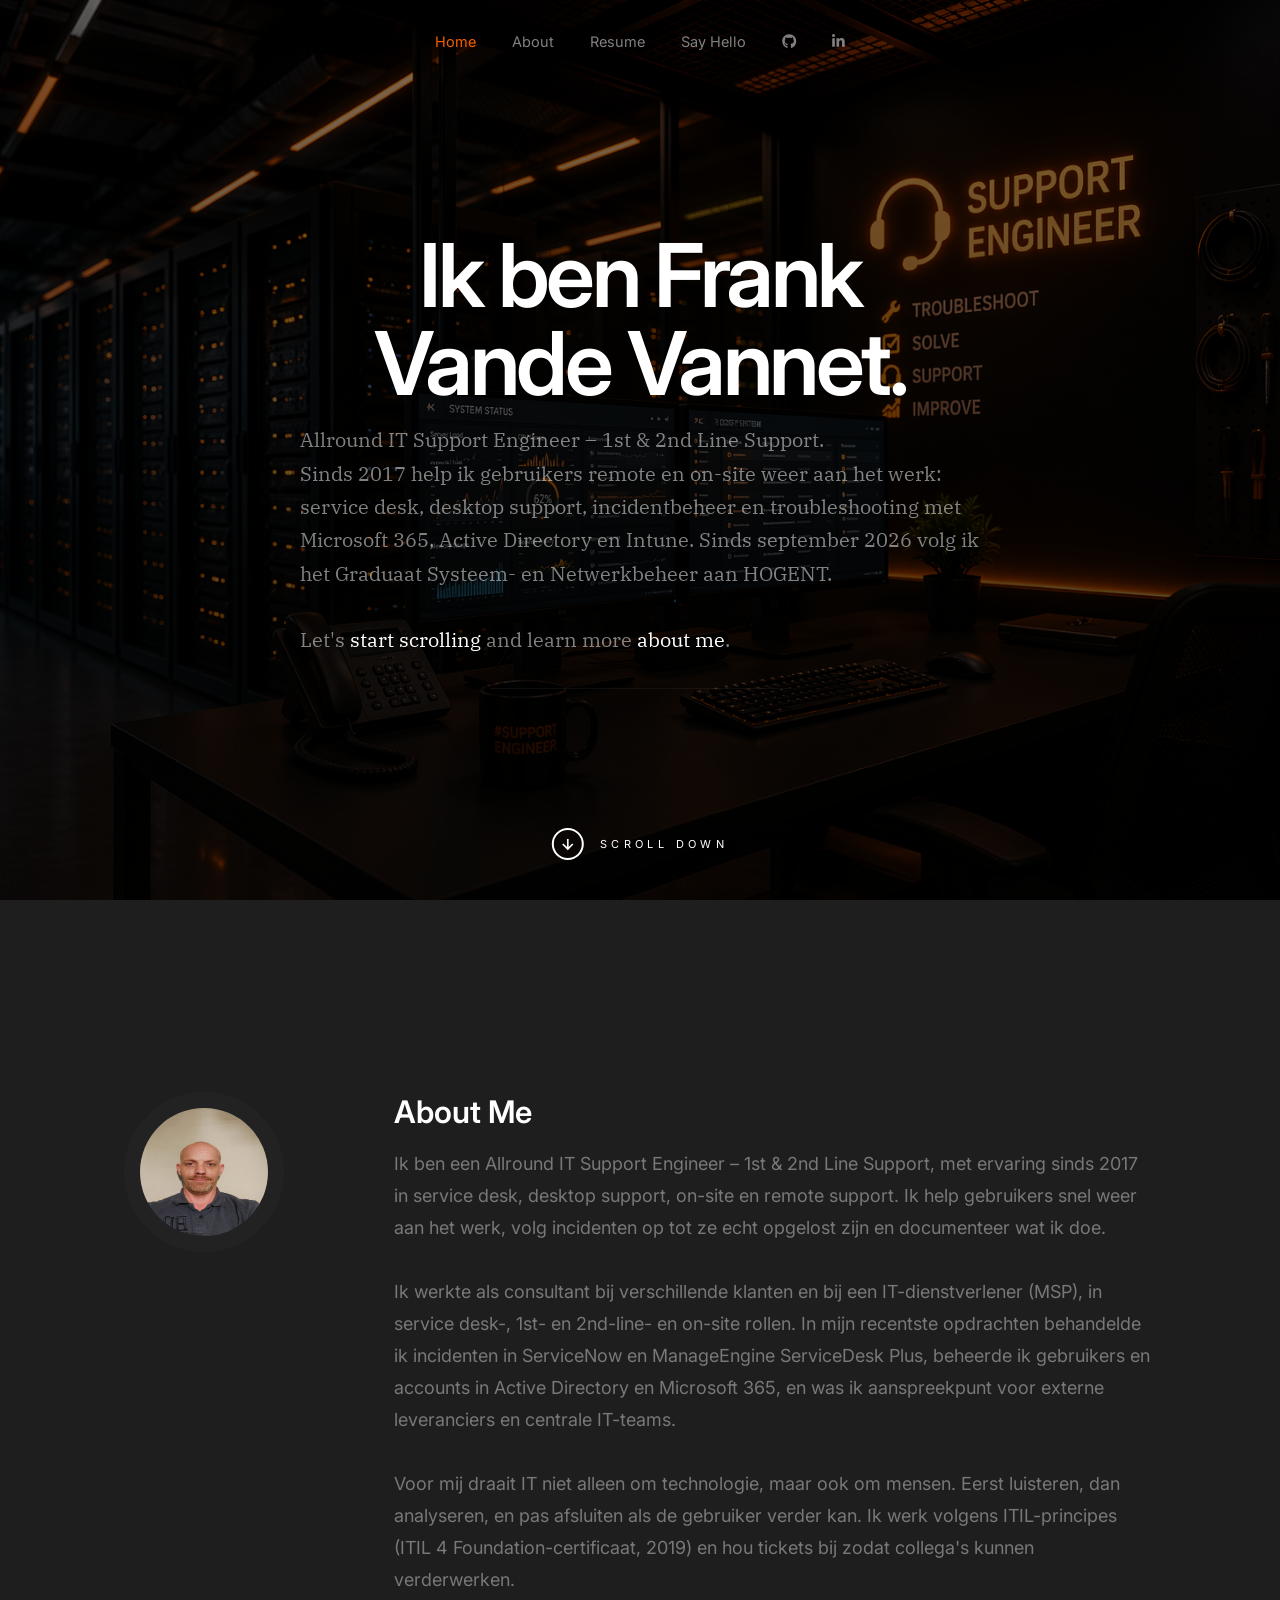
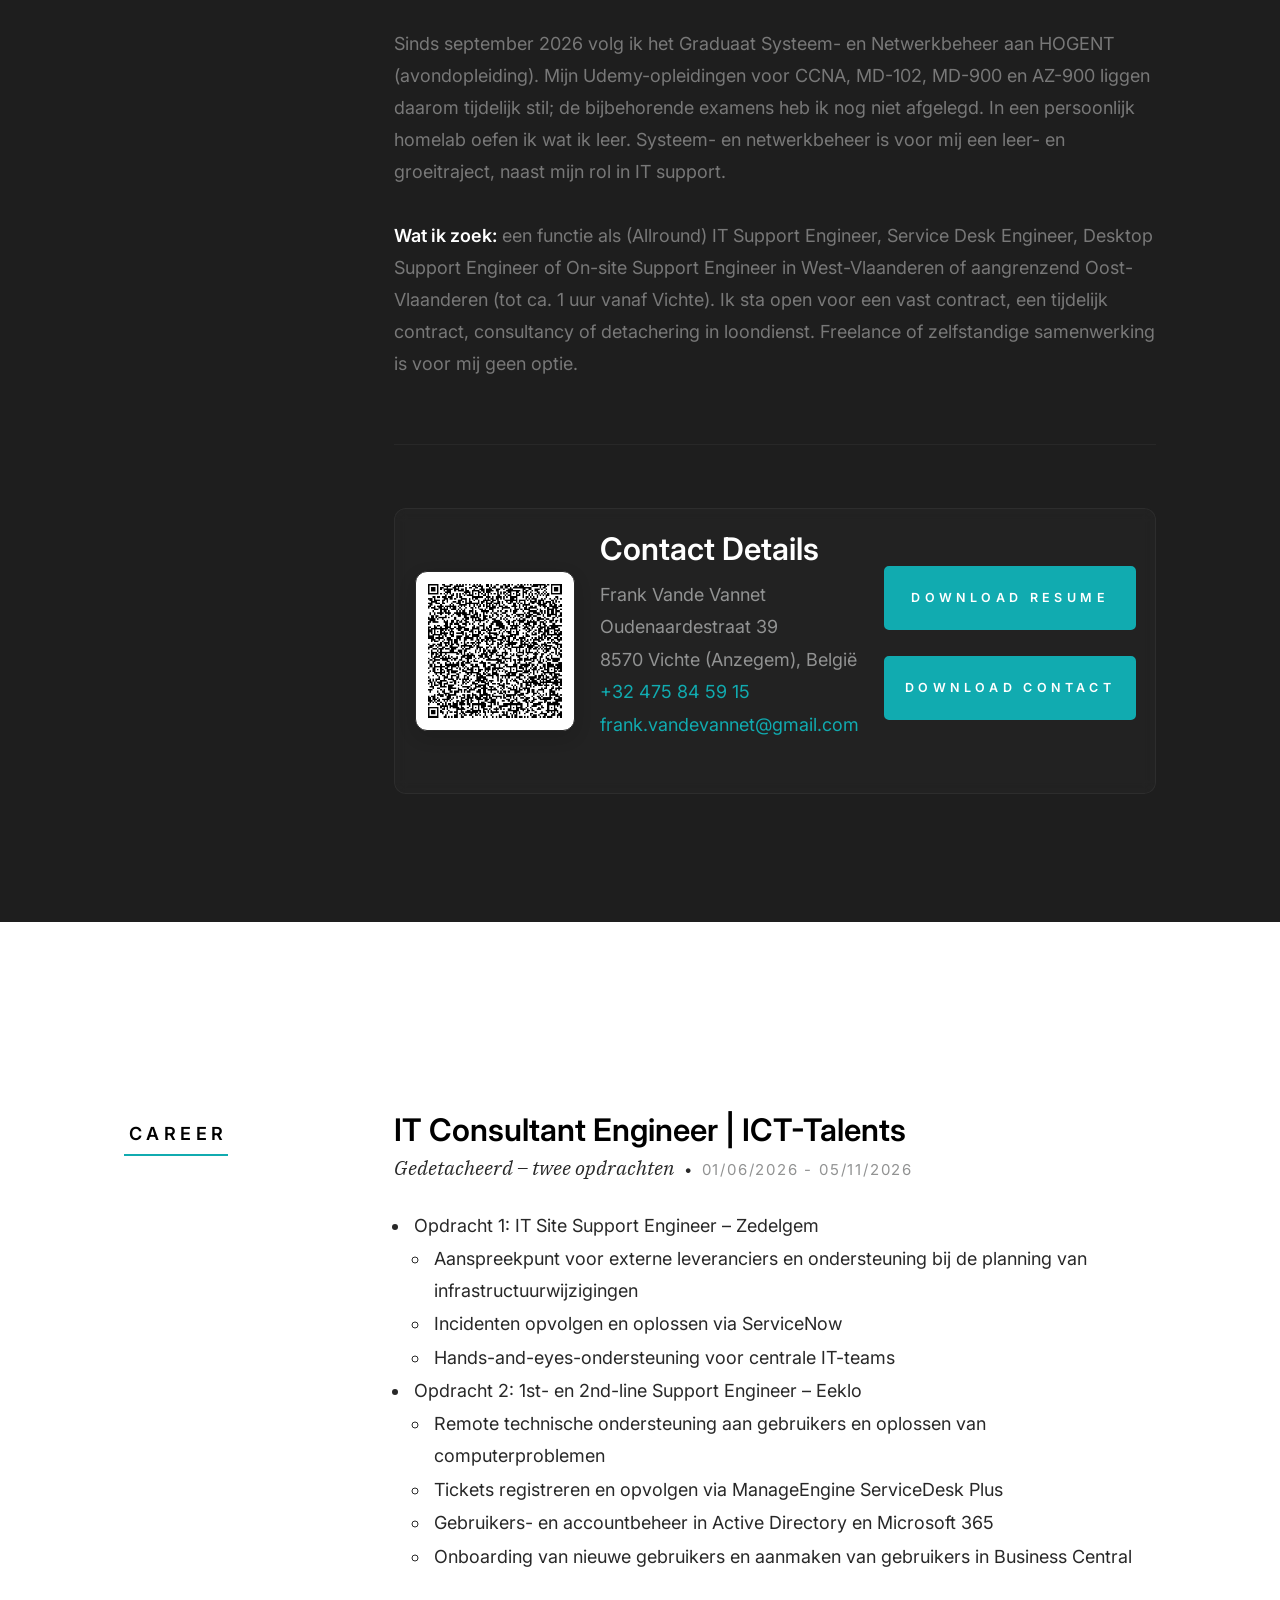
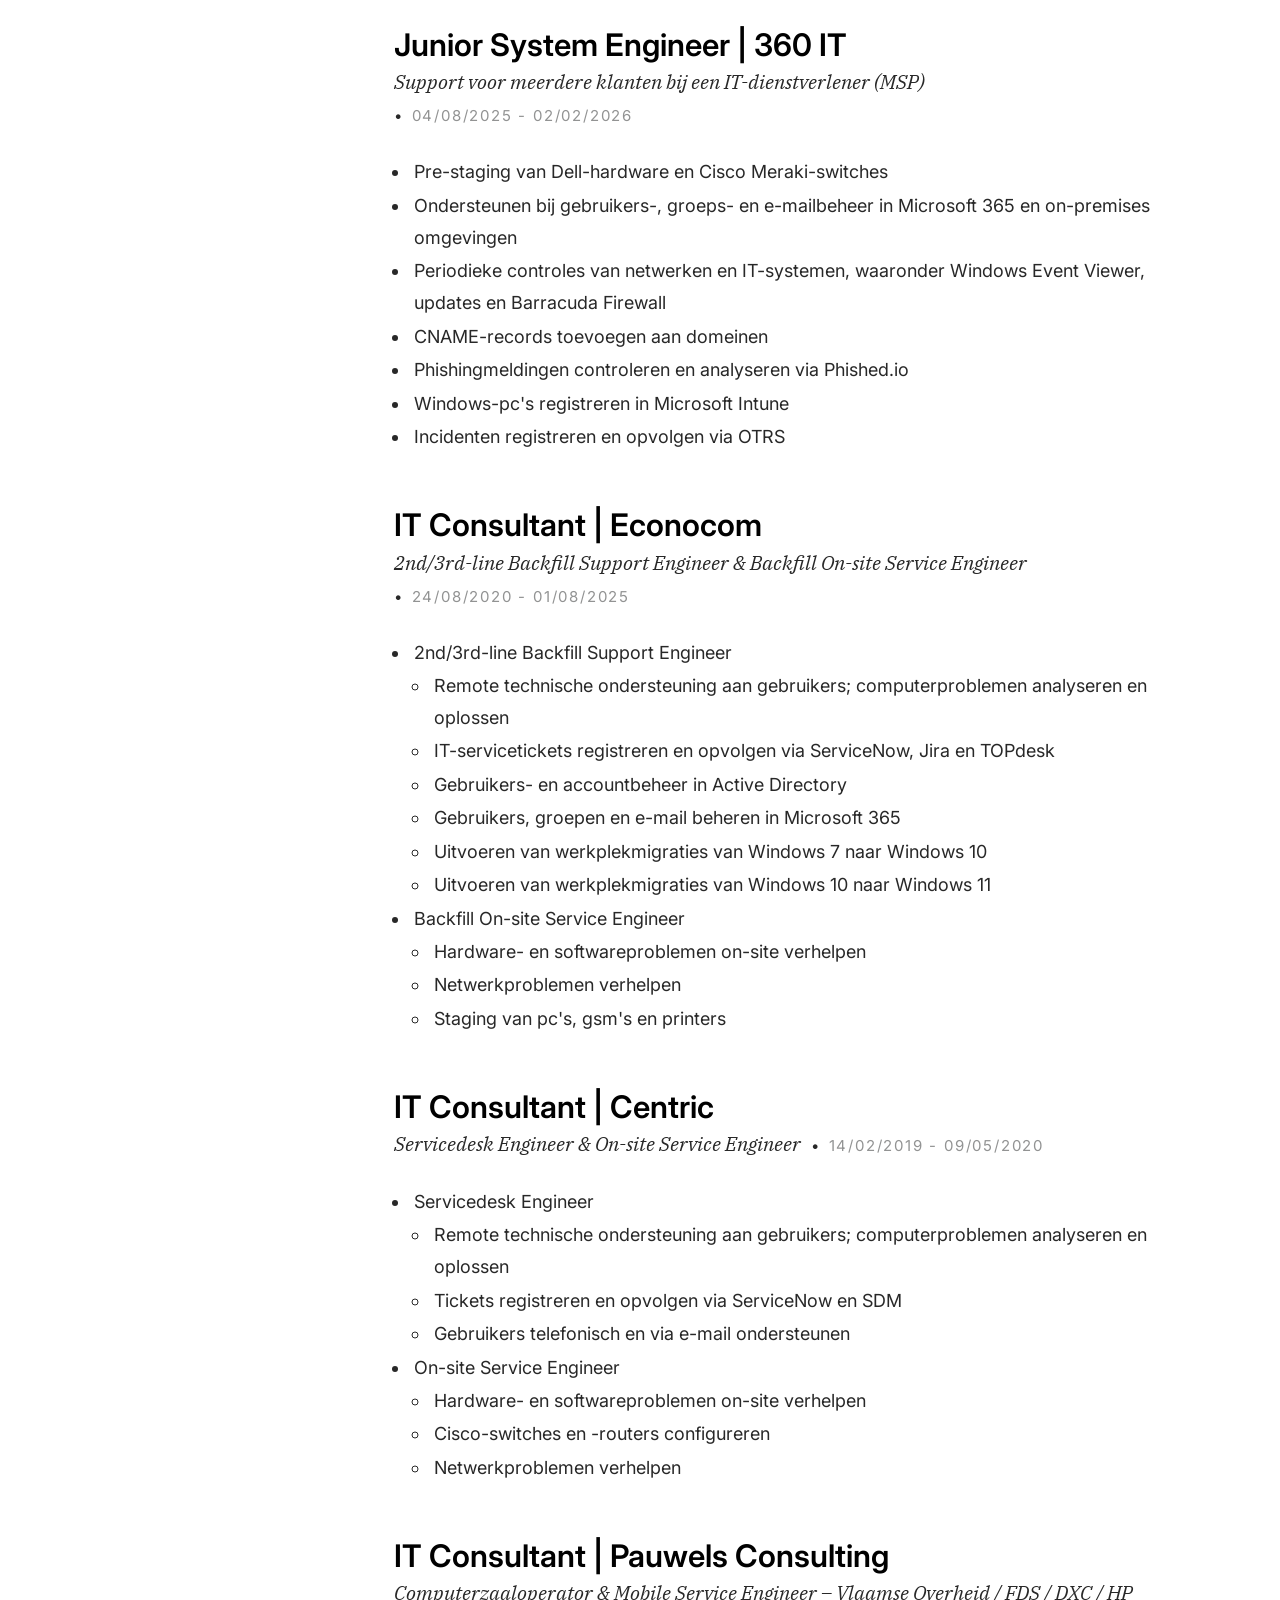
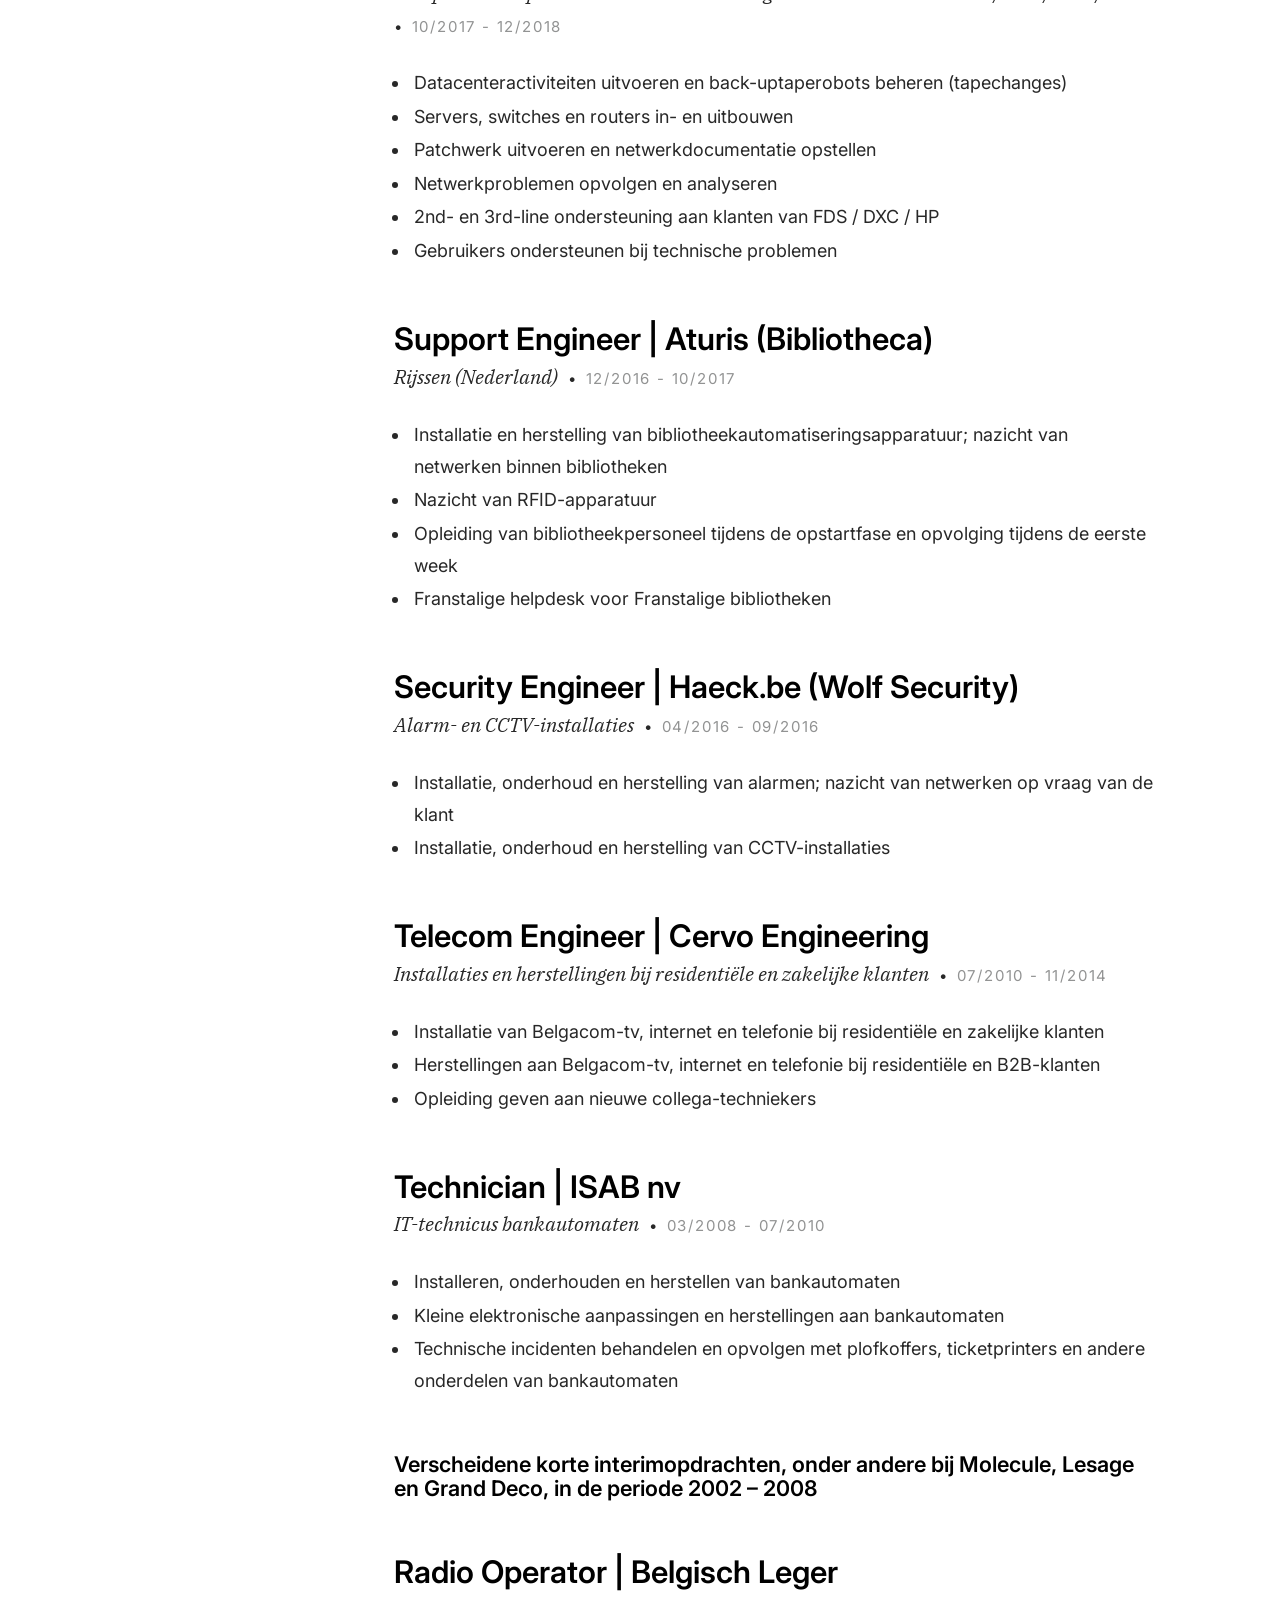
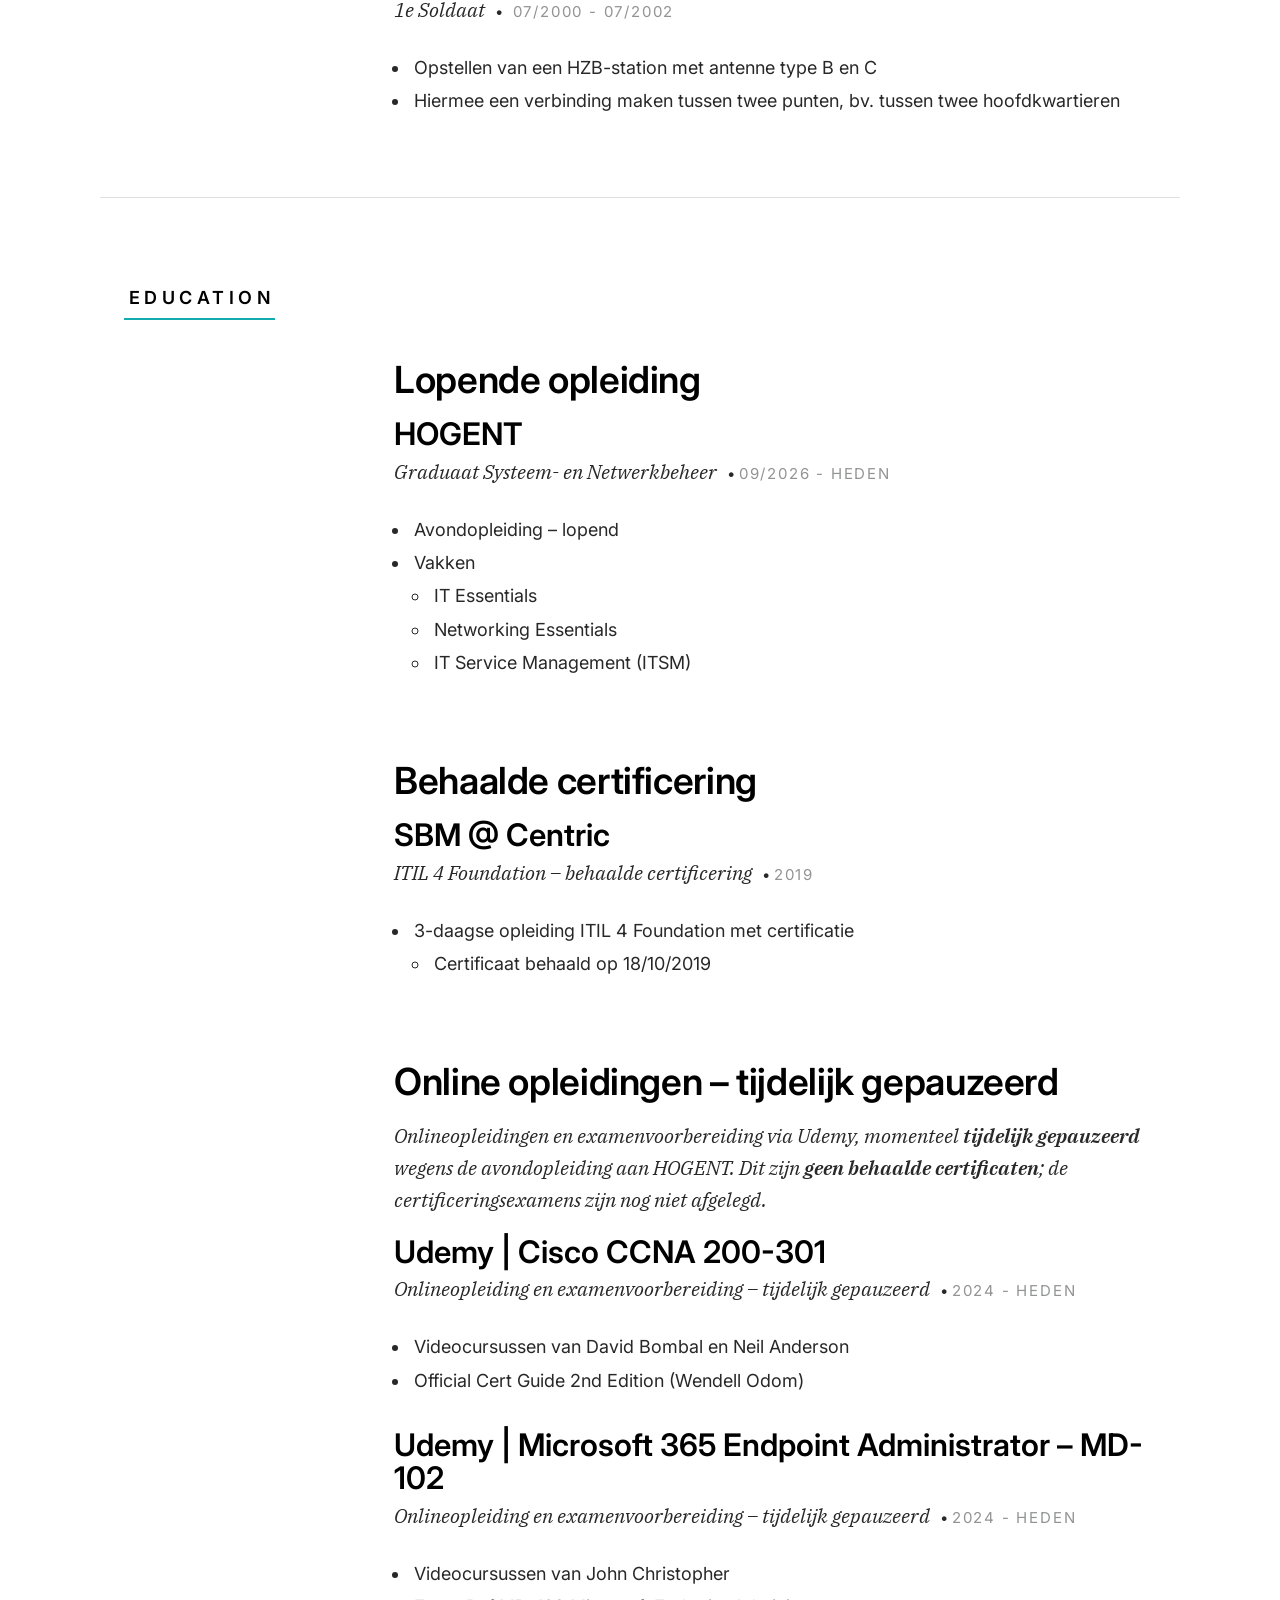
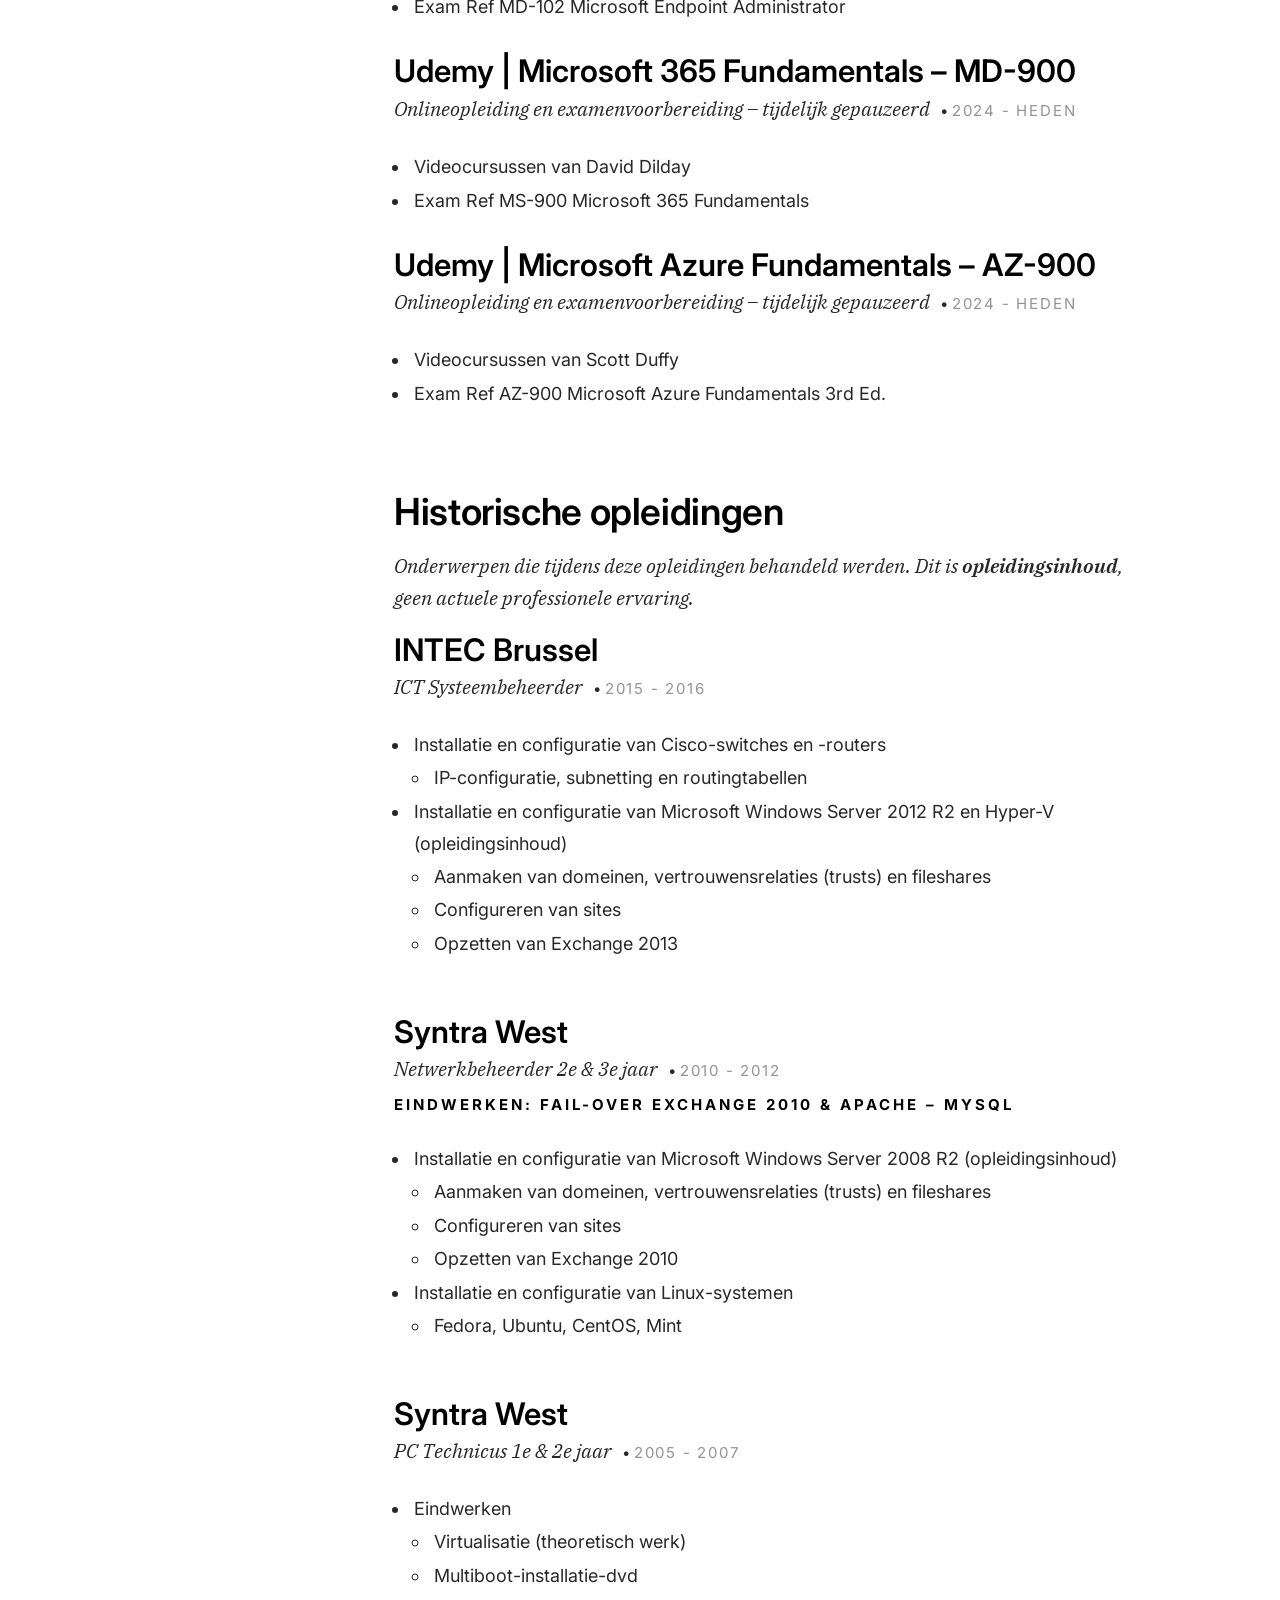
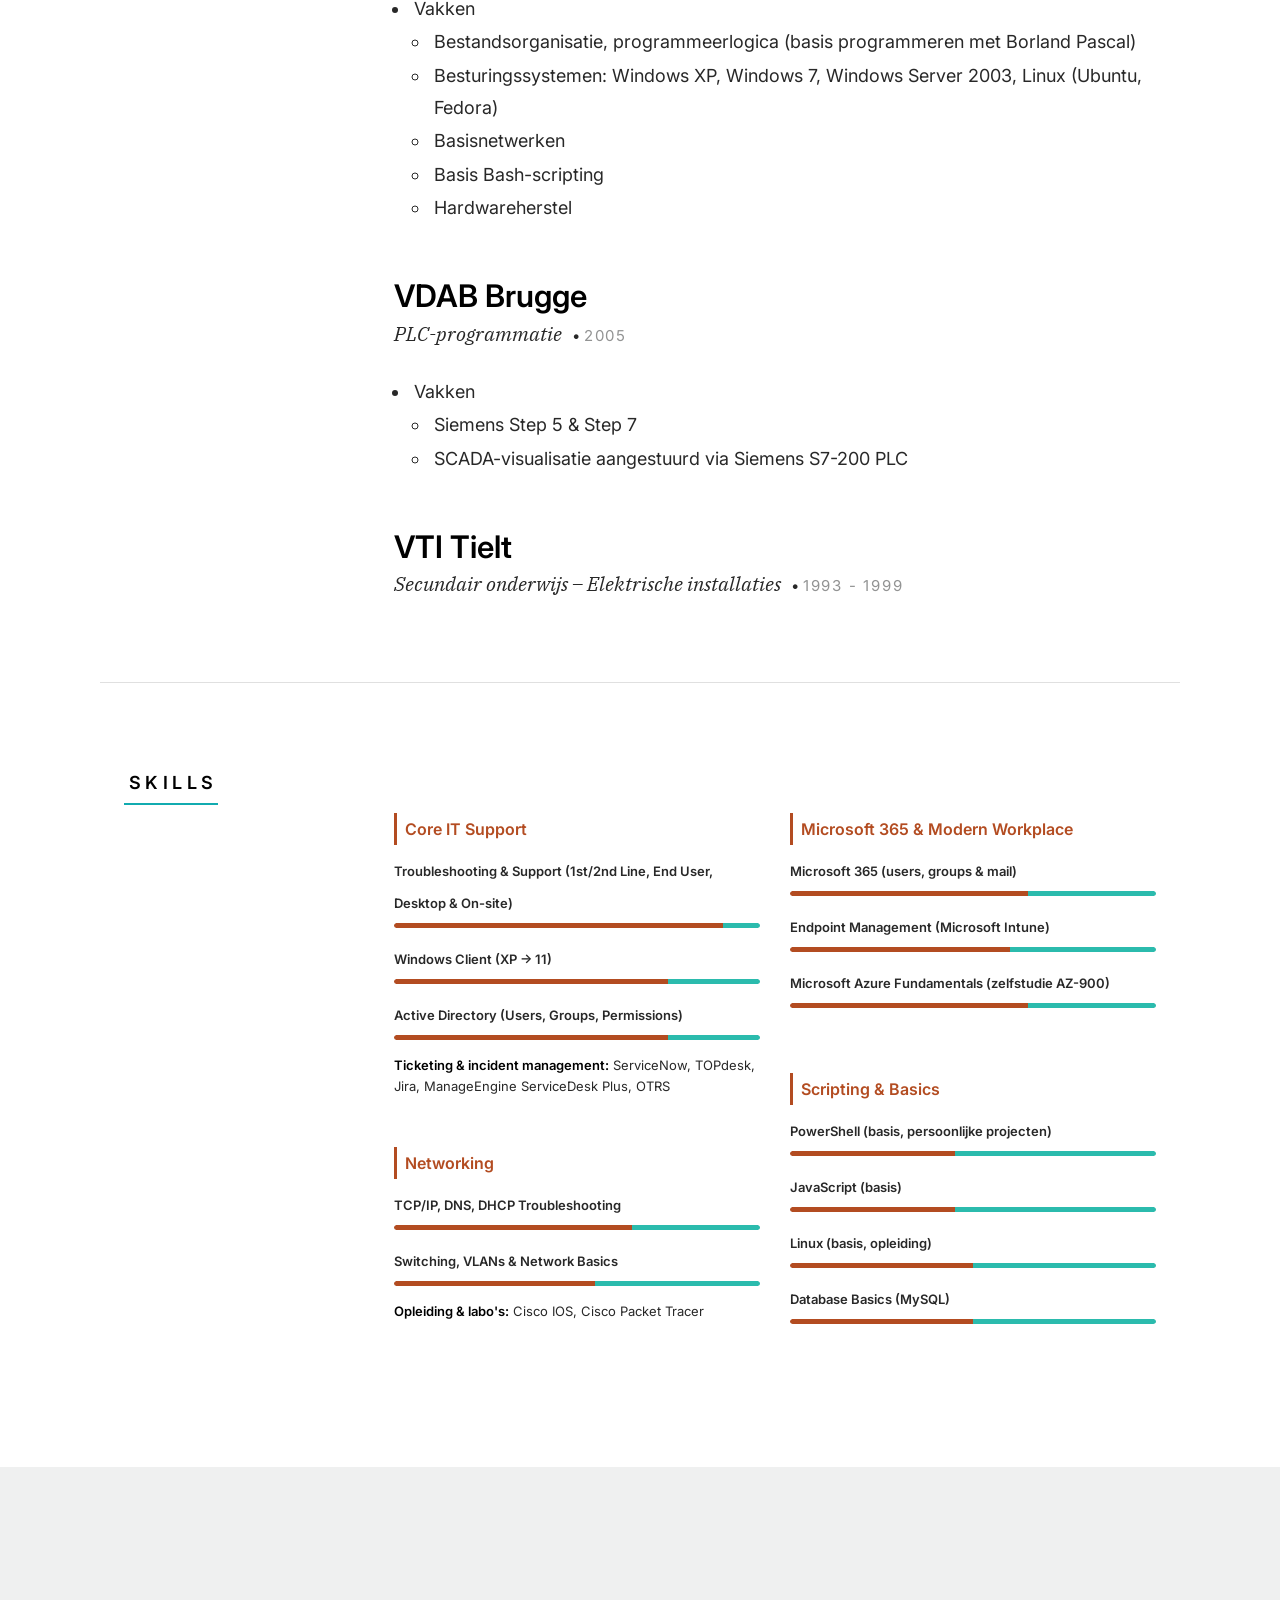
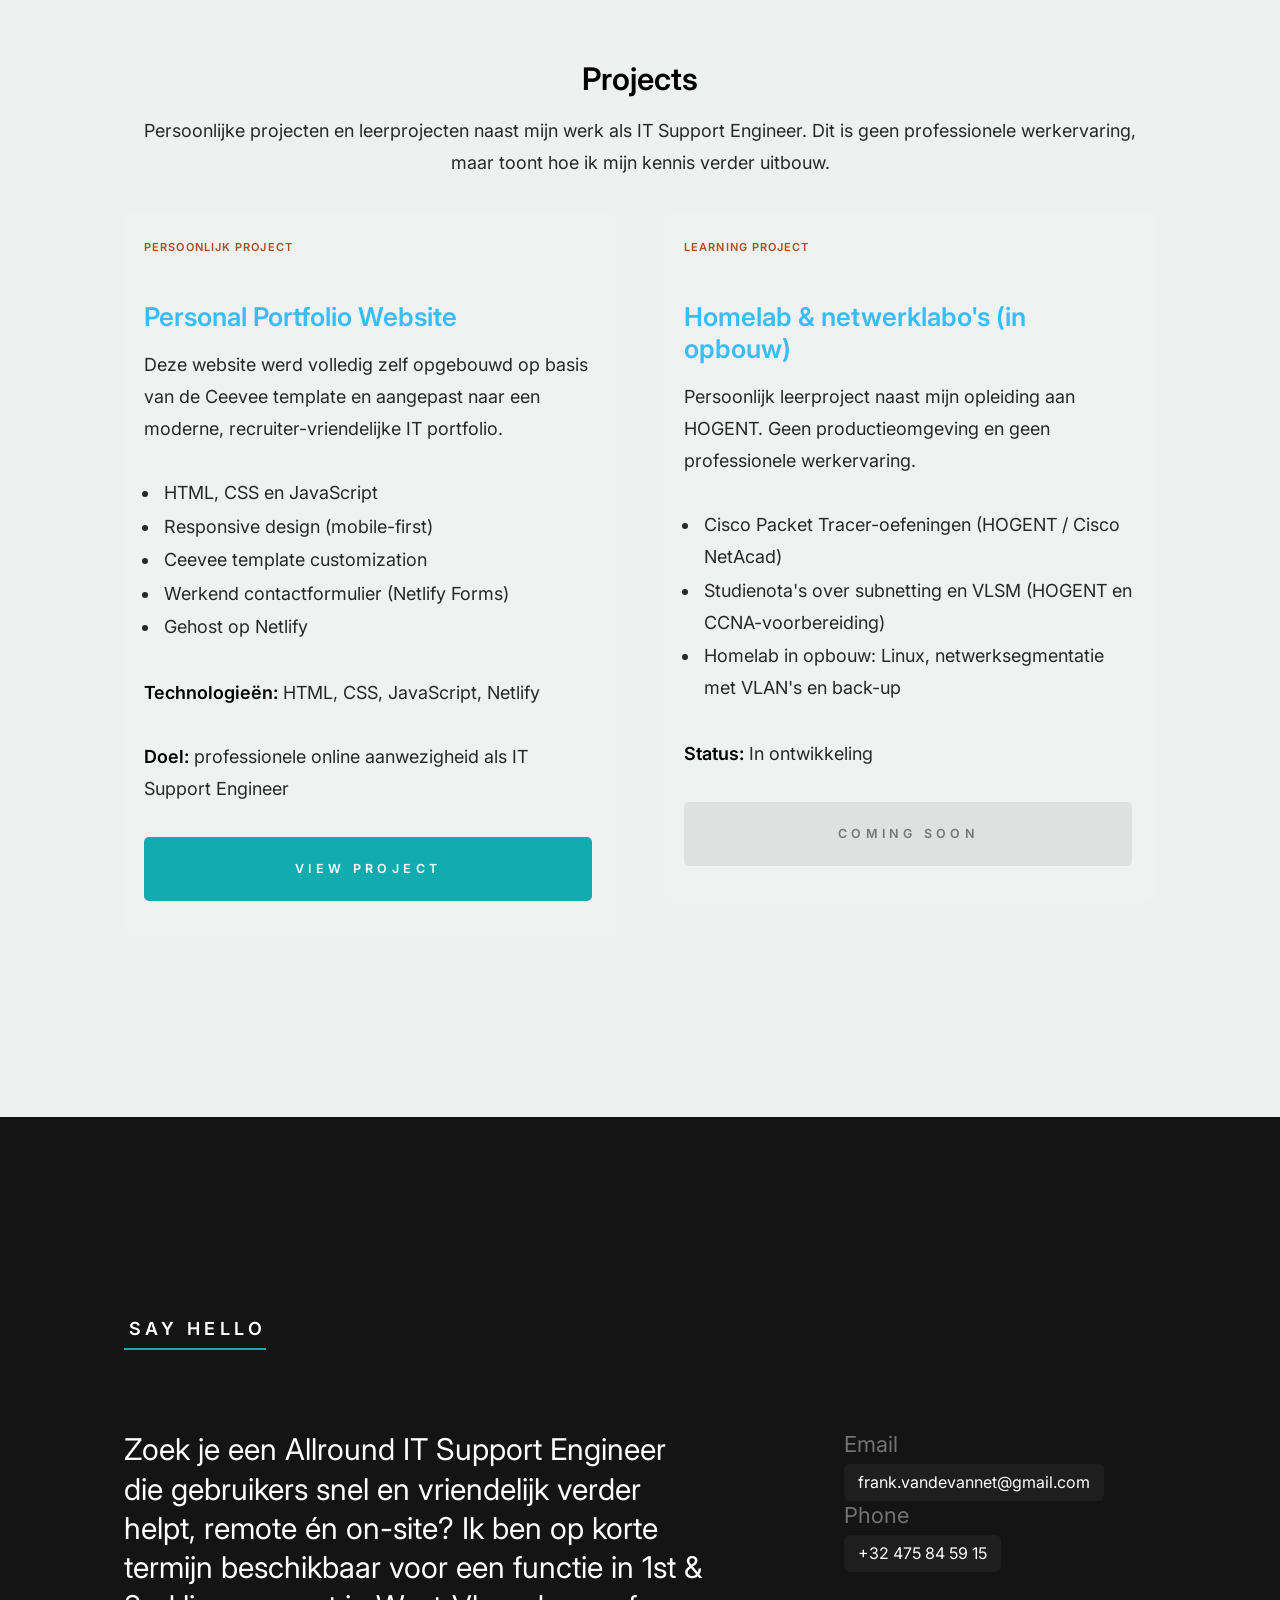
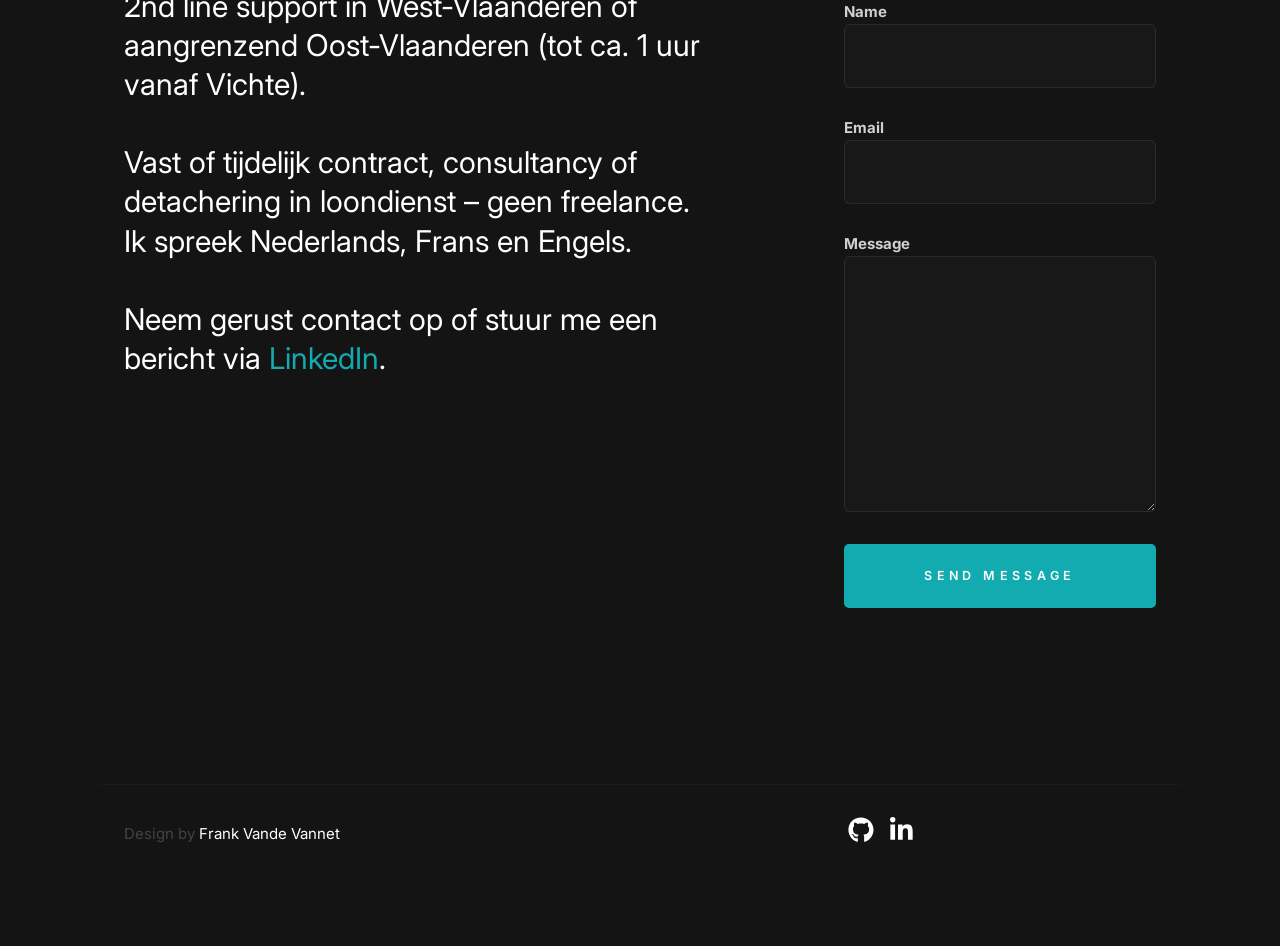
<file: index.html>
<!DOCTYPE html>
<html class="no-js" lang="nl">
<head>

    <!--- basic page needs
    ================================================== -->
    <meta charset="utf-8">
    <title>Frank Vande Vannet – Allround IT Support Engineer – 1st &amp; 2nd Line Support | West-Vlaanderen</title>
    <meta name="description" content="Allround IT Support Engineer – 1st &amp; 2nd Line Support uit Vichte (West-Vlaanderen): service desk, desktop, on-site en remote support, incidentbeheer en troubleshooting met Microsoft 365, Active Directory, Intune en ITSM-platformen.">
    <meta name="author" content="Frank Vande Vannet">
    <link rel="canonical" href="https://main-website-frank.netlify.app/">

    <!-- Open Graph / LinkedIn preview
    ================================================== -->
    <meta property="og:type" content="website">
    <meta property="og:locale" content="nl_BE">
    <meta property="og:site_name" content="Frank Vande Vannet">
    <meta property="og:title" content="Frank Vande Vannet – Allround IT Support Engineer – 1st &amp; 2nd Line Support">
    <meta property="og:description" content="Service desk, desktop, on-site en remote support met Microsoft 365, Active Directory, Intune en ServiceNow. West-Vlaanderen en aangrenzend Oost-Vlaanderen. NL / FR / EN.">
    <meta property="og:url" content="https://main-website-frank.netlify.app/">
    <meta property="og:image" content="https://main-website-frank.netlify.app/images/own/og-image.jpg">
    <meta property="og:image:width" content="1200">
    <meta property="og:image:height" content="630">
    <meta property="og:image:alt" content="Frank Vande Vannet – Allround IT Support Engineer, 1st &amp; 2nd Line Support">
    <meta name="twitter:card" content="summary_large_image">
    <meta name="twitter:title" content="Frank Vande Vannet – Allround IT Support Engineer – 1st &amp; 2nd Line Support">
    <meta name="twitter:description" content="Service desk, desktop, on-site en remote support met Microsoft 365, Active Directory, Intune en ServiceNow.">
    <meta name="twitter:image" content="https://main-website-frank.netlify.app/images/own/og-image.jpg">

    <!-- structured data
    ================================================== -->
    <script type="application/ld+json">
    {
        "@context": "https://schema.org",
        "@type": "Person",
        "name": "Frank Vande Vannet",
        "jobTitle": "Allround IT Support Engineer – 1st & 2nd Line Support",
        "url": "https://main-website-frank.netlify.app/",
        "image": "https://main-website-frank.netlify.app/images/own/OwnAvatar.jpg",
        "address": {
            "@type": "PostalAddress",
            "addressLocality": "Vichte (Anzegem)",
            "addressRegion": "West-Vlaanderen",
            "addressCountry": "BE"
        },
        "knowsLanguage": ["nl", "fr", "en"],
        "knowsAbout": ["IT Support", "1st Line Support", "2nd Line Support", "Service Desk", "Desktop Support", "On-site Support", "Remote Support", "Incident Management", "Troubleshooting", "Microsoft 365", "Active Directory", "Microsoft Intune", "ServiceNow", "TOPdesk", "Networking Fundamentals"],
        "sameAs": ["https://www.linkedin.com/in/frankvvf/", "https://github.com/frankvandevannetlabs"]
    }
    </script>

    <!-- mobile specific metas
    ================================================== -->
    <meta name="viewport" content="width=device-width, initial-scale=1">

    <!-- CSS
    ================================================== -->
    <link rel="stylesheet" href="css/styles.css">
    <link rel="stylesheet" href="css/vendor.css">

    <!-- script
    ================================================== -->
    <script defer src="js/vendor/fontawesome/all.min.js"></script>
     <!-- QR library (lokale kopie van qrcodejs 1.0.0, al aanwezig in de repository) -->
    <script src="js/qrcode.min.js"></script>

    <!-- favicons
    ================================================== -->
    <link rel="icon" type="image/png" href="images/own/favicon.png">
    <link rel="icon" type="image/png" sizes="32x32" href="images/own/favicon-32x32.png">
    <link rel="icon" type="image/png" sizes="16x16" href="images/own/favicon-16x16.png">
    <link rel="apple-touch-icon" sizes="180x180" href="apple-touch-icon.png">
    <link rel="manifest" href="site.webmanifest">
</head>

<body id="top" class="ss-preload">


    <!-- preloader
    ================================================== -->
    <div id="preloader">
        <div id="loader"></div>
    </div>

    <!-- header
    ================================================== -->
    <header class="s-header">
        <div class="row s-header__nav-wrap">
            <nav class="s-header__nav">
                <ul>
                    <li class="current"><a class="smoothscroll" href="#hero">Home</a></li>
                    <li><a class="smoothscroll" href="#about">About</a></li>
                    <li><a class="smoothscroll" href="#resume">Resume</a></li>
                    
                    <li><a class="smoothscroll" href="#contact">Say Hello</a></li>
                    <li><a href="https://github.com/frankvandevannetlabs"><i class="fab fa-github" aria-hidden="true"></i></a></li>
                    <li><a href="https://www.linkedin.com/in/frankvvf/"><i class="fab fa-linkedin-in" aria-hidden="true"></i></a></li>
                </ul>
            </nav>
        </div> <!-- end row -->
        
        <a class="s-header__menu-toggle" href="#0" title="Menu">
            <span class="s-header__menu-icon"></span>
        </a>
    </header> <!-- end s-header -->

    <!-- hero
    ================================================== -->
    <section id="hero" class="s-hero target-section">

        <div class="s-hero__bg rellax" data-rellax-speed="-7"></div>

        <div class="row s-hero__content">
            <div class="column">

                <div class="s-hero__content-about">

                    <h1>Ik ben Frank <br> Vande Vannet.</h1>

                    <h3>
                    Allround IT Support Engineer – 1st &amp; 2nd Line Support.<br>
                    Sinds 2017 help ik gebruikers remote en on-site weer aan het werk: service desk, desktop support, incidentbeheer en troubleshooting met Microsoft 365, Active Directory en Intune.
                    Sinds september 2026 volg ik het Graduaat Systeem- en Netwerkbeheer aan HOGENT.
                    <br><br>
                    Let's <a class="smoothscroll" href="#about">start scrolling</a>
                    and learn more <a class="smoothscroll" href="#about">about me</a>.
                    </h3>
                    

                </div> <!-- end s-hero__content-about -->
                    <div class="s-hero__content-social"></div>
            </div>
        </div> <!-- s-hero__content -->

        <div class="s-hero__scroll">
            <a href="#about" class="s-hero__scroll-link smoothscroll">
                <span class="scroll-arrow">
                    <svg xmlns="http://www.w3.org/2000/svg" width="24" height="24" viewBox="0 0 24 24" style="fill:rgba(0, 0, 0, 1);"><path d="M18.707 12.707L17.293 11.293 13 15.586 13 6 11 6 11 15.586 6.707 11.293 5.293 12.707 12 19.414z"></path></svg>
                </span>
                <span class="scroll-text">Scroll Down</span>
            </a>
        </div> <!-- s-hero__scroll -->

    </section> <!-- end s-hero -->

    <!-- about
    ================================================== -->
    <section id="about" class="s-about target-section">

        <div class="row">
            <div class="column large-3 tab-12">
                <img class="s-about__pic" src="images/own/OwnAvatar.jpg" alt="Frank Vande Vannet">
            </div>
            <div class="column large-9 tab-12 s-about__content">
                <h3>About Me</h3>
                <p>
                Ik ben een Allround IT Support Engineer – 1st &amp; 2nd Line Support, met ervaring sinds 2017 in service desk, desktop support, on-site en remote support.
                Ik help gebruikers snel weer aan het werk, volg incidenten op tot ze echt opgelost zijn en documenteer wat ik doe.
                <br><br>Ik werkte als consultant bij verschillende klanten en bij een IT-dienstverlener (MSP), in service desk-, 1st- en 2nd-line- en on-site rollen.
                In mijn recentste opdrachten behandelde ik incidenten in ServiceNow en ManageEngine ServiceDesk Plus, beheerde ik gebruikers en accounts in
                Active Directory en Microsoft 365, en was ik aanspreekpunt voor externe leveranciers en centrale IT-teams.
                <br><br>Voor mij draait IT niet alleen om technologie, maar ook om mensen. Eerst luisteren, dan analyseren, en pas afsluiten als de gebruiker verder kan.
                Ik werk volgens ITIL-principes (ITIL 4 Foundation-certificaat, 2019) en hou tickets bij zodat collega's kunnen verderwerken.
                <br><br>Sinds september 2026 volg ik het Graduaat Systeem- en Netwerkbeheer aan HOGENT (avondopleiding). Mijn Udemy-opleidingen voor CCNA, MD-102, MD-900 en AZ-900
                liggen daarom tijdelijk stil; de bijbehorende examens heb ik nog niet afgelegd. In een persoonlijk homelab oefen ik wat ik leer.
                Systeem- en netwerkbeheer is voor mij een leer- en groeitraject, naast mijn rol in IT support.
                <br><br><strong>Wat ik zoek:</strong> een functie als (Allround) IT Support Engineer, Service Desk Engineer, Desktop Support Engineer of On-site Support Engineer
                in West-Vlaanderen of aangrenzend Oost-Vlaanderen (tot ca. 1 uur vanaf Vichte). Ik sta open voor een vast contract, een tijdelijk contract,
                consultancy of detachering in loondienst. Freelance of zelfstandige samenwerking is voor mij geen optie.
                </p>

                <hr>

                <div class="about-contact">

    <!-- QR CODE (vCard) -->
    <div class="about-contact__qr">
        <div id="qrcode-vcard"></div>
        <script>
            // generate vCard QR code
            new QRCode(document.getElementById("qrcode-vcard"), {
                text: `BEGIN:VCARD
VERSION:3.0
N:Vande Vannet;Frank;;;
FN:Frank Vande Vannet
TEL;TYPE=cell:+32475845915
EMAIL:frank.vandevannet@gmail.com
ADR;TYPE=home,work:;;Oudenaardestraat 39;Vichte (Anzegem);Belgie;8570;
URL:https://main-website-frank.netlify.app/
END:VCARD`,
                width: 180,
                height: 180,
                correctLevel: QRCode.CorrectLevel.H
            });
        </script>
    </div>

    <!-- CONTACT INFO -->
    <div class="about-contact__info">
        <h3>Contact Details</h3>

        <p>
            Frank Vande Vannet<br>
            Oudenaardestraat 39<br>
            8570 Vichte (Anzegem), België<br>
            <a href="tel:+32475845915">+32 475 84 59 15</a><br>
            <a href="mailto:frank.vandevannet@gmail.com">frank.vandevannet@gmail.com</a>
        </p>
    </div>

    <!-- BUTTONS -->
    <div class="about-contact__actions">
        <a href="assets/cv/CV_Frank_Vande_Vannet_11-2026-NL.pdf" download="CV_Frank_Vande_Vannet_11-2026-NL.pdf" type="application/pdf" class="btn btn--primary">Download Resume</a>
        <a href="Download/Frank_Vande_Vannet.vcf" download="Frank_Vande_Vannet.vcf" class="btn btn--primary">Download Contact</a>
    </div>

</div>
            </div>
        </div> <!-- end row -->

    </section> <!-- end s-about -->


    <!-- resume
    ================================================== -->
    <section id="resume" class="s-resume target-section">
        
       
        <div class="row s-resume__section">
            <div class="column large-3 tab-12">
                <h3 class="section-header-allcaps">Career</h3>
            </div>
            <div class="column large-9 tab-12">
                <div class="resume-block">
                    <div class="resume-block__header">
                        <h4 class="h3">IT Consultant Engineer | ICT-Talents</h4>
                        <p class="resume-block__header-meta">
                            <span>Gedetacheerd – twee opdrachten</span>
                            <span class="resume-block__header-date">
                                01/06/2026 - 05/11/2026
                            </span>
                        </p>
                    </div>
                    <ul>
                        <li>Opdracht 1: IT Site Support Engineer – Zedelgem
                            <ul>
                                <li>Aanspreekpunt voor externe leveranciers en ondersteuning bij de planning van infrastructuurwijzigingen</li>
                                <li>Incidenten opvolgen en oplossen via ServiceNow</li>
                                <li>Hands-and-eyes-ondersteuning voor centrale IT-teams</li>
                            </ul>
                        </li>
                        <li>Opdracht 2: 1st- en 2nd-line Support Engineer – Eeklo
                            <ul>
                                <li>Remote technische ondersteuning aan gebruikers en oplossen van computerproblemen</li>
                                <li>Tickets registreren en opvolgen via ManageEngine ServiceDesk Plus</li>
                                <li>Gebruikers- en accountbeheer in Active Directory en Microsoft 365</li>
                                <li>Onboarding van nieuwe gebruikers en aanmaken van gebruikers in Business Central</li>
                            </ul>
                        </li>
                    </ul>
                </div> <!-- end resume-block -->
                <div class="resume-block">
                    <div class="resume-block__header">
                        <h4 class="h3">Junior System Engineer | 360 IT</h4>
                        <p class="resume-block__header-meta">
                            <span>Support voor meerdere klanten bij een IT-dienstverlener (MSP)</span>
                            <span class="resume-block__header-date">
                                04/08/2025 - 02/02/2026
                            </span>
                        </p>
                    </div>
                    <ul>
                        <li>Pre-staging van Dell-hardware en Cisco Meraki-switches</li>
                        <li>Ondersteunen bij gebruikers-, groeps- en e-mailbeheer in Microsoft 365 en on-premises omgevingen</li>
                        <li>Periodieke controles van netwerken en IT-systemen, waaronder Windows Event Viewer, updates en Barracuda Firewall</li>
                        <li>CNAME-records toevoegen aan domeinen</li>
                        <li>Phishingmeldingen controleren en analyseren via Phished.io</li>
                        <li>Windows-pc's registreren in Microsoft Intune</li>
                        <li>Incidenten registreren en opvolgen via OTRS</li>
                    </ul>
                </div> <!-- end resume-block -->
                <div class="resume-block">
                    <div class="resume-block__header">
                        <h4 class="h3">IT Consultant | Econocom</h4>
                        <p class="resume-block__header-meta">
                            <span>2nd/3rd-line Backfill Support Engineer &amp; Backfill On-site Service Engineer</span>
                            <span class="resume-block__header-date">
                                24/08/2020 - 01/08/2025
                            </span>
                        </p>
                    </div>
                    <ul>
                        <li>2nd/3rd-line Backfill Support Engineer
                            <ul>
                                <li>Remote technische ondersteuning aan gebruikers; computerproblemen analyseren en oplossen</li>
                                <li>IT-servicetickets registreren en opvolgen via ServiceNow, Jira en TOPdesk</li>
                                <li>Gebruikers- en accountbeheer in Active Directory</li>
                                <li>Gebruikers, groepen en e-mail beheren in Microsoft 365</li>
                                <li>Uitvoeren van werkplekmigraties van Windows 7 naar Windows 10</li>
                                <li>Uitvoeren van werkplekmigraties van Windows 10 naar Windows 11</li>
                            </ul>
                        </li>
                        <li>Backfill On-site Service Engineer
                            <ul>
                                <li>Hardware- en softwareproblemen on-site verhelpen</li>
                                <li>Netwerkproblemen verhelpen</li>
                                <li>Staging van pc's, gsm's en printers</li>
                            </ul>
                        </li>
                    </ul>
                </div> <!-- end resume-block -->
                <div class="resume-block">
                    <div class="resume-block__header">
                        <h4 class="h3">IT Consultant | Centric</h4>
                        <p class="resume-block__header-meta">
                            <span>Servicedesk Engineer &amp; On-site Service Engineer</span>
                            <span class="resume-block__header-date">
                                14/02/2019 - 09/05/2020
                            </span>
                        </p>
                    </div>
                    <ul>
                        <li>Servicedesk Engineer
                            <ul>
                                <li>Remote technische ondersteuning aan gebruikers; computerproblemen analyseren en oplossen</li>
                                <li>Tickets registreren en opvolgen via ServiceNow en SDM</li>
                                <li>Gebruikers telefonisch en via e-mail ondersteunen</li>
                            </ul>
                        </li>
                        <li>On-site Service Engineer
                            <ul>
                                <li>Hardware- en softwareproblemen on-site verhelpen</li>
                                <li>Cisco-switches en -routers configureren</li>
                                <li>Netwerkproblemen verhelpen</li>
                            </ul>
                        </li>
                    </ul>
                </div> <!-- end resume-block -->
                <div class="resume-block">
                    <div class="resume-block__header">
                        <h4 class="h3">IT Consultant | Pauwels Consulting</h4>
                        <p class="resume-block__header-meta">
                            <span>Computerzaaloperator &amp; Mobile Service Engineer – Vlaamse Overheid / FDS / DXC / HP</span>
                            <span class="resume-block__header-date">
                                10/2017 - 12/2018
                            </span>
                        </p>
                    </div>
                    <ul>
                        <li>Datacenteractiviteiten uitvoeren en back-uptaperobots beheren (tapechanges)</li>
                        <li>Servers, switches en routers in- en uitbouwen</li>
                        <li>Patchwerk uitvoeren en netwerkdocumentatie opstellen</li>
                        <li>Netwerkproblemen opvolgen en analyseren</li>
                        <li>2nd- en 3rd-line ondersteuning aan klanten van FDS / DXC / HP</li>
                        <li>Gebruikers ondersteunen bij technische problemen</li>
                    </ul>
                </div> <!-- end resume-block -->
                <div class="resume-block">
                    <div class="resume-block__header">
                        <h4 class="h3">Support Engineer | Aturis (Bibliotheca)</h4>
                        <p class="resume-block__header-meta">
                            <span>Rijssen (Nederland)</span>
                            <span class="resume-block__header-date">
                                12/2016 - 10/2017
                            </span>
                        </p>
                    </div>
                    <ul>
                        <li>Installatie en herstelling van bibliotheekautomatiseringsapparatuur; nazicht van netwerken binnen bibliotheken</li>
                        <li>Nazicht van RFID-apparatuur</li>
                        <li>Opleiding van bibliotheekpersoneel tijdens de opstartfase en opvolging tijdens de eerste week</li>
                        <li>Franstalige helpdesk voor Franstalige bibliotheken</li>
                    </ul>
                </div> <!-- end resume-block -->
                <div class="resume-block">
                    <div class="resume-block__header">
                        <h4 class="h3">Security Engineer | Haeck.be (Wolf Security)</h4>
                        <p class="resume-block__header-meta">
                            <span>Alarm- en CCTV-installaties</span>
                            <span class="resume-block__header-date">
                                04/2016 - 09/2016
                            </span>
                        </p>
                    </div>
                    <ul>
                        <li>Installatie, onderhoud en herstelling van alarmen; nazicht van netwerken op vraag van de klant</li>
                        <li>Installatie, onderhoud en herstelling van CCTV-installaties</li>
                    </ul>
                </div> <!-- end resume-block -->
                <div class="resume-block">
                    <div class="resume-block__header">
                        <h4 class="h3">Telecom Engineer | Cervo Engineering</h4>
                        <p class="resume-block__header-meta">
                            <span>Installaties en herstellingen bij residentiële en zakelijke klanten</span>
                            <span class="resume-block__header-date">
                                07/2010 - 11/2014
                            </span>
                        </p>
                    </div>
                    <ul>
                        <li>Installatie van Belgacom-tv, internet en telefonie bij residentiële en zakelijke klanten</li>
                        <li>Herstellingen aan Belgacom-tv, internet en telefonie bij residentiële en B2B-klanten</li>
                        <li>Opleiding geven aan nieuwe collega-techniekers</li>
                    </ul>
                </div> <!-- end resume-block -->
                <div class="resume-block">
                    <div class="resume-block__header">
                        <h4 class="h3">Technician | ISAB nv</h4>
                        <p class="resume-block__header-meta">
                            <span>IT-technicus bankautomaten</span>
                            <span class="resume-block__header-date">
                                03/2008 - 07/2010
                            </span>
                        </p>
                    </div>
                    <ul>
                        <li>Installeren, onderhouden en herstellen van bankautomaten</li>
                        <li>Kleine elektronische aanpassingen en herstellingen aan bankautomaten</li>
                        <li>Technische incidenten behandelen en opvolgen met plofkoffers, ticketprinters en andere onderdelen van bankautomaten</li>
                    </ul>
                </div> <!-- end resume-block -->
                <div class="resume-block">
                    <div class="resume-block__header">
                        <h4 class="h5">Verscheidene korte interimopdrachten, onder andere bij Molecule, Lesage en Grand Deco, in de periode 2002 – 2008</h4>
                    </div>
                </div> <!-- end resume-block -->
                <div class="resume-block">
                    <div class="resume-block__header">
                        <h4 class="h3">Radio Operator | Belgisch Leger</h4>
                        <p class="resume-block__header-meta">
                            <span>1e Soldaat</span>
                            <span class="resume-block__header-date">
                                07/2000 - 07/2002
                            </span>
                        </p>
                    </div>
                    <ul>
                        <li>Opstellen van een HZB-station met antenne type B en C</li>
                        <li>Hiermee een verbinding maken tussen twee punten, bv. tussen twee hoofdkwartieren</li>
                    </ul>
                </div> <!-- end resume-block -->
            </div>
        </div> <!-- s-resume__section -->


        <div class="row s-resume__section">
    <div class="column large-3 tab-12">
        <h3 class="section-header-allcaps">Education</h3>
    </div>

    <div class="column large-9 tab-12">

        <!-- 🎓 Lopende opleiding -->
        <h2 class="resume-subtitle">Lopende opleiding</h2>
        <div class="resume-block"> <!-- s-Training__section -->
            <div class="resume-block__header">
                <h4 class="h3">HOGENT</h4>
                <p class="resume-block__header-meta">
                    <span>Graduaat Systeem- en Netwerkbeheer</span>
                    <span class="resume-block__header-date">09/2026 - heden</span>
                </p>
            </div>
            <ul>
                <li>Avondopleiding – lopend</li>
                <li>Vakken
                    <ul>
                        <li>IT Essentials</li>
                        <li>Networking Essentials</li>
                        <li>IT Service Management (ITSM)</li>
                    </ul>
                </li>
            </ul>
        </div> <!-- s-Training__section -->
        <!-- 🏅 Behaalde certificering -->
        <h2 class="resume-subtitle">Behaalde certificering</h2>
        <div class="resume-block"> <!-- s-Training__section -->
            <div class="resume-block__header">
                <h4 class="h3">SBM @ Centric</h4>
                <p class="resume-block__header-meta">
                    <span>ITIL 4 Foundation – behaalde certificering</span>
                    <span class="resume-block__header-date">2019</span>
                </p>
            </div>
            <ul>
                <li>3-daagse opleiding ITIL 4 Foundation met certificatie
                    <ul>
                        <li>Certificaat behaald op 18/10/2019</li>
                    </ul>
                </li>
            </ul>
        </div> <!-- s-Training__section -->
        <!-- 💻 Online Education -->
        <h2 class="resume-subtitle">Online opleidingen – tijdelijk gepauzeerd</h2>
        <p class="resume-note resume-note--meta">Onlineopleidingen en examenvoorbereiding via Udemy, momenteel <strong>tijdelijk gepauzeerd</strong> wegens de avondopleiding aan HOGENT. Dit zijn <strong>geen behaalde certificaten</strong>; de certificeringsexamens zijn nog niet afgelegd.</p>
        <div class="resume-block">
            <div class="resume-block__header">
                <h4 class="h3">Udemy | Cisco CCNA 200-301</h4>
                <p class="resume-block__header-meta">
                    <span>Onlineopleiding en examenvoorbereiding – tijdelijk gepauzeerd</span>
                    <span class="resume-block__header-date">2024 - heden</span>
                </p>
                <ul>
                    <li>Videocursussen van David Bombal en Neil Anderson</li>
                    <li>Official Cert Guide 2nd Edition (Wendell Odom)</li>
               </ul>
           </div>
           <div class="resume-block__header">
                <h4 class="h3">Udemy | Microsoft 365 Endpoint Administrator – MD-102</h4>
                <p class="resume-block__header-meta">
                    <span>Onlineopleiding en examenvoorbereiding – tijdelijk gepauzeerd</span>
                    <span class="resume-block__header-date">2024 - heden</span>
                </p>
                <ul>
                    <li>Videocursussen van John Christopher</li>
                    <li>Exam Ref MD-102 Microsoft Endpoint Administrator</li>
               </ul>
           </div>
           <div class="resume-block__header">
                <h4 class="h3">Udemy | Microsoft 365 Fundamentals – MD-900</h4>
                <p class="resume-block__header-meta">
                    <span>Onlineopleiding en examenvoorbereiding – tijdelijk gepauzeerd</span>
                    <span class="resume-block__header-date">2024 - heden</span>
                </p>
                <ul>
                    <li>Videocursussen van David Dilday</li>
                    <li>Exam Ref MS-900 Microsoft 365 Fundamentals</li>
               </ul>
           </div>
           <div class="resume-block__header">
                <h4 class="h3">Udemy | Microsoft Azure Fundamentals – AZ-900</h4>
                <p class="resume-block__header-meta">
                    <span>Onlineopleiding en examenvoorbereiding – tijdelijk gepauzeerd</span>
                    <span class="resume-block__header-date">2024 - heden</span>
                </p>
                <ul>
                    <li>Videocursussen van Scott Duffy</li>
                    <li>Exam Ref AZ-900 Microsoft Azure Fundamentals 3rd Ed.</li>
               </ul>
           </div>
        </div>

        <!-- 📚 Historische opleidingen -->
        <h2 class="resume-subtitle">Historische opleidingen</h2>
        <p class="resume-note resume-note--meta">Onderwerpen die tijdens deze opleidingen behandeld werden. Dit is <strong>opleidingsinhoud</strong>, geen actuele professionele ervaring.</p>
        <div class="resume-block"> <!-- s-Training__section -->
            <div class="resume-block__header">
                <h4 class="h3">INTEC Brussel</h4>
                <p class="resume-block__header-meta">
                    <span>ICT Systeembeheerder</span>
                    <span class="resume-block__header-date">2015 - 2016</span>
                </p>
            </div>
            <ul>
                <li>Installatie en configuratie van Cisco-switches en -routers
                    <ul>
                        <li>IP-configuratie, subnetting en routingtabellen</li>
                    </ul>
                </li>
                <li>Installatie en configuratie van Microsoft Windows Server 2012 R2 en Hyper-V (opleidingsinhoud)
                    <ul>
                        <li>Aanmaken van domeinen, vertrouwensrelaties (trusts) en fileshares</li>
                        <li>Configureren van sites</li>
                        <li>Opzetten van Exchange 2013</li>
                    </ul>
                </li>
            </ul>
        </div> <!-- s-Training__section -->
        <div class="resume-block"> <!-- s-Training__section -->
            <div class="resume-block__header">
                <h4 class="h3">Syntra West</h4>
                <p class="resume-block__header-meta">
                    <span>Netwerkbeheerder 2e &amp; 3e jaar</span>
                    <span class="resume-block__header-date">2010 - 2012</span>
                    <br><span class="h6">Eindwerken: Fail-over Exchange 2010 &amp; Apache – MySQL</span>
                </p>
            </div>
            <ul>
                <li>Installatie en configuratie van Microsoft Windows Server 2008 R2 (opleidingsinhoud)
                    <ul>
                        <li>Aanmaken van domeinen, vertrouwensrelaties (trusts) en fileshares</li>
                        <li>Configureren van sites</li>
                        <li>Opzetten van Exchange 2010</li>
                    </ul>
                </li>
                <li>Installatie en configuratie van Linux-systemen
                    <ul>
                        <li>Fedora, Ubuntu, CentOS, Mint</li>
                    </ul>
                </li>
            </ul>
        </div> <!-- s-Training__section -->
        <div class="resume-block"> <!-- s-Training__section -->
            <div class="resume-block__header">
                <h4 class="h3">Syntra West</h4>
                <p class="resume-block__header-meta">
                    <span>PC Technicus 1e &amp; 2e jaar</span>
                    <span class="resume-block__header-date">2005 - 2007</span>
                </p>
            </div>
            <ul>
                <li>Eindwerken
                    <ul>
                        <li>Virtualisatie (theoretisch werk)</li>
                        <li>Multiboot-installatie-dvd</li>
                    </ul>
                </li>
                <li>Vakken
                    <ul>
                        <li>Bestandsorganisatie, programmeerlogica (basis programmeren met Borland Pascal)</li>
                        <li>Besturingssystemen: Windows XP, Windows 7, Windows Server 2003, Linux (Ubuntu, Fedora)</li>
                        <li>Basisnetwerken</li>
                        <li>Basis Bash-scripting</li>
                        <li>Hardwareherstel</li>
                    </ul>
                </li>
            </ul>
        </div> <!-- s-Training__section -->
        <div class="resume-block"> <!-- s-Training__section -->
            <div class="resume-block__header">
                <h4 class="h3">VDAB Brugge</h4>
                <p class="resume-block__header-meta">
                    <span>PLC-programmatie</span>
                    <span class="resume-block__header-date">2005</span>
                </p>
            </div>
            <ul>
                <li>Vakken
                    <ul>
                        <li>Siemens Step 5 &amp; Step 7</li>
                        <li>SCADA-visualisatie aangestuurd via Siemens S7-200 PLC</li>
                    </ul>
                </li>
            </ul>
        </div> <!-- s-Training__section -->
        <div class="resume-block"> <!-- s-Training__section -->
            <div class="resume-block__header">
                <h4 class="h3">VTI Tielt</h4>
                <p class="resume-block__header-meta">
                    <span>Secundair onderwijs – Elektrische installaties</span>
                    <span class="resume-block__header-date">1993 - 1999</span>
                </p>
            </div>
        </div> <!-- s-Training__section -->
    </div>
</div>
        

        <div class="row s-resume__section">
    <div class="column large-3 tab-12">
        <h3 class="section-header-allcaps">Skills</h3>
    </div>

    <div class="column large-9 tab-12">



 <div class="skills-grid">

    <!-- LEFT COLUMN -->
    <div class="skills-column">

        <!-- CORE IT SUPPORT -->
        <div class="skill-category">
            <h4>Core IT Support</h4>

            <div class="skill-item">
                <span class="skill-title">Troubleshooting &amp; Support (1st/2nd Line, End User, Desktop &amp; On-site)</span>
                <div class="skill-bar">
                    <div class="skill-fill" data-skill="90"></div>
                </div>
            </div>

            <div class="skill-item">
                <span class="skill-title">Windows Client (XP → 11)</span>
                <div class="skill-bar">
                    <div class="skill-fill" data-skill="75"></div>
                </div>
            </div>

            <div class="skill-item">
                <span class="skill-title">Active Directory (Users, Groups, Permissions)</span>
                <div class="skill-bar">
                    <div class="skill-fill" data-skill="75"></div>
                </div>
            </div>

            <p class="skill-tools"><strong>Ticketing &amp; incident management:</strong> ServiceNow, TOPdesk, Jira, ManageEngine ServiceDesk Plus, OTRS</p>

        </div>

        <!-- NETWORKING -->
        <div class="skill-category">
            <h4>Networking</h4>

            <div class="skill-item">
                <span class="skill-title">TCP/IP, DNS, DHCP Troubleshooting</span>
                <div class="skill-bar">
                    <div class="skill-fill" data-skill="65"></div>
                </div>
            </div>

            <div class="skill-item">
                <span class="skill-title">Switching, VLANs &amp; Network Basics</span>
                <div class="skill-bar">
                    <div class="skill-fill" data-skill="55"></div>
                </div>
            </div>

            <p class="skill-tools"><strong>Opleiding &amp; labo's:</strong> Cisco IOS, Cisco Packet Tracer</p>

        </div>

    </div>


    <!-- RIGHT COLUMN -->
    <div class="skills-column">

        <!-- MICROSOFT 365 & MODERN WORKPLACE -->
        <div class="skill-category">
            <h4>Microsoft 365 &amp; Modern Workplace</h4>

            <div class="skill-item">
                <span class="skill-title">Microsoft 365 (users, groups &amp; mail)</span>
                <div class="skill-bar">
                    <div class="skill-fill" data-skill="65"></div>
                </div>
            </div>

            <div class="skill-item">
                <span class="skill-title">Endpoint Management (Microsoft Intune)</span>
                <div class="skill-bar">
                    <div class="skill-fill" data-skill="60"></div>
                </div>
            </div>

            <div class="skill-item">
                <span class="skill-title">Microsoft Azure Fundamentals (zelfstudie AZ-900)</span>
                <div class="skill-bar">
                    <div class="skill-fill" data-skill="65"></div>
                </div>
            </div>

        </div>

        <!-- SCRIPTING & BASICS -->
        <div class="skill-category">
            <h4>Scripting &amp; Basics</h4>

            <div class="skill-item">
                <span class="skill-title">PowerShell (basis, persoonlijke projecten)</span>
                <div class="skill-bar">
                    <div class="skill-fill" data-skill="45"></div>
                </div>
            </div>

            <div class="skill-item">
                <span class="skill-title">JavaScript (basis)</span>
                <div class="skill-bar">
                    <div class="skill-fill" data-skill="45"></div>
                </div>
            </div>

            <div class="skill-item">
                <span class="skill-title">Linux (basis, opleiding)</span>
                <div class="skill-bar">
                    <div class="skill-fill" data-skill="50"></div>
                </div>
            </div>

            <div class="skill-item">
                <span class="skill-title">Database Basics (MySQL)</span>
                <div class="skill-bar">
                    <div class="skill-fill" data-skill="50"></div>
                </div>
            </div>

        </div>

    </div>

</div>

</div>       

    </div>
</div>
    </section> <!-- end s-resume -->


    <!-- portfolio
    ================================================== -->
    <section id="portfolio" class="s-portfolio target-section">

    <div class="row s-portfolio__header">
        <div class="column large-12">
            <h3>Projects</h3>
            <p>Persoonlijke projecten en leerprojecten naast mijn werk als IT Support Engineer. Dit is geen professionele werkervaring, maar toont hoe ik mijn kennis verder uitbouw.</p>
        </div>
    </div>

    <div class="row">

        <!-- Project 1 -->
        <div class="column large-6 tab-12">
            
            <div class="card">

                <span class="project-label">Persoonlijk project</span>
                <h4>Personal Portfolio Website</h4>

                <p>
                    Deze website werd volledig zelf opgebouwd op basis van de Ceevee template en aangepast
                    naar een moderne, recruiter-vriendelijke IT portfolio.
                </p>

                <ul>
                    <li>HTML, CSS en JavaScript</li>
                    <li>Responsive design (mobile-first)</li>
                    <li>Ceevee template customization</li>
                    <li>Werkend contactformulier (Netlify Forms)</li>
                    <li>Gehost op Netlify</li>
                </ul>

                <p><strong>Technologieën:</strong> HTML, CSS, JavaScript, Netlify</p>

                <p><strong>Doel:</strong> professionele online aanwezigheid als IT Support Engineer</p>
                <a href="Projects/Prject-Website/index.html" class="btn btn--primary full-width"> View Project </a>
            </div>
        </div>

        <!-- Project 2 (placeholder future) -->
        <div class="column large-6 tab-12">
            <div class="card">

                <span class="project-label">Learning project</span>
                <h4>Homelab &amp; netwerklabo's (in opbouw)</h4>

                <p>
                    Persoonlijk leerproject naast mijn opleiding aan HOGENT. Geen productieomgeving en geen professionele werkervaring.
                </p>

                <ul>
                    <li>Cisco Packet Tracer-oefeningen (HOGENT / Cisco NetAcad)</li>
                    <li>Studienota's over subnetting en VLSM (HOGENT en CCNA-voorbereiding)</li>
                    <li>Homelab in opbouw: Linux, netwerksegmentatie met VLAN's en back-up</li>
                </ul>

                <p><strong>Status:</strong> In ontwikkeling</p>
                <a class="btn full-width" style="opacity:0.5; pointer-events:none;"> Coming Soon </a>
            </div>
        </div>

    </div>

</section>

    <!-- contact
    ================================================== -->
    <section id="contact" class="s-contact target-section">

        <div class="row s-contact__header">
            <div class="column large-12">
                <h3 class="section-header-allcaps">Say Hello</h3>
            </div>
        </div>

        <div class="row s-contact__content">

            <div class="column large-7 medium-12">

                <h4 class="huge-text">
                Zoek je een Allround IT Support Engineer die gebruikers snel en vriendelijk verder helpt, remote én on-site?
                Ik ben op korte termijn beschikbaar voor een functie in 1st &amp; 2nd line support in West-Vlaanderen of aangrenzend Oost-Vlaanderen (tot ca. 1 uur vanaf Vichte).<br><br>
                Vast of tijdelijk contract, consultancy of detachering in loondienst – geen freelance. Ik spreek Nederlands, Frans en Engels.<br><br>
                Neem gerust contact op of stuur me een bericht via <a href="https://www.linkedin.com/in/frankvvf/">LinkedIn</a>.
                </h4>

            </div>

            <div class="column large-4 medium-12">

                <div class="row contact-infos">
                    <div class="column large-12 medium-6 tab-12">
                        <div class="contact-block">
                            <h5 class="contact-block__header"> Email</h5>
                            <!--<p class="contact-block__content">
                                <a class="mailtoui" href="mailto:frank.vandevannet@gmail.com">frank.vandevannet@gmail.com</a>
                            </p>
                            <p class="contact-email"><i class="icon-mail"></i> frank.vandevannet@gmail.com
                            </p>-->
                            <a class="email-badge" href="mailto:frank.vandevannet@gmail.com">frank.vandevannet@gmail.com</a>

                        </div> <!-- end contact-block -->
                    </div>
                    <div class="column large-12 medium-6 tab-12">
                        <div class="contact-block">
                            <h5 class="contact-block__header">
                                Phone
                            </h5>
                            <p class="contact-block__content">
                                <a class="email-badge" href="tel:+32475845915">+32 475 84 59 15</a>
                            </p>
                        </div> <!-- end contact-block -->
                    </div>
                    
                    
                    <div class="column large-12">
                        <form name="contact" method="POST" data-netlify="true" netlify-honeypot="bot-field" class="contact-form">
                            <input type="hidden" name="form-name" value="contact">
                            <p class="hidden"><label>Don’t fill this out: <input name="bot-field"></label></p>

                            <p>
                                <label for="name">Name</label>
                                <input id="name" name="name" type="text" required>
                            </p>

                            <p>
                                <label for="email">Email</label>
                                <input id="email" name="email" type="email" required>
                            </p>

                            <p>
                                <label for="message">Message</label>
                                <textarea id="message" name="message" rows="6" required></textarea>
                            </p>

                            <p>
                                <button type="submit" class="btn btn--primary">Send Message</button>
                            </p>
                        </form>
                    </div>
                </div> <!-- end contact-infos -->

            </div>
        </div> <!-- s-contact__content -->

    </section> <!-- end s-contact -->
    

    <!-- footer
    ================================================== -->
    <footer class="s-footer">
        <div class="row">
            <div class="column large-4 medium-6 w-1000-stack s-footer__social-block">
                <ul class="s-footer__social">
                   
                    <li><a href="https://github.com/frankvandevannetlabs"><i class="fab fa-github" aria-hidden="true"></i></a></li>
                    <li><a href="https://www.linkedin.com/in/frankvvf/"><i class="fab fa-linkedin-in" aria-hidden="true"></i></a></li>
                </ul>
            </div>

            <div class="column large-7 medium-6 w-1000-stack ss-copyright">
                <!-- <span>© Copyright Ceevee 2021</span> -->
                <span>Design by    <a href="https://github.com/frankvandevannetlabs">    Frank Vande Vannet</a></span>
            </div>
        </div>

        <div class="ss-go-top">
            <a class="smoothscroll" title="Back to Top" href="#top">
                <svg xmlns="http://www.w3.org/2000/svg" viewBox="0 0 24 24"><path d="M6 4h12v2H6zm5 10v6h2v-6h5l-6-6-6 6z"/></svg>
             </a>
        </div> <!-- end ss-go-top -->
    </footer>


    <!-- Java Script
    ================================================== -->
    <script src="js/plugins.js"></script>
    <script src="js/main.js"></script>
    <script src="js/skillbar.js" defer></script>

</body>

</html>
</file>
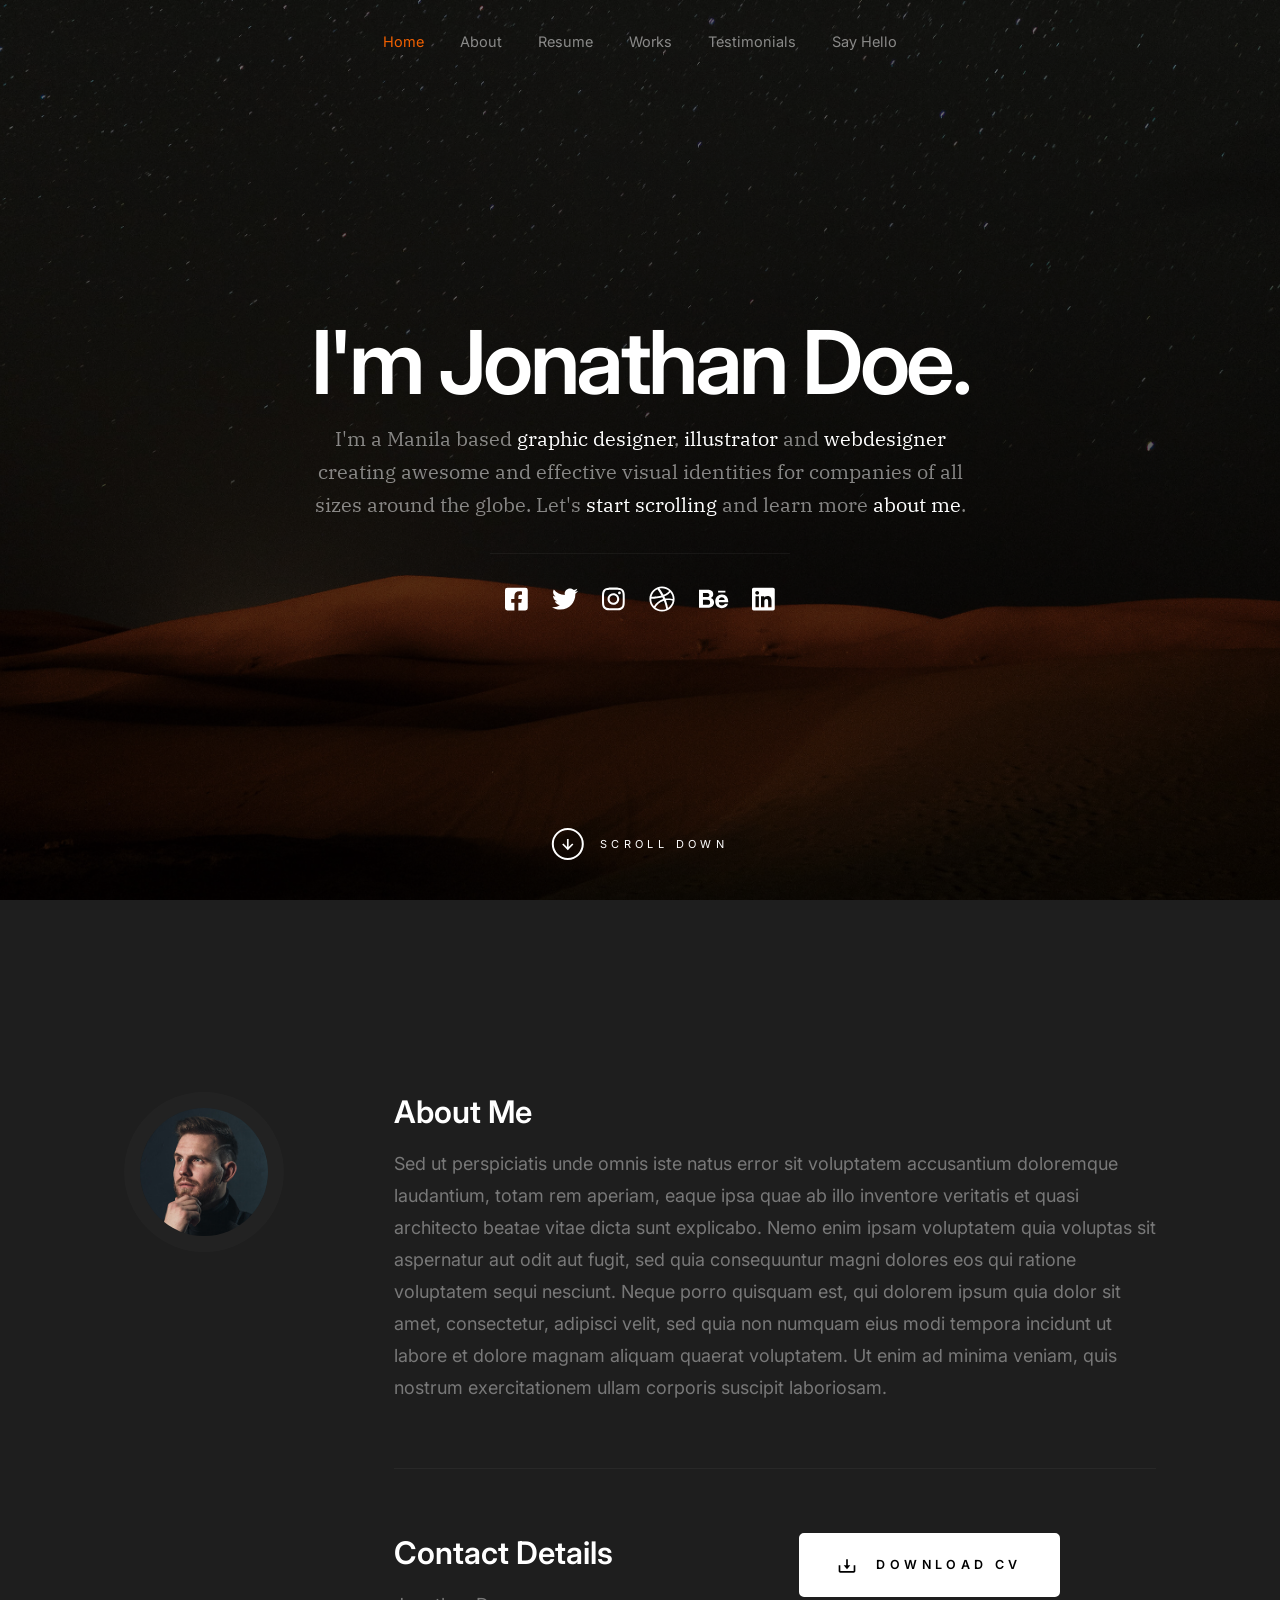
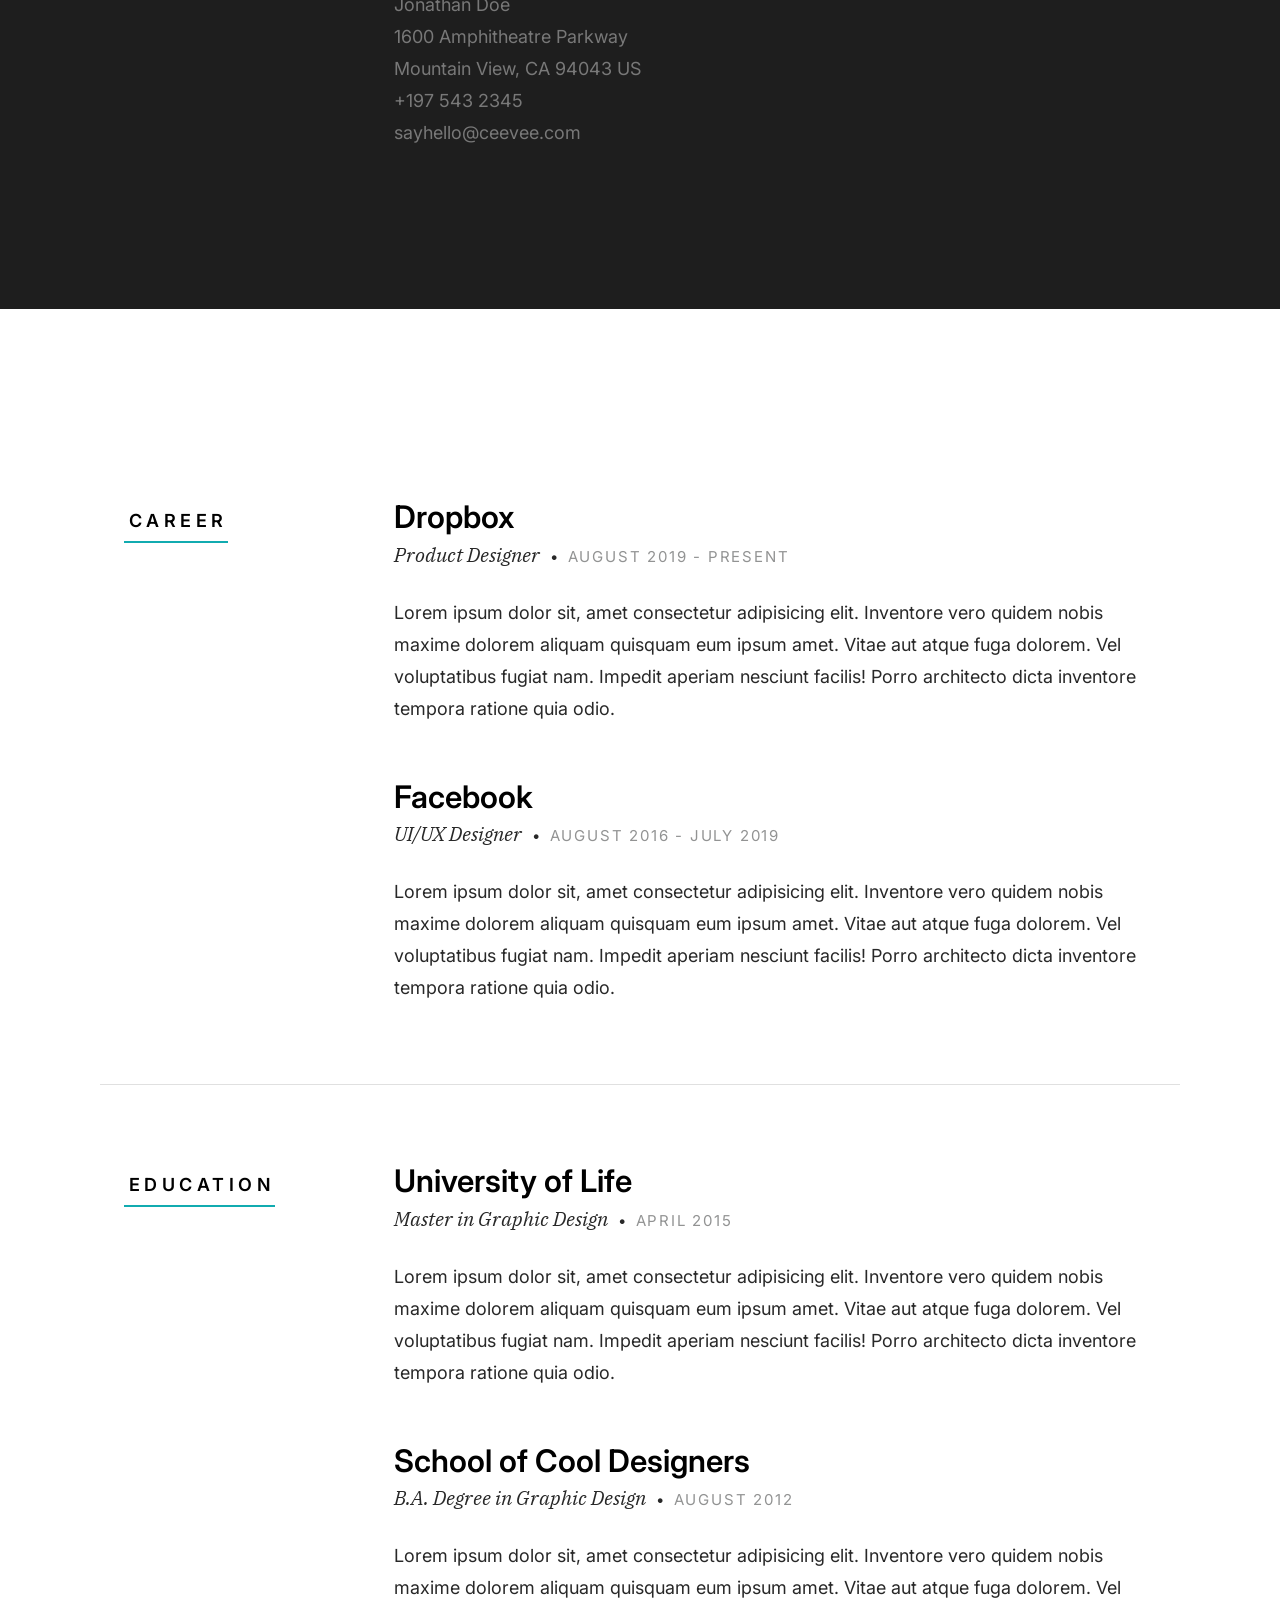
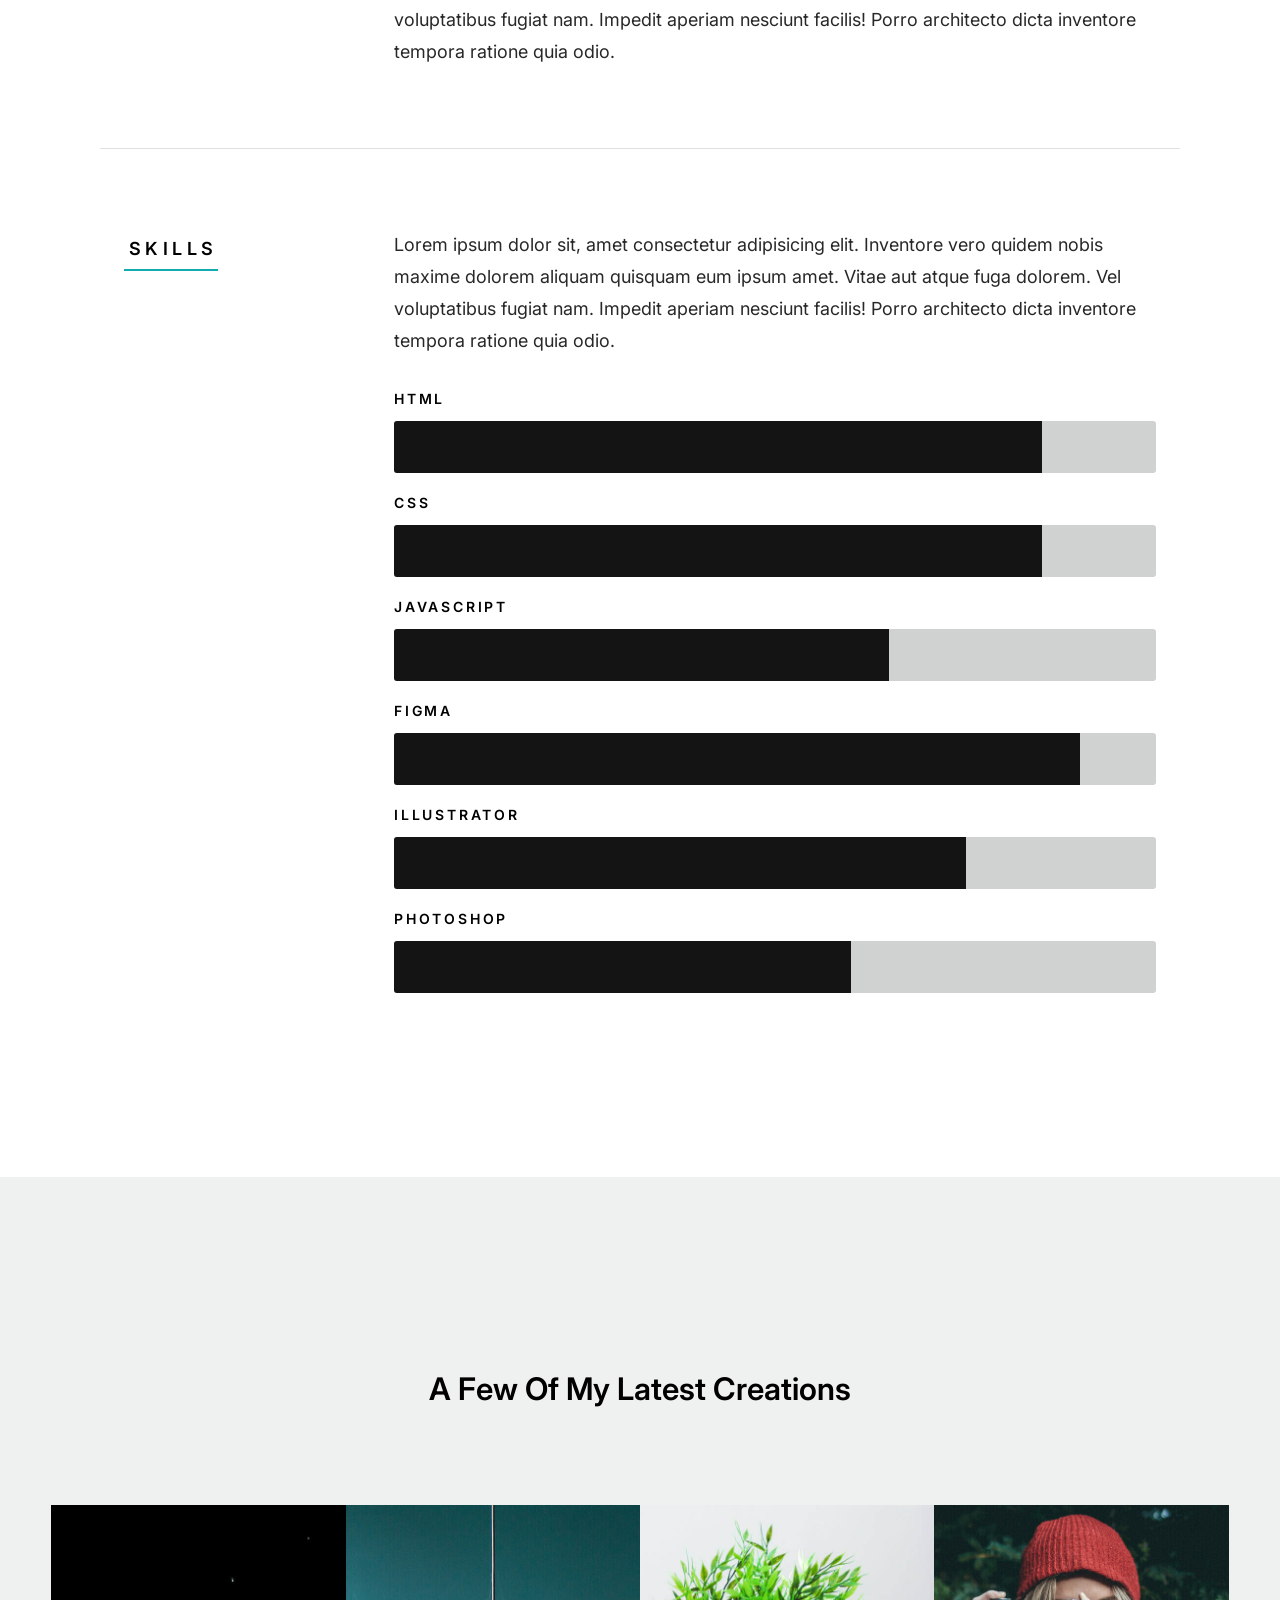
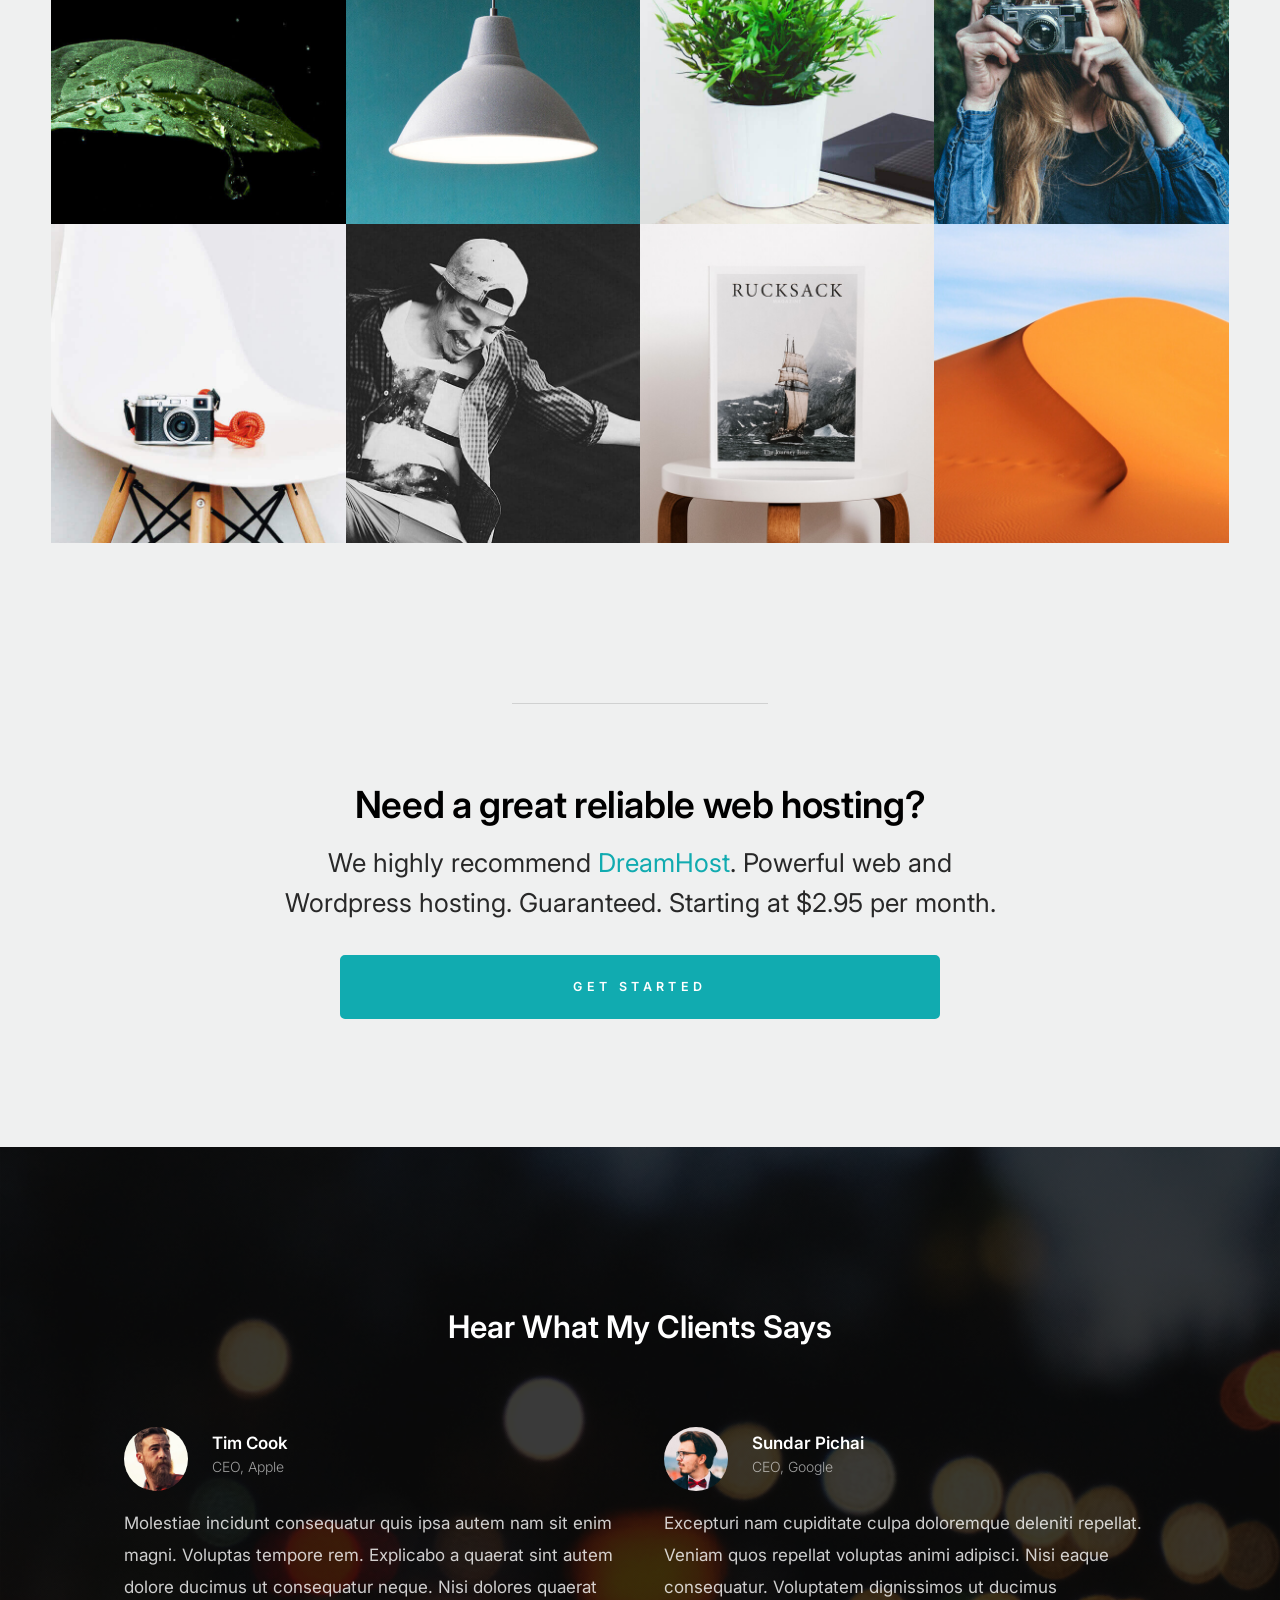
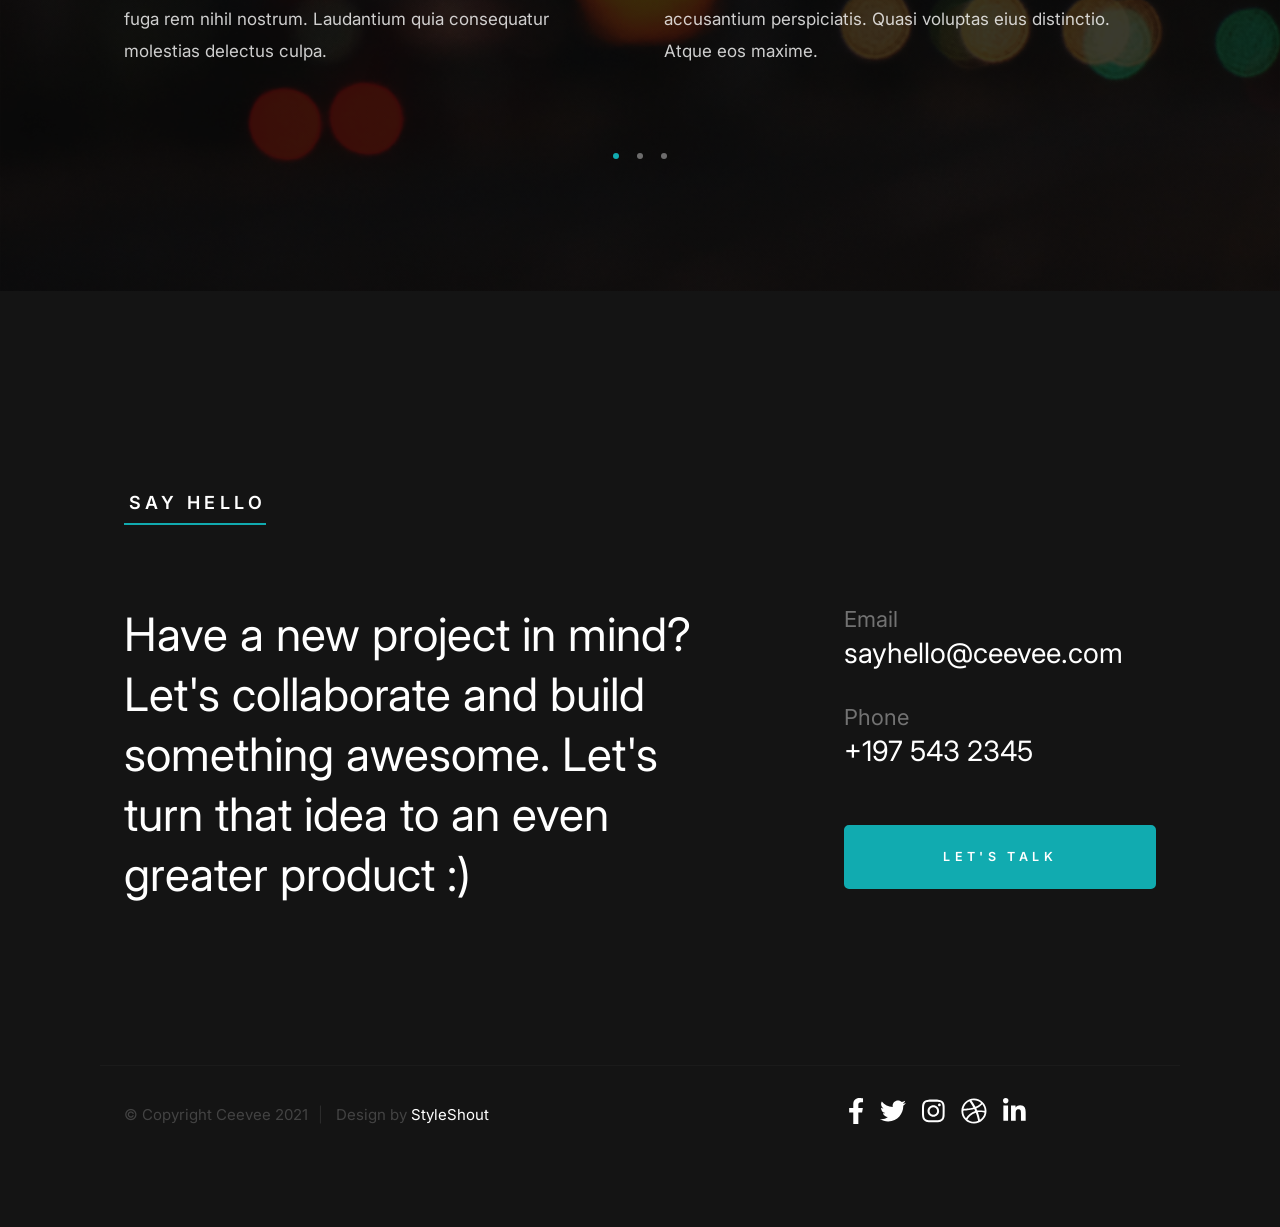
<file: Ceevee_2_0_0/index.html>
<!DOCTYPE html>
<html class="no-js" lang="en">
<head>

    <!--- basic page needs
    ================================================== -->
    <meta charset="utf-8">
    <title>Ceevee 2.0</title>
    <meta name="description" content="">
    <meta name="author" content="">

    <!-- mobile specific metas
    ================================================== -->
    <meta name="viewport" content="width=device-width, initial-scale=1">

    <!-- CSS
    ================================================== -->
    <link rel="stylesheet" href="css/styles.css">
    <link rel="stylesheet" href="css/vendor.css">

    <!-- script
    ================================================== -->
    <script defer src="js/vendor/fontawesome/all.min.js"></script>

    <!-- favicons
    ================================================== -->
    <link rel="apple-touch-icon" sizes="180x180" href="apple-touch-icon.png">
    <link rel="icon" type="image/png" sizes="32x32" href="favicon-32x32.png">
    <link rel="icon" type="image/png" sizes="16x16" href="favicon-16x16.png">
    <link rel="manifest" href="site.webmanifest">

</head>

<body id="top" class="ss-preload">


    <!-- preloader
    ================================================== -->
    <div id="preloader">
        <div id="loader"></div>
    </div>


    <!-- header
    ================================================== -->
    <header class="s-header">
        <div class="row s-header__nav-wrap">
            <nav class="s-header__nav">
                <ul>
                    <li class="current"><a class="smoothscroll" href="#hero">Home</a></li>
                    <li><a class="smoothscroll" href="#about">About</a></li>
                    <li><a class="smoothscroll" href="#resume">Resume</a></li>
                    <li><a class="smoothscroll" href="#portfolio">Works</a></li>
                    <li><a class="smoothscroll" href="#testimonials">Testimonials</a></li>
                    <li><a class="smoothscroll" href="#contact">Say Hello</a></li>
                </ul>
            </nav>
        </div> <!-- end row -->
        
        <a class="s-header__menu-toggle" href="#0" title="Menu">
            <span class="s-header__menu-icon"></span>
        </a>
    </header> <!-- end s-header -->


    <!-- hero
    ================================================== -->
    <section id="hero" class="s-hero target-section">

        <div class="s-hero__bg rellax" data-rellax-speed="-7"></div>

        <div class="row s-hero__content">
            <div class="column">

                <div class="s-hero__content-about">

                    <h1>I'm Jonathan Doe.</h1>

                    <h3>
                    I'm a Manila based <span>graphic designer</span>, <span>illustrator</span> and <span>webdesigner</span> creating awesome and
                    effective visual identities for companies of all sizes around the globe. Let's <a class="smoothscroll" href="#about">start scrolling</a>
                    and learn more <a class="smoothscroll" href="#about">about me</a>.
                    </h3>

                    <div class="s-hero__content-social">
                        <a href="#0"><i class="fab fa-facebook-square" aria-hidden="true"></i></a>
                        <a href="#0"><i class="fab fa-twitter" aria-hidden="true"></i></a>
                        <a href="#0"><i class="fab fa-instagram" aria-hidden="true"></i></a>
                        <a href="#0"><i class="fab fa-dribbble" aria-hidden="true"></i></a>
                        <a href="#0"><i class="fab fa-behance" aria-hidden="true"></i></a>
                        <a href="#0"><i class="fab fa-linkedin" aria-hidden="true"></i></a>
                    </div>

                </div> <!-- end s-hero__content-about -->

            </div>
        </div> <!-- s-hero__content -->

        <div class="s-hero__scroll">
            <a href="#about" class="s-hero__scroll-link smoothscroll">
                <span class="scroll-arrow">
                    <svg xmlns="http://www.w3.org/2000/svg" width="24" height="24" viewBox="0 0 24 24" style="fill:rgba(0, 0, 0, 1);transform:;-ms-filter:"><path d="M18.707 12.707L17.293 11.293 13 15.586 13 6 11 6 11 15.586 6.707 11.293 5.293 12.707 12 19.414z"></path></svg>
                </span>
                <span class="scroll-text">Scroll Down</span>
            </a>
        </div> <!-- s-hero__scroll -->

    </section> <!-- end s-hero -->


    <!-- about
    ================================================== -->
    <section id="about" class="s-about target-section">

        <div class="row">
            <div class="column large-3 tab-12">
                <img class="s-about__pic" src="images/avatars/user-06.jpg" alt="">
            </div>
            <div class="column large-9 tab-12 s-about__content">
                <h3>About Me</h3>
                <p>
                Sed ut perspiciatis unde omnis iste natus error sit voluptatem 
                accusantium doloremque laudantium, totam rem aperiam, eaque ipsa 
                quae ab illo inventore veritatis et quasi architecto beatae vitae 
                dicta sunt explicabo. Nemo enim ipsam voluptatem quia voluptas sit 
                aspernatur aut odit aut fugit, sed quia consequuntur magni dolores 
                eos qui ratione voluptatem sequi nesciunt. Neque porro quisquam est, 
                qui dolorem ipsum quia dolor sit amet, consectetur, adipisci velit, 
                sed quia non numquam eius modi tempora incidunt ut labore et dolore 
                magnam aliquam quaerat voluptatem. Ut enim ad minima veniam, quis 
                nostrum exercitationem ullam corporis suscipit laboriosam.
                </p>

                <hr>

                <div class="row s-about__content-bottom">
                    <div class="column w-1000-stack">
                        <h3>Contact Details</h3>
    
                        <p>
                        Jonathan Doe <br>
                        1600 Amphitheatre Parkway <br>
                        Mountain View, CA 94043 US <br>
                        <a href="tel:+1975432345">+197 543 2345</a> <br>
                        <a href="mailto:#0">sayhello@ceevee.com</a>
                        </p>
                        
                    </div>
                    <div class="column w-1000-stack">
                        <a href="#0" class="btn btn--download">
                            <svg xmlns="http://www.w3.org/2000/svg" width="24" height="24" viewBox="0 0 24 24" style="fill:rgba(0, 0, 0, 1);transform:;-ms-filter:"><path d="M12 16L16 11 13 11 13 4 11 4 11 11 8 11z"></path><path d="M20,18H4v-7H2v7c0,1.103,0.897,2,2,2h16c1.103,0,2-0.897,2-2v-7h-2V18z"></path></svg>
                            Download CV
                        </a>
                    </div>
                </div>
            </div>
        </div> <!-- end row -->

    </section> <!-- end s-about -->


    <!-- resume
    ================================================== -->
    <section id="resume" class="s-resume target-section">
        
        <div class="row s-resume__section">
            <div class="column large-3 tab-12">
                <h3 class="section-header-allcaps">Career</h3>
            </div>
            <div class="column large-9 tab-12">
                <div class="resume-block">

                    <div class="resume-block__header">
                        <h4 class="h3">Dropbox</h4>
                        <p class="resume-block__header-meta">
                            <span>Product Designer</span> 
                            <span class="resume-block__header-date">
                                August 2019 - Present
                            </span>
                        </p>
                    </div>

                    <p>
                    Lorem ipsum dolor sit, amet consectetur adipisicing elit. Inventore 
                    vero quidem nobis maxime dolorem aliquam quisquam eum ipsum amet. Vitae 
                    aut atque fuga dolorem. Vel voluptatibus fugiat nam. Impedit aperiam 
                    nesciunt facilis! Porro architecto dicta inventore tempora ratione quia odio.
                    </p>

                </div> <!-- end resume-block -->

                <div class="resume-block">

                    <div class="resume-block__header">
                        <h4 class="h3">Facebook</h4>
                        <p class="resume-block__header-meta">
                            <span>UI/UX Designer</span> 
                            <span class="resume-block__header-date">
                                August 2016 - July 2019
                            </span>
                        </p>
                    </div>

                    <p>
                    Lorem ipsum dolor sit, amet consectetur adipisicing elit. Inventore 
                    vero quidem nobis maxime dolorem aliquam quisquam eum ipsum amet. Vitae 
                    aut atque fuga dolorem. Vel voluptatibus fugiat nam. Impedit aperiam 
                    nesciunt facilis! Porro architecto dicta inventore tempora ratione quia odio.
                    </p>

                </div> <!-- end resume-block -->
            </div>
        </div> <!-- s-resume__section -->


        <div class="row s-resume__section">
            <div class="column large-3 tab-12">
                <h3 class="section-header-allcaps">Education</h3>
            </div>
            <div class="column large-9 tab-12">
                <div class="resume-block">

                    <div class="resume-block__header">
                        <h4 class="h3">University of Life</h4>
                        <p class="resume-block__header-meta">
                            <span>Master in Graphic Design</span> 
                            <span class="resume-block__header-date">
                                April 2015
                            </span>
                        </p>
                    </div>

                    <p>
                    Lorem ipsum dolor sit, amet consectetur adipisicing elit. Inventore 
                    vero quidem nobis maxime dolorem aliquam quisquam eum ipsum amet. Vitae 
                    aut atque fuga dolorem. Vel voluptatibus fugiat nam. Impedit aperiam 
                    nesciunt facilis! Porro architecto dicta inventore tempora ratione quia odio.
                    </p>

                </div> <!-- end resume-block -->

                <div class="resume-block">

                    <div class="resume-block__header">
                        <h4 class="h3">School of Cool Designers</h4>
                        <p class="resume-block__header-meta">
                            <span>B.A. Degree in Graphic Design</span> 
                            <span class="resume-block__header-date">
                                August 2012
                            </span>
                        </p>
                    </div>

                    <p>
                    Lorem ipsum dolor sit, amet consectetur adipisicing elit. Inventore 
                    vero quidem nobis maxime dolorem aliquam quisquam eum ipsum amet. Vitae 
                    aut atque fuga dolorem. Vel voluptatibus fugiat nam. Impedit aperiam 
                    nesciunt facilis! Porro architecto dicta inventore tempora ratione quia odio.
                    </p>

                </div> <!-- end resume-block -->
            </div>
        </div> <!-- s-resume__section -->


        <div class="row s-resume__section">
            <div class="column large-3 tab-12">
                <h3 class="section-header-allcaps">Skills</h3>
            </div>
            <div class="column large-9 tab-12">
                <div class="resume-block">

                    <p>
                    Lorem ipsum dolor sit, amet consectetur adipisicing elit. Inventore 
                    vero quidem nobis maxime dolorem aliquam quisquam eum ipsum amet. Vitae 
                    aut atque fuga dolorem. Vel voluptatibus fugiat nam. Impedit aperiam 
                    nesciunt facilis! Porro architecto dicta inventore tempora ratione quia odio.
                    </p>

                    <ul class="skill-bars-fat">
                        <li>
                        <div class="progress percent85"></div>
                        <strong>HTML</strong>
                        </li>
                        <li>
                        <div class="progress percent85"></div>
                        <strong>CSS</strong>
                        </li>
                        <li>
                        <div class="progress percent65"></div>
                        <strong>Javascript</strong>
                        </li>
                        <li>
                        <div class="progress percent90"></div>
                        <strong>Figma</strong>
                        </li>
                        <li>
                        <div class="progress percent75"></div>
                        <strong>Illustrator</strong>
                        </li>
                        <li>
                        <div class="progress percent60"></div>
                        <strong>Photoshop</strong>
                        </li>
                    </ul>

                </div> <!-- end resume-block -->

            </div>
        </div> <!-- s-resume__section -->

    </section> <!-- end s-resume -->


    <!-- portfolio
    ================================================== -->
    <section id="portfolio" class="s-portfolio target-section">

        <div class="row s-portfolio__header">
            <div class="column large-12">
                <h3>A Few Of My Latest Creations</h3>
            </div>
        </div>

        <div class="row collapse block-large-1-4 block-medium-1-3 block-tab-1-2 block-500-stack folio-list">

            <div class="column folio-item">
                <a href="#modal-01" class="folio-item__thumb">
                    <img src="images/portfolio/droplet.jpg" 
                         srcset="images/portfolio/droplet.jpg 1x, 
                                 images/portfolio/droplet@2x.jpg 2x" alt="">
                </a>
            </div> <!-- end folio-item -->

            <div class="column folio-item">
                <a href="#modal-02" class="folio-item__thumb">
                    <img src="images/portfolio/lamp.jpg" 
                         srcset="images/portfolio/lamp.jpg 1x, 
                                 images/portfolio/lamp@2x.jpg 2x" alt="">
                </a>
            </div> <!-- end folio-item -->

            <div class="column folio-item">
                <a href="#modal-03" class="folio-item__thumb">
                    <img src="images/portfolio/minimalismo.jpg" 
                         srcset="images/portfolio/minimalismo.jpg 1x, 
                                 images/portfolio/minimalismo@2x.jpg 2x" alt="">
                </a>
            </div> <!-- end folio-item -->

            <div class="column folio-item">
                <a href="#modal-04" class="folio-item__thumb">
                    <img src="images/portfolio/shutterbug.jpg" 
                         srcset="images/portfolio/shutterbug.jpg 1x, 
                                 images/portfolio/shutterbug@2x.jpg 2x" alt="">
                </a>
            </div> <!-- end folio-item -->

            <div class="column folio-item">
                <a href="#modal-05" class="folio-item__thumb">
                    <img src="images/portfolio/fuji.jpg" 
                         srcset="images/portfolio/fuji.jpg 1x, 
                                 images/portfolio/fuji@2x.jpg 2x" alt="">
                </a>
            </div> <!-- end folio-item -->

            <div class="column folio-item">
                <a href="#modal-06" class="folio-item__thumb">
                    <img src="images/portfolio/skaterboy.jpg" 
                         srcset="images/portfolio/skaterboy.jpg 1x, 
                                 images/portfolio/skaterboy@2x.jpg 2x" alt="">
                </a>
            </div> <!-- end folio-item -->

            <div class="column folio-item">
                <a href="#modal-07" class="folio-item__thumb">
                    <img src="images/portfolio/rucksack.jpg" 
                         srcset="images/portfolio/rucksack.jpg 1x, 
                                 images/portfolio/rucksack@2x.jpg 2x" alt="">
                </a>
            </div> <!-- end folio-item -->

            <div class="column folio-item">
                <a href="#modal-08" class="folio-item__thumb">
                    <img src="images/portfolio/sanddunes.jpg" 
                         srcset="images/portfolio/sanddunes.jpg 1x, 
                                 images/portfolio/sanddunes@2x.jpg 2x" alt="">
                </a>
            </div> <!-- end folio-item -->

        </div> <!-- end folio-list -->


        <!-- Modal Templates Popup
        =========================================================== -->
        <div id="modal-01" hidden>
            <div class="modal-popup">
                <img src="images/portfolio/gallery/g-droplet.jpg" alt="" />
    
                <div class="modal-popup__desc">
                    <h5>Droplet</h5>
                    <p>Odio soluta enim quos sit asperiores rerum rerum repudiandae cum. Vel voluptatem alias qui assumenda iure et expedita voluptatem. Ratione officiis quae.</p>
                    <ul class="modal-popup__cat">
                        <li>Branding</li>
                        <li>Product Design</li>
                    </ul>
                </div>
    
                <a href="https://www.behance.net/" class="modal-popup__details">Project link</a>
            </div>
        </div> <!-- end modal -->

        <div id="modal-02" hidden>
            <div class="modal-popup">
                <img src="images/portfolio/gallery/g-lamp.jpg" alt="" />
    
                <div class="modal-popup__desc">
                    <h5>The Lamp</h5>
                    <p>Proin gravida nibh vel velit auctor aliquet. Aenean sollicitudin, lorem quis bibendum auctor, nisi elit consequat ipsum, nec sagittis sem nibh id elit.</p>
                    <ul class="modal-popup__cat">
                        <li>Branding</li>
                    </ul>
                </div>
    
                <a href="https://www.behance.net/" class="modal-popup__details">Project link</a>
            </div>
        </div> <!-- end modal -->

        <div id="modal-03" hidden>
            <div class="modal-popup">
                <img src="images/portfolio/gallery/g-minimalismo.jpg" alt="" />
    
                <div class="modal-popup__desc">
                    <h5>Minimalismo</h5>
                    <p>Exercitationem reprehenderit quod explicabo consequatur aliquid ut magni ut. Deleniti quo corrupti illum velit eveniet ratione necessitatibus ipsam mollitia.</p>
                    <ul class="modal-popup__cat">
                        <li>Product Design</li>
                    </ul>
                </div>
    
                <a href="https://www.behance.net/" class="modal-popup__details">Project link</a>
            </div>
        </div> <!-- end modal -->

        <div id="modal-04" hidden>
            <div class="modal-popup">
                <img src="images/portfolio/gallery/g-shutterbug.jpg" alt="" />
    
                <div class="modal-popup__desc">
                    <h5>Shutterbug</h5>
                    <p>Dolores velit qui quos nobis. Aliquam delectus voluptas quos possimus non voluptatem voluptas voluptas. Est doloribus eligendi porro doloribus voluptatum.</p>
                    <ul class="modal-popup__cat">
                        <li>E-Commerce</li>
                    </ul>
                </div>
    
                <a href="https://www.behance.net/" class="modal-popup__details">Project link</a>
            </div>
        </div> <!-- end modal -->

        <div id="modal-05" hidden>
            <div class="modal-popup">

                <img src="images/portfolio/gallery/g-fuji.jpg" alt="" />
    
                <div class="modal-popup__desc">
                    <h5>Fuji</h5>
                    <p>Proin gravida nibh vel velit auctor aliquet. Aenean sollicitudin, lorem quis bibendum auctor, nisi elit consequat ipsum, nec sagittis sem nibh id elit.</p>
                    <ul class="modal-popup__cat">
                        <li>Product Design</li>
                    </ul>
                </div>
    
                <a href="https://www.behance.net/" class="modal-popup__details">Project link</a>
            </div>
        </div> <!-- end modal -->

        <div id="modal-06" hidden>
            <div class="modal-popup">
                <img src="images/portfolio/gallery/g-skaterboy.jpg" alt="" />
    
                <div class="modal-popup__desc">
                    <h5>Skaterboy</h5>
                    <p>Quisquam vel libero consequuntur autem voluptas. Qui aut vero. Omnis fugit mollitia cupiditate voluptas. Aenean sollicitudin, lorem quis bibendum auctor.</p>
                    <ul class="modal-popup__cat">
                        <li>Branding</li>
                        <li>Product Design</li>
                    </ul>
                </div>
    
                <a href="https://www.behance.net/" class="modal-popup__details">Project link</a>
            </div>
        </div> <!-- end modal -->

        <div id="modal-07" hidden>
            <div class="modal-popup">
                <img src="images/portfolio/gallery/g-rucksack.jpg" alt="" />
    
                <div class="modal-popup__desc">
                    <h5>Rucksack</h5>
                    <p>Odio soluta enim quos sit asperiores rerum rerum repudiandae cum. Vel voluptatem alias qui assumenda iure et expedita voluptatem. Ratione officiis quae.</p>
                    <ul class="modal-popup__cat">
                        <li>Branding</li>
                        <li>Product Design</li>
                    </ul>
                </div>
    
                <a href="https://www.behance.net/" class="modal-popup__details">Project link</a>
            </div>
        </div> <!-- end modal -->

        <div id="modal-08" hidden>
            <div class="modal-popup">
                <img src="images/portfolio/gallery/g-sanddunes.jpg" alt="" />
    
                <div class="modal-popup__desc">
                    <h5>Sand Dunes</h5>
                    <p>Proin gravida nibh vel velit auctor aliquet. Aenean sollicitudin, lorem quis bibendum auctor, nisi elit consequat ipsum, nec sagittis sem nibh id elit.</p>
                    <ul class="modal-popup__cat">
                        <li>Web Design</li>
                    </ul>
                </div>
    
                <a href="https://www.behance.net/" class="modal-popup__details">Project link</a>
            </div>
        </div> <!-- end modal -->


    </section> <!-- end s-portfolio -->


    <!-- CTA
    ================================================== -->
    <section class="s-cta">

        <div class="row">
            <div class="column">
                <h3 class="h2 section-desc">
                    Need a great reliable web hosting?
                </h3>
            </div>
        </div> <!-- end heading-block -->

        <div class="row cta-content">
            <div class="column">
                <p>
                We highly recommend <a href="https://www.dreamhost.com/r.cgi?287326">DreamHost</a>.
                Powerful web and Wordpress hosting. Guaranteed.
                Starting at $2.95 per month.
                </p>

                <a href="https://www.dreamhost.com/r.cgi?287326" class="btn btn--primary h-full-width">Get Started</a>
            </div>
        </div> <!-- end cta-content -->

    </section> <!-- end s-cta -->


    <!-- testimonials
    ================================================== -->
    <section id="testimonials" class="s-testimonials target-section">

        <div class="s-testimonials__bg"></div>

        <div class="row s-testimonials__header">
            <div class="column large-12">
                <h3>Hear What My Clients Says</h3>
            </div>
        </div>

        <div class="row s-testimonials__content">

            <div class="column">

                <div class="swiper-container testimonial-slider">

                    <div class="swiper-wrapper">

                        <div class="testimonial-slider__slide swiper-slide">
                            <div class="testimonial-slider__author">
                                <img src="images/avatars/user-02.jpg" alt="Author image" class="testimonial-slider__avatar">
                                <cite class="testimonial-slider__cite">
                                    <strong>Tim Cook</strong>
                                    <span>CEO, Apple</span>
                                </cite>
                            </div>
                            <p>
                            Molestiae incidunt consequatur quis ipsa autem nam sit enim magni. Voluptas tempore rem. 
                            Explicabo a quaerat sint autem dolore ducimus ut consequatur neque.  Nisi dolores quaerat fuga rem nihil nostrum.
                            Laudantium quia consequatur molestias delectus culpa.
                            </p>
                        </div> <!-- end testimonial-slider__slide -->
        
                        <div class="testimonial-slider__slide swiper-slide">
                            <div class="testimonial-slider__author">
                                <img src="images/avatars/user-03.jpg" alt="Author image" class="testimonial-slider__avatar">
                                <cite class="testimonial-slider__cite">
                                    <strong>Sundar Pichai</strong>
                                    <span>CEO, Google</span>
                                </cite>
                            </div>
                            <p>
                            Excepturi nam cupiditate culpa doloremque deleniti repellat. Veniam quos repellat voluptas animi adipisci.
                            Nisi eaque consequatur. Voluptatem dignissimos ut ducimus accusantium perspiciatis.
                            Quasi voluptas eius distinctio. Atque eos maxime.
                            </p>
                        </div> <!-- end testimonial-slider__slide -->
        
                        <div class="testimonial-slider__slide swiper-slide">
                            <div class="testimonial-slider__author">
                                <img src="images/avatars/user-04.jpg" alt="Author image" class="testimonial-slider__avatar">
                                <cite class="testimonial-slider__cite">
                                    <strong>Satya Nadella</strong>
                                    <span>CEO, Microsoft</span>
                                </cite>
                            </div>
                            <p>
                            Repellat dignissimos libero. Qui sed at corrupti expedita voluptas odit. Nihil ea quia nesciunt. Ducimus aut sed ipsam.  
                            Autem eaque officia cum exercitationem sunt voluptatum accusamus. Quasi voluptas eius distinctio.
                            Voluptatem dignissimos ut.
                            </p>
                        </div> <!-- end testimonial-slider__slide -->

                        <div class="testimonial-slider__slide swiper-slide">
                            <div class="testimonial-slider__author">
                                <img src="images/avatars/user-05.jpg" alt="Author image" class="testimonial-slider__avatar">
                                <cite class="testimonial-slider__cite">
                                    <strong>Jeff Bezos</strong>
                                    <span>CEO, Amazon</span>
                                </cite>
                            </div>
                            <p>
                            Nunc interdum lacus sit amet orci. Vestibulum dapibus nunc ac augue. Fusce vel dui. In ac felis 
                            quis tortor malesuada pretium. Curabitur vestibulum aliquam leo. Qui sed at corrupti expedita voluptas odit. 
                            Nihil ea quia nesciunt. Ducimus aut sed ipsam.
                            </p>
                        </div> <!-- end testimonial-slider__slide -->
    
                    </div> <!-- end testimonial slider swiper-wrapper -->

                    <div class="swiper-pagination"></div>

                </div> <!-- end swiper-container -->

            </div> <!-- end column -->

        </div> <!-- end row -->

    </section> <!-- end s-testimonials -->


    <!-- contact
    ================================================== -->
    <section id="contact" class="s-contact target-section">

        <div class="row s-contact__header">
            <div class="column large-12">
                <h3 class="section-header-allcaps">Say Hello</h3>
            </div>
        </div>

        <div class="row s-contact__content">

            <div class="column large-7 medium-12">

                <h4 class="huge-text">
                Have a new project in mind? Let's collaborate and build something awesome. 
                Let's turn that idea to an even greater product :)
                </h4>

            </div>

            <div class="column large-4 medium-12">

                <div class="row contact-infos">
                    <div class="column large-12 medium-6 tab-12">
                        <div class="contact-block">
                            <h5 class="contact-block__header">
                                Email
                            </h5>
                            <p class="contact-block__content">
                                <a class="mailtoui" href="mailto:sayhello@ceevee.com">sayhello@ceevee.com</a>
                            </p>
                        </div> <!-- end contact-block -->
                    </div>
                    <div class="column large-12 medium-6 tab-12">
                        <div class="contact-block">
                            <h5 class="contact-block__header">
                                Phone
                            </h5>
                            <p class="contact-block__content">
                                <a href="tel:+1975432345">+197 543 2345</a>
                            </p>
                        </div> <!-- end contact-block -->
                    </div>

                    <div class="column large-12">
                        <a href="mailto:sayhello@ceevee.com" class="mailtoui btn btn--primary h-full-width">Let's Talk</a>
                    </div>
                </div> <!-- end contact-infos -->

            </div>
        </div> <!-- s-contact__content -->

    </section> <!-- end s-contact -->
    

    <!-- footer
    ================================================== -->
    <footer class="s-footer">
        <div class="row">
            <div class="column large-4 medium-6 w-1000-stack s-footer__social-block">
                <ul class="s-footer__social">
                    <li><a href="#0"><i class="fab fa-facebook-f" aria-hidden="true"></i></a></li>
                    <li><a href="#0"><i class="fab fa-twitter" aria-hidden="true"></i></a></li>
                    <li><a href="#0"><i class="fab fa-instagram" aria-hidden="true"></i></a></li>
                    <li><a href="#0"><i class="fab fa-dribbble" aria-hidden="true"></i></a></li>
                    <li><a href="#0"><i class="fab fa-linkedin-in" aria-hidden="true"></i></a></li>
                </ul>
            </div>

            <div class="column large-7 medium-6 w-1000-stack ss-copyright">
                <span>© Copyright Ceevee 2021</span> 
                <span>Design by <a href="https://www.styleshout.com/">StyleShout</a></span>
            </div>
        </div>

        <div class="ss-go-top">
            <a class="smoothscroll" title="Back to Top" href="#top">
                <svg xmlns="http://www.w3.org/2000/svg" viewBox="0 0 24 24"><path d="M6 4h12v2H6zm5 10v6h2v-6h5l-6-6-6 6z"/></svg>
             </a>
        </div> <!-- end ss-go-top -->
    </footer>


    <!-- Java Script
    ================================================== -->
    <script src="js/plugins.js"></script>
    <script src="js/main.js"></script>

</body>

</html>
</file>
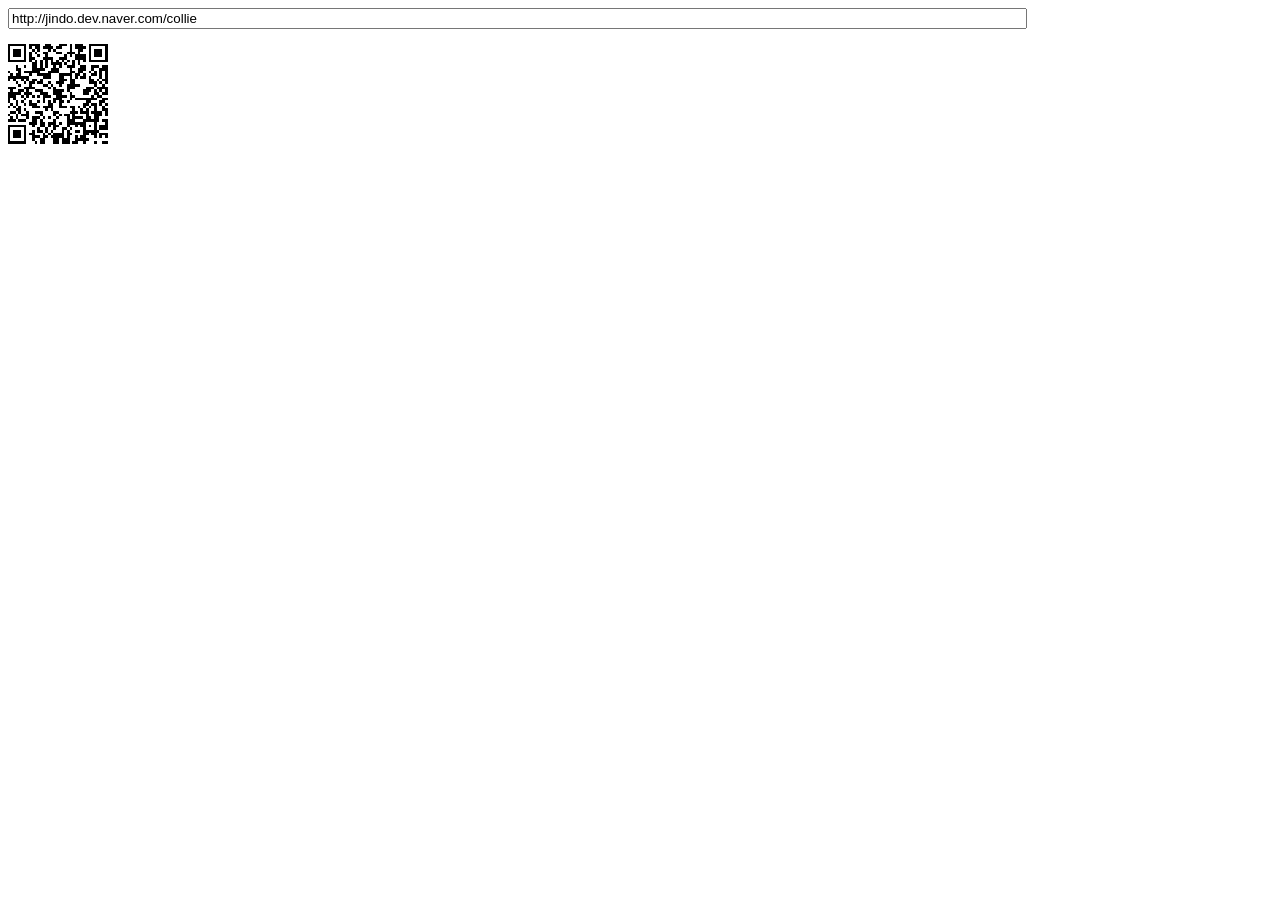
<file: js/qrcodejs-master/index.html>
<!DOCTYPE html PUBLIC "-//W3C//DTD XHTML 1.0 Transitional//EN" "http://www.w3.org/TR/xhtml1/DTD/xhtml1-transitional.dtd">
<html xmlns="http://www.w3.org/1999/xhtml" xml:lang="ko" lang="ko">
<head>
<title>Cross-Browser QRCode generator for Javascript</title>
<meta http-equiv="Content-Type" content="text/html; charset=UTF-8" />
<meta name="viewport" content="width=device-width,initial-scale=1,user-scalable=no" />
<script type="text/javascript" src="jquery.min.js"></script>
<script type="text/javascript" src="qrcode.js"></script>
</head>
<body>
<input id="text" type="text" value="http://jindo.dev.naver.com/collie" style="width:80%" /><br />
<div id="qrcode" style="width:100px; height:100px; margin-top:15px;"></div>

<script type="text/javascript">
var qrcode = new QRCode(document.getElementById("qrcode"), {
	width : 100,
	height : 100
});

function makeCode () {		
	var elText = document.getElementById("text");
	
	if (!elText.value) {
		alert("Input a text");
		elText.focus();
		return;
	}
	
	qrcode.makeCode(elText.value);
}

makeCode();

$("#text").
	on("blur", function () {
		makeCode();
	}).
	on("keydown", function (e) {
		if (e.keyCode == 13) {
			makeCode();
		}
	});
</script>
</body>
</file>
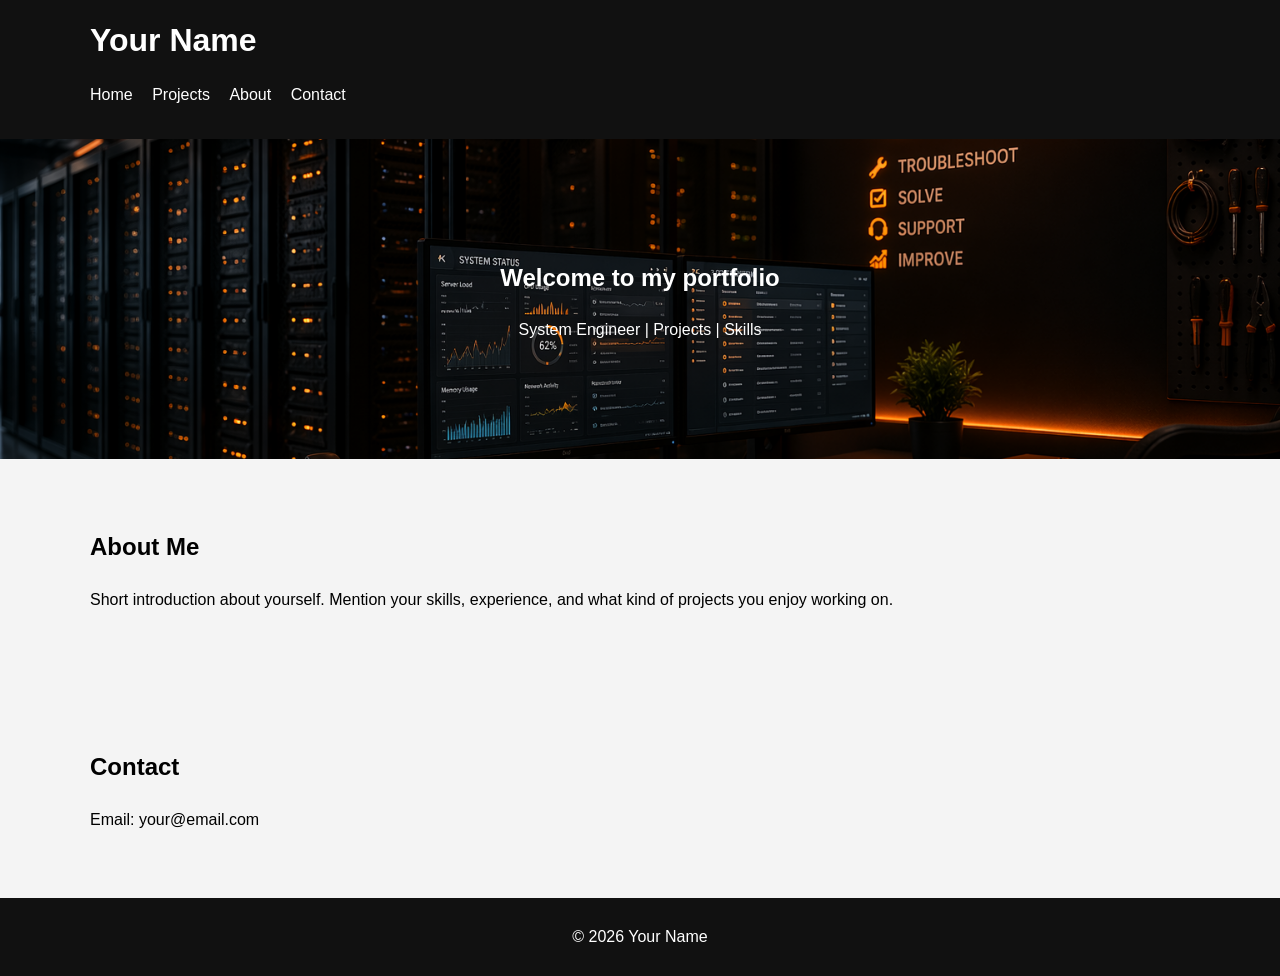
<file: Projects/Main project/index.html>
<!DOCTYPE html>
<html lang="en">
<head>
  <meta charset="UTF-8">
  <meta name="viewport" content="width=device-width, initial-scale=1.0">
  <title>My Projects Portfolio</title>
  <link rel="stylesheet" href="style.css">
</head>
<body>

<header>
  <div class="container">
    <h1>Your Name</h1>
    <nav>
      <ul>
        <li><a href="#home">Home</a></li>
        <li><a href="#projects">Projects</a></li>
        <li><a href="#about">About</a></li>
        <li><a href="#contact">Contact</a></li>
      </ul>
    </nav>
  </div>
</header>

<section id="home" class="hero">
  <div class="container">
    <h2>Welcome to my portfolio</h2>
    <p>System Engineer | Projects | Skills</p>
  </div>
</section>


<section id="about" class="about">
  <div class="container">
    <h2>About Me</h2>
    <p>
      Short introduction about yourself. Mention your skills, experience,
      and what kind of projects you enjoy working on.
    </p>
  </div>
</section>

<section id="contact" class="contact">
  <div class="container">
    <h2>Contact</h2>
    <p>Email: your@email.com</p>
  </div>
</section>

<footer>
  <div class="container">
    <p>&copy; 2026 Your Name</p>
  </div>
</footer>

</body>
</html>
</file>
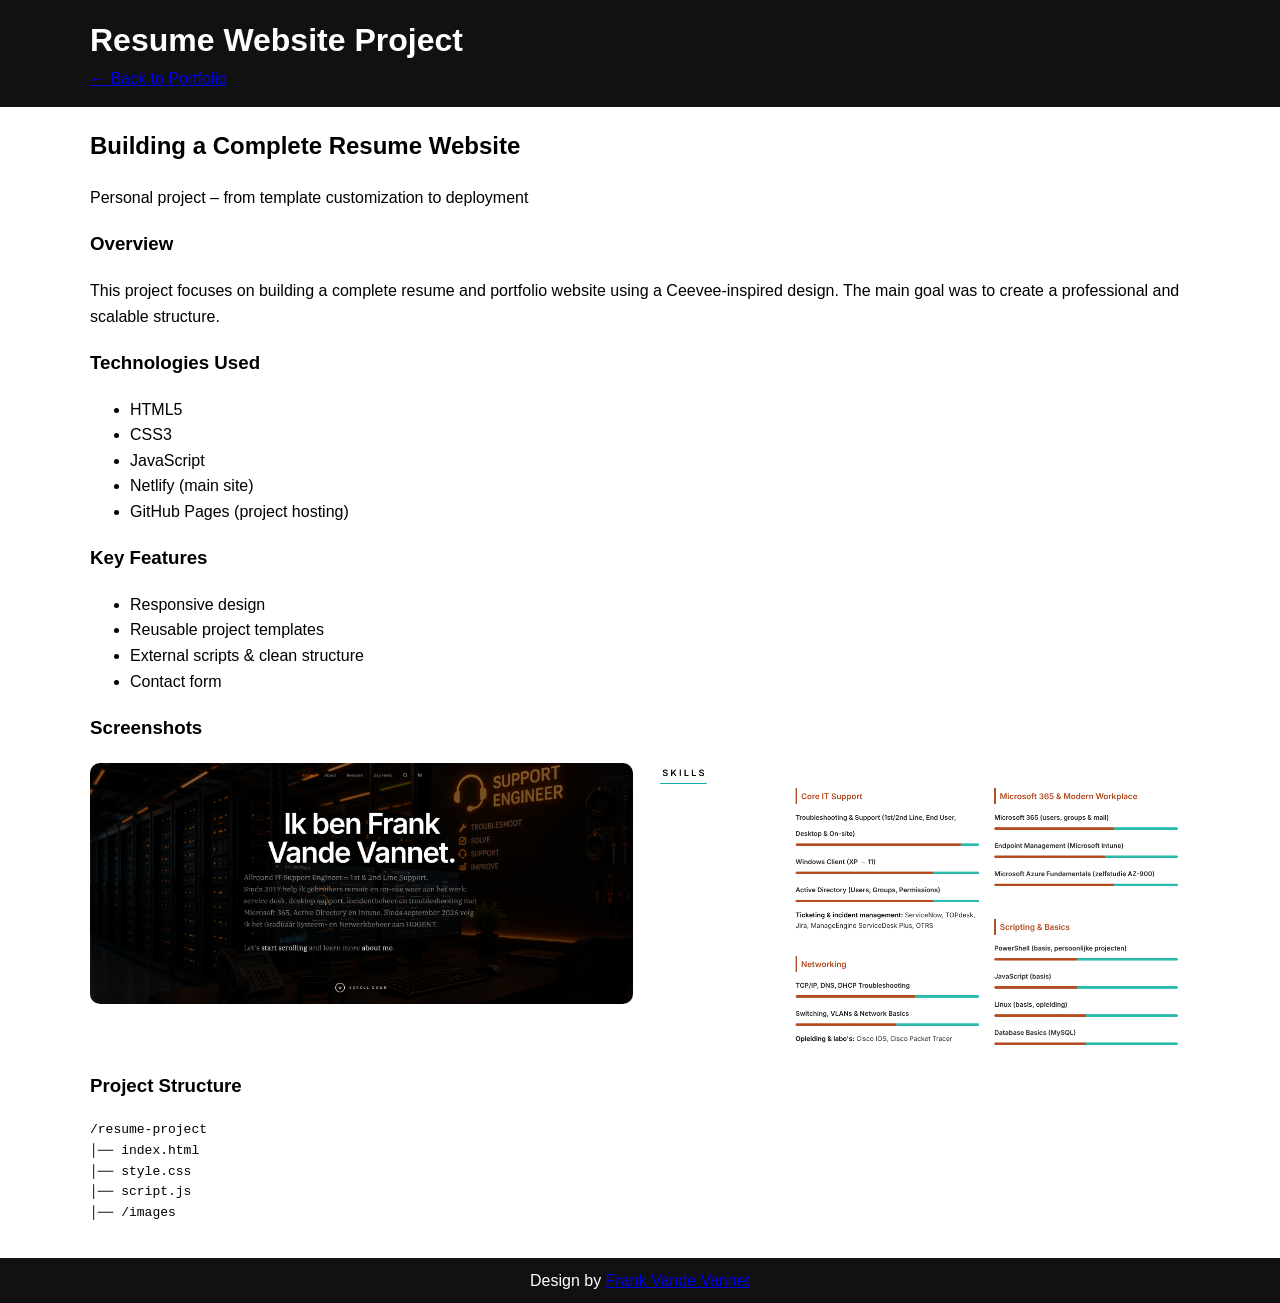
<file: Projects/Prject-Website/index.html>
<!DOCTYPE html>
<html lang="en">
<head>
  <meta charset="UTF-8">
  <meta name="viewport" content="width=device-width, initial-scale=1.0">
  <title>Resume Website Project</title>
  <link rel="icon" href="/images/own/favicon-16x16.png" type="image/png">
  <link rel="stylesheet" href="../Main project/style.css">
  <script src="../Prject-Website/script.js"></script>
</head>
<body>

<header>
  <div class="container">
    <h1>Resume Website Project</h1>
    <a href="/index.html" class="back-link">← Back to Portfolio</a>
  </div>
</header>

<section class="project-hero">
  <div class="container">
    <h2>Building a Complete Resume Website</h2>
    <p>Personal project – from template customization to deployment</p>
  </div>
</section>

<section class="project-content">
  <div class="container">

    <h3>Overview</h3>
    <p>
      This project focuses on building a complete resume and portfolio website
      using a Ceevee-inspired design. The main goal was to create a professional
      and scalable structure.
    </p>

    <h3>Technologies Used</h3>
    <ul>
      <li>HTML5</li>
      <li>CSS3</li>
      <li>JavaScript</li>
      <li>Netlify (main site)</li>
      <li>GitHub Pages (project hosting)</li>
    </ul>

    <h3>Key Features</h3>
    <ul>
      <li>Responsive design</li>
      <li>Reusable project templates</li>
      <li>External scripts & clean structure</li>
      <li>Contact form</li>
    </ul>

    <h3>Screenshots</h3>
    <div class="screenshot-grid">
      <img src="/Projects/Prject-Website/images/Website-Screenshot.png" class="project-thumb" onclick="openLightbox(this)">
      <img src="/Projects/Prject-Website/images/Website-Screenshot-1.png" class="project-thumb" onclick="openLightbox(this)">
    </div>

    <h3>Project Structure</h3>
    <pre>
/resume-project
│── index.html
│── style.css
│── script.js
│── /images
    </pre>

  </div>
</section>

<!-- Lightbox -->
<div id="lightbox" onclick="closeLightbox()">
  <img id="lightbox-img">
</div>

<footer>
  <div class="container">
    <span>Design by    <a href="https://github.com/frankvandevannetlabs">    Frank Vande Vannet</a></span>
  </div>
</footer>

</body>
</html>
</file>
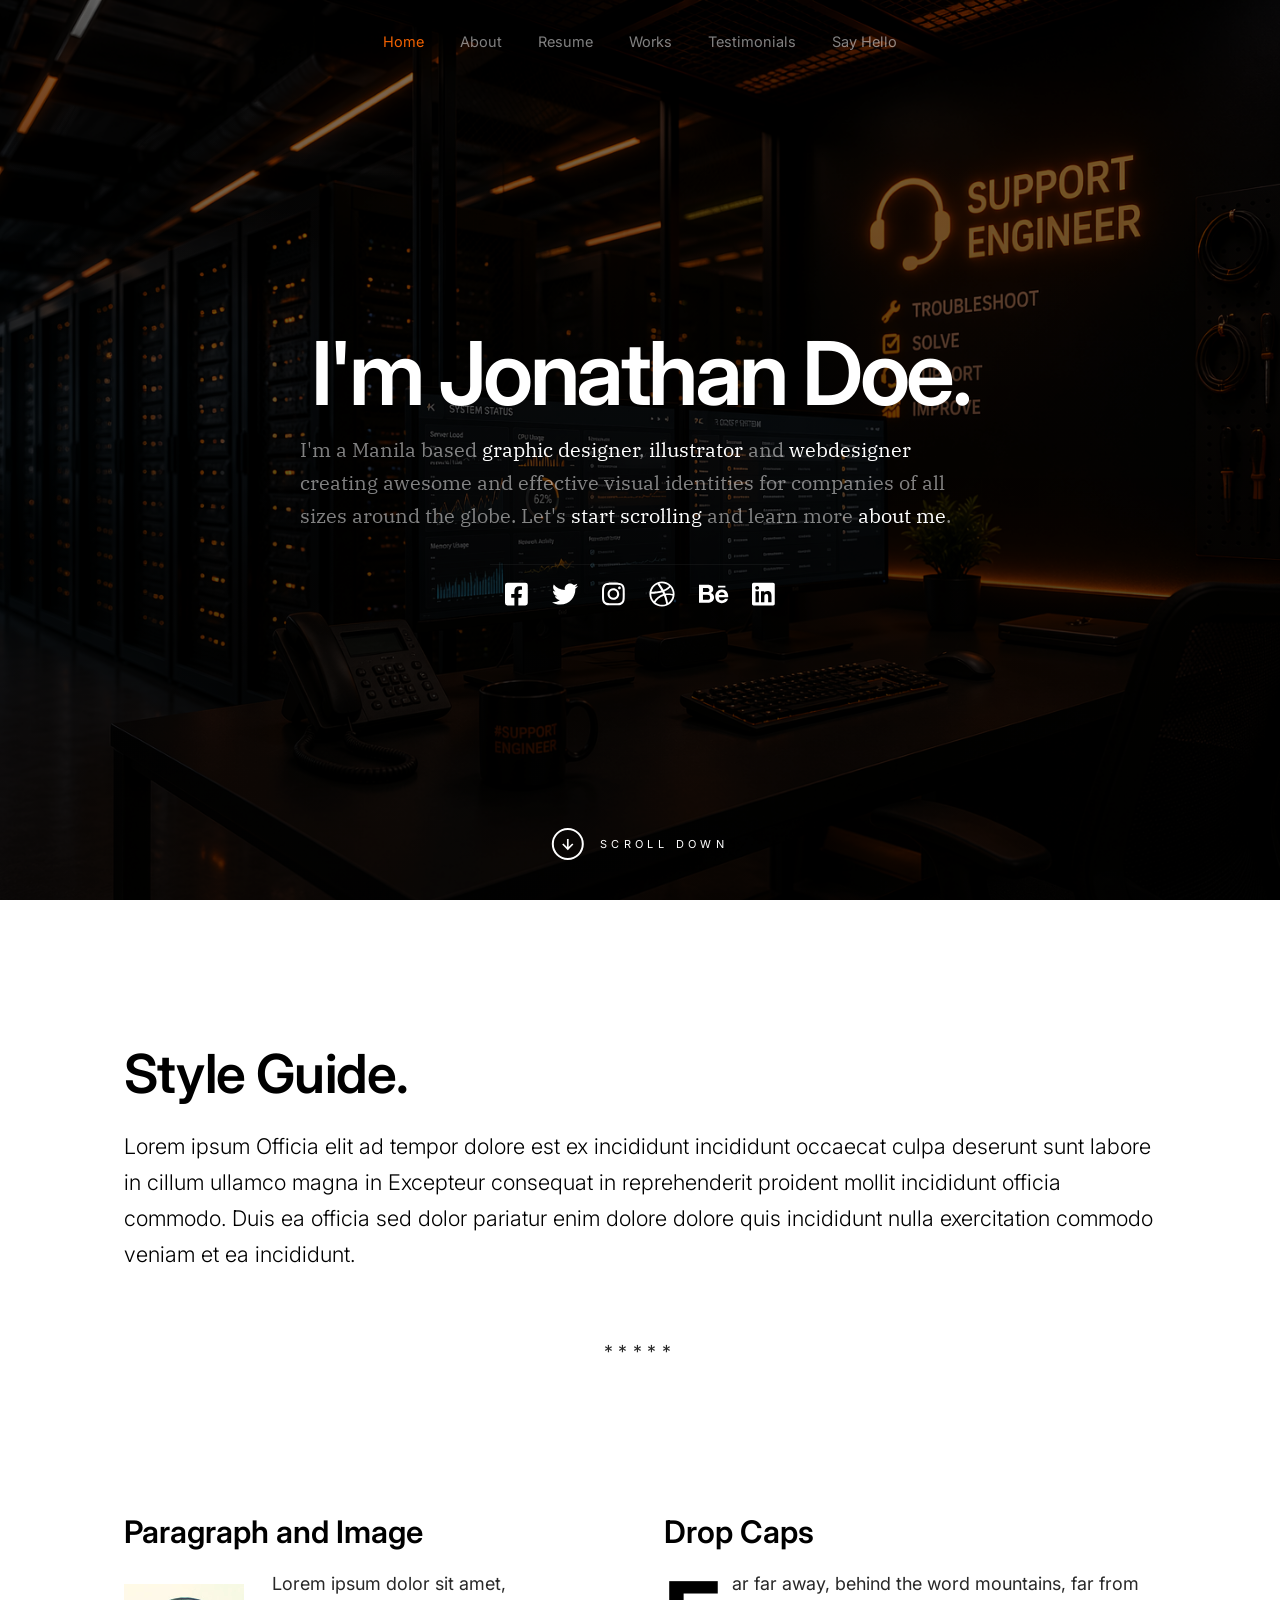
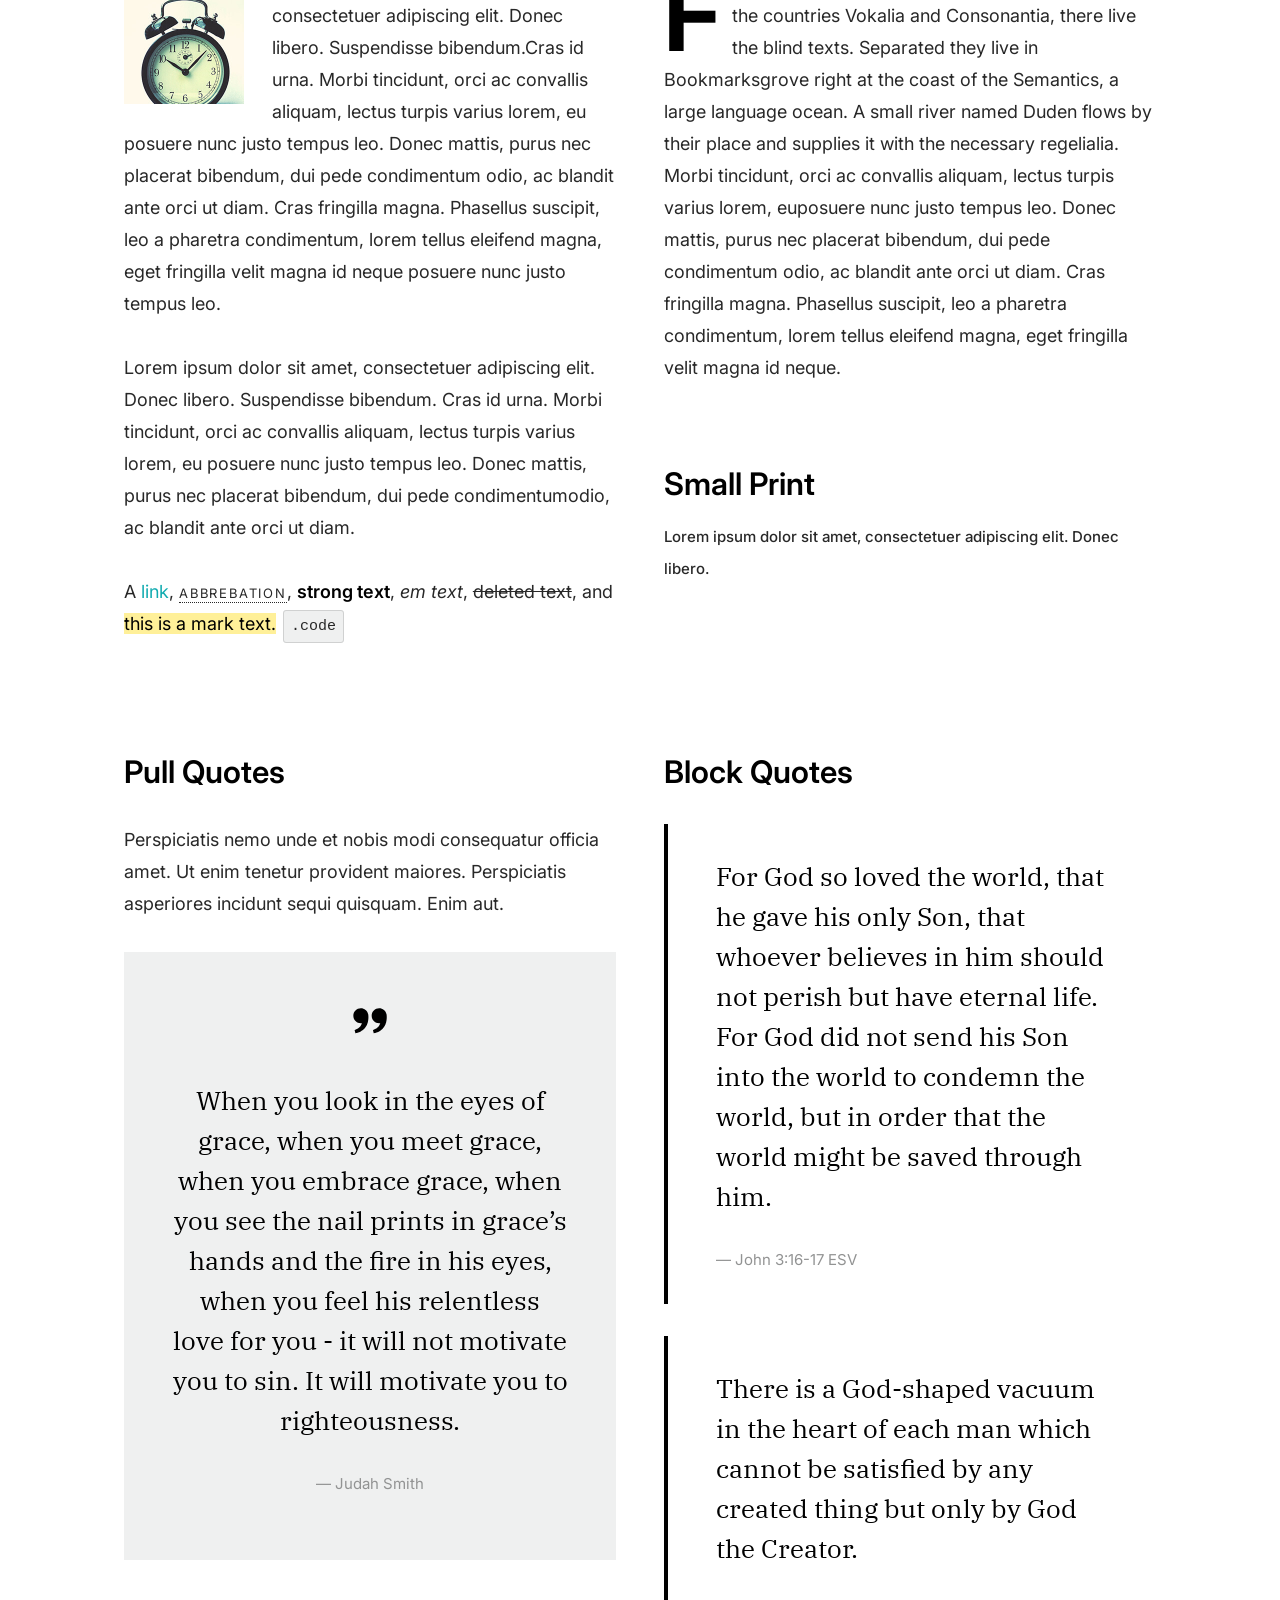
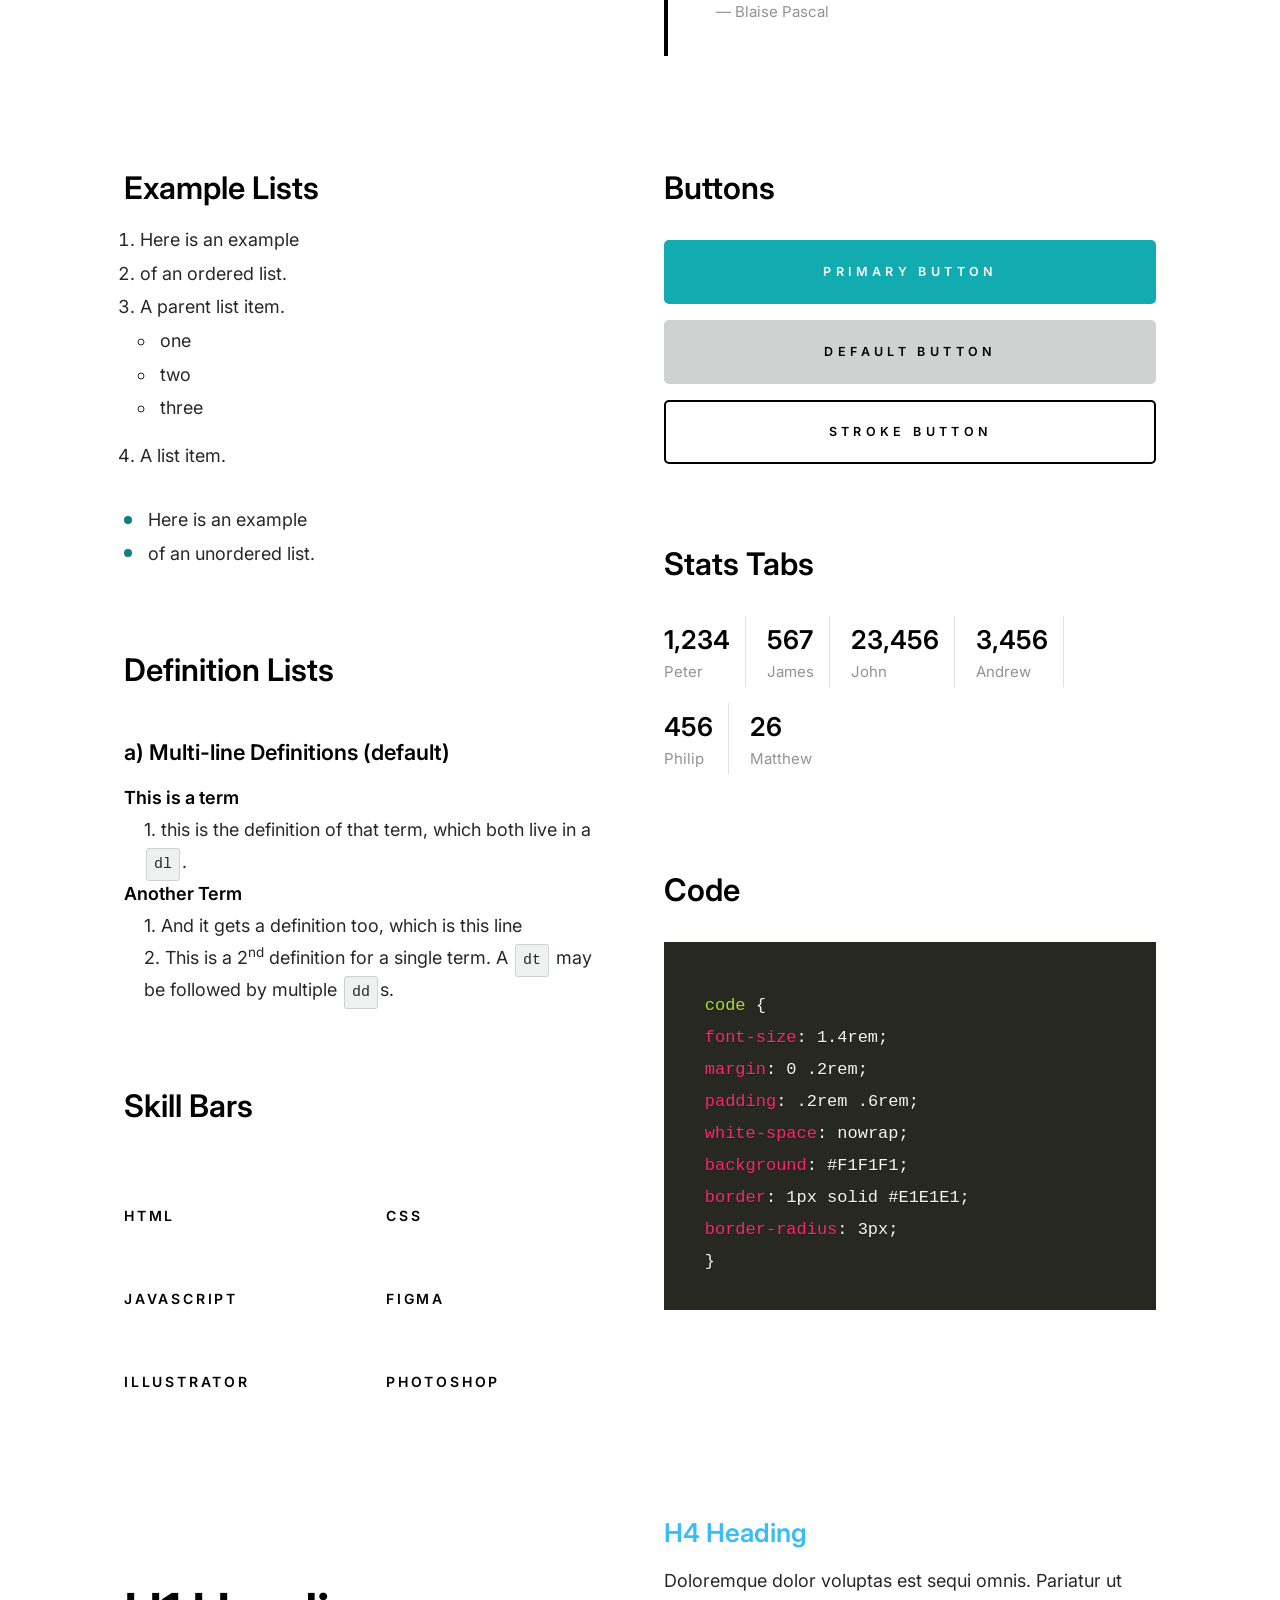
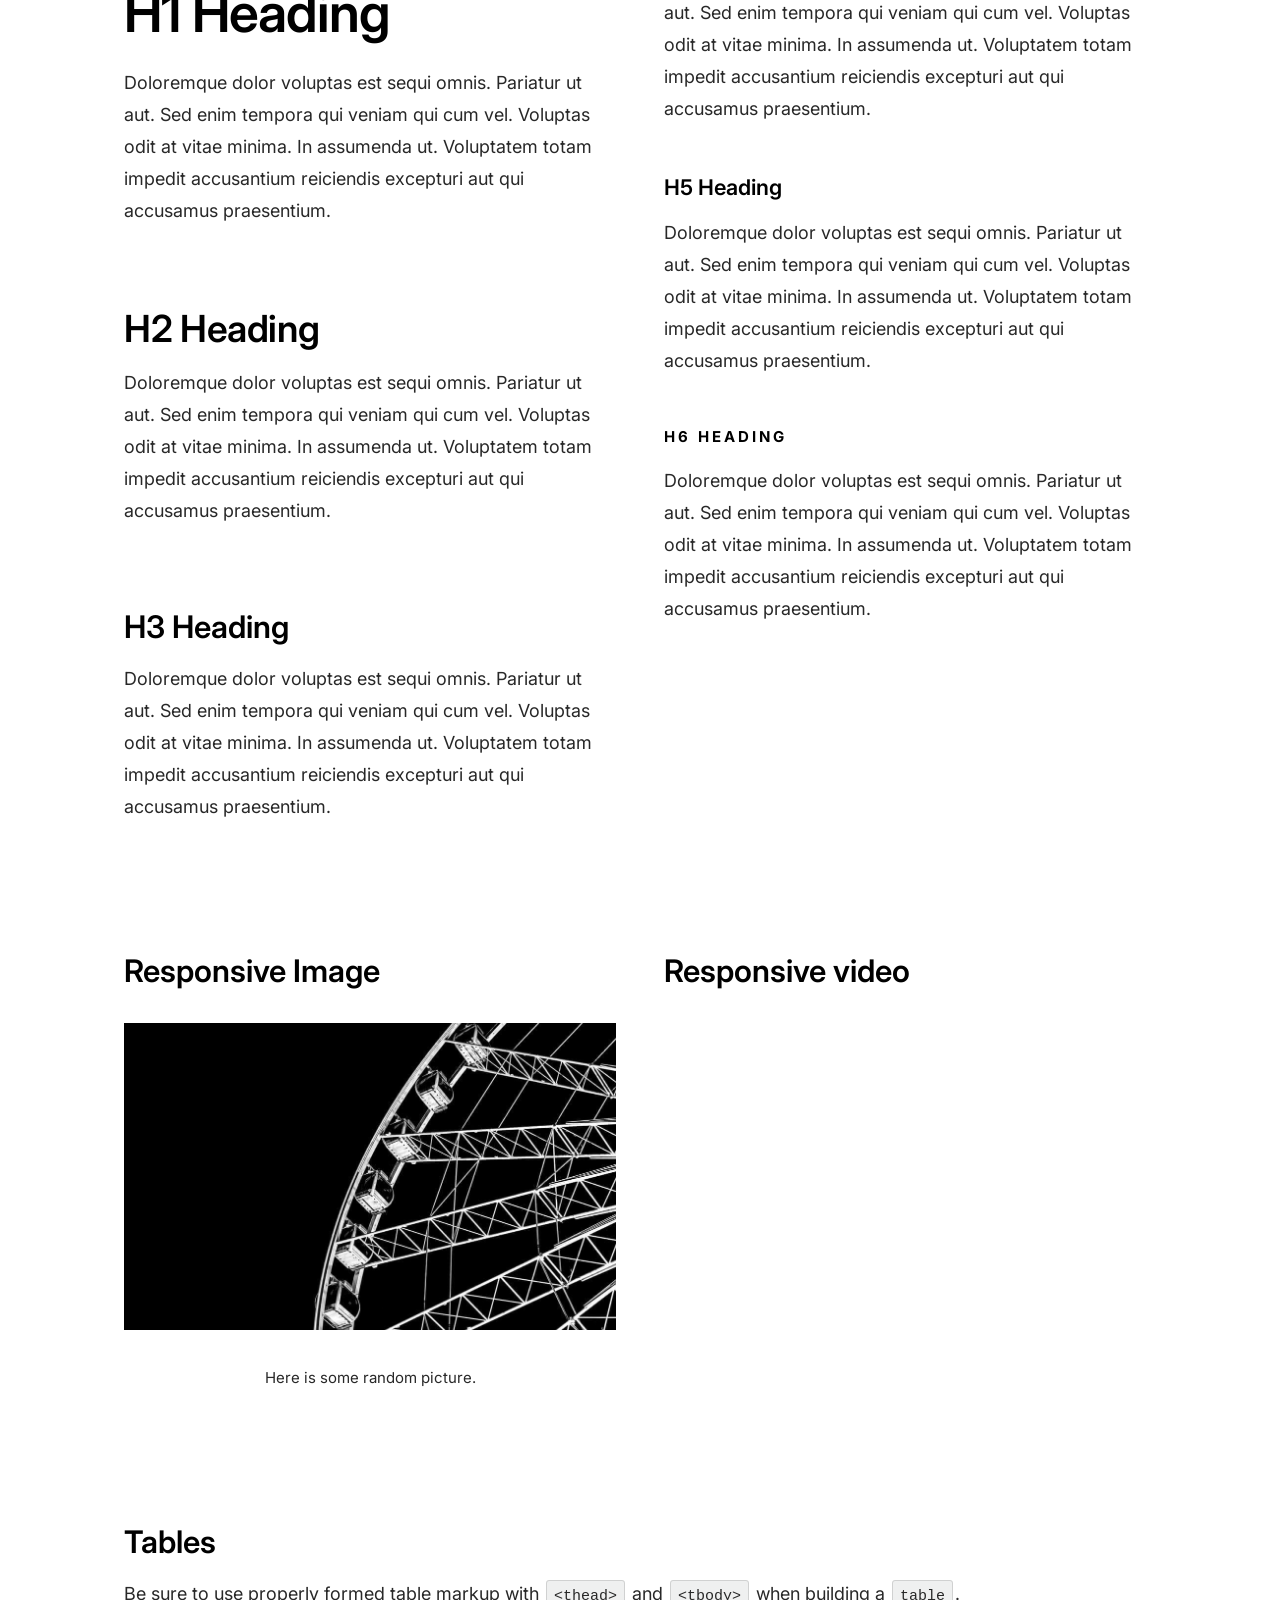
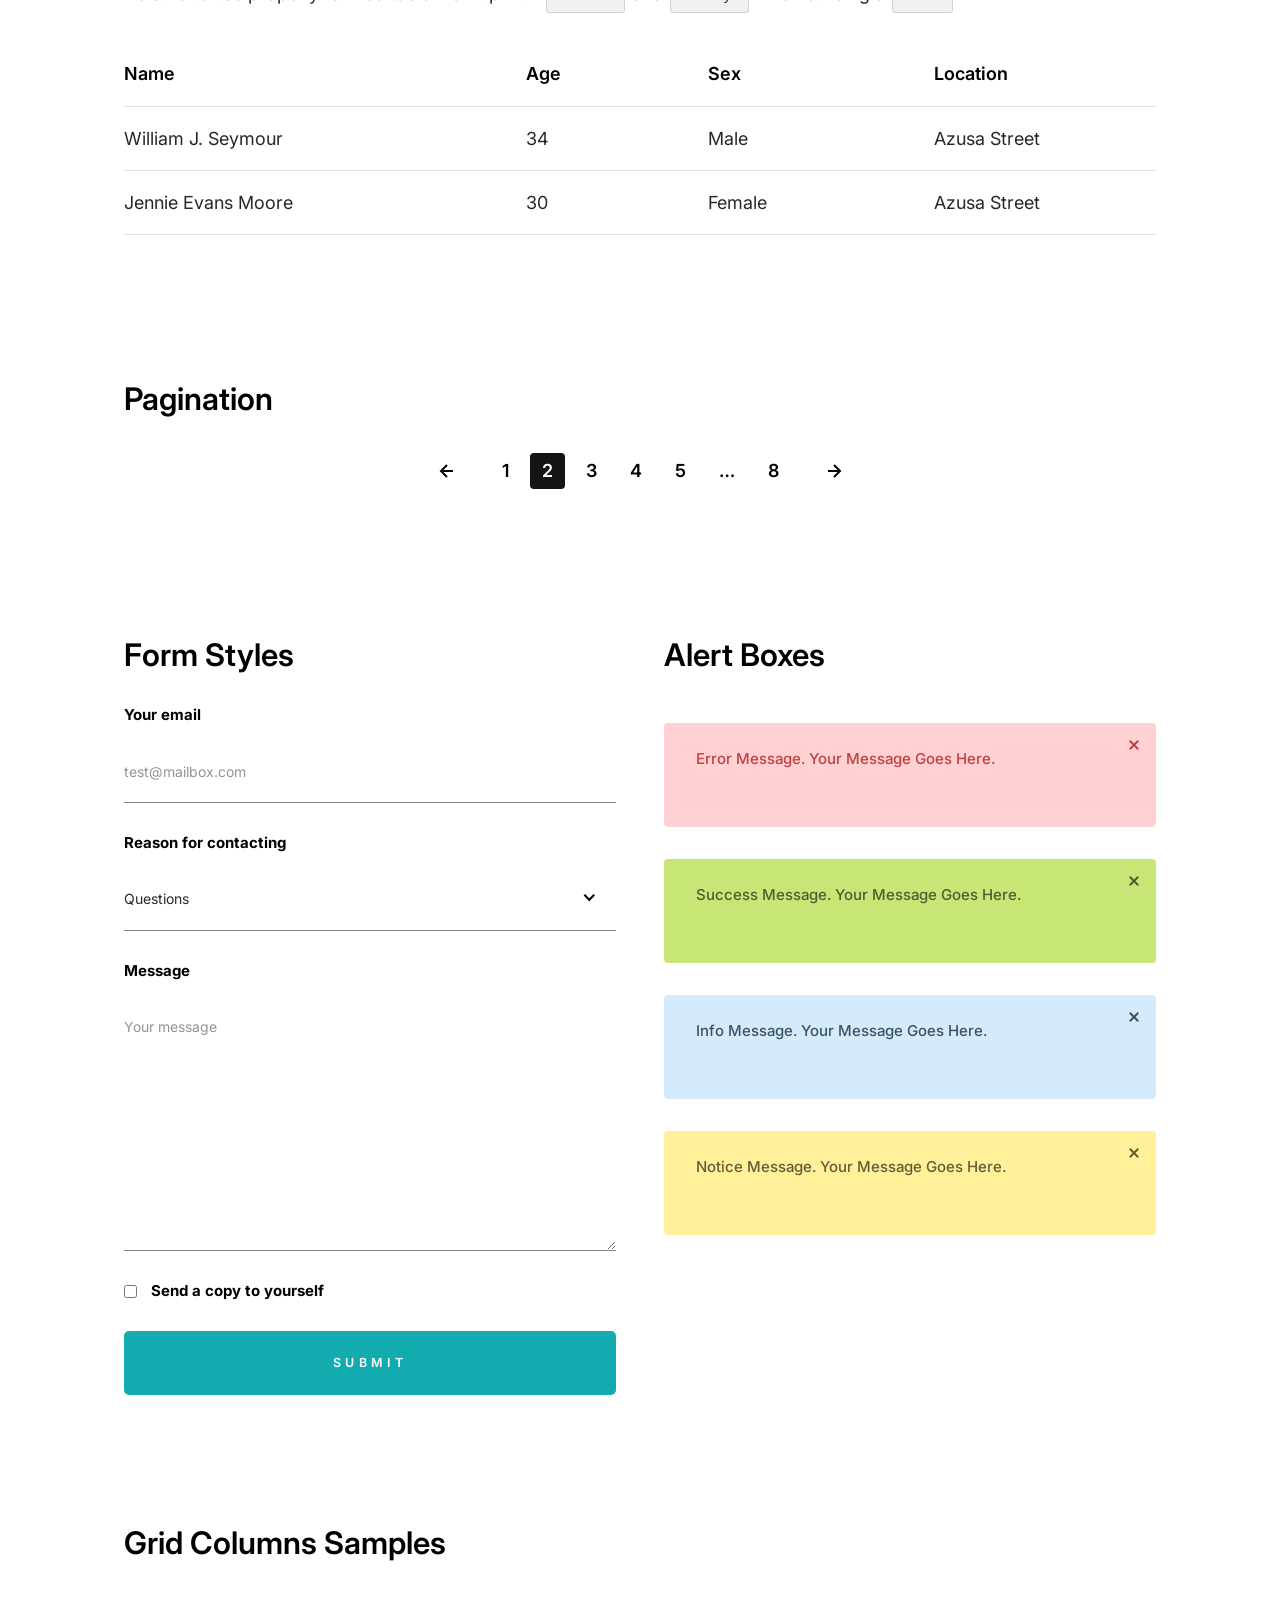
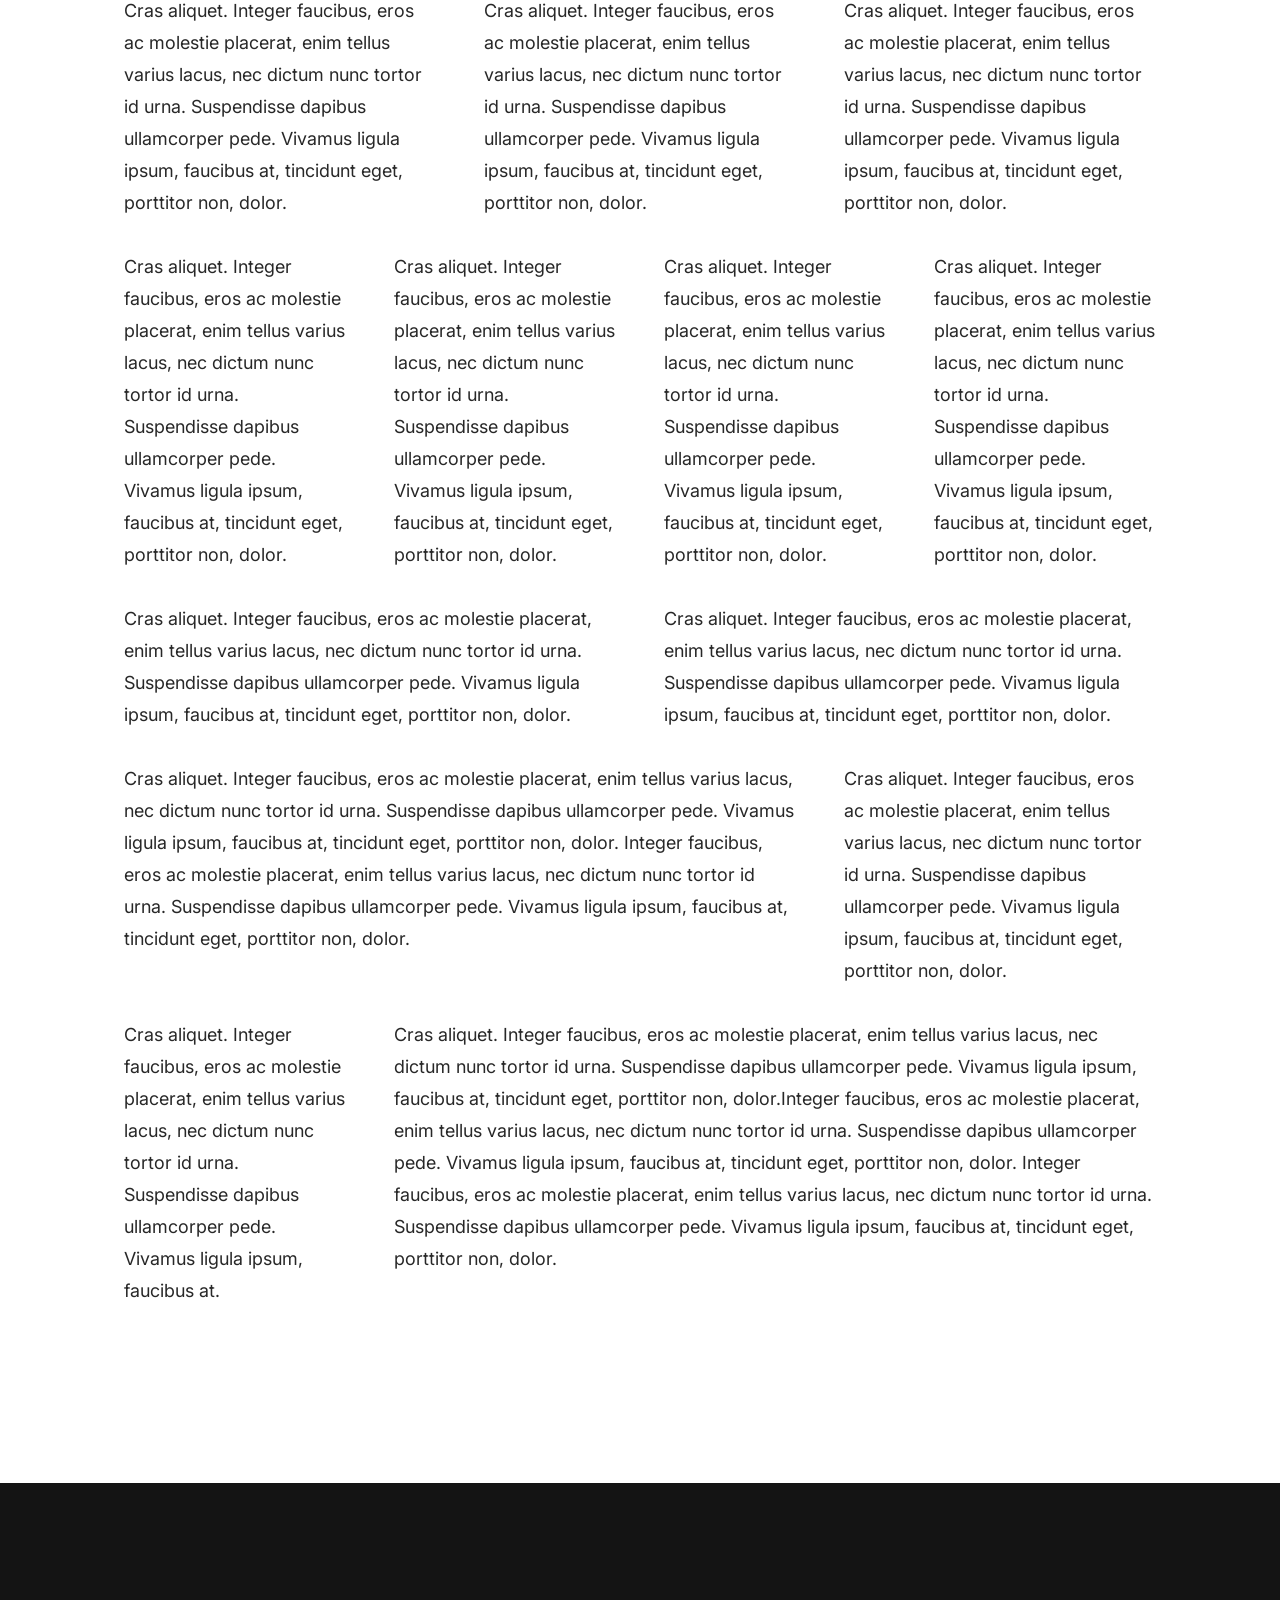
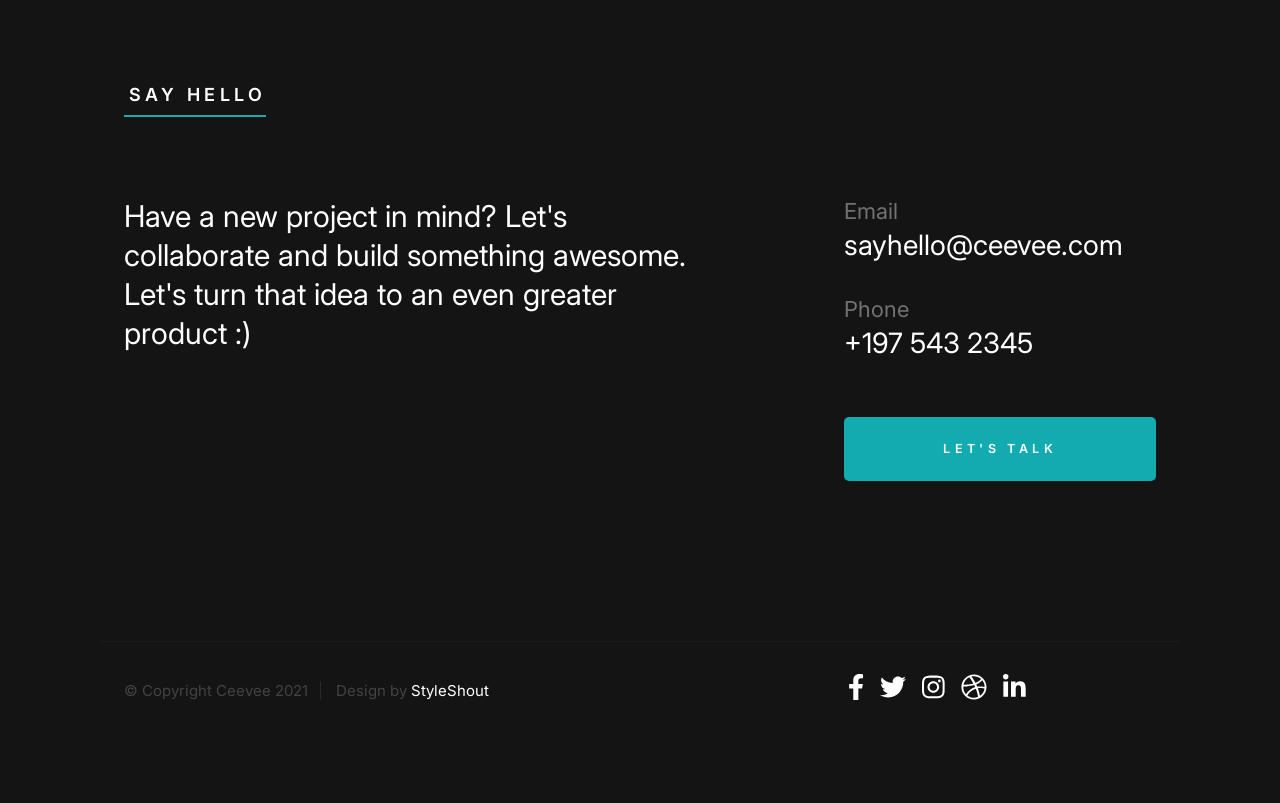
<file: styles.html>
<!DOCTYPE html>
<html class="no-js" lang="en">

<head>

    <!--- basic page needs
    ================================================== -->
    <meta charset="utf-8">
    <title>Styles - Ceevee 2.0</title>
    <meta name="description" content="">
    <meta name="author" content="">

    <!-- mobile specific metas
    ================================================== -->
    <meta name="viewport" content="width=device-width, initial-scale=1">

    <!-- CSS
    ================================================== -->
    <link rel="stylesheet" href="css/styles.css">
    <link rel="stylesheet" href="css/vendor.css">

    <style type="text/css" media="screen">
        .s-styles {
            background-color: white;
            padding-top: calc(4.5 * var(--space));
            padding-bottom: calc(4.5 * var(--space));
            position: relative;
        }

        .s-styles .intro h1 {
            margin-top: 0;
        }
    </style>

    <!-- script
    ================================================== -->
    <script defer src="js/vendor/fontawesome/all.min.js"></script>

    <!-- favicons
    ================================================== -->
    <link rel="apple-touch-icon" sizes="180x180" href="apple-touch-icon.png">
    <link rel="icon" type="image/png" sizes="32x32" href="favicon-32x32.png">
    <link rel="icon" type="image/png" sizes="16x16" href="favicon-16x16.png">
    <link rel="manifest" href="site.webmanifest">

</head>

<body id="top" class="ss-preload">


    <!-- preloader
    ================================================== -->
    <div id="preloader">
        <div id="loader"></div>
    </div>


    <!-- header
    ================================================== -->
    <header class="s-header">
        <div class="row s-header__nav-wrap">
            <nav class="s-header__nav">
                <ul>
                    <li class="current"><a href="index.html">Home</a></li>
                    <li><a href="index.html#about">About</a></li>
                    <li><a href="index.html#resume">Resume</a></li>
                    <li><a href="index.html#portfolio">Works</a></li>
                    <li><a href="index.html#testimonials">Testimonials</a></li>
                    <li><a href="index.html#contact">Say Hello</a></li>
                </ul>
            </nav>
        </div> <!-- end row -->

        <a class="s-header__menu-toggle" href="#0" title="Menu">
            <span class="s-header__menu-icon"></span>
        </a>
    </header> <!-- end s-header -->


    <!-- hero
    ================================================== -->
    <section id="hero" class="s-hero target-section">

        <div class="s-hero__bg rellax" data-rellax-speed="-7"></div>

        <div class="row s-hero__content">
            <div class="column">

                <div class="s-hero__content-about">

                    <h1>I'm Jonathan Doe.</h1>

                    <h3>
                        I'm a Manila based <span>graphic designer</span>, <span>illustrator</span> and
                        <span>webdesigner</span> creating awesome and
                        effective visual identities for companies of all sizes around the globe. Let's <a
                            href="#about">start scrolling</a>
                        and learn more <a href="#about">about me</a>.
                    </h3>

                    <div class="s-hero__content-social">
                        <a href="#0"><i class="fab fa-facebook-square" aria-hidden="true"></i></a>
                        <a href="#0"><i class="fab fa-twitter" aria-hidden="true"></i></a>
                        <a href="#0"><i class="fab fa-instagram" aria-hidden="true"></i></a>
                        <a href="#0"><i class="fab fa-dribbble" aria-hidden="true"></i></a>
                        <a href="#0"><i class="fab fa-behance" aria-hidden="true"></i></a>
                        <a href="#0"><i class="fab fa-linkedin" aria-hidden="true"></i></a>
                    </div>

                </div> <!-- end s-hero__content-about -->

            </div>
        </div> <!-- s-hero__content -->

        <div class="s-hero__scroll">
            <a href="#styles" class="s-hero__scroll-link smoothscroll">
                <span class="scroll-arrow">
                    <svg xmlns="http://www.w3.org/2000/svg" width="24" height="24" viewBox="0 0 24 24"
                        style="fill:rgba(0, 0, 0, 1);">
                        <path
                            d="M18.707 12.707L17.293 11.293 13 15.586 13 6 11 6 11 15.586 6.707 11.293 5.293 12.707 12 19.414z">
                        </path>
                    </svg>
                </span>
                <span class="scroll-text">Scroll Down</span>
            </a>
        </div> <!-- s-hero__scroll -->

    </section> <!-- end s-hero -->


    <!-- s-styles
    ================================================== -->
    <section id="styles" class="s-styles">

        <div class="row">

            <div class="column large-12 intro">

                <h1>Style Guide.</h1>

                <p class="lead">Lorem ipsum Officia elit ad tempor dolore est ex incididunt incididunt occaecat culpa
                    deserunt
                    sunt labore in cillum ullamco magna in Excepteur consequat in reprehenderit proident mollit
                    incididunt officia commodo.
                    Duis ea officia sed dolor pariatur enim dolore dolore quis incididunt nulla exercitation commodo
                    veniam et ea incididunt.
                </p>

                <hr class="fancy">
            </div>

        </div> <!-- end row -->

        <div class="row">

            <div class="column large-6 tab-12">

                <h3>Paragraph and Image</h3>

                <p><a href="#"><img width="120" height="120" class="h-pull-left" alt="sample-image"
                            src="images/sample-image.jpg"></a>
                    Lorem ipsum dolor sit amet, consectetuer adipiscing elit. Donec libero. Suspendisse bibendum.Cras id
                    urna. Morbi
                    tincidunt, orci ac convallis aliquam, lectus turpis varius lorem, eu posuere nunc justo tempus leo.
                    Donec mattis,
                    purus nec placerat bibendum, dui pede condimentum odio, ac blandit ante orci ut diam. Cras fringilla
                    magna.
                    Phasellus suscipit, leo a pharetra condimentum, lorem tellus eleifend magna, eget fringilla velit
                    magna id
                    neque posuere nunc justo tempus leo. </p>

                <p>
                    Lorem ipsum dolor sit amet, consectetuer adipiscing elit. Donec libero. Suspendisse bibendum. Cras
                    id urna.
                    Morbi tincidunt, orci ac convallis aliquam, lectus turpis varius lorem, eu posuere nunc justo tempus
                    leo.
                    Donec mattis, purus nec placerat bibendum, dui pede condimentumodio, ac blandit ante orci ut diam.
                </p>

                <p>A <a href="#">link</a>,
                    <abbr title="this really isn't a very good description">abbrebation</abbr>,
                    <strong>strong text</strong>,
                    <em>em text</em>,
                    <del>deleted text</del>, and
                    <mark>this is a mark text.</mark>
                    <code>.code</code>
                </p>

            </div>

            <div class="column large-6 tab-12">

                <h3>Drop Caps</h3>

                <p class="drop-cap">Far far away, behind the word mountains, far from the countries Vokalia and
                    Consonantia,
                    there live the blind texts. Separated they live in Bookmarksgrove right at the coast of the
                    Semantics, a large language ocean. A small river named Duden flows by their place and supplies it
                    with the
                    necessary regelialia. Morbi tincidunt, orci ac convallis aliquam, lectus turpis varius lorem,
                    euposuere nunc justo tempus leo. Donec mattis, purus nec placerat bibendum, dui pede condimentum
                    odio,
                    ac blandit ante orci ut diam. Cras fringilla magna. Phasellus suscipit, leo a pharetra condimentum,
                    lorem tellus eleifend magna, eget fringilla velit magna id neque.
                </p>

                <h3>Small Print</h3>

                <p><small>Lorem ipsum dolor sit amet, consectetuer adipiscing elit. Donec libero.</small></p>

            </div>

        </div> <!-- end row -->

        <div class="row">

            <div class="column large-6 tab-12">

                <h3 class="h-add-bottom">Pull Quotes</h3>

                <p>
                    Perspiciatis nemo unde et nobis modi consequatur officia amet. Ut enim
                    tenetur provident maiores. Perspiciatis asperiores incidunt sequi
                    quisquam. Enim aut.
                </p>

                <figure class="pull-quote">
                    <blockquote>
                        <p>
                            When you look in the eyes of grace, when you meet grace,
                            when you embrace grace, when you see the nail prints in
                            grace’s hands and the fire in his eyes, when you feel his
                            relentless love for you - it will not motivate you to sin.
                            It will motivate you to righteousness.
                        </p>

                        <footer>
                            <cite>Judah Smith</cite>
                        </footer>
                    </blockquote>
                </figure>

            </div>

            <div class="column large-6 tab-12">

                <h3 class="h-add-bottom">Block Quotes</h3>

                <blockquote cite="http://where-i-got-my-info-from.com">
                    <p>
                        For God so loved the world, that he gave his only Son, that whoever believes in
                        him should not perish but have eternal life. For God did not send his Son into
                        the world to condemn the world, but in order that the world might be
                        saved through him.
                    </p>

                    <footer>
                        <cite>
                            <a href="#0">John 3:16-17 ESV</a>
                        </cite>
                    </footer>

                </blockquote>

                <blockquote>
                    <p>There is a God-shaped vacuum in the heart of each man which cannot be satisfied
                        by any created thing but only by God the Creator.</p>

                    <footer>
                        <cite>Blaise Pascal</cite>
                    </footer>

                </blockquote>

            </div>

        </div> <!-- end row -->

        <div class="row h-add-half-bottom">

            <div class="column large-6 tab-12">

                <h3>Example Lists</h3>

                <ol>
                    <li>Here is an example</li>
                    <li>of an ordered list.</li>
                    <li>A parent list item.
                        <ul>
                            <li>one</li>
                            <li>two</li>
                            <li>three</li>
                        </ul>
                    </li>
                    <li>A list item.</li>
                </ol>

                <ul class="disc">
                    <li>Here is an example</li>
                    <li>of an unordered list.</li>
                </ul>

                <h3>Definition Lists</h3>

                <h5>a) Multi-line Definitions (default) </h5>

                <dl class="dictionary-style">
                    <dt><strong>This is a term</strong></dt>
                    <dd>this is the definition of that term, which both live in a <code>dl</code>.</dd>
                    <dt><strong>Another Term</strong></dt>
                    <dd>And it gets a definition too, which is this line</dd>
                    <dd>This is a 2<sup>nd</sup> definition for a single term. A <code>dt</code> may be followed by
                        multiple <code>dd</code>s.</dd>
                </dl>

                <h3 class="h-add-bottom">Skill Bars</h3>

                <ul class="skill-bars-fat">
                    <li>
                        <div class="progress percent85"></div>
                        <strong>HTML</strong>
                    </li>
                    <li>
                        <div class="progress percent85"></div>
                        <strong>CSS</strong>
                    </li>
                    <li>
                        <div class="progress percent65"></div>
                        <strong>Javascript</strong>
                    </li>
                    <li>
                        <div class="progress percent90"></div>
                        <strong>Figma</strong>
                    </li>
                    <li>
                        <div class="progress percent75"></div>
                        <strong>Illustrator</strong>
                    </li>
                    <li>
                        <div class="progress percent60"></div>
                        <strong>Photoshop</strong>
                    </li>
                </ul>

            </div>

            <div class="column large-6 tab-12">

                <h3 class="h-add-bottom">Buttons</h3>

                <p>
                    <a class="btn btn--primary h-full-width" href="#0">Primary Button</a>
                    <a class="btn h-full-width" href="#0">Default Button</a>
                    <a class="btn btn--stroke h-full-width" href="#0">Stroke Button</a>
                </p>

                <h3>Stats Tabs</h3>

                <ul class="stats-tabs">
                    <li><a href="#0">1,234 <em>Peter</em></a></li>
                    <li><a href="#0">567 <em>James</em></a></li>
                    <li><a href="#0">23,456 <em>John</em></a></li>
                    <li><a href="#0">3,456 <em>Andrew</em></a></li>
                    <li><a href="#0">456 <em>Philip</em></a></li>
                    <li><a href="#0">26 <em>Matthew</em></a></li>
                </ul>

                <h3 class="h-add-bottom">Code</h3>

                <pre><code class="language-css">
    code {
    font-size: 1.4rem;
    margin: 0 .2rem;
    padding: .2rem .6rem;
    white-space: nowrap;
    background: #F1F1F1;
    border: 1px solid #E1E1E1;	
    border-radius: 3px;
    }
</code></pre>

            </div>

        </div> <!-- end row -->

        <div class="row h-add-half-bottom">

            <div class="column large-6 tab-12">

                <h1>H1 Heading</h1>
                <p>Doloremque dolor voluptas est sequi omnis. Pariatur ut aut. Sed enim tempora qui veniam qui cum vel.
                    Voluptas odit at vitae minima. In assumenda ut. Voluptatem totam impedit accusantium reiciendis
                    excepturi aut qui accusamus praesentium.</p>

                <h2>H2 Heading</h2>
                <p>Doloremque dolor voluptas est sequi omnis. Pariatur ut aut. Sed enim tempora qui veniam qui cum vel.
                    Voluptas odit at vitae minima. In assumenda ut. Voluptatem totam impedit accusantium reiciendis
                    excepturi aut qui accusamus praesentium.</p>

                <h3>H3 Heading</h3>
                <p>Doloremque dolor voluptas est sequi omnis. Pariatur ut aut. Sed enim tempora qui veniam qui cum vel.
                    Voluptas odit at vitae minima. In assumenda ut. Voluptatem totam impedit accusantium reiciendis
                    excepturi aut qui accusamus praesentium.</p>


            </div>

            <div class="column large-6 tab-12">
                <h4>H4 Heading</h4>
                <p>Doloremque dolor voluptas est sequi omnis. Pariatur ut aut. Sed enim tempora qui veniam qui cum vel.
                    Voluptas odit at vitae minima. In assumenda ut. Voluptatem totam impedit accusantium reiciendis
                    excepturi aut qui accusamus praesentium.</p>

                <h5>H5 Heading</h5>
                <p>Doloremque dolor voluptas est sequi omnis. Pariatur ut aut. Sed enim tempora qui veniam qui cum vel.
                    Voluptas odit at vitae minima. In assumenda ut. Voluptatem totam impedit accusantium reiciendis
                    excepturi aut qui accusamus praesentium.</p>

                <h6>H6 Heading</h6>
                <p>Doloremque dolor voluptas est sequi omnis. Pariatur ut aut. Sed enim tempora qui veniam qui cum vel.
                    Voluptas odit at vitae minima. In assumenda ut. Voluptatem totam impedit accusantium reiciendis
                    excepturi aut qui accusamus praesentium.</p>


            </div>

        </div> <!-- end row -->

        <div class="row h-add-half-bottom">

            <div class="column large-6 tab-12">

                <h3 class="h-add-bottom">Responsive Image</h3>

                <figure>
                    <img src="images/wheel-500.jpg" srcset="images/wheel-1000.jpg 1000w, 
                    images/wheel-500.jpg 500w" sizes="(max-width: 1000px) 100vw, 1000px" alt="">

                    <figcaption>
                        Here is some random picture.
                    </figcaption>
                </figure>

            </div>

            <div class="column large-6 tab-12">

                <h3 class="h-add-bottom">Responsive video</h3>

                <div class="video-container">
                    <iframe title="vimeo-player" src="https://player.vimeo.com/video/14592941" width="640" height="360"
                        frameborder="0" allowfullscreen></iframe>
                </div>

            </div>

        </div> <!-- end row -->

        <div class="row h-add-bottom">

            <div class="column large-12">

                <h3>Tables</h3>
                <p>Be sure to use properly formed table markup with <code>&lt;thead&gt;</code> and
                    <code>&lt;tbody&gt;</code> when building a <code>table</code>.</p>

                <div class="table-responsive">

                    <table>
                        <thead>
                            <tr>
                                <th>Name</th>
                                <th>Age</th>
                                <th>Sex</th>
                                <th>Location</th>
                            </tr>
                        </thead>
                        <tbody>
                            <tr>
                                <td>William J. Seymour</td>
                                <td>34</td>
                                <td>Male</td>
                                <td>Azusa Street</td>
                            </tr>
                            <tr>
                                <td>Jennie Evans Moore</td>
                                <td>30</td>
                                <td>Female</td>
                                <td>Azusa Street</td>
                            </tr>
                        </tbody>
                    </table>

                </div>

            </div>

        </div> <!-- end row -->

        <div class="row">

            <div class="column large-12">
                <h3>Pagination</h3>

                <nav class="pgn">
                    <ul>
                        <li>
                            <a class="pgn__prev" href="#0">
                                <svg xmlns="http://www.w3.org/2000/svg" width="24" height="24" viewBox="0 0 24 24">
                                    <path
                                        d="M12.707 17.293L8.414 13H18v-2H8.414l4.293-4.293-1.414-1.414L4.586 12l6.707 6.707z" />
                                </svg>
                            </a>
                        </li>
                        <li><a class="pgn__num" href="#0">1</a></li>
                        <li><span class="pgn__num current">2</span></li>
                        <li><a class="pgn__num" href="#0">3</a></li>
                        <li><a class="pgn__num" href="#0">4</a></li>
                        <li><a class="pgn__num" href="#0">5</a></li>
                        <li><span class="pgn__num dots">…</span></li>
                        <li><a class="pgn__num" href="#0">8</a></li>
                        <li>
                            <a class="pgn__next" href="#0">
                                <svg xmlns="http://www.w3.org/2000/svg" width="24" height="24" viewBox="0 0 24 24">
                                    <path
                                        d="M11.293 17.293l1.414 1.414L19.414 12l-6.707-6.707-1.414 1.414L15.586 11H6v2h9.586z" />
                                </svg>
                            </a>
                        </li>
                    </ul>
                </nav>
            </div>

        </div> <!-- end row -->


        <div class="row">

            <div class="column large-6 tab-12">

                <h3 class="h-add-bottom">Form Styles</h3>

                <form>
                    <div>
                        <label for="sampleInput">Your email</label>
                        <input class="h-full-width" type="email" placeholder="test@mailbox.com" id="sampleInput">
                    </div>
                    <div>
                        <label for="sampleRecipientInput">Reason for contacting</label>
                        <div class="ss-custom-select">
                            <select class="h-full-width" id="sampleRecipientInput">
                                <option value="Option 1">Questions</option>
                                <option value="Option 2">Report</option>
                                <option value="Option 3">Others</option>
                            </select>
                        </div>
                    </div>

                    <label for="exampleMessage">Message</label>
                    <textarea class="h-full-width" placeholder="Your message" id="exampleMessage"></textarea>

                    <label class="h-add-bottom">
                        <input type="checkbox">
                        <span class="label-text">Send a copy to yourself</span>
                    </label>

                    <input class="btn--primary h-full-width" type="submit" value="Submit">
                </form>

            </div>

            <div class="column large-6 tab-12">

                <h3>Alert Boxes</h3>

                <br>

                <div class="alert-box alert-box--error">
                    <p>Error Message. Your Message Goes Here.</p>
                    <span class="alert-box__close"></span>
                </div><!-- end error -->

                <div class="alert-box alert-box--success">
                    <p>Success Message. Your Message Goes Here.</p>
                    <span class="alert-box__close"></span>
                </div><!-- end success -->

                <div class="alert-box alert-box--info">
                    <p>Info Message. Your Message Goes Here.</p>
                    <span class="alert-box__close"></span>
                </div><!-- end info -->

                <div class="alert-box alert-box--notice">
                    <p>Notice Message. Your Message Goes Here.</p>
                    <span class="alert-box__close"></span>
                </div><!-- end notice -->

            </div>

        </div> <!-- end row -->

        <div class="row">

            <div class="large-12 column">
                <h3 class="h-add-bottom">Grid Columns Samples</h3>
            </div>

        </div> <!-- Row End-->


        <div class="row">

            <div class="large-4 mob-12 column">
                <p>
                    Cras aliquet. Integer faucibus, eros ac molestie placerat, enim tellus varius lacus,
                    nec dictum nunc tortor id urna. Suspendisse dapibus ullamcorper pede. Vivamus ligula ipsum,
                    faucibus at, tincidunt eget, porttitor non, dolor.
                </p>
            </div>

            <div class="large-4 mob-12 column">
                <p>
                    Cras aliquet. Integer faucibus, eros ac molestie placerat, enim tellus varius lacus,
                    nec dictum nunc tortor id urna. Suspendisse dapibus ullamcorper pede. Vivamus ligula ipsum,
                    faucibus at, tincidunt eget, porttitor non, dolor.
                </p>
            </div>

            <div class="large-4 mob-12 column">
                <p>
                    Cras aliquet. Integer faucibus, eros ac molestie placerat, enim tellus varius lacus,
                    nec dictum nunc tortor id urna. Suspendisse dapibus ullamcorper pede. Vivamus ligula ipsum,
                    faucibus at, tincidunt eget, porttitor non, dolor.
                </p>
            </div>

        </div>

        <div class="row">

            <div class="large-3 tab-6 mob-12 column">
                <p>
                    Cras aliquet. Integer faucibus, eros ac molestie placerat, enim tellus varius lacus,
                    nec dictum nunc tortor id urna. Suspendisse dapibus ullamcorper pede. Vivamus ligula ipsum,
                    faucibus at, tincidunt eget, porttitor non, dolor.
                </p>
            </div>

            <div class="large-3 tab-6 mob-12 column">
                <p>
                    Cras aliquet. Integer faucibus, eros ac molestie placerat, enim tellus varius lacus,
                    nec dictum nunc tortor id urna. Suspendisse dapibus ullamcorper pede. Vivamus ligula ipsum,
                    faucibus at, tincidunt eget, porttitor non, dolor.
                </p>
            </div>

            <div class="large-3 tab-6 mob-12 column">
                <p>
                    Cras aliquet. Integer faucibus, eros ac molestie placerat, enim tellus varius lacus,
                    nec dictum nunc tortor id urna. Suspendisse dapibus ullamcorper pede. Vivamus ligula ipsum,
                    faucibus at, tincidunt eget, porttitor non, dolor.
                </p>
            </div>

            <div class="large-3 tab-6 mob-12 column">
                <p>
                    Cras aliquet. Integer faucibus, eros ac molestie placerat, enim tellus varius lacus,
                    nec dictum nunc tortor id urna. Suspendisse dapibus ullamcorper pede. Vivamus ligula ipsum,
                    faucibus at, tincidunt eget, porttitor non, dolor.
                </p>
            </div>

        </div>

        <div class="row">

            <div class="large-6 mob-12 column">
                <p>
                    Cras aliquet. Integer faucibus, eros ac molestie placerat, enim tellus varius lacus,
                    nec dictum nunc tortor id urna. Suspendisse dapibus ullamcorper pede. Vivamus ligula ipsum,
                    faucibus at, tincidunt eget, porttitor non, dolor.
                </p>
            </div>

            <div class="large-6 mob-12 column">
                <p>
                    Cras aliquet. Integer faucibus, eros ac molestie placerat, enim tellus varius lacus,
                    nec dictum nunc tortor id urna. Suspendisse dapibus ullamcorper pede. Vivamus ligula ipsum,
                    faucibus at, tincidunt eget, porttitor non, dolor.
                </p>
            </div>

        </div>

        <div class="row">

            <div class="large-8 tab-7 mob-12 column">
                <p>
                    Cras aliquet. Integer faucibus, eros ac molestie placerat, enim tellus varius lacus,
                    nec dictum nunc tortor id urna. Suspendisse dapibus ullamcorper pede. Vivamus ligula ipsum,
                    faucibus at, tincidunt eget, porttitor non, dolor. Integer faucibus, eros ac molestie placerat, enim
                    tellus varius lacus,
                    nec dictum nunc tortor id urna. Suspendisse dapibus ullamcorper pede. Vivamus ligula ipsum,
                    faucibus at, tincidunt eget, porttitor non, dolor.
                </p>
            </div>

            <div class="large-4 tab-5 mob-12 column">
                <p>
                    Cras aliquet. Integer faucibus, eros ac molestie placerat, enim tellus varius lacus,
                    nec dictum nunc tortor id urna. Suspendisse dapibus ullamcorper pede. Vivamus ligula ipsum,
                    faucibus at, tincidunt eget, porttitor non, dolor.
                </p>
            </div>

        </div>

        <div class="row">

            <div class="large-3 tab-5 mob-12 column">
                <p>
                    Cras aliquet. Integer faucibus, eros ac molestie placerat, enim tellus varius lacus,
                    nec dictum nunc tortor id urna. Suspendisse dapibus ullamcorper pede. Vivamus ligula ipsum,
                    faucibus at.
                </p>
            </div>

            <div class="large-9 tab-7 mob-12 column">
                <p>
                    Cras aliquet. Integer faucibus, eros ac molestie placerat, enim tellus varius lacus,
                    nec dictum nunc tortor id urna. Suspendisse dapibus ullamcorper pede. Vivamus ligula ipsum,
                    faucibus at, tincidunt eget, porttitor non, dolor.Integer faucibus, eros ac molestie placerat, enim
                    tellus varius lacus,
                    nec dictum nunc tortor id urna. Suspendisse dapibus ullamcorper pede. Vivamus ligula ipsum,
                    faucibus at, tincidunt eget, porttitor non, dolor. Integer faucibus, eros ac molestie placerat, enim
                    tellus varius lacus,
                    nec dictum nunc tortor id urna. Suspendisse dapibus ullamcorper pede. Vivamus ligula ipsum,
                    faucibus at, tincidunt eget, porttitor non, dolor.
                </p>
            </div>

        </div>

    </section> <!-- end s-styles -->


    <!-- contact
    ================================================== -->
    <section id="contact" class="s-contact target-section">

        <div class="row s-contact__header">
            <div class="column large-12">
                <h3 class="section-header-allcaps">Say Hello</h3>
            </div>
        </div>

        <div class="row s-contact__content">

            <div class="column large-7 medium-12">

                <h4 class="huge-text">
                    Have a new project in mind? Let's collaborate and build something awesome.
                    Let's turn that idea to an even greater product :)
                </h4>

            </div>

            <div class="column large-4 medium-12">

                <div class="row contact-infos">
                    <div class="column large-12 medium-6 tab-12">
                        <div class="contact-block">
                            <h5 class="contact-block__header">
                                Email
                            </h5>
                            <p class="contact-block__content">
                                <a class="mailtoui" href="mailto:sayhello@ceevee.com">sayhello@ceevee.com</a>
                            </p>
                        </div> <!-- end contact-block -->
                    </div>
                    <div class="column large-12 medium-6 tab-12">
                        <div class="contact-block">
                            <h5 class="contact-block__header">
                                Phone
                            </h5>
                            <p class="contact-block__content">
                                <a href="tel:+1975432345">+197 543 2345</a>
                            </p>
                        </div> <!-- end contact-block -->
                    </div>

                    <div class="column large-12">
                        <a href="mailto:sayhello@ceevee.com" class="mailtoui btn btn--primary h-full-width">Let's
                            Talk</a>
                    </div>
                </div> <!-- end contact-infos -->

            </div>
        </div> <!-- s-contact__content -->

    </section> <!-- end s-contact -->


    <!-- footer
    ================================================== -->
    <footer class="s-footer">
        <div class="row">
            <div class="column large-4 medium-6 w-1000-stack s-footer__social-block">
                <ul class="s-footer__social">
                    <li><a href="#0"><i class="fab fa-facebook-f" aria-hidden="true"></i></a></li>
                    <li><a href="#0"><i class="fab fa-twitter" aria-hidden="true"></i></a></li>
                    <li><a href="#0"><i class="fab fa-instagram" aria-hidden="true"></i></a></li>
                    <li><a href="#0"><i class="fab fa-dribbble" aria-hidden="true"></i></a></li>
                    <li><a href="#0"><i class="fab fa-linkedin-in" aria-hidden="true"></i></a></li>
                </ul>
            </div>

            <div class="column large-7 medium-6 w-1000-stack ss-copyright">
                <span>© Copyright Ceevee 2021</span>
                <span>Design by <a href="https://www.styleshout.com/">StyleShout</a></span>
            </div>
        </div>

        <div class="ss-go-top">
            <a class="smoothscroll" title="Back to Top" href="#top">
                <svg xmlns="http://www.w3.org/2000/svg" viewBox="0 0 24 24">
                    <path d="M6 4h12v2H6zm5 10v6h2v-6h5l-6-6-6 6z" />
                </svg>
            </a>
        </div> <!-- end ss-go-top -->
    </footer>


    <!-- Java Script
    ================================================== -->
    <script src="js/plugins.js"></script>
    <script src="js/main.js"></script>

</body>

</html>
</file>
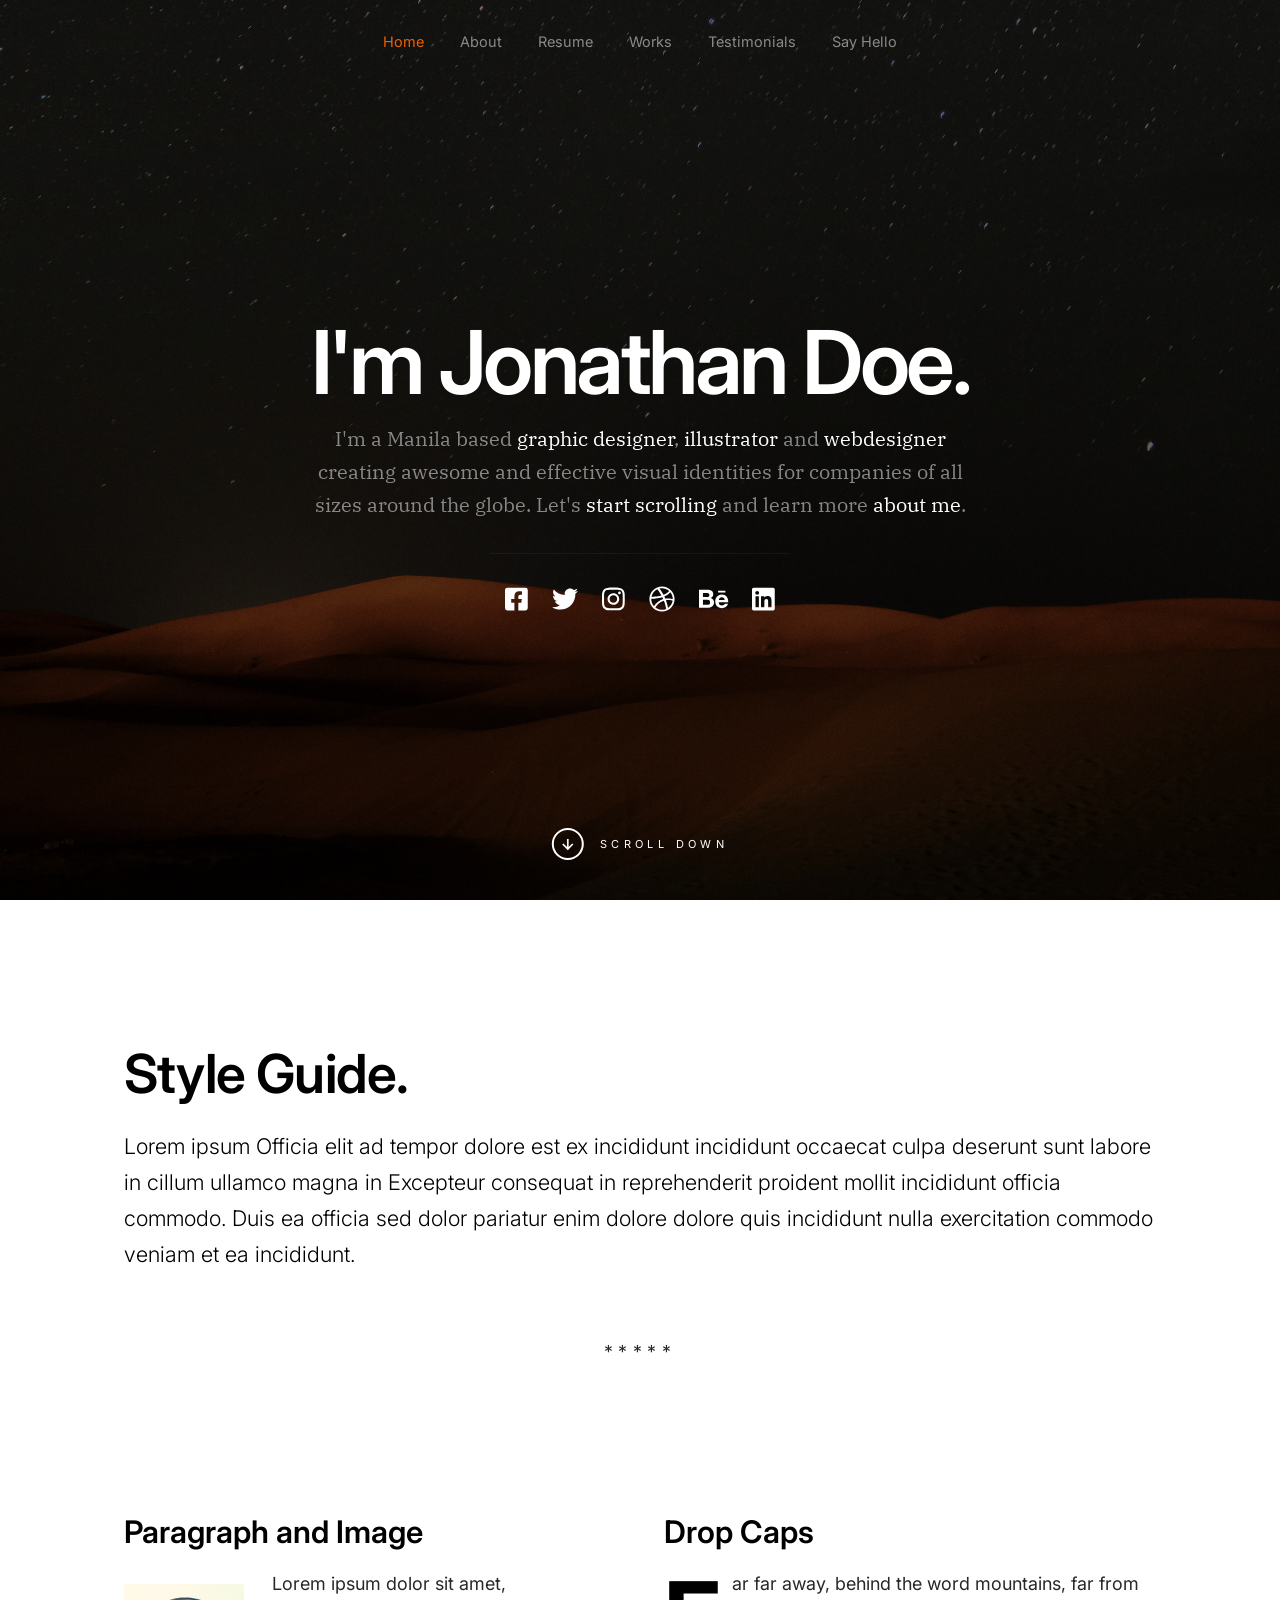
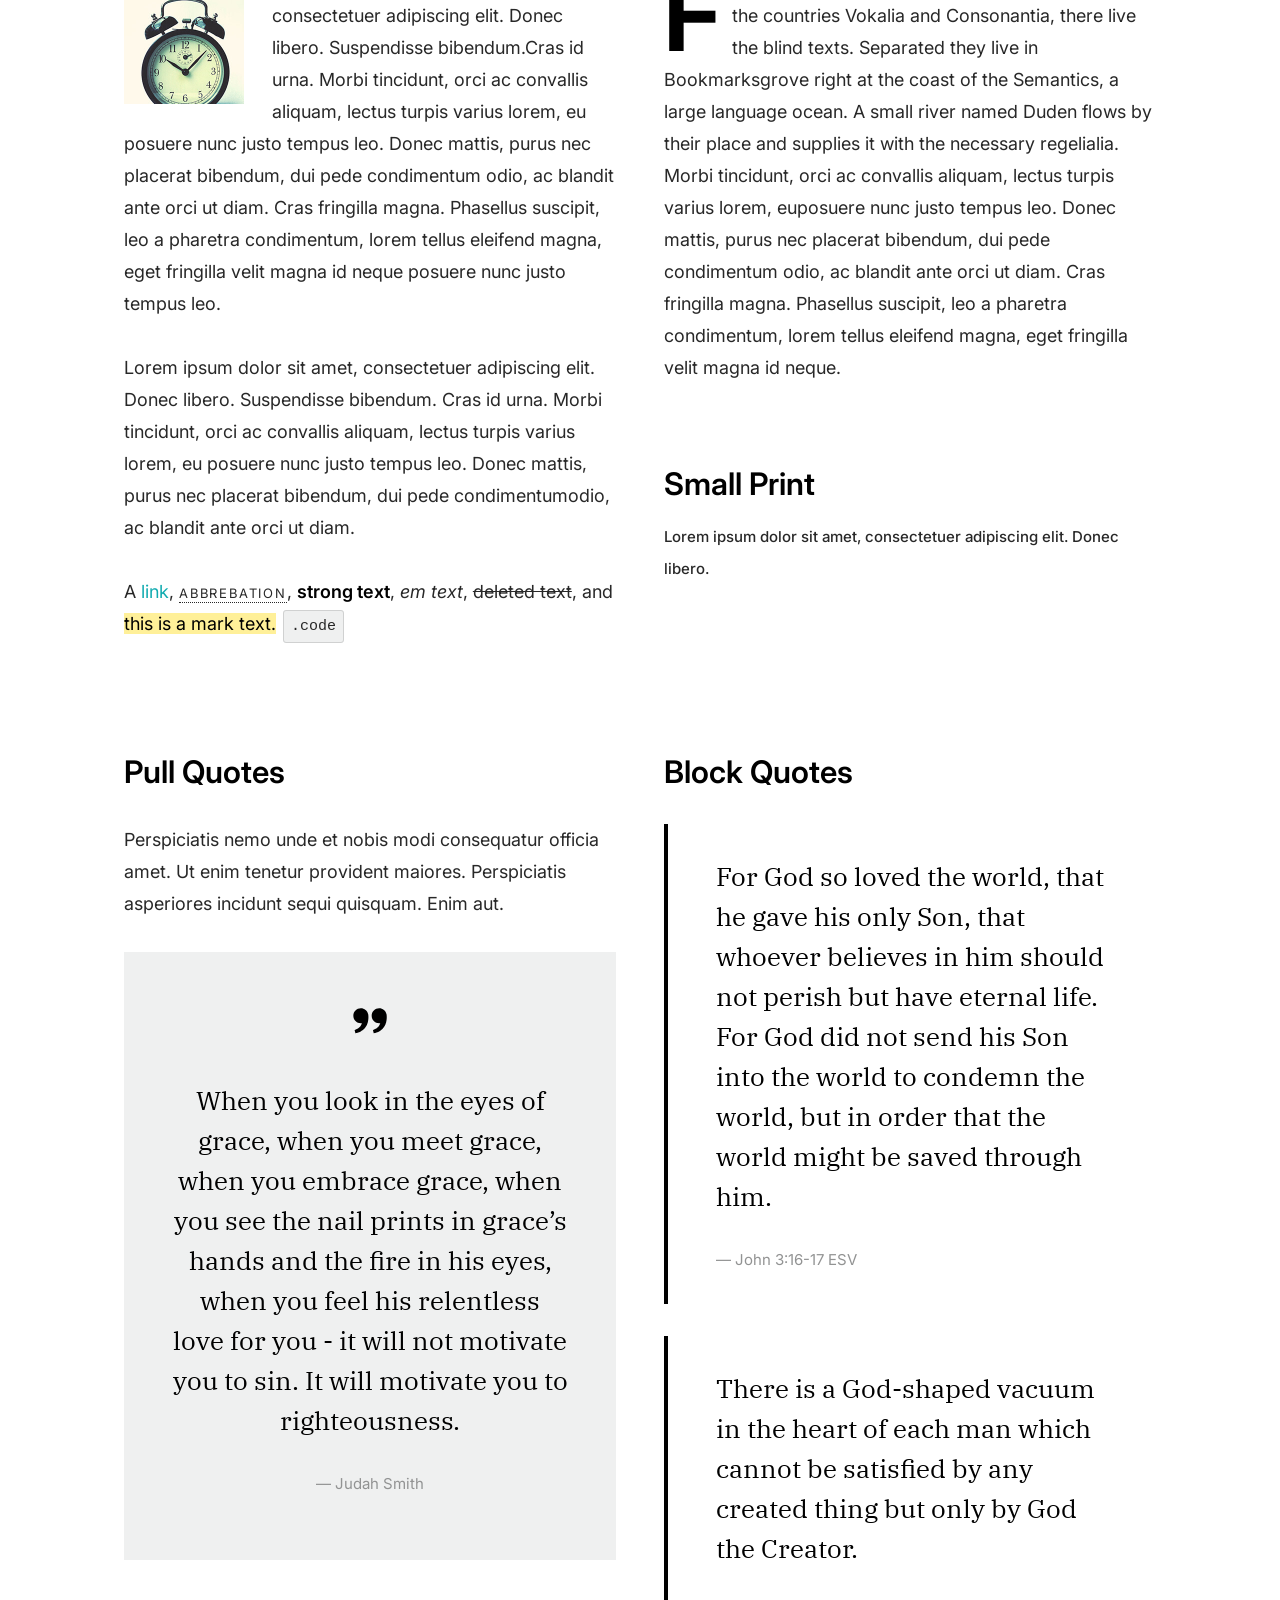
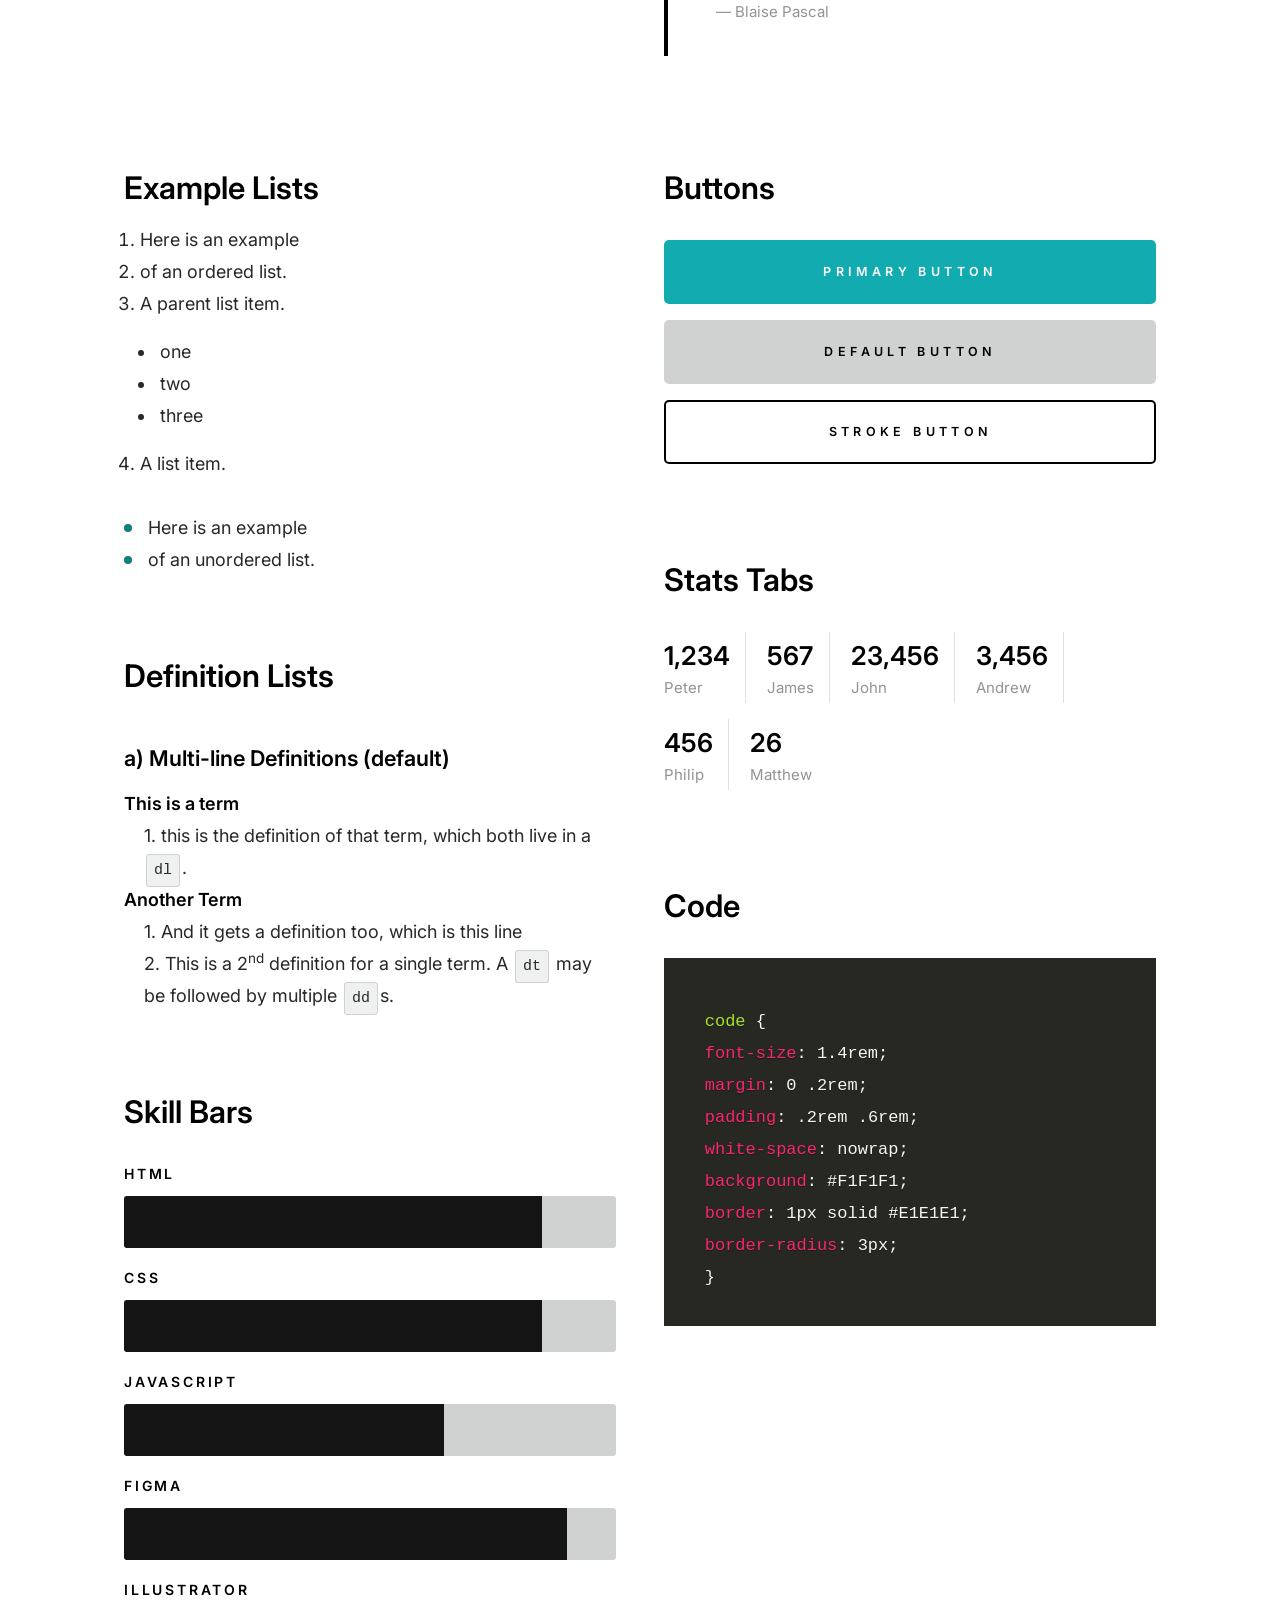
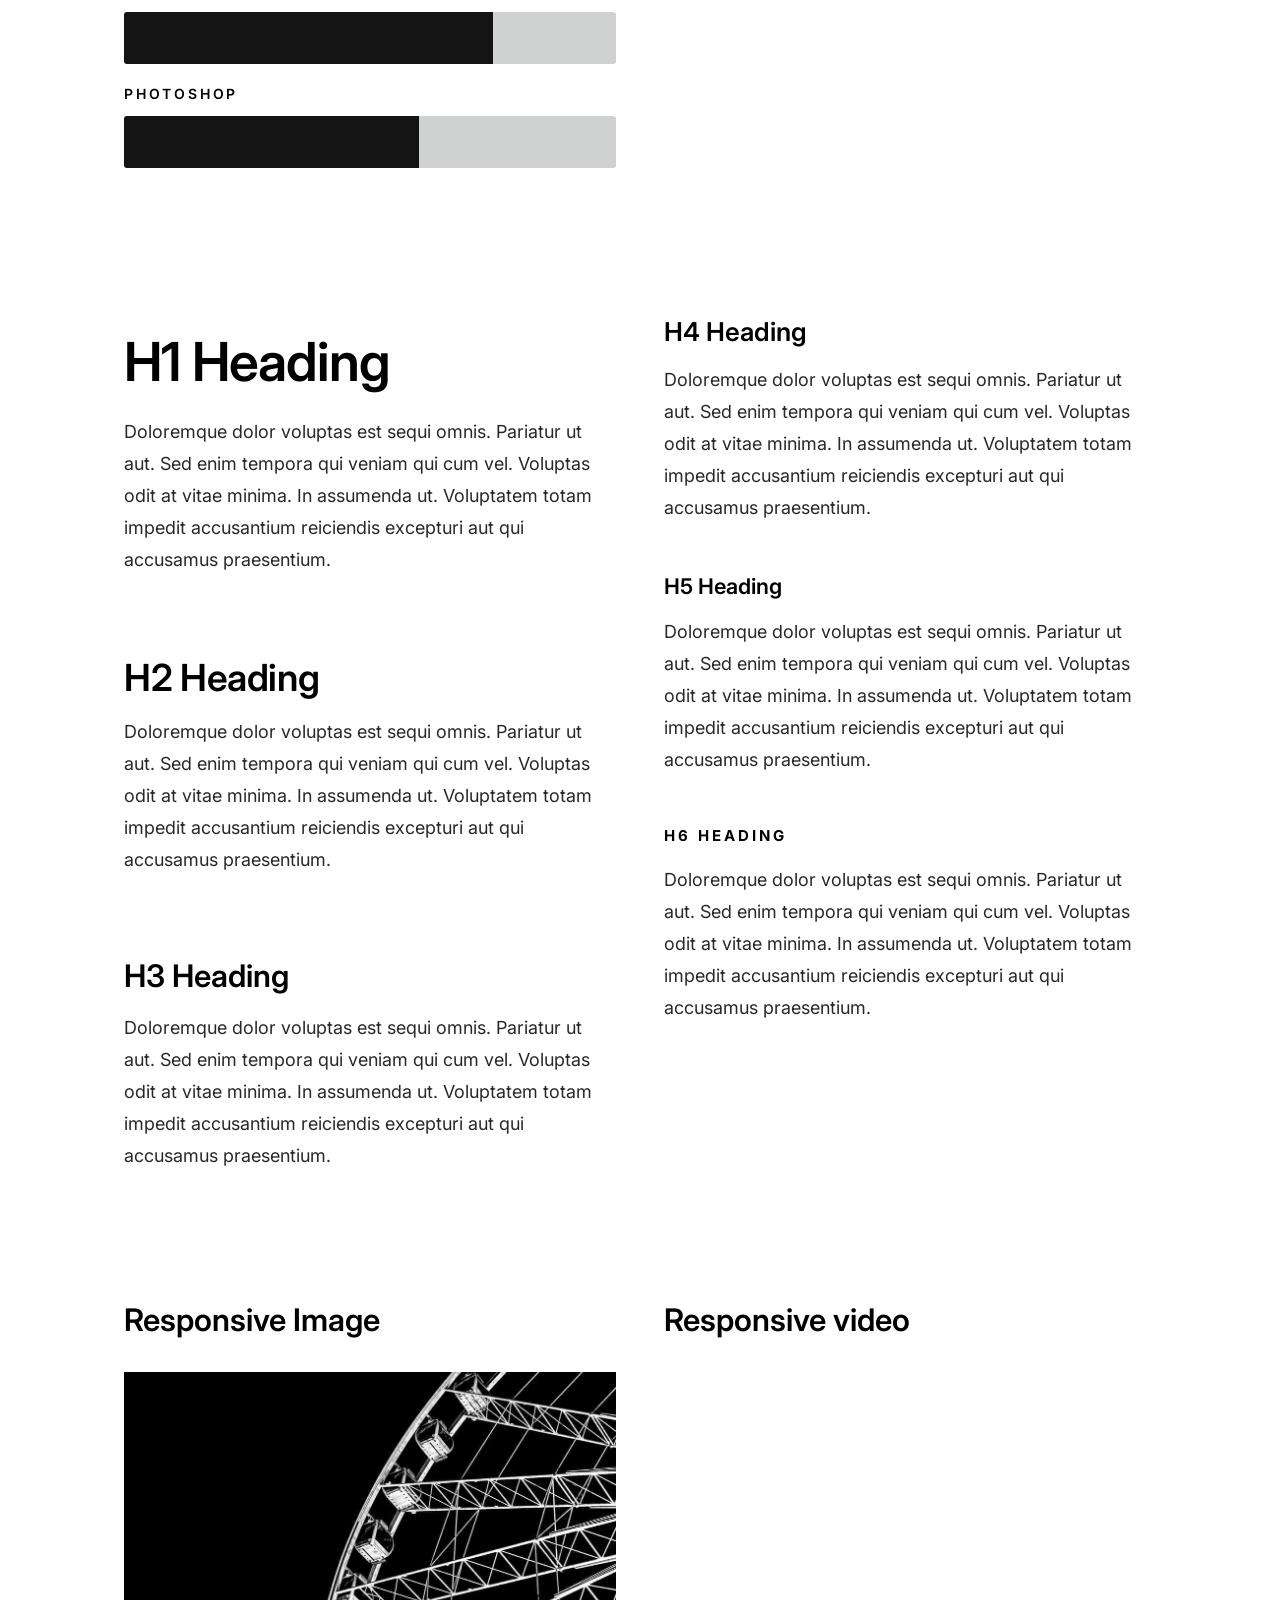
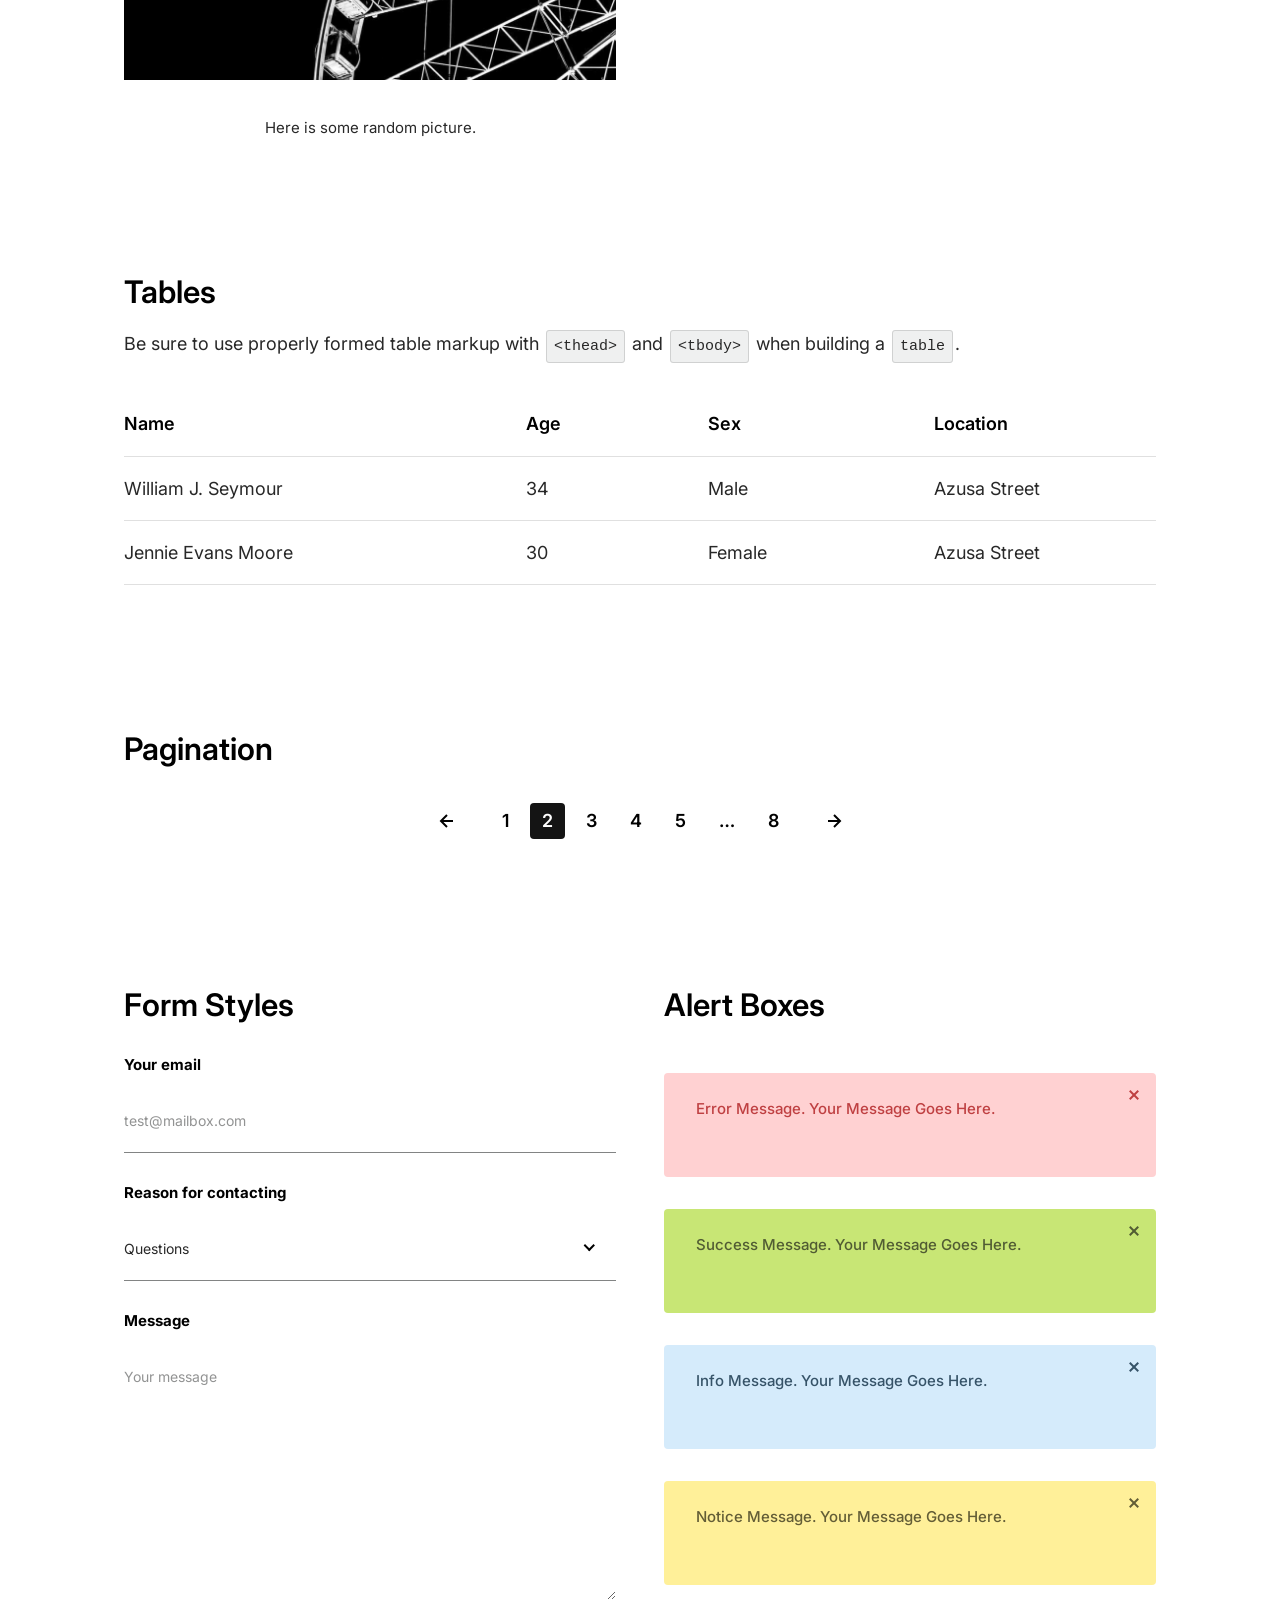
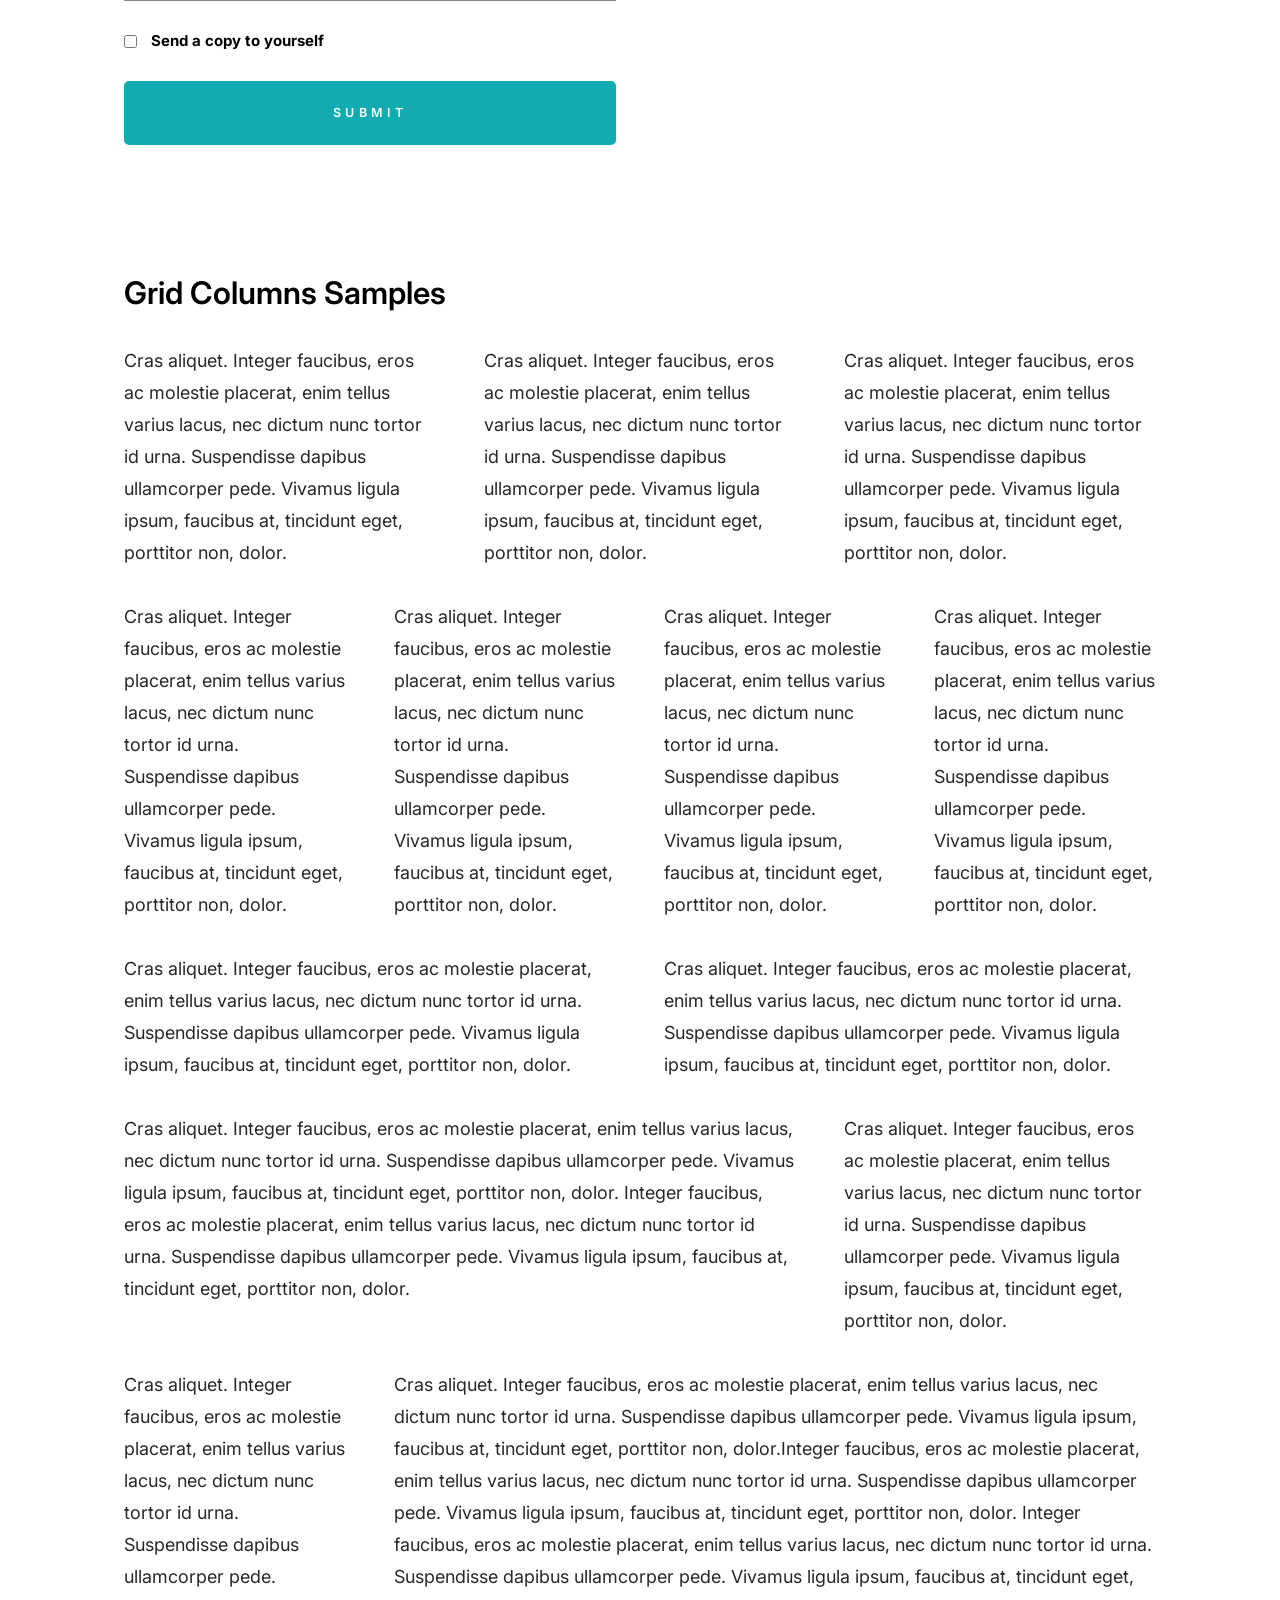
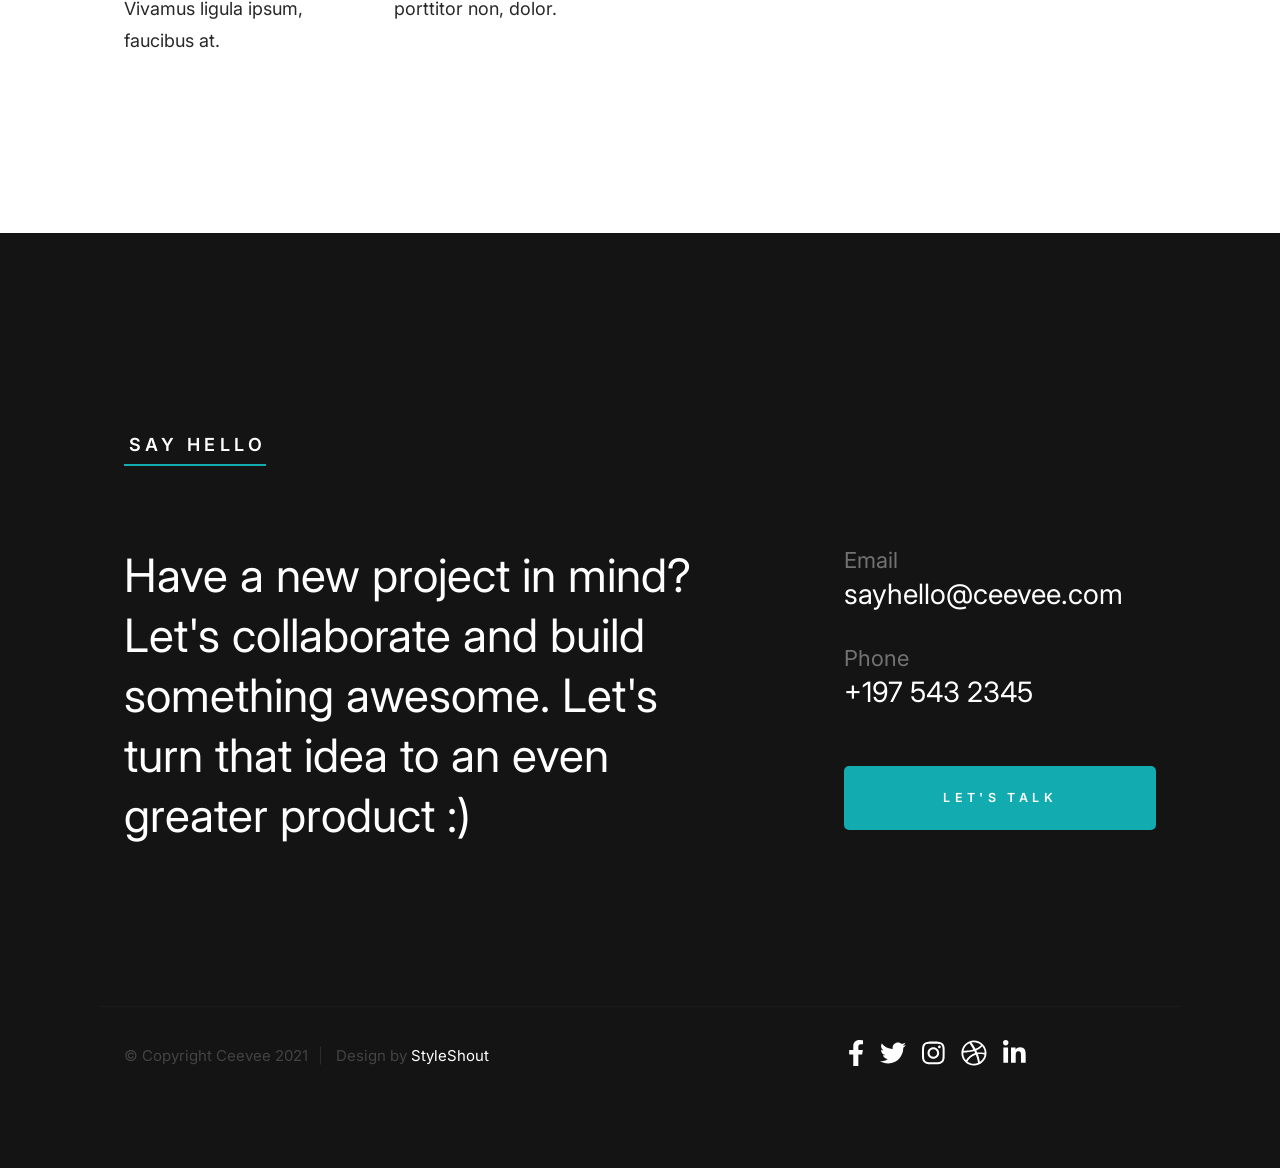
<file: Ceevee_2_0_0/styles.html>
<!DOCTYPE html>
<html class="no-js" lang="en">
<head>

    <!--- basic page needs
    ================================================== -->
    <meta charset="utf-8">
    <title>Styles - Ceevee 2.0</title>
    <meta name="description" content="">
    <meta name="author" content="">

    <!-- mobile specific metas
    ================================================== -->
    <meta name="viewport" content="width=device-width, initial-scale=1">

    <!-- CSS
    ================================================== -->
    <link rel="stylesheet" href="css/styles.css">
    <link rel="stylesheet" href="css/vendor.css">

    <style type="text/css" media="screen">
        .s-styles { 
            background-color: white;
            padding-top: calc(4.5 * var(--space));
            padding-bottom: calc(4.5 * var(--space));
            position: relative;
        }
        .s-styles .intro h1 {
            margin-top: 0;
        }
    </style>

    <!-- script
    ================================================== -->
    <script defer src="js/vendor/fontawesome/all.min.js"></script>

    <!-- favicons
    ================================================== -->
    <link rel="apple-touch-icon" sizes="180x180" href="apple-touch-icon.png">
    <link rel="icon" type="image/png" sizes="32x32" href="favicon-32x32.png">
    <link rel="icon" type="image/png" sizes="16x16" href="favicon-16x16.png">
    <link rel="manifest" href="site.webmanifest">

</head>

<body id="top" class="ss-preload">


    <!-- preloader
    ================================================== -->
    <div id="preloader">
        <div id="loader"></div>
    </div>


    <!-- header
    ================================================== -->
    <header class="s-header">
        <div class="row s-header__nav-wrap">
            <nav class="s-header__nav">
                <ul>
                    <li class="current"><a href="index.html">Home</a></li>
                    <li><a href="index.html#about">About</a></li>
                    <li><a href="index.html#resume">Resume</a></li>
                    <li><a href="index.html#portfolio">Works</a></li>
                    <li><a href="index.html#testimonials">Testimonials</a></li>
                    <li><a href="index.html#contact">Say Hello</a></li>
                </ul>
            </nav>
        </div> <!-- end row -->
        
        <a class="s-header__menu-toggle" href="#0" title="Menu">
            <span class="s-header__menu-icon"></span>
        </a>
    </header> <!-- end s-header -->


    <!-- hero
    ================================================== -->
    <section id="hero" class="s-hero target-section">

        <div class="s-hero__bg rellax" data-rellax-speed="-7"></div>

        <div class="row s-hero__content">
            <div class="column">

                <div class="s-hero__content-about">

                    <h1>I'm Jonathan Doe.</h1>

                    <h3>
                    I'm a Manila based <span>graphic designer</span>, <span>illustrator</span> and <span>webdesigner</span> creating awesome and
                    effective visual identities for companies of all sizes around the globe. Let's <a href="#about">start scrolling</a>
                    and learn more <a href="#about">about me</a>.
                    </h3>

                    <div class="s-hero__content-social">
                        <a href="#0"><i class="fab fa-facebook-square" aria-hidden="true"></i></a>
                        <a href="#0"><i class="fab fa-twitter" aria-hidden="true"></i></a>
                        <a href="#0"><i class="fab fa-instagram" aria-hidden="true"></i></a>
                        <a href="#0"><i class="fab fa-dribbble" aria-hidden="true"></i></a>
                        <a href="#0"><i class="fab fa-behance" aria-hidden="true"></i></a>
                        <a href="#0"><i class="fab fa-linkedin" aria-hidden="true"></i></a>
                    </div>

                </div> <!-- end s-hero__content-about -->

            </div>
        </div> <!-- s-hero__content -->

        <div class="s-hero__scroll">
            <a href="#styles" class="s-hero__scroll-link smoothscroll">
                <span class="scroll-arrow">
                    <svg xmlns="http://www.w3.org/2000/svg" width="24" height="24" viewBox="0 0 24 24" style="fill:rgba(0, 0, 0, 1);transform:;-ms-filter:"><path d="M18.707 12.707L17.293 11.293 13 15.586 13 6 11 6 11 15.586 6.707 11.293 5.293 12.707 12 19.414z"></path></svg>
                </span>
                <span class="scroll-text">Scroll Down</span>
            </a>
        </div> <!-- s-hero__scroll -->

    </section> <!-- end s-hero -->


    <!-- s-styles
    ================================================== -->
    <section id="styles" class="s-styles">

        <div class="row">

            <div class="column large-12 intro">

                <h1>Style Guide.</h1>

                <p class="lead">Lorem ipsum Officia elit ad tempor dolore est ex incididunt incididunt occaecat culpa deserunt 
                sunt labore in cillum ullamco magna in Excepteur consequat in reprehenderit proident mollit incididunt officia commodo.
                Duis ea officia sed dolor pariatur enim dolore dolore quis incididunt nulla exercitation commodo veniam et ea incididunt.
                </p>

                <hr class="fancy">
            </div>

        </div> <!-- end row -->

        <div class="row">

            <div class="column large-6 tab-12">

                <h3>Paragraph and Image</h3>

                <p><a href="#"><img width="120" height="120" class="h-pull-left" alt="sample-image" src="images/sample-image.jpg"></a>
                Lorem ipsum dolor sit amet, consectetuer adipiscing elit. Donec libero. Suspendisse bibendum.Cras id urna. Morbi 
                tincidunt, orci ac convallis aliquam, lectus turpis varius lorem, eu posuere nunc justo tempus leo. Donec mattis, 
                purus nec placerat bibendum, dui pede condimentum odio, ac blandit ante orci ut diam. Cras fringilla magna. 
                Phasellus suscipit, leo a pharetra condimentum, lorem tellus eleifend magna, eget fringilla velit magna id 
                neque posuere nunc justo tempus leo. </p>

                <p>
                Lorem ipsum dolor sit amet, consectetuer adipiscing elit. Donec libero. Suspendisse bibendum. Cras id urna. 
                Morbi tincidunt, orci ac convallis aliquam, lectus turpis varius lorem, eu posuere nunc justo tempus leo. 
                Donec mattis, purus nec placerat bibendum, dui pede condimentumodio, ac blandit ante orci ut diam.	
                </p>

                <p>A <a href="#">link</a>,
                <abbr title="this really isn't a very good description">abbrebation</abbr>,
                <strong>strong text</strong>,
                <em>em text</em>,
                <del>deleted text</del>, and
                <mark>this is a mark text.</mark>
                <code>.code</code>
                </p>

            </div>

            <div class="column large-6 tab-12">

                <h3>Drop Caps</h3>

                <p class="drop-cap">Far far away, behind the word mountains, far from the countries Vokalia and Consonantia,
                there live the blind texts. Separated they live in Bookmarksgrove right at the coast of the
                Semantics, a large language ocean. A small river named Duden flows by their place and supplies it with the 
                necessary regelialia. Morbi tincidunt, orci ac convallis aliquam, lectus turpis varius lorem, 
                euposuere nunc justo tempus leo. Donec mattis, purus nec placerat bibendum, dui pede condimentum odio, 
                ac blandit ante orci ut diam. Cras fringilla magna. Phasellus suscipit, leo a pharetra condimentum, 
                lorem tellus eleifend magna, eget fringilla velit magna id neque.
                </p>

                <h3>Small Print</h3>

                <p><small>Lorem ipsum dolor sit amet, consectetuer adipiscing elit. Donec libero.</small></p>

            </div>

        </div> <!-- end row -->

        <div class="row">

            <div class="column large-6 tab-12">

                <h3 class="h-add-bottom">Pull Quotes</h3>

                <p>
                Perspiciatis nemo unde et nobis modi consequatur officia amet. Ut enim 
                tenetur provident maiores. Perspiciatis asperiores incidunt sequi 
                quisquam. Enim aut. 
                </p>

                <figure class="pull-quote">
                    <blockquote>
                        <p>
                        When you look in the eyes of grace, when you meet grace, 
                        when you embrace grace, when you see the nail prints in 
                        grace’s hands and the fire in his eyes, when you feel his 
                        relentless love for you - it will not motivate you to sin. 
                        It will motivate you to righteousness.
                        </p>

                        <footer>
                            <cite>Judah Smith</cite>
                        </footer>
                    </blockquote>
                </figure>

            </div>

            <div class="column large-6 tab-12">

                <h3 class="h-add-bottom">Block Quotes</h3>

                <blockquote cite="http://where-i-got-my-info-from.com">
                    <p>
                    For God so loved the world, that he gave his only Son, that whoever believes in 
                    him should not perish but have eternal life. For God did not send his Son into 
                    the world to condemn the world, but in order that the world might be 
                    saved through him.
                    </p>

                    <footer>
                        <cite>
                            <a href="#0">John 3:16-17 ESV</a>
                        </cite>
                    </footer>

                </blockquote>

                <blockquote>
                    <p>There is a God-shaped vacuum in the heart of each man which cannot be satisfied 
                    by any created thing but only by God the Creator.</p>

                    <footer>
                        <cite>Blaise Pascal</cite>
                    </footer>

                </blockquote>

            </div>

        </div> <!-- end row -->

        <div class="row h-add-half-bottom">

            <div class="column large-6 tab-12">

                <h3>Example Lists</h3>

                <ol>
                    <li>Here is an example</li>
                    <li>of an ordered list.</li>
                    <li>A parent list item.
                        <ul>
                            <li>one</li>
                            <li>two</li>
                            <li>three</li>
                        </ul>
                        </li>
                        <li>A list item.</li>
                    </ol>

                <ul class="disc">
                    <li>Here is an example</li>
                    <li>of an unordered list.</li>
                </ul>

                <h3>Definition Lists</h3>

                <h5>a) Multi-line Definitions (default) </h5>

                <dl class="dictionary-style">
                    <dt><strong>This is a term</strong></dt>
                        <dd>this is the definition of that term, which both live in a <code>dl</code>.</dd>
                    <dt><strong>Another Term</strong></dt>
                        <dd>And it gets a definition too, which is this line</dd>
                        <dd>This is a 2<sup>nd</sup> definition for a single term. A <code>dt</code> may be followed by multiple <code>dd</code>s.</dd>
                </dl>

                <h3 class="h-add-bottom">Skill Bars</h3>

                <ul class="skill-bars-fat">
                    <li>
                    <div class="progress percent85"></div>
                    <strong>HTML</strong>
                    </li>
                    <li>
                    <div class="progress percent85"></div>
                    <strong>CSS</strong>
                    </li>
                    <li>
                    <div class="progress percent65"></div>
                    <strong>Javascript</strong>
                    </li>
                    <li>
                    <div class="progress percent90"></div>
                    <strong>Figma</strong>
                    </li>
                    <li>
                    <div class="progress percent75"></div>
                    <strong>Illustrator</strong>
                    </li>
                    <li>
                    <div class="progress percent60"></div>
                    <strong>Photoshop</strong>
                    </li>
                </ul>

            </div>

            <div class="column large-6 tab-12">

                <h3 class="h-add-bottom">Buttons</h3>

                <p>
                    <a class="btn btn--primary h-full-width" href="#0">Primary Button</a>
                    <a class="btn h-full-width" href="#0">Default Button</a>
                    <a class="btn btn--stroke h-full-width" href="#0">Stroke Button</a>
                </p>

                <h3>Stats Tabs</h3>

                <ul class="stats-tabs">
                    <li><a href="#0">1,234 <em>Peter</em></a></li>
                    <li><a href="#0">567 <em>James</em></a></li>
                    <li><a href="#0">23,456 <em>John</em></a></li>
                    <li><a href="#0">3,456 <em>Andrew</em></a></li>
                    <li><a href="#0">456 <em>Philip</em></a></li>
                    <li><a href="#0">26 <em>Matthew</em></a></li>
                </ul>

                <h3 class="h-add-bottom">Code</h3>

<pre><code class="language-css">
    code {
    font-size: 1.4rem;
    margin: 0 .2rem;
    padding: .2rem .6rem;
    white-space: nowrap;
    background: #F1F1F1;
    border: 1px solid #E1E1E1;	
    border-radius: 3px;
    }
</code></pre>

            </div>

        </div> <!-- end row -->

        <div class="row h-add-half-bottom">

            <div class="column large-6 tab-12">
                    
                <h1>H1 Heading</h1>
                <p>Doloremque dolor voluptas est sequi omnis. Pariatur ut aut. Sed enim tempora qui veniam qui cum vel. 
                Voluptas odit at vitae minima. In assumenda ut. Voluptatem totam impedit accusantium reiciendis excepturi aut qui accusamus praesentium.</p>

                <h2>H2 Heading</h2>
                <p>Doloremque dolor voluptas est sequi omnis. Pariatur ut aut. Sed enim tempora qui veniam qui cum vel. 
                Voluptas odit at vitae minima. In assumenda ut. Voluptatem totam impedit accusantium reiciendis excepturi aut qui accusamus praesentium.</p>

                <h3>H3 Heading</h3>
                <p>Doloremque dolor voluptas est sequi omnis. Pariatur ut aut. Sed enim tempora qui veniam qui cum vel. 
                Voluptas odit at vitae minima. In assumenda ut. Voluptatem totam impedit accusantium reiciendis excepturi aut qui accusamus praesentium.</p>

                
            </div>

            <div class="column large-6 tab-12">
                <h4>H4 Heading</h4>
                <p>Doloremque dolor voluptas est sequi omnis. Pariatur ut aut. Sed enim tempora qui veniam qui cum vel. 
                Voluptas odit at vitae minima. In assumenda ut. Voluptatem totam impedit accusantium reiciendis excepturi aut qui accusamus praesentium.</p>

                <h5>H5 Heading</h5>
                <p>Doloremque dolor voluptas est sequi omnis. Pariatur ut aut. Sed enim tempora qui veniam qui cum vel. 
                Voluptas odit at vitae minima. In assumenda ut. Voluptatem totam impedit accusantium reiciendis excepturi aut qui accusamus praesentium.</p>

                <h6>H6 Heading</h6>
                <p>Doloremque dolor voluptas est sequi omnis. Pariatur ut aut. Sed enim tempora qui veniam qui cum vel. 
                Voluptas odit at vitae minima. In assumenda ut. Voluptatem totam impedit accusantium reiciendis excepturi aut qui accusamus praesentium.</p>
    
                
            </div>

        </div> <!-- end row -->

        <div class="row h-add-half-bottom">

            <div class="column large-6 tab-12">

                <h3 class="h-add-bottom">Responsive Image</h3>

                <figure>
                    <img src="images/wheel-500.jpg" 
                    srcset="images/wheel-1000.jpg 1000w, 
                    images/wheel-500.jpg 500w" 
                    sizes="(max-width: 1000px) 100vw, 1000px" alt="">

                    <figcaption>
                        Here is some random picture.
                    </figcaption>
                </figure>

            </div>

            <div class="column large-6 tab-12">

                <h3 class="h-add-bottom">Responsive video</h3>

                <div class="video-container">
                <iframe title="vimeo-player" src="https://player.vimeo.com/video/14592941" width="640" height="360" frameborder="0" allowfullscreen></iframe>                
                </div>

            </div>
            
        </div> <!-- end row -->

        <div class="row h-add-bottom">

            <div class="column large-12">

                <h3>Tables</h3>
                <p>Be sure to use properly formed table markup with <code>&lt;thead&gt;</code> and <code>&lt;tbody&gt;</code> when building a <code>table</code>.</p>

                <div class="table-responsive">

                    <table>
                            <thead>
                            <tr>
                                <th>Name</th>
                                <th>Age</th>
                                <th>Sex</th>
                                <th>Location</th>
                            </tr>
                            </thead>
                            <tbody>
                            <tr>
                                <td>William J. Seymour</td>
                                <td>34</td>
                                <td>Male</td>
                                <td>Azusa Street</td>
                            </tr>
                            <tr>
                                <td>Jennie Evans Moore</td>
                                <td>30</td>
                                <td>Female</td>
                                <td>Azusa Street</td>
                            </tr>
                            </tbody>
                    </table>

                </div>

            </div>
            
        </div> <!-- end row -->

        <div class="row">

            <div class="column large-12">
                <h3>Pagination</h3>

                <nav class="pgn">
                    <ul>
                        <li>
                            <a class="pgn__prev" href="#0">
                                <svg xmlns="http://www.w3.org/2000/svg" width="24" height="24" viewBox="0 0 24 24"><path d="M12.707 17.293L8.414 13H18v-2H8.414l4.293-4.293-1.414-1.414L4.586 12l6.707 6.707z"/></svg>
                            </a>
                        </li>
                        <li><a class="pgn__num" href="#0">1</a></li>
                        <li><span class="pgn__num current">2</span></li>
                        <li><a class="pgn__num" href="#0">3</a></li>
                        <li><a class="pgn__num" href="#0">4</a></li>
                        <li><a class="pgn__num" href="#0">5</a></li>
                        <li><span class="pgn__num dots">…</span></li>
                        <li><a class="pgn__num" href="#0">8</a></li>
                        <li>
                            <a class="pgn__next" href="#0">
                                <svg xmlns="http://www.w3.org/2000/svg" width="24" height="24" viewBox="0 0 24 24"><path d="M11.293 17.293l1.414 1.414L19.414 12l-6.707-6.707-1.414 1.414L15.586 11H6v2h9.586z"/></svg>
                            </a>
                        </li>
                    </ul>
                </nav>
            </div>

        </div> <!-- end row -->


        <div class="row">

            <div class="column large-6 tab-12">

                <h3 class="h-add-bottom">Form Styles</h3>

                <form>
                    <div>
                        <label for="sampleInput">Your email</label>
                        <input class="h-full-width" type="email" placeholder="test@mailbox.com" id="sampleInput">
                    </div>
                    <div>
                        <label for="sampleRecipientInput">Reason for contacting</label>
                        <div class="ss-custom-select">
                            <select class="h-full-width" id="sampleRecipientInput">
                                <option value="Option 1">Questions</option>
                                <option value="Option 2">Report</option>
                                <option value="Option 3">Others</option>
                            </select>
                        </div>
                    </div>
                    
                    <label for="exampleMessage">Message</label>
                    <textarea class="h-full-width" placeholder="Your message" id="exampleMessage"></textarea>

                    <label class="h-add-bottom">
                        <input type="checkbox">
                        <span class="label-text">Send a copy to yourself</span>
                    </label>
                
                    <input class="btn--primary h-full-width" type="submit" value="Submit">
                </form>

            </div>

            <div class="column large-6 tab-12">

                <h3>Alert Boxes</h3>

                <br>
                
                <div class="alert-box alert-box--error">
                    <p>Error Message. Your Message Goes Here.</p>
                    <span class="alert-box__close"></span>
                </div><!-- end error -->
                        
                <div class="alert-box alert-box--success">
                    <p>Success Message. Your Message Goes Here.</p>
                    <span class="alert-box__close"></span>
                </div><!-- end success -->
                        
                <div class="alert-box alert-box--info">
                    <p>Info Message. Your Message Goes Here.</p>
                    <span class="alert-box__close"></span>
                </div><!-- end info -->
                        
                <div class="alert-box alert-box--notice">
                    <p>Notice Message. Your Message Goes Here.</p>
                    <span class="alert-box__close"></span>
                </div><!-- end notice -->
            
            </div>

        </div> <!-- end row -->

        <div class="row">

            <div class="large-12 column">
               <h3 class="h-add-bottom">Grid Columns Samples</h3>
            </div>
   
        </div> <!-- Row End-->


        <div class="row">
   
            <div class="large-4 mob-12 column">
                <p>
                Cras aliquet. Integer faucibus, eros ac molestie placerat, enim tellus varius lacus,
                nec dictum nunc tortor id urna. Suspendisse dapibus ullamcorper pede. Vivamus ligula ipsum,
                faucibus at, tincidunt eget, porttitor non, dolor. 
                </p>
             </div>
   
            <div class="large-4 mob-12 column">
                <p>
                Cras aliquet. Integer faucibus, eros ac molestie placerat, enim tellus varius lacus,
                nec dictum nunc tortor id urna. Suspendisse dapibus ullamcorper pede. Vivamus ligula ipsum,
                faucibus at, tincidunt eget, porttitor non, dolor. 
                </p>
            </div>
   
            <div class="large-4 mob-12 column">
                <p>
                Cras aliquet. Integer faucibus, eros ac molestie placerat, enim tellus varius lacus,
                nec dictum nunc tortor id urna. Suspendisse dapibus ullamcorper pede. Vivamus ligula ipsum,
                faucibus at, tincidunt eget, porttitor non, dolor. 
                </p>
            </div>
   
        </div>
   
        <div class="row">
   
            <div class="large-3 tab-6 mob-12 column">
                <p>
                Cras aliquet. Integer faucibus, eros ac molestie placerat, enim tellus varius lacus,
                nec dictum nunc tortor id urna. Suspendisse dapibus ullamcorper pede. Vivamus ligula ipsum,
                faucibus at, tincidunt eget, porttitor non, dolor. 
                </p>
            </div>
   
            <div class="large-3 tab-6 mob-12 column">
                <p>
                Cras aliquet. Integer faucibus, eros ac molestie placerat, enim tellus varius lacus,
                nec dictum nunc tortor id urna. Suspendisse dapibus ullamcorper pede. Vivamus ligula ipsum,
                faucibus at, tincidunt eget, porttitor non, dolor. 
                </p>
            </div>
   
            <div class="large-3 tab-6 mob-12 column">
                <p>
                Cras aliquet. Integer faucibus, eros ac molestie placerat, enim tellus varius lacus,
                nec dictum nunc tortor id urna. Suspendisse dapibus ullamcorper pede. Vivamus ligula ipsum,
                faucibus at, tincidunt eget, porttitor non, dolor. 
                </p>
            </div>
   
            <div class="large-3 tab-6 mob-12 column">
                <p>
                Cras aliquet. Integer faucibus, eros ac molestie placerat, enim tellus varius lacus,
                nec dictum nunc tortor id urna. Suspendisse dapibus ullamcorper pede. Vivamus ligula ipsum,
                faucibus at, tincidunt eget, porttitor non, dolor. 
                </p>
            </div>
   
        </div>
   
        <div class="row">
   
            <div class="large-6 mob-12 column">
                <p>
                Cras aliquet. Integer faucibus, eros ac molestie placerat, enim tellus varius lacus,
                nec dictum nunc tortor id urna. Suspendisse dapibus ullamcorper pede. Vivamus ligula ipsum,
                faucibus at, tincidunt eget, porttitor non, dolor. 
                </p>
            </div>
   
            <div class="large-6 mob-12 column">
                <p>
                Cras aliquet. Integer faucibus, eros ac molestie placerat, enim tellus varius lacus,
                nec dictum nunc tortor id urna. Suspendisse dapibus ullamcorper pede. Vivamus ligula ipsum,
                faucibus at, tincidunt eget, porttitor non, dolor. 
                </p>
            </div>
   
        </div>
   
        <div class="row">
   
            <div class="large-8 tab-7 mob-12 column">
                <p>
                Cras aliquet. Integer faucibus, eros ac molestie placerat, enim tellus varius lacus,
                nec dictum nunc tortor id urna. Suspendisse dapibus ullamcorper pede. Vivamus ligula ipsum,
                faucibus at, tincidunt eget, porttitor non, dolor. Integer faucibus, eros ac molestie placerat, enim tellus varius lacus,
                nec dictum nunc tortor id urna. Suspendisse dapibus ullamcorper pede. Vivamus ligula ipsum,
                faucibus at, tincidunt eget, porttitor non, dolor.
                </p>
            </div>
   
            <div class="large-4 tab-5 mob-12 column">
                <p>
                Cras aliquet. Integer faucibus, eros ac molestie placerat, enim tellus varius lacus,
                nec dictum nunc tortor id urna. Suspendisse dapibus ullamcorper pede. Vivamus ligula ipsum,
                faucibus at, tincidunt eget, porttitor non, dolor. 
                </p>
            </div>
   
         </div>
   
         <div class="row">
   
            <div class="large-3 tab-5 mob-12 column">
                <p>
                Cras aliquet. Integer faucibus, eros ac molestie placerat, enim tellus varius lacus,
                nec dictum nunc tortor id urna. Suspendisse dapibus ullamcorper pede. Vivamus ligula ipsum,
                faucibus at. 
                </p>
             </div>
   
            <div class="large-9 tab-7 mob-12 column">
                <p>
                Cras aliquet. Integer faucibus, eros ac molestie placerat, enim tellus varius lacus,
                nec dictum nunc tortor id urna. Suspendisse dapibus ullamcorper pede. Vivamus ligula ipsum,
                faucibus at, tincidunt eget, porttitor non, dolor.Integer faucibus, eros ac molestie placerat, enim tellus varius lacus,
                nec dictum nunc tortor id urna. Suspendisse dapibus ullamcorper pede. Vivamus ligula ipsum,
                faucibus at, tincidunt eget, porttitor non, dolor. Integer faucibus, eros ac molestie placerat, enim tellus varius lacus,
                nec dictum nunc tortor id urna. Suspendisse dapibus ullamcorper pede. Vivamus ligula ipsum,
                faucibus at, tincidunt eget, porttitor non, dolor.
                </p>
             </div>
   
         </div> 

    </section> <!-- end s-styles -->


    <!-- contact
    ================================================== -->
    <section id="contact" class="s-contact target-section">

        <div class="row s-contact__header">
            <div class="column large-12">
                <h3 class="section-header-allcaps">Say Hello</h3>
            </div>
        </div>

        <div class="row s-contact__content">

            <div class="column large-7 medium-12">

                <h4 class="huge-text">
                Have a new project in mind? Let's collaborate and build something awesome. 
                Let's turn that idea to an even greater product :)
                </h4>

            </div>

            <div class="column large-4 medium-12">

                <div class="row contact-infos">
                    <div class="column large-12 medium-6 tab-12">
                        <div class="contact-block">
                            <h5 class="contact-block__header">
                                Email
                            </h5>
                            <p class="contact-block__content">
                                <a class="mailtoui" href="mailto:sayhello@ceevee.com">sayhello@ceevee.com</a>
                            </p>
                        </div> <!-- end contact-block -->
                    </div>
                    <div class="column large-12 medium-6 tab-12">
                        <div class="contact-block">
                            <h5 class="contact-block__header">
                                Phone
                            </h5>
                            <p class="contact-block__content">
                                <a href="tel:+1975432345">+197 543 2345</a>
                            </p>
                        </div> <!-- end contact-block -->
                    </div>

                    <div class="column large-12">
                        <a href="mailto:sayhello@ceevee.com" class="mailtoui btn btn--primary h-full-width">Let's Talk</a>
                    </div>
                </div> <!-- end contact-infos -->

            </div>
        </div> <!-- s-contact__content -->

    </section> <!-- end s-contact -->
    

    <!-- footer
    ================================================== -->
    <footer class="s-footer">
        <div class="row">
            <div class="column large-4 medium-6 w-1000-stack s-footer__social-block">
                <ul class="s-footer__social">
                    <li><a href="#0"><i class="fab fa-facebook-f" aria-hidden="true"></i></a></li>
                    <li><a href="#0"><i class="fab fa-twitter" aria-hidden="true"></i></a></li>
                    <li><a href="#0"><i class="fab fa-instagram" aria-hidden="true"></i></a></li>
                    <li><a href="#0"><i class="fab fa-dribbble" aria-hidden="true"></i></a></li>
                    <li><a href="#0"><i class="fab fa-linkedin-in" aria-hidden="true"></i></a></li>
                </ul>
            </div>

            <div class="column large-7 medium-6 w-1000-stack ss-copyright">
                <span>© Copyright Ceevee 2021</span> 
                <span>Design by <a href="https://www.styleshout.com/">StyleShout</a></span>
            </div>
        </div>

        <div class="ss-go-top">
            <a class="smoothscroll" title="Back to Top" href="#top">
                <svg xmlns="http://www.w3.org/2000/svg" viewBox="0 0 24 24"><path d="M6 4h12v2H6zm5 10v6h2v-6h5l-6-6-6 6z"/></svg>
             </a>
        </div> <!-- end ss-go-top -->
    </footer>


    <!-- Java Script
    ================================================== -->
    <script src="js/plugins.js"></script>
    <script src="js/main.js"></script>

</body>

</html>
</file>
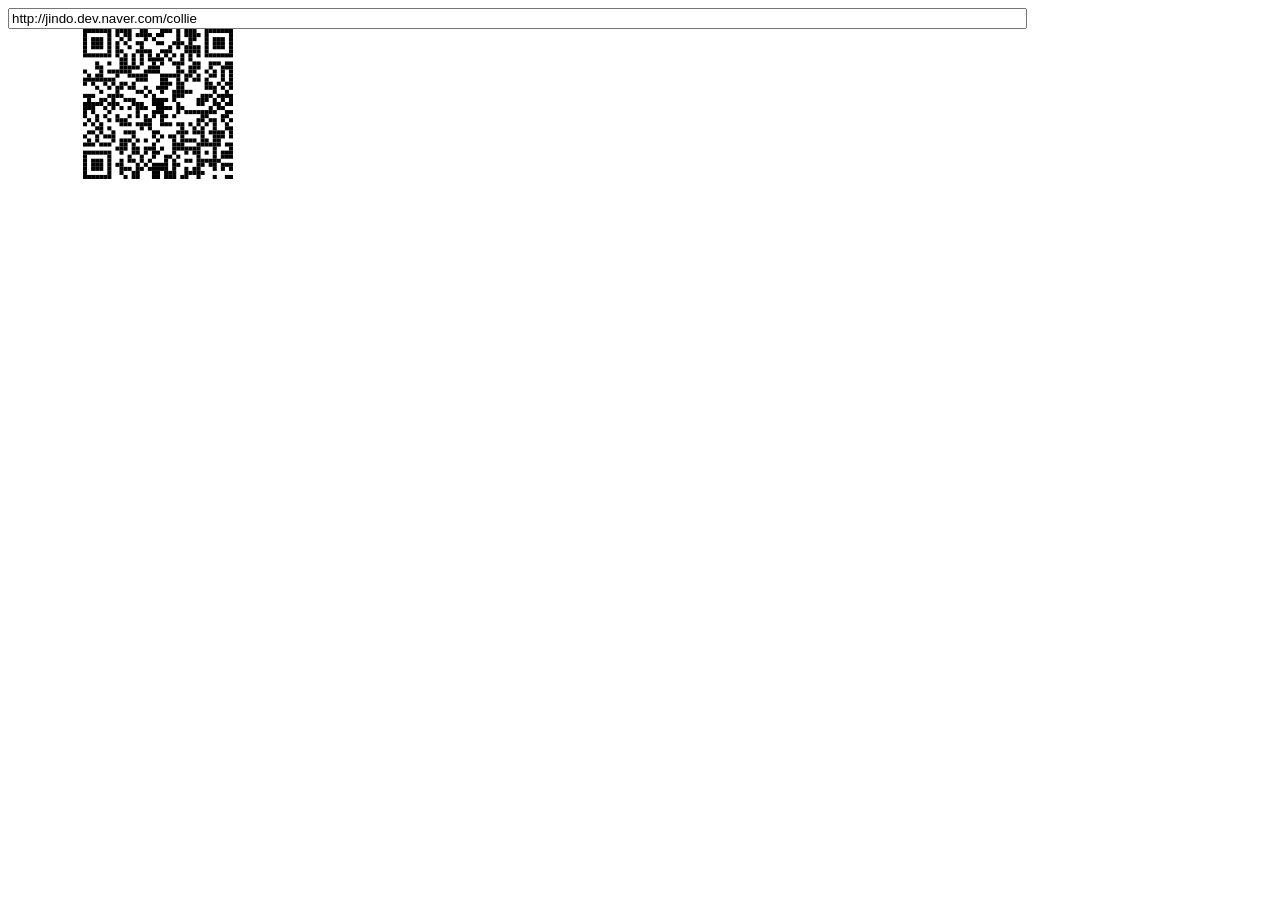
<file: js/qrcodejs-master/index-svg.html>
<!DOCTYPE html PUBLIC "-//W3C//DTD XHTML 1.0 Transitional//EN" "http://www.w3.org/TR/xhtml1/DTD/xhtml1-transitional.dtd">
<html xmlns="http://www.w3.org/1999/xhtml" xml:lang="ko" lang="ko">
  <head>
    <title>Cross-Browser QRCode generator for Javascript</title>
    <meta http-equiv="Content-Type" content="text/html; charset=UTF-8" />
    <meta name="viewport" content="width=device-width,initial-scale=1,user-scalable=no" />
    <script type="text/javascript" src="jquery.min.js"></script>
    <script type="text/javascript" src="qrcode.js"></script>
  </head>
  <body>
  <input id="text" type="text" value="http://jindo.dev.naver.com/collie" style="width:80%" />
  <svg xmlns="http://www.w3.org/2000/svg" xmlns:xlink="http://www.w3.org/1999/xlink">
    <g id="qrcode"/>
  </svg>
  <script type="text/javascript">
  var qrcode = new QRCode(document.getElementById("qrcode"), {
      width : 100,
      height : 100,
      useSVG: true
  });

  function makeCode () {		
      var elText = document.getElementById("text");

      if (!elText.value) {
          alert("Input a text");
          elText.focus();
          return;
      }

      qrcode.makeCode(elText.value);
  }

  makeCode();

  $("#text").
      on("blur", function () {
          makeCode();
      }).
      on("keydown", function (e) {
          if (e.keyCode == 13) {
              makeCode();
          }
      });
    </script>
  </body>
</html>
</file>
<file: css/styles.css>
/* =================================================================== 
 * Ceevee Main Stylesheet
 * Template Ver. 2.0.0
 * 01-03-2021
 * ------------------------------------------------------------------
 *
 * TOC:
 * # settings and variables
 *      ## fonts
 *      ## colors
 *      ## vertical spacing and typescale
 *      ## grid variables
 * # normalize
 * # basic/base setup styles
 *      ## media
 *      ## typography resets
 *      ## links
 *      ## inputs
 * # Grid v3.0.0
 *      ## medium screen devices
 *      ## tablets
 *      ## mobile devices
 *      ## small mobile devices <= 400px
 * # block grids
 *      ## block grids - medium screen devices
 *      ## block grids - tablets
 *      ## block grids - mobile devices
 *      ## block grids - small mobile devices <= 400px
 * # MISC 
 * # custom grid, block grid STACK breakpoints
 * # base style overrides 
 *      ## links
 * # typography & general theme styles
 *      ## Lists
 *      ## responsive video container
 *      ## floated image
 *      ## tables
 *      ## spacing
 * # preloader
 *      ## page loaded
 * # forms 
 *      ## Style Placeholder Text
 * # buttons 
 * # additional components
 *      ## skillbars
 *      ## alert box
 *      ## pagination 
 * # common and reusable styles
 *      ## animation stuff 
 *      ## MailtoUI style overrides
 * # site header
 *      ## header nav
 *      ## mobile menu toggle 
 * # hero
 *      ## hero content
 *      ## hero social
 *      ## hero scrolldown
 *      ## animate intro content
 * # resume 
 *      ## resume block
 * # portfolio
 *      ## portfolio list
 *      ## modal popup
 * # CTA
 * # testimonials
 *      ## swiper style overrides
 *      ## testimonial slider 
 * # contact
 *      ## contact block
 * # footer
 *      ## footer social
 *      ## copyright
 *      ## go top
 *
 * ------------------------------------------------------------------ */

/* ===================================================================
 * # settings and variables
 *
 * ------------------------------------------------------------------- */

/* ------------------------------------------------------------------- 
 * ## fonts
 * ------------------------------------------------------------------- */
@import url("https://fonts.googleapis.com/css2?family=IBM+Plex+Serif:ital,wght@0,300;0,400;0,500;0,600;0,700;1,200;1,300;1,400;1,500;1,600&family=Inter:wght@300;400;500;600;700&display=swap");
:root {
    /* fonts */
    --font-1: "Inter", sans-serif;
    --font-2: "IBM Plex Serif", serif;
    --font-mono: Consolas, "Andale Mono", Courier, "Courier New", monospace;

    /* colors */
    --color-1: hsla(182, 82%, 38%, 1);
    --color-2: hsla(24, 100%, 47%, 1);
    --color-1-lighter: hsla(182, 82%, 58%, 1);
    --color-1-light: hsla(182, 82%, 48%, 1);
    --color-1-dark: hsla(182, 82%, 28%, 1);
    --color-1-darker: hsla(182, 82%, 18%, 1);
    --color-2-lighter: hsla(24, 100%, 67%, 1);
    --color-2-light: hsla(24, 100%, 57%, 1);
    --color-2-dark: hsla(24, 100%, 37%, 1);
    --color-2-darker: hsla(24, 100%, 27%, 1);
    --color-error: hsla(359, 100%, 91%, 1);
    --color-success: hsla(76, 69%, 68%, 1);
    --color-info: hsla(205, 82%, 91%, 1);
    --color-notice: hsla(51, 100%, 80%, 1);
    --color-error-content: hsla(359, 50%, 50%, 1);
    --color-success-content: hsla(76, 29%, 28%, 1);
    --color-info-content: hsla(205, 32%, 31%, 1);
    --color-notice-content: hsla(51, 30%, 30%, 1);
    --color-black: #000000;
    --color-gray-19: #0a0a0a;
    --color-gray-18: #141414;
    --color-gray-17: #1e1e1e;
    --color-gray-16: #282828;
    --color-gray-15: #323333;
    --color-gray-14: #3b3d3d;
    --color-gray-13: #454747;
    --color-gray-12: #4f5151;
    --color-gray-11: #595b5b;
    --color-gray-10: #636565;
    --color-gray-9: #737474;
    --color-gray-8: #828484;
    --color-gray-7: #929393;
    --color-gray-6: #a1a3a3;
    --color-gray-5: #b1b2b2;
    --color-gray-4: #c1c1c1;
    --color-gray-3: #d0d1d1;
    --color-gray-2: #e0e0e0;
    --color-gray-1: #eff0f0;
    --color-white: #ffffff;
    --color-text: var(--color-gray-16);
    --color-text-dark: var(--color-black);
    --color-text-light: var(--color-gray-7);
    --color-placeholder: var(--color-gray-7);
    --color-btn: var(--color-gray-3);
    --color-btn-text: var(--color-black);
    --color-btn-hover: var(--color-black);
    --color-btn-hover-text: var(--color-white);
    --color-btn-primary: var(--color-1);
    --color-btn-primary-text: var(--color-white);
    --color-btn-primary-hover: var(--color-2);
    --color-btn-primary-hover-text: var(--color-white);
    --color-btn-stroke: var(--color-black);
    --color-btn-stroke-text: var(--color-black);
    --color-btn-stroke-hover: var(--color-black);
    --color-btn-stroke-hover-text: var(--color-white);
    --color-bg: var(--color-gray-18);
    --color-border: var(--color-gray-2);
    --border-radius: 5px;

    /* spacing and typescale */
    --base-size: 62.5%;
    --base-font-size: 1.8rem;
    --space: 3.2rem;
    --vspace-0_125: calc(0.125 * var(--space));
    --vspace-0_25: calc(0.25 * var(--space));
    --vspace-0_5: calc(0.5 * var(--space));
    --vspace-0_75: calc(0.75 * var(--space));
    --vspace-0_875: calc(0.875 * var(--space));
    --vspace-1: calc(var(--space));
    --vspace-1_25: calc(1.25 * var(--space));
    --vspace-1_5: calc(1.5 * var(--space));
    --vspace-1_75: calc(1.75 * var(--space));
    --vspace-2: calc(2 * var(--space));
    --vspace-2_5: calc(2.5 * var(--space));
    --vspace-3: calc(3 * var(--space));
    --vspace-3_5: calc(3.5 * var(--space));
    --vspace-4: calc(4 * var(--space));
    --vspace-4_5: calc(4.5 * var(--space));
    --vspace-5: calc(5 * var(--space));
    --text-scale-ratio: 1.2;
    --text-size: var(--base-font-size);
    --text-xs: calc(
        (var(--text-size) / var(--text-scale-ratio)) / var(--text-scale-ratio)
    );
    --text-sm: calc(var(--text-xs) * var(--text-scale-ratio));
    --text-md: calc(
        var(--text-sm) * var(--text-scale-ratio) * var(--text-scale-ratio)
    );
    --text-lg: calc(var(--text-md) * var(--text-scale-ratio));
    --text-xl: calc(var(--text-lg) * var(--text-scale-ratio));
    --text-xxl: calc(var(--text-xl) * var(--text-scale-ratio));
    --text-xxxl: calc(var(--text-xxl) * var(--text-scale-ratio));
    --text-display-1: calc(var(--text-xxxl) * var(--text-scale-ratio));
    --text-display-2: calc(var(--text-display-1) * var(--text-scale-ratio));
    --text-display-3: calc(var(--text-display-2) * var(--text-scale-ratio));
    --vspace-btn: var(--vspace-2);

    /* grid variables */
    --width-full: 100%;
    --width-max: 1080px;
    --width-wide: 1400px;
    --width-wider: 1600px;
    --width-widest: 1800px;
    --width-narrow: 800px;
    --width-narrower: 600px;
    --width-grid-max: var(--width-max);
    --gutter-lg: 2.4rem;
    --gutter-md: 2rem;
    --gutter-mob: 1rem;
}

/* ==========================================================================
 * # normalize
 * normalize.css v8.0.1 | MIT License |
 * github.com/necolas/normalize.css
 *
 * -------------------------------------------------------------------------- */

/* ------------------------------------------------------------------- 
 * ## document
 * ------------------------------------------------------------------- */

/* 1. Correct the line height in all browsers.
 * 2. Prevent adjustments of font size after orientation changes in iOS.*/

html {
    line-height: 1.15;
    /* 1 */
    -webkit-text-size-adjust: 100%;
    /* 2 */
}

/* ------------------------------------------------------------------- 
 * ## sections
 * ------------------------------------------------------------------- */

/* Remove the margin in all browsers. */

body {
    margin: 0;
}

/* Render the `main` element consistently in IE. */

main {
    display: block;
}

/* Correct the font size and margin on `h1` elements within `section` and
 * `article` contexts in Chrome, Firefox, and Safari. */

h1 {
    font-size: 2em;
    margin: 0.67em 0;
}

/* ------------------------------------------------------------------- 
 * ## grouping
 * ------------------------------------------------------------------- */

/* 1. Add the correct box sizing in Firefox.
 * 2. Show the overflow in Edge and IE. */

hr {
    -webkit-box-sizing: content-box;
    box-sizing: content-box;
    /* 1 */
    height: 0;
    /* 1 */
    overflow: visible;
    /* 2 */
}

/* 1. Correct the inheritance and scaling of font size in all browsers.
 * 2. Correct the odd `em` font sizing in all browsers. */

pre {
    font-family: monospace, monospace;
    /* 1 */
    font-size: 1em;
    /* 2 */
}

/* ------------------------------------------------------------------- 
 * ## text-level semantics
 * ------------------------------------------------------------------- */

/* Remove the gray background on active links in IE 10. */

a {
    background-color: transparent;
}

/* 1. Remove the bottom border in Chrome 57-
 * 2. Add the correct text decoration in Chrome, Edge, IE, Opera, and Safari. */

abbr[title] {
    border-bottom: none;
    /* 1 */
    text-decoration: underline;
    /* 2 */
    -webkit-text-decoration: underline dotted;
    text-decoration: underline dotted;
    /* 2 */
}

/* Add the correct font weight in Chrome, Edge, and Safari. */

b,
strong {
    font-weight: bolder;
}

/* 1. Correct the inheritance and scaling of font size in all browsers.
 * 2. Correct the odd `em` font sizing in all browsers. */

code,
kbd,
samp {
    font-family: monospace, monospace;
    /* 1 */
    font-size: 1em;
    /* 2 */
}

/* Add the correct font size in all browsers. */

small {
    font-size: 80%;
}

/* Prevent `sub` and `sup` elements from affecting the line height in
 * all browsers. */

sub,
sup {
    font-size: 75%;
    line-height: 0;
    position: relative;
    vertical-align: baseline;
}

sub {
    bottom: -0.25em;
}

sup {
    top: -0.5em;
}

/* ------------------------------------------------------------------- 
 * ## embedded content
 * ------------------------------------------------------------------- */

/* Remove the border on images inside links in IE 10. */

img {
    border-style: none;
}

/* ------------------------------------------------------------------- 
 * ## forms
 * ------------------------------------------------------------------- */

/* 1. Change the font styles in all browsers.
 * 2. Remove the margin in Firefox and Safari. */

button,
input,
optgroup,
select,
textarea {
    font-family: inherit;
    /* 1 */
    font-size: 100%;
    /* 1 */
    line-height: 1.15;
    /* 1 */
    margin: 0;
    /* 2 */
}

/* Show the overflow in IE.
 * 1. Show the overflow in Edge. */

button,
input {
    /* 1 */
    overflow: visible;
}

/* Remove the inheritance of text transform in Edge, Firefox, and IE.
 * 1. Remove the inheritance of text transform in Firefox. */

button,
select {
    /* 1 */
    text-transform: none;
}

/* Correct the inability to style clickable types in iOS and Safari. */

button,
[type="button"],
[type="reset"],
[type="submit"] {
    -webkit-appearance: button;
    appearance: button;
}

/* Remove the inner border and padding in Firefox. */

button::-moz-focus-inner,
[type="button"]::-moz-focus-inner,
[type="reset"]::-moz-focus-inner,
[type="submit"]::-moz-focus-inner {
    border-style: none;
    padding: 0;
}

/* Restore the focus styles unset by the previous rule. */

button:-moz-focusring,
[type="button"]:-moz-focusring,
[type="reset"]:-moz-focusring,
[type="submit"]:-moz-focusring {
    outline: 1px dotted ButtonText;
}

/* Correct the padding in Firefox. */

fieldset {
    padding: 0.35em 0.75em 0.625em;
}

/* 1. Correct the text wrapping in Edge and IE.
 * 2. Correct the color inheritance from `fieldset` elements in IE.
 * 3. Remove the padding so developers are not caught out when they zero out
 *    `fieldset` elements in all browsers. */

legend {
    -webkit-box-sizing: border-box;
    box-sizing: border-box;
    /* 1 */
    color: inherit;
    /* 2 */
    display: table;
    /* 1 */
    max-width: 100%;
    /* 1 */
    padding: 0;
    /* 3 */
    white-space: normal;
    /* 1 */
}

/* Add the correct vertical alignment in Chrome, Firefox, and Opera. */

progress {
    vertical-align: baseline;
}

/* Remove the default vertical scrollbar in IE 10+. */

textarea {
    overflow: auto;
}

/* 1. Add the correct box sizing in IE 10.
 * 2. Remove the padding in IE 10. */

[type="checkbox"],
[type="radio"] {
    -webkit-box-sizing: border-box;
    box-sizing: border-box;
    /* 1 */
    padding: 0;
    /* 2 */
}

/* Correct the cursor style of increment and decrement buttons in Chrome. */

[type="number"]::-webkit-inner-spin-button,
[type="number"]::-webkit-outer-spin-button {
    height: auto;
}

/* 1. Correct the odd appearance in Chrome and Safari.
 * 2. Correct the outline style in Safari. */

[type="search"] {
    -webkit-appearance: textfield;
    appearance: textfield;
    /* 1 */
    outline-offset: -2px;
    /* 2 */
}

/* Remove the inner padding in Chrome and Safari on macOS. */

[type="search"]::-webkit-search-decoration {
    -webkit-appearance: none;
}

/* 1. Correct the inability to style clickable types in iOS and Safari.
 * 2. Change font properties to `inherit` in Safari. */

::-webkit-file-upload-button {
    -webkit-appearance: button;
    /* 1 */
    font: inherit;
    /* 2 */
}

/* ------------------------------------------------------------------- 
 * ## interactive
 * ------------------------------------------------------------------- */

/* Add the correct display in Edge, IE 10+, and Firefox. */

details {
    display: block;
}

/* Add the correct display in all browsers. */

summary {
    display: list-item;
}

/* ------------------------------------------------------------------- 
 * ## misc
 * ------------------------------------------------------------------- */

/* Add the correct display in IE 10+. */

template {
    display: none;
}

/* Add the correct display in IE 10. */

[hidden] {
    display: none;
}

/* ===================================================================
 * # basic/base setup styles
 *
 * ------------------------------------------------------------------- */
html {
    font-size: 62.5%;
    -webkit-box-sizing: border-box;
    box-sizing: border-box;
}

*,
*::before,
*::after {
    -webkit-box-sizing: inherit;
    box-sizing: inherit;
}

body {
    font-weight: normal;
    line-height: 1;
    word-wrap: break-word;
    -moz-font-smoothing: grayscale;
    -moz-osx-font-smoothing: grayscale;
    -webkit-font-smoothing: antialiased;
    -webkit-overflow-scrolling: touch;
    -webkit-text-size-adjust: none;
}

/* ------------------------------------------------------------------- 
 * ## media
 * ------------------------------------------------------------------- */
svg,
img,
video embed,
iframe,
object {
    max-width: 100%;
    height: auto;
}

/* ------------------------------------------------------------------- 
 * ## typography resets
 * ------------------------------------------------------------------- */
div,
dl,
dt,
dd,
ul,
ol,
li,
h1,
h2,
h3,
h4,
h5,
h6,
pre,
form,
p,
blockquote,
th,
td {
    margin: 0;
    padding: 0;
}

p {
    font-size: inherit;
    text-rendering: optimizeLegibility;
}

em,
i {
    font-style: italic;
    line-height: inherit;
}

strong,
b {
    font-weight: bold;
    line-height: inherit;
}

small {
    font-size: 60%;
    line-height: inherit;
}

/*ol, ul {
    list-style: none;
}

li {
    display: block;
}*/

/* ------------------------------------------------------------------- 
 * ## links
 * ------------------------------------------------------------------- */
a {
    text-decoration: none;
    line-height: inherit;
}

a img {
    border: none;
}

/* ------------------------------------------------------------------- 
 * ## inputs
 * ------------------------------------------------------------------- */
fieldset {
    margin: 0;
    padding: 0;
}

input[type="email"],
input[type="number"],
input[type="search"],
input[type="text"],
input[type="tel"],
input[type="url"],
input[type="password"],
textarea {
    -webkit-appearance: none;
    -moz-appearance: none;
    appearance: none;
}

/* ===================================================================
 * # Grid v3.0.0
 *
 *   -----------------------------------------------------------------
 * - Grid breakpoints are based on MAXIMUM WIDTH media queries, 
 *   meaning they apply to that one breakpoint and ALL THOSE BELOW IT.
 * - Grid columns without a specified width will automatically layout 
 *   as equal width columns.
 * ------------------------------------------------------------------- */

/* rows
 * ------------------------------------- */
.row {
    width: 92%;
    max-width: var(--width-grid-max);
    margin: 0 auto;
    display: -ms-flexbox;
    display: -webkit-box;
    display: flex;
    -ms-flex-flow: row wrap;
    -webkit-box-orient: horizontal;
    -webkit-box-direction: normal;
    flex-flow: row wrap;
}

.row .row {
    width: auto;
    max-width: none;
    margin-left: calc(var(--gutter-lg) * -1);
    margin-right: calc(var(--gutter-lg) * -1);
}

/* columns
 * -------------------------------------- */
.column {
    -ms-flex: 1 1 0%;
    -webkit-box-flex: 1;
    flex: 1 1 0%;
    padding: 0 var(--gutter-lg);
}

.collapse > .column,
.column.collapse {
    padding: 0;
}

/* flex row containers utility classes
 */
.row.row-wrap {
    -ms-flex-wrap: wrap;
    flex-wrap: wrap;
}

.row.row-nowrap {
    -ms-flex-wrap: none;
    flex-wrap: nowrap;
}

.row.row-y-top {
    -ms-flex-align: start;
    -webkit-box-align: start;
    align-items: flex-start;
}

.row.row-y-bottom {
    -ms-flex-align: end;
    -webkit-box-align: end;
    align-items: flex-end;
}

.row.row-y-center {
    -ms-flex-align: center;
    -webkit-box-align: center;
    align-items: center;
}

.row.row-stretch {
    -ms-flex-align: stretch;
    -webkit-box-align: stretch;
    align-items: stretch;
}

.row.row-baseline {
    -ms-flex-align: baseline;
    -webkit-box-align: baseline;
    align-items: baseline;
}

.row.row-x-left {
    -ms-flex-pack: start;
    -webkit-box-pack: start;
    justify-content: flex-start;
}

.row.row-x-right {
    -ms-flex-pack: end;
    -webkit-box-pack: end;
    justify-content: flex-end;
}

.row.row-x-center {
    -ms-flex-pack: center;
    -webkit-box-pack: center;
    justify-content: center;
}

/* flex item utility alignment classes
 */
.align-center {
    margin: auto;
    -webkit-align-self: center;
    -ms-flex-item-align: center;
    -ms-grid-row-align: center;
    align-self: center;
}

.align-left {
    margin-right: auto;
    -webkit-align-self: center;
    -ms-flex-item-align: center;
    -ms-grid-row-align: center;
    align-self: center;
}

.align-right {
    margin-left: auto;
    -webkit-align-self: center;
    -ms-flex-item-align: center;
    -ms-grid-row-align: center;
    align-self: center;
}

.align-x-center {
    margin-right: auto;
    margin-left: auto;
}

.align-x-left {
    margin-right: auto;
}

.align-x-right {
    margin-left: auto;
}

.align-y-center {
    -webkit-align-self: center;
    -ms-flex-item-align: center;
    -ms-grid-row-align: center;
    align-self: center;
}

.align-y-top {
    -webkit-align-self: flex-start;
    -ms-flex-item-align: start;
    align-self: flex-start;
}

.align-y-bottom {
    -webkit-align-self: flex-end;
    -ms-flex-item-align: end;
    align-self: flex-end;
}

/* large screen column widths 
 */
.large-1 {
    -ms-flex: 0 0 8.33333%;
    -webkit-box-flex: 0;
    flex: 0 0 8.33333%;
    max-width: 8.33333%;
}

.large-2 {
    -ms-flex: 0 0 16.66667%;
    -webkit-box-flex: 0;
    flex: 0 0 16.66667%;
    max-width: 16.66667%;
}

.large-3 {
    -ms-flex: 0 0 25%;
    -webkit-box-flex: 0;
    flex: 0 0 25%;
    max-width: 25%;
}

.large-4 {
    -ms-flex: 0 0 33.33333%;
    -webkit-box-flex: 0;
    flex: 0 0 33.33333%;
    max-width: 33.33333%;
}

.large-5 {
    -ms-flex: 0 0 41.66667%;
    -webkit-box-flex: 0;
    flex: 0 0 41.66667%;
    max-width: 41.66667%;
}

.large-6 {
    -ms-flex: 0 0 50%;
    -webkit-box-flex: 0;
    flex: 0 0 50%;
    max-width: 50%;
}

.large-7 {
    -ms-flex: 0 0 58.33333%;
    -webkit-box-flex: 0;
    flex: 0 0 58.33333%;
    max-width: 58.33333%;
}

.large-8 {
    -ms-flex: 0 0 66.66667%;
    -webkit-box-flex: 0;
    flex: 0 0 66.66667%;
    max-width: 66.66667%;
}

.large-9 {
    -ms-flex: 0 0 75%;
    -webkit-box-flex: 0;
    flex: 0 0 75%;
    max-width: 75%;
}

.large-10 {
    -ms-flex: 0 0 83.33333%;
    -webkit-box-flex: 0;
    flex: 0 0 83.33333%;
    max-width: 83.33333%;
}

.large-11 {
    -ms-flex: 0 0 91.66667%;
    -webkit-box-flex: 0;
    flex: 0 0 91.66667%;
    max-width: 91.66667%;
}

.large-12 {
    -ms-flex: 0 0 100%;
    -webkit-box-flex: 0;
    flex: 0 0 100%;
    max-width: 100%;
}

/* ------------------------------------------------------------------- 
 * ## medium screen devices
 * ------------------------------------------------------------------- */
@media screen and (max-width: 1200px) {
    .row .row {
        margin-left: calc(var(--gutter-md) * -1);
        margin-right: calc(var(--gutter-md) * -1);
    }
    .column {
        padding: 0 var(--gutter-md);
    }
    .medium-1 {
        -ms-flex: 0 0 8.33333%;
        -webkit-box-flex: 0;
        flex: 0 0 8.33333%;
        max-width: 8.33333%;
    }
    .medium-2 {
        -ms-flex: 0 0 16.66667%;
        -webkit-box-flex: 0;
        flex: 0 0 16.66667%;
        max-width: 16.66667%;
    }
    .medium-3 {
        -ms-flex: 0 0 25%;
        -webkit-box-flex: 0;
        flex: 0 0 25%;
        max-width: 25%;
    }
    .medium-4 {
        -ms-flex: 0 0 33.33333%;
        -webkit-box-flex: 0;
        flex: 0 0 33.33333%;
        max-width: 33.33333%;
    }
    .medium-5 {
        -ms-flex: 0 0 41.66667%;
        -webkit-box-flex: 0;
        flex: 0 0 41.66667%;
        max-width: 41.66667%;
    }
    .medium-6 {
        -ms-flex: 0 0 50%;
        -webkit-box-flex: 0;
        flex: 0 0 50%;
        max-width: 50%;
    }
    .medium-7 {
        -ms-flex: 0 0 58.33333%;
        -webkit-box-flex: 0;
        flex: 0 0 58.33333%;
        max-width: 58.33333%;
    }
    .medium-8 {
        -ms-flex: 0 0 66.66667%;
        -webkit-box-flex: 0;
        flex: 0 0 66.66667%;
        max-width: 66.66667%;
    }
    .medium-9 {
        -ms-flex: 0 0 75%;
        -webkit-box-flex: 0;
        flex: 0 0 75%;
        max-width: 75%;
    }
    .medium-10 {
        -ms-flex: 0 0 83.33333%;
        -webkit-box-flex: 0;
        flex: 0 0 83.33333%;
        max-width: 83.33333%;
    }
    .medium-11 {
        -ms-flex: 0 0 91.66667%;
        -webkit-box-flex: 0;
        flex: 0 0 91.66667%;
        max-width: 91.66667%;
    }
    .medium-12 {
        -ms-flex: 0 0 100%;
        -webkit-box-flex: 0;
        flex: 0 0 100%;
        max-width: 100%;
    }
}

/* ------------------------------------------------------------------- 
 * ## tablets
 * ------------------------------------------------------------------- */
@media screen and (max-width: 800px) {
    .row {
        width: 90%;
    }
    .tab-1 {
        -ms-flex: 0 0 8.33333%;
        -webkit-box-flex: 0;
        flex: 0 0 8.33333%;
        max-width: 8.33333%;
    }
    .tab-2 {
        -ms-flex: 0 0 16.66667%;
        -webkit-box-flex: 0;
        flex: 0 0 16.66667%;
        max-width: 16.66667%;
    }
    .tab-3 {
        -ms-flex: 0 0 25%;
        -webkit-box-flex: 0;
        flex: 0 0 25%;
        max-width: 25%;
    }
    .tab-4 {
        -ms-flex: 0 0 33.33333%;
        -webkit-box-flex: 0;
        flex: 0 0 33.33333%;
        max-width: 33.33333%;
    }
    .tab-5 {
        -ms-flex: 0 0 41.66667%;
        -webkit-box-flex: 0;
        flex: 0 0 41.66667%;
        max-width: 41.66667%;
    }
    .tab-6 {
        -ms-flex: 0 0 50%;
        -webkit-box-flex: 0;
        flex: 0 0 50%;
        max-width: 50%;
    }
    .tab-7 {
        -ms-flex: 0 0 58.33333%;
        -webkit-box-flex: 0;
        flex: 0 0 58.33333%;
        max-width: 58.33333%;
    }
    .tab-8 {
        -ms-flex: 0 0 66.66667%;
        -webkit-box-flex: 0;
        flex: 0 0 66.66667%;
        max-width: 66.66667%;
    }
    .tab-9 {
        -ms-flex: 0 0 75%;
        -webkit-box-flex: 0;
        flex: 0 0 75%;
        max-width: 75%;
    }
    .tab-10 {
        -ms-flex: 0 0 83.33333%;
        -webkit-box-flex: 0;
        flex: 0 0 83.33333%;
        max-width: 83.33333%;
    }
    .tab-11 {
        -ms-flex: 0 0 91.66667%;
        -webkit-box-flex: 0;
        flex: 0 0 91.66667%;
        max-width: 91.66667%;
    }
    .tab-12 {
        -ms-flex: 0 0 100%;
        -webkit-box-flex: 0;
        flex: 0 0 100%;
        max-width: 100%;
    }
    .hide-on-tablet {
        display: none;
    }
}

/* ------------------------------------------------------------------- 
 * ## mobile devices
 * ------------------------------------------------------------------- */
@media screen and (max-width: 600px) {
    .row {
        width: 100%;
        padding-left: 6vw;
        padding-right: 6vw;
    }
    .row .row {
        margin-left: calc(var(--gutter-mob) * -1);
        margin-right: calc(var(--gutter-mob) * -1);
        padding-left: 0;
        padding-right: 0;
    }
    .column {
        padding: 0 var(--gutter-mob);
    }
    .mob-1 {
        -ms-flex: 0 0 8.33333%;
        -webkit-box-flex: 0;
        flex: 0 0 8.33333%;
        max-width: 8.33333%;
    }
    .mob-2 {
        -ms-flex: 0 0 16.66667%;
        -webkit-box-flex: 0;
        flex: 0 0 16.66667%;
        max-width: 16.66667%;
    }
    .mob-3 {
        -ms-flex: 0 0 25%;
        -webkit-box-flex: 0;
        flex: 0 0 25%;
        max-width: 25%;
    }
    .mob-4 {
        -ms-flex: 0 0 33.33333%;
        -webkit-box-flex: 0;
        flex: 0 0 33.33333%;
        max-width: 33.33333%;
    }
    .mob-5 {
        -ms-flex: 0 0 41.66667%;
        -webkit-box-flex: 0;
        flex: 0 0 41.66667%;
        max-width: 41.66667%;
    }
    .mob-6 {
        -ms-flex: 0 0 50%;
        -webkit-box-flex: 0;
        flex: 0 0 50%;
        max-width: 50%;
    }
    .mob-7 {
        -ms-flex: 0 0 58.33333%;
        -webkit-box-flex: 0;
        flex: 0 0 58.33333%;
        max-width: 58.33333%;
    }
    .mob-8 {
        -ms-flex: 0 0 66.66667%;
        -webkit-box-flex: 0;
        flex: 0 0 66.66667%;
        max-width: 66.66667%;
    }
    .mob-9 {
        -ms-flex: 0 0 75%;
        -webkit-box-flex: 0;
        flex: 0 0 75%;
        max-width: 75%;
    }
    .mob-10 {
        -ms-flex: 0 0 83.33333%;
        -webkit-box-flex: 0;
        flex: 0 0 83.33333%;
        max-width: 83.33333%;
    }
    .mob-11 {
        -ms-flex: 0 0 91.66667%;
        -webkit-box-flex: 0;
        flex: 0 0 91.66667%;
        max-width: 91.66667%;
    }
    .mob-12 {
        -ms-flex: 0 0 100%;
        -webkit-box-flex: 0;
        flex: 0 0 100%;
        max-width: 100%;
    }
    .hide-on-mobile {
        display: none;
    }
}

/* ------------------------------------------------------------------- 
 * ## small mobile devices <= 400px
 * ------------------------------------------------------------------- */
@media screen and (max-width: 400px) {
    .row .row {
        margin-left: 0;
        margin-right: 0;
    }
    .column {
        -ms-flex: 0 0 100%;
        -webkit-box-flex: 0;
        flex: 0 0 100%;
        max-width: 100%;
        margin-left: 0;
        margin-right: 0;
        padding: 0;
    }
    .hide-on-mobile-small {
        display: none;
    }
}

/* ===================================================================
 * # block grids
 *
 * -------------------------------------------------------------------
 * Equally-sized columns define at parent/row level.
 * ------------------------------------------------------------------- */
.block-large-1-8 > .column {
    -ms-flex: 0 0 12.5%;
    -webkit-box-flex: 0;
    flex: 0 0 12.5%;
    max-width: 12.5%;
}

.block-large-1-6 > .column {
    -ms-flex: 0 0 16.66667%;
    -webkit-box-flex: 0;
    flex: 0 0 16.66667%;
    max-width: 16.66667%;
}

.block-large-1-5 > .column {
    -ms-flex: 0 0 20%;
    -webkit-box-flex: 0;
    flex: 0 0 20%;
    max-width: 20%;
}

.block-large-1-4 > .column {
    -ms-flex: 0 0 25%;
    -webkit-box-flex: 0;
    flex: 0 0 25%;
    max-width: 25%;
}

.block-large-1-3 > .column {
    -ms-flex: 0 0 33.33333%;
    -webkit-box-flex: 0;
    flex: 0 0 33.33333%;
    max-width: 33.33333%;
}

.block-large-1-2 > .column {
    -ms-flex: 0 0 50%;
    -webkit-box-flex: 0;
    flex: 0 0 50%;
    max-width: 50%;
}

.block-large-full > .column {
    -ms-flex: 0 0 100%;
    -webkit-box-flex: 0;
    flex: 0 0 100%;
    max-width: 100%;
}

/* ------------------------------------------------------------------- 
 * ## block grids - medium screen devices
 * ------------------------------------------------------------------- */
@media screen and (max-width: 1200px) {
    .block-medium-1-8 > .column {
        -ms-flex: 0 0 12.5%;
        -webkit-box-flex: 0;
        flex: 0 0 12.5%;
        max-width: 12.5%;
    }
    .block-medium-1-6 > .column {
        -ms-flex: 0 0 16.66667%;
        -webkit-box-flex: 0;
        flex: 0 0 16.66667%;
        max-width: 16.66667%;
    }
    .block-medium-1-5 > .column {
        -ms-flex: 0 0 20%;
        -webkit-box-flex: 0;
        flex: 0 0 20%;
        max-width: 20%;
    }
    .block-medium-1-4 > .column {
        -ms-flex: 0 0 25%;
        -webkit-box-flex: 0;
        flex: 0 0 25%;
        max-width: 25%;
    }
    .block-medium-1-3 > .column {
        -ms-flex: 0 0 33.33333%;
        -webkit-box-flex: 0;
        flex: 0 0 33.33333%;
        max-width: 33.33333%;
    }
    .block-medium-1-2 > .column {
        -ms-flex: 0 0 50%;
        -webkit-box-flex: 0;
        flex: 0 0 50%;
        max-width: 50%;
    }
    .block-medium-full > .column {
        -ms-flex: 0 0 100%;
        -webkit-box-flex: 0;
        flex: 0 0 100%;
        max-width: 100%;
    }
}

/* ------------------------------------------------------------------- 
 * ## block grids - tablets
 * ------------------------------------------------------------------- */
@media screen and (max-width: 800px) {
    .block-tab-1-8 > .column {
        -ms-flex: 0 0 12.5%;
        -webkit-box-flex: 0;
        flex: 0 0 12.5%;
        max-width: 12.5%;
    }
    .block-tab-1-6 > .column {
        -ms-flex: 0 0 16.66667%;
        -webkit-box-flex: 0;
        flex: 0 0 16.66667%;
        max-width: 16.66667%;
    }
    .block-tab-1-5 > .column {
        -ms-flex: 0 0 20%;
        -webkit-box-flex: 0;
        flex: 0 0 20%;
        max-width: 20%;
    }
    .block-tab-1-4 > .column {
        -ms-flex: 0 0 25%;
        -webkit-box-flex: 0;
        flex: 0 0 25%;
        max-width: 25%;
    }
    .block-tab-1-3 > .column {
        -ms-flex: 0 0 33.33333%;
        -webkit-box-flex: 0;
        flex: 0 0 33.33333%;
        max-width: 33.33333%;
    }
    .block-tab-1-2 > .column {
        -ms-flex: 0 0 50%;
        -webkit-box-flex: 0;
        flex: 0 0 50%;
        max-width: 50%;
    }
    .block-tab-full > .column {
        -ms-flex: 0 0 100%;
        -webkit-box-flex: 0;
        flex: 0 0 100%;
        max-width: 100%;
    }
}

/* ------------------------------------------------------------------- 
 * ## block grids - mobile devices
 * ------------------------------------------------------------------- */
@media screen and (max-width: 600px) {
    .block-mob-1-8 > .column {
        -ms-flex: 0 0 12.5%;
        -webkit-box-flex: 0;
        flex: 0 0 12.5%;
        max-width: 12.5%;
    }
    .block-mob-1-6 > .column {
        -ms-flex: 0 0 16.66667%;
        -webkit-box-flex: 0;
        flex: 0 0 16.66667%;
        max-width: 16.66667%;
    }
    .block-mob-1-5 > .column {
        -ms-flex: 0 0 20%;
        -webkit-box-flex: 0;
        flex: 0 0 20%;
        max-width: 20%;
    }
    .block-mob-1-4 > .column {
        -ms-flex: 0 0 25%;
        -webkit-box-flex: 0;
        flex: 0 0 25%;
        max-width: 25%;
    }
    .block-mob-1-3 > .column {
        -ms-flex: 0 0 33.33333%;
        -webkit-box-flex: 0;
        flex: 0 0 33.33333%;
        max-width: 33.33333%;
    }
    .block-mob-1-2 > .column {
        -ms-flex: 0 0 50%;
        -webkit-box-flex: 0;
        flex: 0 0 50%;
        max-width: 50%;
    }
    .block-mob-full > .column {
        -ms-flex: 0 0 100%;
        -webkit-box-flex: 0;
        flex: 0 0 100%;
        max-width: 100%;
    }
}

/* ------------------------------------------------------------------- 
 * ## block grids - small mobile devices <= 400px
 * ------------------------------------------------------------------- */
@media screen and (max-width: 400px) {
    .stack > .column {
        -ms-flex: 0 0 100%;
        -webkit-box-flex: 0;
        flex: 0 0 100%;
        max-width: 100%;
        margin-left: 0;
        margin-right: 0;
        padding: 0;
    }
}

/* ===================================================================
 * # MISC 
 *
 * ------------------------------------------------------------------- */
.h-group:after {
    content: "";
    display: table;
    clear: both;
}

/* misc helper classes
 */
.is-hidden {
    display: none;
}

.is-invisible {
    visibility: hidden;
}

.h-screen-reader-text {
    clip: rect(1px, 1px, 1px, 1px);
    -webkit-clip-path: inset(50%);
    clip-path: inset(50%);
    height: 1px;
    width: 1px;
    margin: -1px;
    overflow: hidden;
    padding: 0;
    border: 0;
    position: absolute;
}

.h-antialiased {
    -webkit-font-smoothing: antialiased;
    -moz-osx-font-smoothing: grayscale;
}

.h-overflow-hidden {
    overflow: hidden;
}

.h-remove-top {
    margin-top: 0;
}

.h-remove-bottom {
    margin-bottom: 0;
}

.h-add-half-bottom {
    margin-bottom: var(--vspace-0_5) !important;
}

.h-add-bottom {
    margin-bottom: var(--vspace-1) !important;
}

.h-no-border {
    border: none;
}

.h-full-width {
    width: 100%;
}

.h-text-center {
    text-align: center;
}

.h-text-left {
    text-align: left;
}

.h-text-right {
    text-align: right;
}

.h-pull-left {
    float: left;
}

.h-pull-right {
    float: right;
}

/* ===================================================================
 * # custom grid, block grid STACK breakpoints
 *
 * ------------------------------------------------------------------- */
@media screen and (max-width: 1000px) {
    .w-1000-stack,
    .block-1000-stack > .column {
        -ms-flex: 0 0 100%;
        -webkit-box-flex: 0;
        flex: 0 0 100%;
        max-width: 100%;
    }
}

@media screen and (max-width: 700px) {
    .w-700-stack,
    .block-700-stack > .column {
        -ms-flex: 0 0 100%;
        -webkit-box-flex: 0;
        flex: 0 0 100%;
        max-width: 100%;
    }
}

@media screen and (max-width: 500px) {
    .w-500-stack,
    .block-500-stack > .column {
        -ms-flex: 0 0 100%;
        -webkit-box-flex: 0;
        flex: 0 0 100%;
        max-width: 100%;
    }
}

/* ===================================================================
 * # base style overrides 
 *
 * ------------------------------------------------------------------- */
html {
    font-size: var(--base-size);
}

html,
body {
    height: 100%;
}

body {
    background: var(--color-bg);
    font-family: var(--font-1);
    font-size: var(--text-size);
    font-style: normal;
    font-weight: normal;
    line-height: var(--vspace-1);
    color: var(--color-text);
    margin: 0;
    padding: 0;
}

/* ------------------------------------------------------------------- 
 * ## links
 * ------------------------------------------------------------------- */
a {
    color: var(--color-1);
    -webkit-transition: all 0.3s ease-in-out;
    transition: all 0.3s ease-in-out;
}

a:hover,
a:focus,
a:active {
    color: var(--color-2);
}

a:hover,
a:active {
    outline: 0;
}

/* ===================================================================
 * # typography & general theme styles
 * 
 * ------------------------------------------------------------------- */

/* type scale - ratio 1:2 | base: 18px
 * -------------------------------------------------------------------
 * --text-display-3 = (77.40px)
 * --text-display-2 = (64.50px)
 * --text-display-1 = (53.75px)
 * --text-xxxl      = (44.79px)
 * --text-xxl       = (37.32px)
 * --text-xl        = (31.10px)
 * --text-lg        = (25.92px)
 * --text-md        = (21.60px)
 * --text-size      = (18.00px) BASE
 * --text-sm        = (15.00px)
 * --text-xs        = (12.50px)
 * -------------------------------------------------------------------- */
h1,
h2,
h3,
h4,
h5,
h6,
.h1,
.h2,
.h3,
.h4,
.h5,
.h6 {
    font-family: var(--font-1);
    font-weight: 600;
    font-style: normal;
    color: var(--color-text-dark);
    -webkit-font-variant-ligatures: common-ligatures;
    font-variant-ligatures: common-ligatures;
    text-rendering: optimizeLegibility;
}

h1,
.h1 {
    margin-top: var(--vspace-3);
    margin-bottom: var(--vspace-0_75);
}

h2,
.h2,
h3,
.h3,
h4,
.h4 {
    margin-top: var(--vspace-2_5);
    margin-bottom: var(--vspace-0_5);
}

h5,
.h5,
h6,
.h6 {
    margin-top: var(--vspace-1_5);
    margin-bottom: var(--vspace-0_5);
}

h1,
.h1 {
    font-size: var(--text-display-1);
    line-height: calc(var(--vspace-1_75) + var(--vspace-0_125));
    letter-spacing: -0.015em;
}

@media screen and (max-width: 600px) {
    h1,
    .h1 {
        font-size: var(--text-xxxl);
        line-height: var(--vspace-1_75);
    }
}

h2,
.h2 {
    font-size: var(--text-xxl);
    line-height: calc(var(--vspace-1_25) + var(--vspace-0_125));
    letter-spacing: -0.01em;
}

h3,
.h3 {
    font-size: var(--text-xl);
    line-height: var(--vspace-1_25);
}

h4,
.h4 {
    font-size: var(--text-lg);
    line-height: var(--vspace-1);
}

h5,
.h5 {
    font-size: var(--text-md);
    line-height: calc(0.875 * var(--space));
}

h6,
.h6 {
    font-size: var(--text-sm);
    font-weight: 700;
    line-height: var(--vspace-0_75);
    text-transform: uppercase;
    letter-spacing: 0.2em;
}

.lead,
.attention-getter {
    font-weight: 300;
    font-size: var(--text-md);
    line-height: calc(1.125 * var(--space));
    color: var(--color-text-dark);
}

@media screen and (max-width: 400px) {
    .lead,
    .attention-getter {
        font-size: calc(var(--text-size) * 1.0556);
    }
}

figure img,
p img {
    margin: 0;
    vertical-align: bottom;
}

em,
i,
strong,
b {
    font-size: inherit;
    line-height: inherit;
}

em,
i {
    font-family: var(--font-1);
    font-style: italic;
}

strong,
b {
    font-family: var(--font-1);
    font-weight: 600;
    color: var(--color-text-dark);
}

small {
    font-size: var(--text-sm);
    font-weight: 500;
    line-height: var(--vspace-0_5);
}

blockquote {
    margin: 0 0 var(--vspace-1) 0;
    padding: var(--vspace-1) var(--vspace-1_5);
    border-left: 4px solid black;
    position: relative;
}

@media screen and (max-width: 400px) {
    blockquote {
        padding: var(--vspace-0_75) var(--vspace-0_75);
    }
}

blockquote p {
    font-family: var(--font-2);
    font-size: var(--text-lg);
    font-weight: 400;
    font-style: normal;
    line-height: var(--vspace-1_25);
    color: var(--color-text-dark);
    padding: 0;
}

blockquote cite {
    display: block;
    font-family: var(--font-1);
    font-weight: 400;
    font-size: var(--text-sm);
    line-height: var(--vspace-0_75);
    font-style: normal;
}

blockquote cite:before {
    content: "\2014 \0020";
}

blockquote cite,
blockquote cite a,
blockquote cite a:visited {
    color: var(--color-text-light);
    border: none;
}

figure {
    display: block;
    margin-left: 0;
    margin-right: 0;
}

figure img + figcaption {
    margin-top: var(--vspace-1);
}

figcaption {
    font-size: var(--text-sm);
    text-align: center;
    margin-bottom: 0;
}

var,
kbd,
samp,
code,
pre {
    font-family: var(--font-mono);
}

pre {
    padding: var(--vspace-0_75) var(--vspace-1) var(--vspace-1);
    background: var(--color-gray-1);
    overflow-x: auto;
}

code {
    font-size: var(--text-sm);
    line-height: 1.6rem;
    margin: 0 0.2rem;
    padding: calc(((var(--vspace-1) - 1.6rem) / 2) - 0.1rem)
        calc(0.8rem - 0.1rem);
    white-space: nowrap;
    background: var(--color-gray-1);
    border: 1px solid var(--color-gray-3);
    color: var(--color-text);
    border-radius: 3px;
}

pre > code {
    display: block;
    white-space: pre;
    line-height: var(--vspace-1);
    padding: 0;
    margin: 0;
    border: none;
}

del {
    text-decoration: line-through;
}

abbr {
    font-family: var(--font-1);
    font-weight: 400;
    font-variant: small-caps;
    text-transform: lowercase;
    letter-spacing: 0.1em;
}

abbr[title],
dfn[title] {
    border-bottom: 1px dotted;
    cursor: help;
    text-decoration: none;
}

mark {
    background: var(--color-notice);
    color: var(--color-black);
}

hr {
    border: solid var(--color-border);
    border-width: 0.1rem 0 0;
    clear: both;
    margin: var(--vspace-2) 0 calc(var(--vspace-2) - 0.1rem);
    height: 0;
}

hr.fancy {
    border: none;
    margin: var(--vspace-2) 0;
    height: var(--vspace-1);
    text-align: center;
}

hr.fancy::before {
    content: "*****";
    letter-spacing: 0.3em;
}

/* ------------------------------------------------------------------- 
 * ## Lists
 * ------------------------------------------------------------------- */
/*ol {
    list-style: decimal;
}

ul {
    list-style: disc;
}

li {
    display: list-item;
}*/

ol,
ul {
    margin-left: 1.6rem;
}

ul li {
    padding-left: 0.4rem;
}

ul ul,
ul ol,
ol ol,
ol ul {
    margin: 0.2rem 0 1.6rem 1.6rem;
}

li {
    margin-bottom: 0.2rem;
}

li > ul {
    margin-top: 0.2rem;
}
ul {
    margin-top: 0;
    margin-bottom: 0;
}
ul ul {
    margin-top: 0.1rem;
    margin-bottom: 0.1rem;
}
li {
    margin-bottom: 0.15rem;
}

ul.disc li {
    display: list-item;
    list-style: none;
    padding: 0 0 0 0.8rem;
    position: relative;
}

ul.disc li::before {
    content: "";
    display: inline-block;
    width: var(--vspace-0_25);
    height: var(--vspace-0_25);
    border-radius: 50%;
    background: var(--color-1-dark);
    position: absolute;
    left: -0.9em;
    top: 0.65em;
    vertical-align: middle;
}
/* ul {
    list-style-type: none;
} */
/* Only target top-level lists you write manually */
.s-about > ul,
.s-resume > ul,
.s-portfolio > ul {
    list-style: none;
    padding-left: 20px;
}

/* Level 1 */
.s-about > ul > li::before,
.s-resume > ul > li::before,
.s-portfolio > ul > li::before {
    content: "▸ ";
    color: var(--color-1);
}

/* Level 2 */
.s-about > ul > li > ul > li::before,
.s-resume > ul > li > ul > li::before,
.s-portfolio > ul > li > ul > li::before {
    content: "– ";
}

/* Level 3 */
.s-about > ul > li > ul > li > ul > li::before,
.s-resume > ul > li > ul > li > ul > li::before,
.s-portfolio > ul > li > ul > li > ul > li::before {
    content: "• ";
}

/* Kill pseudo bullets inside sliders */
.swiper-container li::before,
.swiper-slide li::before {
    content: none !important;
}

dt {
    margin: 0;
    color: var(--color-1);
}

dd {
    margin: 0 0 0 2rem;
}

/* ------------------------------------------------------------------- 
 * ## responsive video container
 * ------------------------------------------------------------------- */
.video-container {
    position: relative;
    padding-bottom: 56.25%;
    height: 0;
    overflow: hidden;
}

.video-container iframe,
.video-container object,
.video-container embed,
.video-container video {
    position: absolute;
    top: 0;
    left: 0;
    width: 100%;
    height: 100%;
}

/* ------------------------------------------------------------------- 
 * ## floated image 
 * ------------------------------------------------------------------- */
img.h-pull-right {
    margin: var(--vspace-0_5) 0 var(--vspace-0_5) 2.8rem;
}

img.h-pull-left {
    margin: var(--vspace-0_5) 2.8rem var(--vspace-0_5) 0;
}

/* ------------------------------------------------------------------- 
 * ## tables
 * ------------------------------------------------------------------- */
table {
    border-width: 0;
    width: 100%;
    max-width: 100%;
    font-family: var(--font-1);
    border-collapse: collapse;
}

th,
td {
    padding: var(--vspace-0_5) 3.2rem calc(var(--vspace-0_5) - 0.1rem);
    text-align: left;
    border-bottom: 1px solid var(--color-border);
}

th {
    padding: var(--vspace-0_5) 3.2rem;
    color: var(--color-text-dark);
    font-family: var(--font-1);
    font-weight: 600;
}

th:first-child,
td:first-child {
    padding-left: 0;
}

th:last-child,
td:last-child {
    padding-right: 0;
}

.table-responsive {
    overflow-x: auto;
    -webkit-overflow-scrolling: touch;
}

/* ------------------------------------------------------------------- 
 * ## spacing
 * ------------------------------------------------------------------- */
fieldset,
button,
.btn {
    margin-bottom: var(--vspace-0_5);
}

input,
textarea,
select,
pre,
blockquote,
figure,
figcaption,
table,
p,
ul,
ol,
dl,
form,
img,
.video-container,
.ss-custom-select {
    margin-bottom: var(--vspace-1);
}

/* =================================================================== 
 * # preloader
 *
 * ------------------------------------------------------------------- */
#preloader {
    position: fixed;
    top: 0;
    left: 0;
    right: 0;
    bottom: 0;
    display: -ms-flexbox;
    display: -webkit-box;
    display: flex;
    -ms-flex-flow: row wrap;
    -webkit-box-orient: horizontal;
    -webkit-box-direction: normal;
    flex-flow: row wrap;
    -ms-flex-pack: center;
    -webkit-box-pack: center;
    justify-content: center;
    -ms-flex-line-pack: center;
    align-content: center;
    background: #050505;
    z-index: 500;
    height: 100vh;
    width: 100%;
    opacity: 1;
}

.no-js #preloader,
.oldie #preloader {
    display: none;
}

#loader {
    width: var(--vspace-1_5);
    height: var(--vspace-1_5);
    padding: 0;
    opacity: 1;
}

#loader:before {
    content: "";
    border-top: 4px solid rgba(255, 255, 255, 0.1);
    border-right: 4px solid rgba(255, 255, 255, 0.1);
    border-bottom: 4px solid rgba(255, 255, 255, 0.1);
    border-left: 4px solid white;
    -webkit-animation: load 1.1s infinite linear;
    animation: load 1.1s infinite linear;
    display: block;
    border-radius: 50%;
    width: var(--vspace-1_5);
    height: var(--vspace-1_5);
}

@-webkit-keyframes load {
    0% {
        -webkit-transform: rotate(0deg);
        transform: rotate(0deg);
    }
    100% {
        -webkit-transform: rotate(360deg);
        transform: rotate(360deg);
    }
}

@keyframes load {
    0% {
        -webkit-transform: rotate(0deg);
        transform: rotate(0deg);
    }
    100% {
        -webkit-transform: rotate(360deg);
        transform: rotate(360deg);
    }
}

/* ------------------------------------------------------------------- 
 * ## page loaded
 * ------------------------------------------------------------------- */
.ss-loaded #preloader {
    opacity: 0;
    visibility: hidden;
    -webkit-transition: all 0.6s 0.9s ease-in-out;
    transition: all 0.6s 0.9s ease-in-out;
}

.ss-loaded #preloader #loader {
    opacity: 0;
    -webkit-transition: opacity 0.6s ease-in-out;
    transition: opacity 0.6s ease-in-out;
}

/* ===================================================================
 * # forms 
 *
 * ------------------------------------------------------------------- */
fieldset {
    border: none;
}

input[type="email"],
input[type="number"],
input[type="search"],
input[type="text"],
input[type="tel"],
input[type="url"],
input[type="password"],
textarea,
select {
    --input-height: var(--vspace-2);
    --input-line-height: var(--vspace-1);
    --input-vpadding: calc(
        (var(--input-height) - var(--input-line-height)) / 2
    );
    display: block;
    height: var(--input-height);
    padding: var(--input-vpadding) 0 calc(var(--input-vpadding) - 0.1rem);
    border: 0;
    outline: none;
    color: var(--color-text);
    font-family: var(--font-1);
    font-size: calc(var(--text-size) * 0.7778);
    line-height: var(--input-line-height);
    max-width: 100%;
    background: transparent;
    border-bottom: 1px solid var(--color-gray-8);
    -webkit-transition: all 0.3s ease-in-out;
    transition: all 0.3s ease-in-out;
}

.ss-custom-select {
    position: relative;
    padding: 0;
}

.ss-custom-select select {
    -webkit-appearance: none;
    -moz-appearance: none;
    appearance: none;
    text-indent: 0.01px;
    text-overflow: "";
    margin: 0;
    line-height: 3rem;
    vertical-align: middle;
}

.ss-custom-select select option {
    padding-left: 2rem;
    padding-right: 2rem;
}

.ss-custom-select select::-ms-expand {
    display: none;
}

.ss-custom-select::after {
    border-bottom: 2px solid var(--color-black);
    border-right: 2px solid var(--color-black);
    content: "";
    display: block;
    height: 8px;
    width: 8px;
    margin-top: -7px;
    pointer-events: none;
    position: absolute;
    right: 2.4rem;
    top: 50%;
    -webkit-transition: all 0.15s ease-in-out;
    transition: all 0.15s ease-in-out;
    -webkit-transform-origin: 66% 66%;
    transform-origin: 66% 66%;
    -webkit-transform: rotate(45deg);
    transform: rotate(45deg);
}

textarea {
    min-height: 25.6rem;
}

input[type="email"]:focus,
input[type="number"]:focus,
input[type="search"]:focus,
input[type="text"]:focus,
input[type="tel"]:focus,
input[type="url"]:focus,
input[type="password"]:focus,
textarea:focus,
select:focus {
    color: var(--color-black);
    border-bottom: 1px solid var(--color-1);
}

label,
legend {
    font-family: var(--font-1);
    font-weight: 700;
    font-size: var(--text-sm);
    line-height: var(--vspace-0_5);
    margin-bottom: var(--vspace-0_5);
    color: var(--color-text-dark);
    display: block;
}

input[type="checkbox"],
input[type="radio"] {
    display: inline;
}

label > .label-text {
    display: inline-block;
    margin-left: 1rem;
    font-family: var(--font-1);
    line-height: inherit;
}

label > input[type="checkbox"],
label > input[type="radio"] {
    margin: 0;
    position: relative;
    top: 0.2rem;
}

/* ------------------------------------------------------------------- 
 * ## Style Placeholder Text
 * ------------------------------------------------------------------- */
::-webkit-input-placeholder {
    /* WebKit, Blink, Edge */
    color: var(--color-placeholder);
}

:-ms-input-placeholder {
    /* Internet Explorer 10-11 */
    color: var(--color-placeholder);
}

::-ms-input-placeholder {
    /* Microsoft Edge */
    color: var(--color-placeholder);
}

::placeholder {
    /* Most modern browsers support this now. */
    color: var(--color-placeholder);
}

/* ===================================================================
 * # buttons 
 *
 * ------------------------------------------------------------------- */
.btn,
button,
input[type="submit"],
input[type="reset"],
input[type="button"] {
    --btn-height: var(--vspace-btn);
    display: inline-block;
    font-family: var(--font-1);
    font-weight: 600;
    font-size: var(--text-xs);
    text-transform: uppercase;
    letter-spacing: 0.35em;
    height: var(--btn-height);
    line-height: calc(var(--btn-height) - 0.4rem);
    padding: 0 3.6rem;
    margin: 0 0.4rem 1.6rem 0;
    color: var(--color-btn-text);
    text-decoration: none;
    text-align: center;
    white-space: nowrap;
    cursor: pointer;
    -webkit-transition: all 0.3s;
    transition: all 0.3s;
    -webkit-font-smoothing: antialiased;
    -moz-osx-font-smoothing: grayscale;
    border-radius: var(--border-radius);
    background-color: var(--color-btn);
    border: 0.2rem solid var(--color-btn);
}

.btn:hover,
button:hover,
input[type="submit"]:hover,
input[type="reset"]:hover,
input[type="button"]:hover,
.btn:focus,
button:focus,
input[type="submit"]:focus,
input[type="reset"]:focus,
input[type="button"]:focus {
    background-color: var(--color-btn-hover);
    border-color: var(--color-btn-hover);
    color: var(--color-btn-hover-text);
    outline: 0;
}

/* button primary
 * ------------------------------------------------- */
.btn.btn--primary,
button.btn--primary,
input[type="submit"].btn--primary,
input[type="reset"].btn--primary,
input[type="button"].btn--primary {
    background: var(--color-btn-primary);
    border-color: var(--color-btn-primary);
    color: var(--color-btn-primary-text);
}

.btn.btn--primary:hover,
button.btn--primary:hover,
input[type="submit"].btn--primary:hover,
input[type="reset"].btn--primary:hover,
input[type="button"].btn--primary:hover,
.btn.btn--primary:focus,
button.btn--primary:focus,
input[type="submit"].btn--primary:focus,
input[type="reset"].btn--primary:focus,
input[type="button"].btn--primary:focus {
    background: var(--color-btn-primary-hover);
    border-color: var(--color-btn-primary-hover);
    color: var(--color-btn-primary-hover-text);
}

/* button modifiers
 * ------------------------------------------------- */
.btn.h-full-width,
button.h-full-width {
    width: 100%;
    margin-right: 0;
}

/* Make CV + Contact buttons equal width in About section */
.s-about .s-about__content-bottom .btn {
    width: auto;
    max-width: none;
    box-sizing: border-box;
}
.s-about .s-about__content-bottom .btn + .btn {
    margin-left: var(--vspace-0_75);
}

@media screen and (max-width: 600px) {
    .s-about .s-about__content-bottom .btn,
    .s-about .s-about__content-bottom .btn + .btn {
        width: 100%;
        max-width: 100%;
        margin-left: 0;
        margin-bottom: var(--vspace-0_5);
    }
    .s-about .s-about__content-bottom .btn + .btn {
        margin-bottom: 0;
    }
}

.btn--small,
button.btn--small {
    --btn-height: calc(var(--vspace-btn) - 1.6rem);
}

.btn--medium,
button.btn--medium {
    --btn-height: calc(var(--vspace-btn) + 0.8rem);
}

.btn--large,
button.btn--large {
    --btn-height: calc(var(--vspace-btn) + 1.6rem);
}

.btn--stroke,
button.btn--stroke {
    background: transparent !important;
    border: 0.2rem solid var(--color-btn-stroke);
    color: var(--color-btn-stroke-text);
}

.btn--stroke:hover,
button.btn--stroke:hover {
    background: var(--color-btn-stroke-hover) !important;
    border: 0.2rem solid var(--color-btn-stroke-hover);
    color: var(--color-btn-stroke-hover-text);
}

.btn--pill,
button.btn--pill {
    padding-left: 3.2rem !important;
    padding-right: 3.2rem !important;
    border-radius: 1000px !important;
}

/* =================================================================== 
 * # additional components
 *
 * ------------------------------------------------------------------- */

/* ------------------------------------------------------------------- 
 * ## additional typo styles - (_additional-typo.scss)
 * ------------------------------------------------------------------- */
.drop-cap:first-letter {
    float: left;
    font-family: var(--font-1);
    font-weight: 700;
    font-size: calc(3 * var(--space));
    line-height: 1;
    padding: 0 0.125em 0 0;
    text-transform: uppercase;
    background: transparent;
    color: var(--color-text-dark);
}

/* line definition style 
 * ----------------------------------------------- */
.lining dt,
.lining dd {
    display: inline;
    margin: 0;
}

.lining dt + dt:before,
.lining dd + dt:before {
    content: "\A";
    white-space: pre;
}

.lining dd + dd:before {
    content: ", ";
}

.lining dd + dd:before {
    content: ", ";
}

.lining dd:before {
    content: ": ";
    margin-left: -0.2em;
}

/* dictionary definition style 
 * ----------------------------------------------- */
.dictionary-style dt {
    display: inline;
    counter-reset: definitions;
}

.dictionary-style dt + dt:before {
    content: ", ";
    margin-left: -0.2em;
}

.dictionary-style dd {
    display: block;
    counter-increment: definitions;
}

.dictionary-style dd:before {
    content: counter(definitions, decimal) ". ";
}

/** 
 * Pull Quotes
 * -----------
 * markup:
 *
 * <figure class="pull-quote">
 *		<blockquote>
 *			<p></p>
 *		</blockquote>
 * </figure>
 *
 * --------------------------------------------------------------------- */
.pull-quote {
    position: relative;
    padding: 0;
    margin-top: 0;
    text-align: center;
    background-color: var(--color-gray-1);
}

.pull-quote blockquote {
    border: none;
    margin: 0 auto;
    max-width: 62rem;
    padding-top: var(--vspace-4);
    padding-bottom: var(--vspace-2);
    position: relative;
}

.pull-quote blockquote p {
    font-weight: 400;
    color: var(--color-text-dark);
}

.pull-quote blockquote:before {
    content: "";
    display: block;
    height: var(--vspace-1_25);
    width: var(--vspace-1_25);
    background-repeat: no-repeat;
    background: center center;
    background-size: contain;
    background-image: url(../images/icons/icon-quote.svg);
    -webkit-transform: translate3d(-50%, 0, 0);
    transform: translate3d(-50%, 0, 0);
    position: absolute;
    top: var(--vspace-1_5);
    left: 50%;
}

/** 
 * Stats Tab
 * ---------
 * markup:
 *
 * <ul class="stats-tabs">
 *		<li><a href="#">[value]<em>[name]</em></a></li>
 *	</ul>
 *
 * Extend this object into your markup.
 *
 * --------------------------------------------------------------------- */
.stats-tabs {
    padding: 0;
    margin: var(--vspace-1) 0;
}

.stats-tabs li {
    display: inline-block;
    margin: 0 1.6rem var(--vspace-0_5) 0;
    padding: 0 1.5rem 0 0;
    border-right: 1px solid var(--color-border);
}

.stats-tabs li:last-child {
    margin: 0;
    padding: 0;
    border: none;
}

.stats-tabs li a {
    display: inline-block;
    font-size: var(--text-lg);
    font-family: var(--font-1);
    font-weight: 600;
    line-height: var(--vspace-1_5);
    border: none;
    color: var(--color-black);
}

.stats-tabs li a:hover {
    color: var(--color-1);
}

.stats-tabs li a em {
    display: block;
    margin: 0;
    font-family: var(--font-1);
    font-size: var(--text-sm);
    line-height: var(--vspace-0_5);
    font-weight: normal;
    font-style: normal;
    color: var(--color-text-light);
}

/* ------------------------------------------------------------------- 
 * ## skillbars
 * ------------------------------------------------------------------- */
.skill-bars-fat {
    list-style: none;
    margin: var(--vspace-3) 0 var(--vspace-1);
    display: grid;
    grid-template-columns: 1fr 1fr;
    gap: var(--vspace-1);
}

.skill-bars-fat li {
    height: 2.6rem;
    background: transparent;
    margin-bottom: 0;
    padding: 0;
    position: relative;
}

.skill-bars-fat li strong {
    font-family: var(--font-1);
    font-weight: 600;
    color: var(--color-text-dark);
    text-transform: uppercase;
    letter-spacing: 0.2em;
    font-size: calc(var(--text-size) * 0.7778);
    line-height: 2rem;
    position: absolute;
    top: -2.4rem;
    left: 0;
}

.skill-bars-fat li .progress {
    background: var(--color-gray-3);
    position: relative;
    height: 100%;
    border-radius: 3px;
    overflow: hidden;
    position: relative;
}

.skill-bars-fat li .progress::before {
    content: "";
    display: block;
    height: 100%;
    background-color: var(--color-gray-18);
}

.skill-bars-fat li .percent5::before { width: 5%; }
.skill-bars-fat li .percent10::before { width: 10%; }
.skill-bars-fat li .percent15::before { width: 15%; }
.skill-bars-fat li .percent20::before { width: 20%; }
.skill-bars-fat li .percent25::before { width: 25%; }
.skill-bars-fat li .percent30::before { width: 30%; }
.skill-bars-fat li .percent35::before { width: 35%; }
.skill-bars-fat li .percent40::before { width: 40%; }
.skill-bars-fat li .percent45::before { width: 45%; }
.skill-bars-fat li .percent50::before { width: 50%; }
.skill-bars-fat li .percent55::before { width: 55%; }
.skill-bars-fat li .percent60::before { width: 60%; }
.skill-bars-fat li .percent65::before { width: 65%; }
.skill-bars-fat li .percent70::before { width: 70%; }
.skill-bars-fat li .percent75::before { width: 75%; }

/* === SKILLS 2 COLUMN LAYOUT === */

.skills-grid {
    display: grid;
    grid-template-columns: 1fr 1fr;
    gap: 3rem;
    margin-top: 2rem;
}

.skills-column {
    display: flex;
    flex-direction: column;
    gap: 2rem;
}

/* categorie titel */
.skill-category h4 {
    font-size: 1.6rem;
    margin-bottom: 1rem;
    color: var(--color-primary, #B34C21);
    border-left: 3px solid #B34C21;
    padding-left: 0.8rem;
}

/* skill item */
.skill-item {
    margin-bottom: 1.5rem;
}

.skill-title {
    display: block;
    font-size: 1.3rem;
    font-weight: 600;
    margin-bottom: 0.4rem;
}

/* tools-regel onder een skillcategorie (zonder balk) */
.skill-tools {
    font-size: 1.3rem;
    line-height: 1.6;
    margin-bottom: 0;
}

/* korte toelichting onder een resume-subtitel */
.resume-note {
    font-size: 1.4rem;
    margin-bottom: 2rem;
}

/* toelichting met dezelfde typografie als .resume-block__header-meta (bv. "ICT Systeembeheerder") */
.resume-note--meta {
    font-family: var(--font-2);
    font-size: calc(var(--text-size) * 1.1111);
    font-style: italic;
}

.resume-note--meta strong {
    font-family: inherit;
    color: inherit;
}

/* label boven een projectkaart */
.project-label {
    display: inline-block;
    font-size: 1.1rem;
    font-weight: 600;
    letter-spacing: .1em;
    text-transform: uppercase;
    color: #B34C21;
    margin-bottom: 0.8rem;
}

/* bar */
.skill-bar {
    width: 100%;
    height: 5px;
    background: rgba(0,0,0,0.08);
    border-radius: 10px;
    overflow: hidden;
}

/* fill */
.skill-fill {
    height: 100%;
    width: 100%;
    border-radius: 10px;

    background: linear-gradient(
        to right,
        #B34C21 0%,
        #B34C21 var(--skill),
        #2bbbad var(--skill),
        #2bbbad 100%
    );

    transform: scaleX(0);
    transform-origin: left;
    transition: transform 1.2s ease;
}

/* responsive (BELANGRIJK) */
@media (max-width: 768px) {
    .skills-grid {
        grid-template-columns: 1fr;
    }
}

/* alternate colors: odd = green, even = orange */
.skill-bars-fat li:nth-child(even) .progress::before {
    background-color: #f39c12;
}

.skill-bars-fat li .percent5::before {
    width: 5%;
}

.skill-bars-fat li .percent10::before {
    width: 10%;
}

.skill-bars-fat li .percent15::before {
    width: 15%;
}

.skill-bars-fat li .percent20::before {
    width: 20%;
}

.skill-bars-fat li .percent25::before {
    width: 25%;
}

.skill-bars-fat li .percent30::before {
    width: 30%;
}

.skill-bars-fat li .percent35::before {
    width: 35%;
}

.skill-bars-fat li .percent40::before {
    width: 40%;
}

.skill-bars-fat li .percent45::before {
    width: 45%;
}

.skill-bars-fat li .percent50::before {
    width: 50%;
}

.skill-bars-fat li .percent55::before {
    width: 55%;
}

.skill-bars-fat li .percent60::before {
    width: 60%;
}

.skill-bars-fat li .percent65::before {
    width: 65%;
}

.skill-bars-fat li .percent70::before {
    width: 70%;
}

.skill-bars-fat li .percent75::before {
    width: 75%;
}

.skill-bars-fat li .percent80::before {
    width: 80%;
}

.skill-bars-fat li .percent85::before {
    width: 85%;
}

.skill-bars-fat li .percent90::before {
    width: 90%;
}

.skill-bars-fat li .percent95::before {
    width: 95%;
}

.skill-bars-fat li .percent100::before {
    width: 100%;
}

/* responsive: skillbars */
@media screen and (max-width: 800px) {
    .skill-bars-fat {
        grid-template-columns: 1fr;
    }
}

/* ------------------------------------------------------------------- 
 * ## alert box
 * ------------------------------------------------------------------- */
.alert-box {
    padding: var(--vspace-0_75) 4rem var(--vspace-0_75) 3.2rem;
    margin-bottom: var(--vspace-1);
    border-radius: 4px;
    font-family: var(--font-1);
    font-weight: 500;
    font-size: var(--text-sm);
    line-height: var(--vspace-0_75);
    opacity: 1;
    visibility: visible;
    position: relative;
}

.alert-box__close {
    position: absolute;
    display: block;
    right: 1.6rem;
    top: 1.6rem;
    cursor: pointer;
    width: 12px;
    height: 12px;
}

.alert-box__close::before,
.alert-box__close::after {
    content: "";
    position: absolute;
    display: inline-block;
    width: 2px;
    height: 12px;
    top: 0;
    left: 5px;
}

.alert-box__close::before {
    -webkit-transform: rotate(45deg);
    transform: rotate(45deg);
}

.alert-box__close::after {
    -webkit-transform: rotate(-45deg);
    transform: rotate(-45deg);
}

.alert-box--error {
    background-color: var(--color-error);
    color: var(--color-error-content);
}

.alert-box--error .alert-box__close::before,
.alert-box--error .alert-box__close::after {
    background-color: var(--color-error-content);
}

.alert-box--success {
    background-color: var(--color-success);
    color: var(--color-success-content);
}

.alert-box--success .alert-box__close::before,
.alert-box--success .alert-box__close::after {
    background-color: var(--color-success-content);
}

.alert-box--info {
    background-color: var(--color-info);
    color: var(--color-info-content);
}

.alert-box--info .alert-box__close::before,
.alert-box--info .alert-box__close::after {
    background-color: var(--color-info-content);
}

.alert-box--notice {
    background-color: var(--color-notice);
    color: var(--color-notice-content);
}

.alert-box--notice .alert-box__close::before,
.alert-box--notice .alert-box__close::after {
    background-color: var(--color-notice-content);
}

.alert-box.hideit {
    opacity: 0;
    visibility: hidden;
    -webkit-transition: all 0.5s;
    transition: all 0.5s;
}

/* -------------------------------------------------------------------
 * ## pagination 
 * ------------------------------------------------------------------- */
.pgn {
    --pgn-num-height: calc(var(--vspace-1) + 0.4rem);
    margin: var(--vspace-1) auto var(--vspace-1);
    text-align: center;
}

.pgn ul {
    display: inline-block;
    list-style: none;
    margin-left: 0;
    position: relative;
    padding: 0 6rem;
}

.pgn ul li {
    display: inline-block;
    margin: 0;
    padding: 0;
}

.pgn__num {
    font-family: var(--font-1);
    font-weight: 600;
    font-size: var(--text-size);
    line-height: var(--vspace-1);
    display: inline-block;
    padding: 0.2rem 1.2rem;
    height: var(--pgn-num-height);
    margin: 0.2rem 0.2rem;
    color: var(--color-text-dark);
    border-radius: 4px;
    -webkit-transition: all, 0.3s, ease-in-out;
    transition: all, 0.3s, ease-in-out;
}

.pgn__num:hover {
    background: var(--color-gray-18);
    color: var(--color-white);
}

.pgn .current,
.pgn .current:hover {
    background-color: var(--color-gray-18);
    color: var(--color-white);
}

.pgn .inactive,
.pgn .inactive:hover {
    opacity: 0.4;
    cursor: default;
}

.pgn__prev,
.pgn__next {
    display: -ms-inline-flexbox;
    display: -webkit-inline-box;
    display: inline-flex;
    -ms-flex-flow: row wrap;
    -webkit-box-orient: horizontal;
    -webkit-box-direction: normal;
    flex-flow: row wrap;
    -ms-flex-pack: center;
    -webkit-box-pack: center;
    justify-content: center;
    -ms-flex-align: center;
    -webkit-box-align: center;
    align-items: center;
    height: var(--pgn-num-height);
    width: 4.8rem;
    line-height: var(--vspace-1);
    border-radius: 4px;
    padding: 0;
    margin: 0;
    opacity: 1;
    font: 0/0 a;
    text-shadow: none;
    color: transparent;
    -webkit-transition: all, 0.3s, ease-in-out;
    transition: all, 0.3s, ease-in-out;
    position: absolute;
    top: 50%;
    -webkit-transform: translate3d(0, -50%, 0);
    transform: translate3d(0, -50%, 0);
}

.pgn__prev:hover,
.pgn__next:hover {
    background-color: var(--color-gray-18);
}

.pgn__prev svg,
.pgn__next svg {
    height: 2.4rem;
    width: 2.4rem;
    -webkit-transition: all, 0.3s, ease-in-out;
    transition: all, 0.3s, ease-in-out;
}

.pgn__prev svg path,
.pgn__next svg path {
    fill: var(--color-text-dark);
}

.pgn__prev:hover svg path,
.pgn__prev:focus svg path,
.pgn__next:hover svg path,
.pgn__next:focus svg path {
    fill: white;
}

.pgn__prev {
    left: 0;
}

.pgn__next {
    right: 0;
}

.pgn__prev.inactive,
.pgn__next.inactive {
    opacity: 0.4;
    cursor: default;
}

.pgn__prev.inactive:hover,
.pgn__next.inactive:hover {
    background-color: transparent;
}

/* ------------------------------------------------------------------- 
 * responsive:
 * pagination
 * ------------------------------------------------------------------- */
@media screen and (max-width: 600px) {
    .pgn ul {
        padding: 0 5.2rem;
    }
}

/* ===================================================================
 * # common and reusable styles
 *
 * ------------------------------------------------------------------- */
.wide {
    max-width: var(--width-wide);
}

.narrow {
    max-width: var(--width-narrow);
}

.sticky-block {
    position: -webkit-sticky;
    position: sticky;
    top: 2rem;
}

.section-header-allcaps {
    display: inline-block;
    font-size: var(--text-size);
    line-height: var(--vspace-1_25);
    text-transform: uppercase;
    letter-spacing: 0.25em;
    padding-left: 0.25em;
    padding-bottom: 0.1em;
    margin-top: 0;
    margin-bottom: var(--vspace-1_5);
    position: relative;
}

.section-header-allcaps:after {
    content: "";
    display: block;
    height: 2px;
    width: 100%;
    background-color: var(--color-1);
    position: absolute;
    left: 0;
    bottom: 0;
}

/* ------------------------------------------------------------------- 
 * ## animation stuff 
 * ------------------------------------------------------------------- */
.animate-this {
    opacity: 0;
    visibility: hidden;
}

.no-js .animate-this,
.no-cssanimations .animate-this {
    opacity: 1;
    visibility: visible;
}

.animated {
    -webkit-animation-duration: 1s;
    animation-duration: 1s;
    -webkit-animation-fill-mode: both;
    animation-fill-mode: both;
    -webkit-animation-name: fadeInUp;
    animation-name: fadeInUp;
    -webkit-animation-timing-function: cubic-bezier(0, 0.55, 0.45, 1);
    animation-timing-function: cubic-bezier(0, 0.55, 0.45, 1);
}

/* fade in up */
@-webkit-keyframes fadeInUp {
    from {
        opacity: 0;
        visibility: hidden;
        -webkit-transform: translate3d(0, 50%, 0);
        transform: translate3d(0, 50%, 0);
    }
    to {
        opacity: 1;
        visibility: visible;
        -webkit-transform: translate3d(0, 0, 0);
        transform: translate3d(0, 0, 0);
    }
}

@keyframes fadeInUp {
    from {
        opacity: 0;
        visibility: hidden;
        -webkit-transform: translate3d(0, 50%, 0);
        transform: translate3d(0, 50%, 0);
    }
    to {
        opacity: 1;
        visibility: visible;
        -webkit-transform: translate3d(0, 0, 0);
        transform: translate3d(0, 0, 0);
    }
}

/* ------------------------------------------------------------------- 
 * ## MailtoUI style overrides
 * ------------------------------------------------------------------- */
.mailtoui-modal {
    --mailtoui-modal-head-bgcolor: var(--color-gray-18);
    --mailtoui-modal-head-title-color: white;
    --mailtoui-modal-body-bgcolor: var(--color-gray-14);
    --mailtoui-button-bgcolor: var(--color-gray-16);
    --mailtoui-button-text-color: white;
    --mailtoui-button-bgcolor-hover: var(--color-2);
    --mailtoui-button-text-color-hover: white;
    --mailtoui-button-text-size: 16px;
    --mailtoui-email-address-bgcolor: var(--color-gray-10);
    --mailtoui-email-address-text-color: black;
    font-family: var(--font-1);
    background-color: #151515;
    color: white;
}

.mailtoui-modal-content {
    background-color: var(--mailtoui-modal-body-bgcolor);
    border-radius: var(--border-radius);
}

.mailtoui-modal-content button {
    font-weight: 400;
    font-size: 16px;
    margin: 0;
    padding: 0;
}

.mailtoui-modal-head {
    background-color: var(--mailtoui-modal-head-bgcolor);
}

.mailtoui-modal-title {
    font-family: var(--font-1);
    font-weight: 400;
    font-size: 16px;
    color: var(--mailtoui-modal-head-title-color);
}

.mailtoui-modal-close {
    font: 0/0 a;
    text-shadow: none;
    color: transparent;
    font-size: 32px;
    font-weight: 300;
    color: rgba(255, 255, 255, 0.5);
}

.mailtoui-modal-close:hover,
.mailtoui-modal-close:focus {
    color: white;
    font-weight: 300;
}

.mailtoui-modal-body {
    background-color: var(--mailtoui-modal-body-bgcolor);
}

.mailtoui-button-text {
    font-size: var(--mailtoui-button-text-size);
    text-transform: none;
    letter-spacing: 0;
}

.mailtoui-button:focus .mailtoui-button-content {
    background-color: var(--color-2);
    color: white;
}

.mailtoui-button-content,
.mailtoui-button-copy {
    background-color: var(--mailtoui-button-bgcolor);
    color: var(--mailtoui-button-text-color);
    border-radius: var(--border-radius);
    -webkit-box-shadow: none;
    box-shadow: none;
}

.mailtoui-button-content:hover,
.mailtoui-button-content:focus,
.mailtoui-button-copy:hover,
.mailtoui-button-copy:focus {
    background-color: var(--mailtoui-button-bgcolor-hover);
    color: var(--mailtoui-button-text-color-hover);
}

.mailtoui-copy {
    border-radius: var(--border-radius);
    -webkit-box-shadow: none;
    box-shadow: none;
}

.mailtoui-button-icon-copy {
    line-height: var(--vspace-1);
}

.mailtoui-button-copy-clicked,
.mailtoui-button-copy-clicked:hover,
.mailtoui-button-copy-clicked:focus {
    background-color: #1f9d55;
    color: white;
}

.mailtoui-email-address {
    background-color: var(--mailtoui-email-address-bgcolor);
    color: var(--mailtoui-email-address-text-color);
    font-size: 16px;
    line-height: 1;
    border-radius: var(--border-radius);
}

.mailtoui-brand a {
    color: rgba(255, 255, 255, 0.4);
}

.mailtoui-brand a:hover,
.mailtoui-brand a:focus {
    font-weight: 400;
    color: white;
}

/* ------------------------------------------------------------------- 
 * responsive:
 * common and reusable styles
 * ------------------------------------------------------------------- */
@media screen and (max-width: 1000px) {
    .section-header-allcaps {
        font-size: calc(var(--text-size) * 0.9444);
    }
}

@media screen and (max-width: 900px) {
    .section-header-allcaps {
        font-size: calc(var(--text-size) * 0.8889);
    }
}

@media screen and (max-width: 800px) {
    .section-header-allcaps {
        font-size: var(--text-size);
        text-align: center;
        margin-bottom: calc(2.75 * var(--space));
    }
}

/* ===================================================================
 * # site header
 *
 * ------------------------------------------------------------------- */
.s-header {
    --header-height: 6.8rem;
    z-index: 100;
    width: 100%;
    background-color: transparent;
    position: absolute;
    top: 0.8rem;
    left: 0;
}

.s-header__nav-wrap {
    height: var(--header-height);
    min-height: 0;
    -ms-flex-pack: center;
    -webkit-box-pack: center;
    justify-content: center;
    padding: 0 calc(var(--gutter-lg) + 1.2rem);
}

.s-header.offset {
    -webkit-transform: translateY(-100%);
    transform: translateY(-100%);
    -webkit-transition: all 0.5s;
    transition: all 0.5s;
}

.s-header.scrolling {
    -webkit-transform: translateY(0);
    transform: translateY(0);
}

.s-header.sticky {
    opacity: 0;
    visibility: hidden;
    background-color: var(--color-gray-19);
    position: fixed;
    top: 0;
    left: 0;
}

.s-header.sticky.scrolling {
    opacity: 1;
    visibility: visible;
}

/* -------------------------------------------------------------------
 * ## header nav
 * ------------------------------------------------------------------- */
.s-header__nav {
    font-family: var(--font-1);
    font-size: 1.45rem;
    font-weight: 400;
    margin: 0;
    padding: 0;
}

.s-header__nav ul {
    display: block;
    text-align: center;
    padding: 0;
    margin: 0;
}

.s-header__nav li {
    list-style: none;
    display: inline-block;
    padding: 0;
    margin: 0;
    position: relative;
}

.s-header__nav a {
    display: block;
    height: var(--header-height);
    line-height: var(--header-height);
    padding: 0 1.6rem;
    color: rgba(255, 255, 255, 0.5);
}

.s-header__nav a:hover,
.s-header__nav a:focus {
    color: white;
}

.s-header__nav .current a {
    color: var(--color-2);
}

/* ------------------------------------------------------------------- 
 * ## mobile menu toggle 
 * ------------------------------------------------------------------- */
.s-header__menu-toggle {
    display: none;
    font-family: var(--font-1);
    font-size: 1.3rem;
    text-transform: uppercase;
    letter-spacing: 0.4rem;
    background-color: var(--color-2);
    color: white;
    width: var(--header-height);
    height: var(--header-height);
    line-height: var(--header-height);
    position: absolute;
    right: 0;
    top: 0;
}

.s-header__menu-toggle .s-header__menu-icon {
    display: block;
    width: 30px;
    height: 2px;
    margin-top: -1px;
    right: auto;
    bottom: auto;
    background-color: white;
    position: absolute;
    left: 19px;
    top: 50%;
    -webkit-transition: all 0.5s;
    transition: all 0.5s;
}

.s-header__menu-toggle .s-header__menu-icon::before,
.s-header__menu-toggle .s-header__menu-icon::after {
    content: "";
    width: 100%;
    height: 100%;
    background-color: inherit;
    position: absolute;
    left: 0;
    -webkit-transition: all 0.5s;
    transition: all 0.5s;
}

.s-header__menu-toggle .s-header__menu-icon::before {
    top: -10px;
}

.s-header__menu-toggle .s-header__menu-icon::after {
    bottom: -10px;
}

.s-header__menu-toggle.is-clicked .s-header__menu-icon {
    background-color: rgba(255, 255, 255, 0);
    -webkit-transition: all 0.1s;
    transition: all 0.1s;
}

.s-header__menu-toggle.is-clicked .s-header__menu-icon::before,
.s-header__menu-toggle.is-clicked .s-header__menu-icon::after {
    background-color: white;
}

.s-header__menu-toggle.is-clicked .s-header__menu-icon::before {
    top: 0;
    -webkit-transform: rotate(135deg);
    transform: rotate(135deg);
}

.s-header__menu-toggle.is-clicked .s-header__menu-icon::after {
    bottom: 0;
    -webkit-transform: rotate(225deg);
    transform: rotate(225deg);
}

/* ------------------------------------------------------------------- 
 * responsive:
 * header
 * ------------------------------------------------------------------- */
@media screen and (max-width: 800px) {
    .s-header {
        top: 0;
    }
    .s-header .row {
        display: block;
        width: 100%;
        padding: 0;
    }
    .s-header__nav-wrap,
    .s-header__nav {
        background-color: #050505;
    }
    .s-header__nav-wrap {
        -webkit-transform: scaleY(0);
        transform: scaleY(0);
        -webkit-transform-origin: top center;
        transform-origin: top center;
        width: 100%;
        position: fixed;
        top: 0;
        left: 0;
    }
    .s-header__nav {
        font-size: var(--text-size);
        font-weight: 500;
        height: auto;
        width: 100%;
        padding: var(--vspace-3) 6.8rem 3.6rem;
        -webkit-transform: translateY(-2rem);
        transform: translateY(-2rem);
        opacity: 0;
        visibility: hidden;
    }
    .s-header__nav ul {
        counter-reset: ctr;
        display: block;
        text-align: left;
        margin: 0 0 var(--vspace-1_75) 0;
        border-top: 1px dotted rgba(255, 255, 255, 0.06);
    }
    .s-header__nav ul li {
        display: block;
        border-bottom: 1px dotted rgba(255, 255, 255, 0.06);
        position: relative;
    }
    .s-header__nav ul li a {
        height: auto;
        padding: var(--vspace-0_5) 0.4rem var(--vspace-0_5) 2.8rem;
        line-height: var(--vspace-1);
        color: white;
    }
    .s-header__nav ul li::before {
        content: counter(ctr, decimal-leading-zero);
        counter-increment: ctr;
        font-size: var(--text-xs);
        color: rgba(255, 255, 255, 0.18);
        position: absolute;
        top: var(--vspace-0_5);
        left: 0;
    }
    .s-header__menu-toggle {
        display: block;
    }
    .menu-is-open .s-header__nav-wrap {
        height: auto;
        min-height: var(--header-height);
        -webkit-transform: scaleY(1);
        transform: scaleY(1);
        -webkit-transition: -webkit-transform 0.5s
            cubic-bezier(0.215, 0.61, 0.355, 1);
        transition: -webkit-transform 0.5s cubic-bezier(0.215, 0.61, 0.355, 1);
        transition: transform 0.5s cubic-bezier(0.215, 0.61, 0.355, 1);
        transition: transform 0.5s cubic-bezier(0.215, 0.61, 0.355, 1),
            -webkit-transform 0.5s cubic-bezier(0.215, 0.61, 0.355, 1);
    }
    .menu-is-open .s-header__nav {
        -webkit-transform: translateY(0);
        transform: translateY(0);
        opacity: 1;
        visibility: visible;
        -webkit-transition: all 0.5s cubic-bezier(0.215, 0.61, 0.355, 1);
        transition: all 0.5s cubic-bezier(0.215, 0.61, 0.355, 1);
        -webkit-transition-delay: 0.5s;
        transition-delay: 0.5s;
    }
}

@media screen and (max-width: 400px) {
    .s-header__nav {
        padding: 6.8rem 4rem 3.6rem;
    }
}

/* -------------------------------------------------------------------
 * make sure the menu is visible on larger screens
 * ------------------------------------------------------------------- */
@media only screen and (min-width: 801px) {
    .s-header__nav {
        display: block !important;
    }
}

/* ===================================================================
 * # hero
 *
 * ------------------------------------------------------------------- */
.s-hero {
    background-color: var(--color-gray-18);
    width: 100%;
    height: 100vh;
    min-height: calc(25.5 * var(--space));
    overflow: hidden;
    position: relative;
}

.s-hero__bg {
    display: block;
    position: absolute;
    top: 0;
    left: 0;
    right: 0;
    bottom: 0;
    width: 100%;
    height: 100%;
    background-image: url(../images/header-bg-3000.jpg);
    background-repeat: no-repeat;
    background-position: center;
    background-size: cover;
}

.s-hero__bg::before {
    display: block;
    content: "";
    position: absolute;
    top: 0;
    left: 0;
    right: 0;
    bottom: 0;
    width: 100%;
    height: 100%;
    background: black;
    opacity: 0.5;
}

.s-hero__bg::after {
    display: block;
    content: "";
    position: absolute;
    top: 0;
    left: 0;
    right: 0;
    bottom: 0;
    width: 100%;
    height: 100%;
    background: linear-gradient(360deg, black 15%, rgba(0, 0, 0, 0) 100%);
    opacity: 0.4;
}

/* ------------------------------------------------------------------- 
 * ## hero content
 * ------------------------------------------------------------------- */
.s-hero__content {
    height: 100%;
    -ms-flex-align: center;
    -webkit-box-align: center;
    align-items: center;
    text-align: center;
    padding-top: 16vh;
    padding-bottom: 12vh;
    position: relative;
}

.s-hero__content h1 {
    font-size: 9.8rem;
    font-weight: 600;
    letter-spacing: -0.04em;
    line-height: 1;
    color: white;
    margin-top: 0;
    margin-bottom: 0;
}

.s-hero__content h3 {
    font-family: var(--font-2);
    font-weight: 400;
    font-size: 2.4rem;
    line-height: 1.667;
    color: rgba(255, 255, 255, 0.5);
    margin-top: var(--vspace-0_5);
    margin-right: auto;
    margin-left: auto;
    padding-bottom: var(--vspace-1);
    max-width: 800px;
    position: relative;
    text-align: left;
}

.s-hero__content h3 span,
.s-hero__content h3 a {
    color: white;
}

.s-hero__content h3::after {
    display: block;
    content: "";
    text-align: center;
    height: 1px;
    width: 300px;
    background-color: rgba(255, 255, 255, 0.05);
    -webkit-transform: translateX(-50%);
    transform: translateX(-50%);
    position: absolute;
    bottom: 0;
    left: 50%;
}

/* ------------------------------------------------------------------- 
 * ## hero social
 * ------------------------------------------------------------------- */
.s-hero__content-social {
    display: -ms-flexbox;
    display: -webkit-box;
    display: flex;
    -ms-flex-flow: row wrap;
    -webkit-box-orient: horizontal;
    -webkit-box-direction: normal;
    flex-flow: row wrap;
    -webkit-box-pack: center;
    -ms-flex-pack: center;
    justify-content: center;
    font-size: 2.6rem;
    line-height: 1;
    margin-top: var(--vspace-0_5);
}

.s-hero__content-social a {
    color: white;
    margin-right: var(--vspace-0_75);
}

.s-hero__content-social a:hover,
.s-hero__content-social a:focus {
    color: var(--color-2-light);
}

.s-hero__content-social a:last-child {
    margin-right: 0;
}

/* ------------------------------------------------------------------- 
 * ## hero scrolldown
 * ------------------------------------------------------------------- */
.s-hero__scroll {
    -webkit-transform: translateX(-50%);
    transform: translateX(-50%);
    position: absolute;
    left: 50%;
    bottom: var(--vspace-1_25);
}

.s-hero__scroll-link {
    display: -ms-flexbox;
    display: -webkit-box;
    display: flex;
    -ms-flex-flow: row wrap;
    -webkit-box-orient: horizontal;
    -webkit-box-direction: normal;
    flex-flow: row wrap;
    font-family: var(--font-1);
    font-weight: 400;
    font-size: calc(var(--text-size) * 0.6111);
    line-height: var(--vspace-1);
    text-transform: uppercase;
    letter-spacing: 0.4em;
    color: white;
}

.s-hero__scroll-link:hover .scroll-text::after,
.s-hero__scroll-link:focus .scroll-text::after {
    width: 100%;
}

.s-hero__scroll-link .scroll-arrow {
    display: block;
    width: var(--vspace-1);
    height: var(--vspace-1);
    margin-right: 1.6rem;
    border-radius: 50%;
    border: 2px solid white;
    position: relative;
}

.s-hero__scroll-link .scroll-arrow svg {
    height: 2rem;
    width: 2rem;
    -webkit-transform: translate3d(-50%, -50%, 0);
    transform: translate3d(-50%, -50%, 0);
    position: absolute;
    left: 50%;
    top: 50%;
}

.s-hero__scroll-link .scroll-arrow svg path {
    fill: white;
}

.s-hero__scroll-link .scroll-text {
    position: relative;
}

.s-hero__scroll-link .scroll-text::after {
    content: "";
    display: block;
    width: 0;
    height: 1px;
    background-color: white;
    -webkit-transition: all 0.3s ease-in-out;
    transition: all 0.3s ease-in-out;
    position: absolute;
    bottom: 0;
    left: 0;
}

/* -------------------------------------------------------------------
 * ## animate hero content
 * ------------------------------------------------------------------- */
.ss-preload .s-header,
.ss-preload .s-hero {
    visibility: hidden;
    opacity: 0;
}
.ss-preload .s-hero__content {
    opacity: 0;
}
.ss-loaded .s-header,
.ss-loaded .s-hero {
    visibility: visible;
    opacity: 1;
}
.ss-loaded .s-hero__content {
    -webkit-animation-name: fadeInUp;
    animation-name: fadeInUp;
    -webkit-animation-duration: 3s;
    animation-duration: 3s;
    -webkit-animation-timing-function: cubic-bezier(0.23, 1, 0.32, 1);
    animation-timing-function: cubic-bezier(0.23, 1, 0.32, 1);
    -webkit-animation-fill-mode: both;
    animation-fill-mode: both;
}

/* ------------------------------------------------------------------- 
 * responsive:
 * hero
 * ------------------------------------------------------------------- */
@media screen and (max-width: 1600px) {
    .s-hero__content h1 {
        font-size: 9.4rem;
    }
    .s-hero__content h3 {
        font-size: 2.2rem;
    }
}

@media screen and (max-width: 1400px) {
    .s-hero__content h1 {
        font-size: 8.8rem;
    }
    .s-hero__content h3 {
        font-size: 2rem;
        max-width: 680px;
    }
}

@media screen and (max-width: 1200px) {
    .s-hero__content h1 {
        font-size: 8.4rem;
    }
    .s-hero__content h3 {
        font-size: 1.9rem;
    }
}

@media screen and (max-width: 900px) {
    .s-hero__content h1 {
        font-size: 7.6rem;
    }
    .s-hero__content h3 {
        font-size: 1.8rem;
    }
    .s-hero__content-social {
        font-size: 2.4rem;
    }
}

@media screen and (max-width: 800px) {
    .s-hero__content {
        padding-top: 12vh;
    }
    .s-hero__content h1 {
        font-size: 6.8rem;
    }
    .s-hero__content h3 {
        max-width: 600px;
    }
}

@media screen and (max-width: 700px) {
    .s-hero__content h1 {
        font-size: 6.2rem;
    }
}

@media screen and (max-width: 600px) {
    .s-hero__content h1 {
        font-size: 5.8rem;
    }
    .s-hero__content-social {
        font-size: 2.2rem;
    }
}

@media screen and (max-width: 500px) {
    .s-hero__content h1 {
        font-size: 5.2rem;
    }
}

@media screen and (max-width: 400px) {
    .s-hero__content h1 {
        font-size: 4.8rem;
    }
    .s-hero__content h3 {
        font-size: 1.7rem;
    }
    .s-hero__content h3::after {
        width: 240px;
    }
    .s-hero__content-social {
        font-size: 2rem;
    }
    .s-hero__content-social a {
        margin-right: 1rem;
    }
}

@media screen and (max-width: 360px) {
    .s-hero__scroll-link .scroll-arrow {
        display: none;
    }
}

/* ===================================================================
 * # about
 *
 * ------------------------------------------------------------------- */
.s-about {
    --color-border: var(--color-gray-16);
    background-color: var(--color-gray-17);
    padding-top: calc(6 * var(--space));
    padding-bottom: var(--vspace-4);
    color: rgba(255, 255, 255, 0.4);
}

.s-about h3 {
    margin-top: 0;
    color: white;
}

/* labels in de About-tekst (bv. "Wat ik zoek:") leesbaar op donkere achtergrond, zelfde kleur als de About-koppen */
.s-about__content p strong {
    color: white;
}

.s-about__pic {
    width: var(--vspace-5);
    height: var(--vspace-5);
    border: 1.6rem solid rgba(255, 255, 255, 0.02);
    border-radius: 50%;
}

.s-about__content-bottom {
    margin-top: var(--vspace-2);
    display: grid;
    grid-template-columns: repeat(auto-fit, minmax(240px, 1fr));
    gap: var(--vspace-1_5);
    align-items: start;
}

.s-about__content-bottom a {
    color: rgba(255, 255, 255, 0.4);
}

.s-about__content-bottom a:hover,
.s-about__content-bottom a:focus {
    color: white;
}

.s-about__content-bottom .btn--download {
    background-color: white;
    border-color: white;
    color: black;
    margin-right: 0;
}

.s-about__content-bottom .btn--download svg {
    height: 2rem;
    width: 2rem;
    vertical-align: middle;
    margin-right: 1.2rem;
    -webkit-transition: all 0.3s ease-in-out;
    transition: all 0.3s ease-in-out;
}

.s-about__content-bottom .btn--download:hover,
.s-about__content-bottom .btn--download:focus {
    background-color: var(--color-2);
    border-color: var(--color-2);
}

.s-about__content-bottom .btn--download:hover svg path,
.s-about__content-bottom .btn--download:focus svg path {
    fill: white;
}

/* === ABOUT CONTACT BLOCK === */

.about-contact {
    display: grid;
    grid-template-columns: minmax(160px, 200px) 1fr auto;
    gap: 2.5rem;
    align-items: center;
    margin-top: 3rem;
    background: rgba(255,255,255,0.02);
    border: 1px solid rgba(255,255,255,0.05);
    backdrop-filter: blur(6px);
    padding: 2rem;
    border-radius: 12px;
}

/* QR */
.about-contact__qr #qrcode-vcard canvas,
.about-contact__qr #qrcode-vcard img {
    width: 100%;
    height: 100%;
    padding: 0;
    margin: 0;
    background: transparent;
    border-radius: 0;
    box-shadow: none;
}

.about-contact__qr #qrcode-vcard {
    width: 160px;
    height: 160px;
    display: flex;
    align-items: center;
    justify-content: center;
    border-radius: 12px;
    background: #ffffff;
    padding: 12px;
    border: 1px solid var(--color-border);
    box-shadow: 0 6px 18px rgba(0,0,0,0.12);
    margin: 0 auto;
}

/* info */
.about-contact__info h3 {
    margin-bottom: 1rem;
}

.about-contact__info p {
    line-height: 1.8;
    color: var(--color-text-light, #aaa);
}

/* buttons */
.about-contact__actions {
    display: flex;
    flex-direction: column;
    gap: 1rem;
}

 .about-contact__actions .btn {
    width: calc(100% - 1cm);
    text-align: center;
}

/* responsive */
@media (max-width: 900px) {
    .about-contact {
        grid-template-columns: 1fr;
        text-align: center;
    }

    .about-contact__actions {
        align-items: center;
    }

    .about-contact__actions .btn {
        width: 80%;
    }
}

/* Contact form styles (Netlify) */
.contact-form { display: block; }
.contact-form .hidden { display:none; }
.contact-form p { margin-bottom: 1rem; }
.contact-form label { display:block; margin-bottom:0.4rem; color: rgba(255,255,255,0.8); }
.contact-form input[type="text"],
.contact-form input[type="email"],
.contact-form textarea {
    width: 100%;
    padding: 0.8rem;
    border-radius: 6px;
    border: 1px solid rgba(255,255,255,0.08);
    background: rgba(255,255,255,0.02);
    color: white;
}
.contact-form textarea { resize: vertical; }
.contact-form .btn { width: 100%; }

/* ------------------------------------------------------------------- 
 * responsive:
 * about
 * ------------------------------------------------------------------- */
@media screen and (max-width: 1200px) {
    .s-about__pic {
        width: var(--vspace-4_5);
        height: var(--vspace-4_5);
        border-width: 1.4rem;
    }
}

@media screen and (max-width: 900px) {
    .s-about__pic {
        width: var(--vspace-4);
        height: var(--vspace-4);
        border-width: 1.2rem;
    }
}

@media screen and (max-width: 800px) {
    .s-about {
        padding-top: var(--vspace-5);
    }
    .s-about__pic {
        display: none;
    }
}

@media screen and (max-width: 600px) {
    .s-about__content-bottom .btn--download {
        margin-top: var(--vspace-0_5);
        width: 100%;
    }
}

@media screen and (max-width: 360px) {
    .s-about__content-bottom .btn--download svg {
        display: none;
    }
}

/* ===================================================================
 * # resume 
 *
 * ------------------------------------------------------------------- */
.s-resume {
    background-color: white;
    padding-top: calc(6 * var(--space));
    padding-bottom: var(--vspace-4);
}

.s-resume__section {
    border-bottom: 1px solid var(--color-border);
    padding-bottom: var(--vspace-0_75);
    margin-bottom: var(--vspace-2_5);
}

.s-resume__section:last-child {
    border-bottom: none;
    padding-bottom: 0;
    margin-bottom: 0;
}

/* ------------------------------------------------------------------- 
 * ## resume block
 * ------------------------------------------------------------------- */
.resume-block {
    margin-bottom: var(--vspace-1_75);
}

.resume-block h4 {
    line-height: 1.08;
    margin-top: 0;
    margin-bottom: var(--vspace-0_25);
}

.resume-block__header-meta {
    font-family: var(--font-2);
    font-size: calc(var(--text-size) * 1.1111);
    font-style: italic;
    margin-top: -0.4rem;
    margin-bottom: var(--vspace-0_75);
}

.resume-block__header-meta span:first-child {
    margin-right: 0.6rem;
}

.resume-block__header-date {
    display: inline-block;
    font-family: var(--font-1);
    font-size: calc(var(--text-size) * 0.8889);
    font-size: var(--text-sm);
    font-style: normal;
    text-transform: uppercase;
    letter-spacing: 0.12em;
    color: var(--color-text-light);
}

.resume-block__header-date::before {
    content: "\2022";
    color: var(--color-text);
    margin-right: 0.2rem;
}

/* ------------------------------------------------------------------- 
 * responsive:
 * resume
 * ------------------------------------------------------------------- */
@media screen and (max-width: 800px) {
    .s-resume {
        padding-top: var(--vspace-4);
    }
    .s-resume__section .column:first-child {
        text-align: center;
    }
}

/* ===================================================================
 * # portfolio
 *
 * ------------------------------------------------------------------- */
.s-portfolio {
    background-color: var(--color-gray-1);
    padding-top: calc(6 * var(--space));
    padding-bottom: var(--vspace-5);
}

.s-portfolio h3 {
    margin-top: 0;
}

.s-portfolio__header {
    text-align: center;
}

/* ------------------------------------------------------------------- 
 * ## portfolio list
 * ------------------------------------------------------------------- */
.folio-list {
    max-width: 1180px;
    margin-top: var(--vspace-2_5);
}

.folio-item__thumb {
    display: block;
    background-color: white;
    position: relative;
    overflow: hidden;
}

.folio-item__thumb::before {
    z-index: 1;
    content: "";
    display: block;
    background-color: rgba(0, 0, 0, 0.8);
    opacity: 0;
    visibility: hidden;
    position: absolute;
    top: 0;
    left: 0;
    right: 0;
    bottom: 0;
    width: 100%;
    height: 100%;
    -webkit-transition: all, 0.5s;
    transition: all, 0.5s;
}

.folio-item__thumb::after {
    z-index: 1;
    content: "...";
    font-family: var(--font-2);
    font-weight: 300;
    font-size: 3rem;
    color: white;
    display: block;
    height: 32px;
    width: 32px;
    line-height: 32px;
    margin-left: -16px;
    margin-top: -16px;
    text-align: center;
    opacity: 0;
    visibility: hidden;
    -webkit-transform: scale(0.5);
    transform: scale(0.5);
    -webkit-transition: all, 0.5s cubic-bezier(0.215, 0.61, 0.355, 1);
    transition: all, 0.5s cubic-bezier(0.215, 0.61, 0.355, 1);
    position: absolute;
    left: 50%;
    top: 50%;
}

.folio-item img {
    display: block;
    margin: 0;
    -webkit-transition: all, 0.5s;
    transition: all, 0.5s;
}

/* on hover
 *---------------------------------------------- */
.folio-item:hover .folio-item__thumb::before {
    opacity: 1;
    visibility: visible;
}

.folio-item:hover .folio-item__thumb::after {
    opacity: 1;
    visibility: visible;
    -webkit-transform: scale(1);
    transform: scale(1);
}

.folio-item:hover .folio-item__thumb img {
    -webkit-transform: scale(1.05);
    transform: scale(1.05);
}

/* ------------------------------------------------------------------- 
 * ## modal popup
 * ------------------------------------------------------------------- */
.modal-popup {
    max-width: 680px;
    background-color: white;
    font-size: calc(var(--text-size) * 0.9444);
    line-height: 1.647;
    overflow-y: auto;
    position: relative;
}

.modal-popup img {
    margin-bottom: var(--vspace-0_5);
}

.modal-popup h5 {
    margin-top: 0;
}

.modal-popup__desc {
    padding: 0 4rem 1.2rem;
}

.modal-popup__cat {
    list-style: none;
    margin-left: 0;
    font-size: var(--text-sm);
    line-height: var(--vspace-0_5);
    color: var(--color-text-light);
    padding-left: calc(0.875 * var(--space));
    position: relative;
}

.modal-popup__cat::before {
    content: "";
    display: block;
    height: calc(0.625 * var(--space));
    width: calc(0.625 * var(--space));
    background-repeat: no-repeat;
    background-position: center;
    background-size: contain;
    background-image: url(../images/icons/icon-tag.svg);
    position: absolute;
    left: 0;
    top: -0.15em;
}

.modal-popup__cat li {
    display: inline;
    padding-left: 0;
}

.modal-popup__cat li::after {
    content: ", ";
}

.modal-popup__cat li:last-child::after {
    display: none;
}

.modal-popup__details {
    background-color: rgba(0, 0, 0, 0.3);
    font-size: var(--text-sm);
    line-height: calc(var(--vspace-1_5) - 2px);
    border: 1px solid rgba(255, 255, 255, 0.15);
    color: white;
    border-radius: var(--border-radius);
    padding: 0 1.4rem;
    position: absolute;
    top: var(--vspace-1_25);
    left: 4rem;
}

.modal-popup__details:hover,
.modal-popup__details:focus {
    background-color: var(--color-1);
    border-color: var(--color-1);
    color: white;
}

/* ===================================================================
 * # CTA
 *
 * ------------------------------------------------------------------- */
.s-cta {
    background-color: var(--color-gray-1);
    padding-top: var(--vspace-2_5);
    padding-bottom: var(--vspace-3_5);
    font-weight: 400;
    font-size: var(--text-lg);
    line-height: var(--vspace-1_25);
    text-align: center;
    position: relative;
}

.s-cta .section-desc {
    margin-top: 0;
}

.s-cta::before {
    content: "";
    display: block;
    height: 1px;
    width: 20vw;
    min-width: 150px;
    background-color: var(--color-gray-3);
    -webkit-transform: translateX(-50%);
    transform: translateX(-50%);
    position: absolute;
    top: 0;
    left: 50%;
}

.cta-content {
    max-width: 800px;
}

.cta-content .btn {
    max-width: 600px;
}

/* ------------------------------------------------------------------- 
 * responsive:
 * cta
 * ------------------------------------------------------------------- */
@media screen and (max-width: 800px) {
    .s-cta {
        font-size: var(--text-md);
        line-height: var(--vspace-1);
    }
    .cta-content {
        max-width: 600px;
    }
}

@media screen and (max-width: 600px) {
    .s-cta .section-desc {
        font-size: var(--text-xl);
        line-height: var(--vspace-1_25);
    }
}

@media screen and (max-width: 400px) {
    .s-cta {
        padding-top: var(--vspace-3);
        padding-bottom: var(--vspace-3);
        font-size: var(--text-size);
    }
    .s-cta .section-desc {
        font-size: var(--text-lg);
        line-height: var(--vspace-1);
    }
}

/* ===================================================================
 * # testimonials
 *
 * ------------------------------------------------------------------- */
.s-testimonials {
    padding-top: var(--vspace-5);
    padding-bottom: var(--vspace-3_5);
    color: rgba(255, 255, 255, 0.8);
    background-color: var(--color-gray-19);
    overflow: hidden;
    position: relative;
}

.s-testimonials__bg {
    display: block;
    position: absolute;
    top: 0;
    left: 0;
    right: 0;
    bottom: 0;
    width: 100%;
    height: 100%;
    background-image: url(../images/testimonials-bg-3000.jpg);
    background-repeat: no-repeat;
    background-position: center;
    background-size: cover;
}

.s-testimonials__bg::before {
    display: block;
    content: "";
    position: absolute;
    top: 0;
    left: 0;
    right: 0;
    bottom: 0;
    width: 100%;
    height: 100%;
    background-color: var(--color-gray-19);
    opacity: 0.8;
}

.s-testimonials h3 {
    margin-top: 0;
    color: white;
}

.s-testimonials__header,
.s-testimonials__content {
    position: relative;
}

.s-testimonials__header {
    text-align: center;
    margin-bottom: var(--vspace-2);
}

.s-testimonials__content > .column:first-child {
    min-height: 0;
    min-width: 0;
}

/* ------------------------------------------------------------------- 
 * ## swiper style overrides
 * ------------------------------------------------------------------- */
.s-testimonials .swiper-container {
    padding-bottom: var(--vspace-2_5);
}

.s-testimonials
    .swiper-container-horizontal
    .swiper-pagination-bullets
    .swiper-pagination-bullet {
    margin: 0 9px;
}

.s-testimonials .swiper-pagination-bullet {
    width: 6px;
    height: 6px;
    background: white;
    opacity: 0.4;
}

.s-testimonials .swiper-pagination-bullet-active {
    background: var(--color-1);
    opacity: 1;
}

/* ------------------------------------------------------------------- 
 * ## testimonial slider 
 * ------------------------------------------------------------------- */
.testimonial-slider {
    position: relative;
}

.testimonial-slider p {
    font-weight: 400;
    font-size: 1.7rem;
    line-height: var(--vspace-1);
}

.testimonial-slider__slide {
    position: relative;
}

.testimonial-slider__author {
    display: inline-block;
    min-height: var(--vspace-2);
    margin-bottom: var(--vspace-0_5);
    padding-left: 8.8rem;
    position: relative;
}

.testimonial-slider__avatar {
    width: var(--vspace-2);
    height: var(--vspace-2);
    border-radius: 100%;
    outline: none;
    position: absolute;
    top: 0;
    left: 0;
}

.testimonial-slider__cite {
    display: block;
}

.testimonial-slider__cite strong,
.testimonial-slider__cite span {
    font-style: normal;
}

.testimonial-slider__cite strong {
    font-size: calc(var(--text-size) * 0.944);
    line-height: var(--vspace-0_5);
    color: white;
}

.testimonial-slider__cite span {
    display: block;
    font-size: calc(var(--text-size) * 0.778);
    font-weight: 300;
    line-height: var(--vspace-0_5);
    color: rgba(255, 255, 255, 0.6);
}

/* ------------------------------------------------------------------- 
 * responsive:
 * testimonials
 * ------------------------------------------------------------------- */
@media screen and (max-width: 800px) {
    .testimonial-slider__slide {
        text-align: center;
    }
}

@media screen and (max-width: 600px) {
    .testimonial-slider__author {
        padding-left: 6.8rem;
    }
}

@media screen and (max-width: 400px) {
    .testimonial-slider__author {
        padding-left: 0;
        margin-bottom: var(--vspace-0_5);
        min-height: 0;
        text-align: center;
    }
    .testimonial-slider__avatar {
        display: inline-block !important;
        margin: 0;
        position: static;
    }
}

/* ===================================================================
 * # contact
 *
 * ------------------------------------------------------------------- */
.s-contact {
    background-color: var(--color-gray-18);
    padding-top: calc(6 * var(--space));
    padding-bottom: var(--vspace-3_5);
}

.s-contact .section-header-allcaps {
    color: white;
    margin-bottom: var(--vspace-2_5);
}

.s-contact .huge-text {
    color: white;
    margin-top: 0;
    font-weight: 400;
    font-size: 3rem;
    line-height: 1.304;
}

.s-contact__content [class*="column"]:last-child {
    margin-left: auto;
}

/* ------------------------------------------------------------------- 
 * ## contact block
 * ------------------------------------------------------------------- */
.contact-infos .btn {
    margin-top: var(--vspace-0_75);
}

.contact-block {
    font-size: 2.8rem;
    font-weight: 400;
    line-height: 1.286;
}

.contact-block a {
    color: white;
}

.contact-block a:hover,
.contact-block a:focus {
    color: var(--color-2);
}

.contact-block__header {
    font-size: 2.2rem;
    font-weight: 400;
    color: rgba(255, 255, 255, 0.4);
    margin-top: 0;
    margin-bottom: 0.2rem;
}

/* ------------------------------------------------------------------- 
 * responsive:
 * contact
 * ------------------------------------------------------------------- */
@media screen and (max-width: 1200px) {
    .s-contact {
        padding-bottom: var(--vspace-2);
    }
    .s-contact__content .column {
        margin: 0;
    }
    .s-contact__content > .column:first-child {
        margin-bottom: var(--vspace-2);
    }
}

/* (contact form styles removed - reverted) */

@media screen and (max-width: 800px) {
    .s-contact {
        padding-top: var(--vspace-5);
    }
    .s-contact__header {
        text-align: center;
    }
    .s-contact .huge-text {
        font-size: 4.2rem;
    }
}

@media screen and (max-width: 600px) {
    .s-contact .huge-text {
        font-size: 3.4rem;
    }
    .contact-block {
        font-size: 2.6rem;
    }
    .contact-block__header {
        font-size: 1.8rem;
    }
}

@media screen and (max-width: 400px) {
    .s-contact .huge-text {
        font-size: 3.2rem;
    }
    .contact-block {
        font-size: 2.2rem;
    }
    .contact-block__header {
        font-size: 1.6rem;
    }
}

@media screen and (max-width: 360px) {
    .s-contact .huge-text {
        font-size: 3rem;
    }
}

/* ===================================================================
 * # footer
 *
 * ------------------------------------------------------------------- */
.s-footer {
    background-color: var(--color-gray-18);
    padding-top: var(--vspace-1);
    padding-bottom: var(--vspace-3);
    color: rgba(255, 255, 255, 0.2);
    position: relative;
}

.s-footer .row {
    padding-top: var(--vspace-1);
    border-top: 1px solid rgba(255, 255, 255, 0.03);
}

.s-footer a {
    color: white;
}

.s-footer a:hover,
.s-footer a:focus {
    color: var(--color-2);
}

/* ------------------------------------------------------------------- 
 * ## footer social
 * ------------------------------------------------------------------- */
.s-footer__social {
    list-style: none;
    font-size: var(--text-lg);
    display: -ms-flexbox;
    display: -webkit-box;
    display: flex;
    -ms-flex-flow: row wrap;
    -webkit-box-orient: horizontal;
    -webkit-box-direction: normal;
    flex-flow: row wrap;
    margin: 0 0 0 0.4rem;
    position: relative;
    top: -6%;
}

.s-footer__social a {
    color: white;
}

.s-footer__social a:focus,
.s-footer__social a:hover {
    color: var(--color-2);
}

.s-footer__social li {
    padding-left: 0;
    margin-right: 1.6rem;
}

/* ------------------------------------------------------------------- 
 * ## copyright
 * ------------------------------------------------------------------- */
.ss-copyright {
    z-index: 2;
    -ms-flex-order: -1;
    -webkit-box-ordinal-group: 0;
    order: -1;
    margin-right: auto;
    position: relative;
}

.ss-copyright span {
    font-size: var(--text-sm);
    display: inline-block;
}

.ss-copyright span::after {
    content: "|";
    display: inline-block;
    padding: 0 0.8rem 0 1rem;
    color: rgba(255, 255, 255, 0.1);
}

.ss-copyright span:last-child::after {
    display: none;
}

/* ------------------------------------------------------------------- 
 * ## go top
 * ------------------------------------------------------------------- */
.ss-go-top {
    z-index: 2;
    opacity: 0;
    visibility: hidden;
    -webkit-transform: translate(0, 200%);
    transform: translate(0, 200%);
    -webkit-transition: all 0.5s cubic-bezier(0.215, 0.61, 0.355, 1);
    transition: all 0.5s cubic-bezier(0.215, 0.61, 0.355, 1);
    position: fixed;
    bottom: 8rem;
    right: 6.4rem;
}

.ss-go-top a {
    display: -ms-flexbox;
    display: -webkit-box;
    display: flex;
    -ms-flex-align: center;
    -webkit-box-align: center;
    align-items: center;
    -ms-flex-pack: center;
    -webkit-box-pack: center;
    justify-content: center;
    text-decoration: none;
    border: 0 none;
    height: 6.4rem;
    width: 6.4rem;
    border-radius: 50%;
    background-color: #050505;
    -webkit-transition: all 0.3s;
    transition: all 0.3s;
    position: relative;
}

.ss-go-top a:hover,
.ss-go-top a:focus {
    background-color: var(--color-1);
}

.ss-go-top svg {
    height: 2.4rem;
    width: 2.4rem;
}

.ss-go-top svg path {
    fill: white;
}

.ss-go-top.link-is-visible {
    opacity: 1;
    visibility: visible;
    -webkit-transform: translate(0, 0);
    transform: translate(0, 0);
}

/* ------------------------------------------------------------------- 
 * responsive:
 * footer
 * ------------------------------------------------------------------- */
@media screen and (max-width: 1200px) {
    .s-footer {
        padding-bottom: var(--vspace-2_5);
    }
    .ss-go-top {
        bottom: 4rem;
        right: 3.2rem;
    }
    .ss-go-top a {
        height: 6rem;
        width: 6rem;
    }
}

@media screen and (max-width: 1000px) {
    .s-footer {
        padding-bottom: var(--vspace-2);
    }
    .s-footer__social {
        margin-left: 0;
        margin-bottom: var(--vspace-0_5);
        top: 0;
    }
    .ss-copyright {
        -ms-flex-order: 0;
        -webkit-box-ordinal-group: 1;
        order: 0;
    }
}

@media screen and (max-width: 800px) {
    .ss-go-top a {
        height: 5.2rem;
        width: 5.2rem;
    }
    .ss-go-top svg {
        height: 2rem;
        width: 2rem;
    }
}

@media screen and (max-width: 600px) {
    .ss-copyright span {
        display: block;
    }
    .ss-copyright span::after {
        display: none;
    }
    .ss-go-top {
        right: 2.4rem;
    }
}

@media screen and (max-width: 500px) {
    .s-footer__social {
        font-size: var(--text-md);
    }
    .s-footer__social li {
        margin-right: 1.4rem;
    }
}
.contact-email {
    font-size: 2rem;
    display: flex;
    align-items: center;
    gap: 0.8rem;
}

.icon-mail {
    width: 20px;
    height: 20px;
    background: url("mail.svg") no-repeat center;
    background-size: contain;
}
.email-badge {
    background: var(--color-gray-17);
    padding: 0.8rem 1.4rem;
    border-radius: 6px;
    font-size: 1.6rem;
    color: var(--color-white);
    display: inline-block;
}
.card {
    background: rgba(255, 255, 255, 0.05);
    padding: 20px;
    border-radius: 10px;
    margin-bottom: 20px;
    transition: 0.3s;
    display: flex;
    flex-direction: column;
}

.card:hover {
    transform: translateY(-5px);
}
.btn {
    display: flex;
    justify-content: center;
    align-items: center;
}
/* Progress bar basis */
.skill-bars-fat .progress {
    height: 6px;
    width: 0;
    background: linear-gradient(90deg, #38bdf8, #0ea5e9);
    border-radius: 10px;
    transition: width 1.5s ease;
}

/* spacing */
.skill-bars-fat li {
    margin-bottom: 2.5rem;
}

.skill-bars-fat strong {
    display: block;
    margin-top: 8px;
}

/* category titles */
h4 {
    margin-top: 30px;
    color: #38bdf8;
}
</file>
<file: css/vendor.css>
/* =================================================================== 
 *  Ceevee Vendor/Third Party CSS
 *  Template Ver. 2.0.0 
 *  01-03-2021
 *  ------------------------------------------------------------------
 *
 * TOC:
 * # PrismJS 1.20.0 
 * # Swiper 6.4.5
 * # Basiclightbox
 *
 * =================================================================== */

/* ===================================================================
 * # PrismJS 1.20.0
 *   https://prismjs.com/download.html#themes=prism-okaidia&languages=markup+css+clike+javascript+markup-templating+php 
 *   
 *   okaidia theme for JavaScript, CSS and HTML
 *   Loosely based on Monokai textmate theme by http://www.monokai.nl/
 *   @author ocodia
 * ------------------------------------------------------------------- */
code[class*="language-"], pre[class*="language-"] {
    color: #f8f8f2;
    background: none;
    text-shadow: 0 1px rgba(0, 0, 0, 0.3);
    font-family: var(--font-mono);
    font-size: calc(var(--text-size) * 0.9444);
    text-align: left;
    white-space: pre;
    word-spacing: normal;
    word-break: normal;
    word-wrap: normal;
    line-height: var(--vspace-1);
    -moz-tab-size: 4;
    -o-tab-size: 4;
    tab-size: 4;
    -webkit-hyphens: none;
    -ms-hyphens: none;
    hyphens: none;
}

/* Code blocks */

pre[class*="language-"] {
    padding: var(--vspace-0_5) 0 var(--vspace-1);
    margin: var(--vspace-1) 0;
    overflow: auto;
}

:not(pre)>code[class*="language-"], pre[class*="language-"] {
    background: #272822;
}

/* Inline code */

:not(pre)>code[class*="language-"] {
    padding: .1em;
    white-space: normal;
}

.token.comment, .token.prolog, .token.doctype, .token.cdata {
    color: slategray;
}

.token.punctuation {
    color: #f8f8f2;
}

.token.namespace {
    opacity: .7;
}

.token.property, .token.tag, .token.constant, .token.symbol, .token.deleted {
    color: #f92672;
}

.token.boolean, .token.number {
    color: #ae81ff;
}

.token.selector, .token.attr-name, .token.string, .token.char, .token.builtin, .token.inserted {
    color: #a6e22e;
}

.token.operator, .token.entity, .token.url, .language-css .token.string, .style .token.string, .token.variable {
    color: #f8f8f2;
}

.token.atrule, .token.attr-value, .token.function, .token.class-name {
    color: #e6db74;
}

.token.keyword {
    color: #66d9ef;
}

.token.regex, .token.important {
    color: #fd971f;
}

.token.important, .token.bold {
    font-weight: bold;
}

.token.italic {
    font-style: italic;
}

.token.entity {
    cursor: help;
}


/* ===================================================================
 * # Swiper 6.4.5
 * Most modern mobile touch slider and framework with hardware accelerated transitions
 * https://swiperjs.com
 *
 * Copyright 2014-2020 Vladimir Kharlampidi
 *
 * Released under the MIT License
 *
 * Released on: December 18, 2020
 * ------------------------------------------------------------------- */
@font-face {
    font-family: "swiper-icons";
    src: url("data:application/font-woff;charset=utf-8;base64, [base64]//wADZ2x5ZgAAAywAAADMAAAD2MHtryVoZWFkAAABbAAAADAAAAA2E2+eoWhoZWEAAAGcAAAAHwAAACQC9gDzaG10eAAAAigAAAAZAAAArgJkABFsb2NhAAAC0AAAAFoAAABaFQAUGG1heHAAAAG8AAAAHwAAACAAcABAbmFtZQAAA/gAAAE5AAACXvFdBwlwb3N0AAAFNAAAAGIAAACE5s74hXjaY2BkYGAAYpf5Hu/j+W2+MnAzMYDAzaX6QjD6/4//Bxj5GA8AuRwMYGkAPywL13jaY2BkYGA88P8Agx4j+/8fQDYfA1AEBWgDAIB2BOoAeNpjYGRgYNBh4GdgYgABEMnIABJzYNADCQAACWgAsQB42mNgYfzCOIGBlYGB0YcxjYGBwR1Kf2WQZGhhYGBiYGVmgAFGBiQQkOaawtDAoMBQxXjg/wEGPcYDDA4wNUA2CCgwsAAAO4EL6gAAeNpj2M0gyAACqxgGNWBkZ2D4/wMA+xkDdgAAAHjaY2BgYGaAYBkGRgYQiAHyGMF8FgYHIM3DwMHABGQrMOgyWDLEM1T9/w8UBfEMgLzE////P/5//f/V/xv+r4eaAAeMbAxwIUYmIMHEgKYAYjUcsDAwsLKxc3BycfPw8jEQA/[base64]/uznmfPFBNODM2K7MTQ45YEAZqGP81AmGGcF3iPqOop0r1SPTaTbVkfUe4HXj97wYE+yNwWYxwWu4v1ugWHgo3S1XdZEVqWM7ET0cfnLGxWfkgR42o2PvWrDMBSFj/IHLaF0zKjRgdiVMwScNRAoWUoH78Y2icB/yIY09An6AH2Bdu/UB+yxopYshQiEvnvu0dURgDt8QeC8PDw7Fpji3fEA4z/PEJ6YOB5hKh4dj3EvXhxPqH/SKUY3rJ7srZ4FZnh1PMAtPhwP6fl2PMJMPDgeQ4rY8YT6Gzao0eAEA409DuggmTnFnOcSCiEiLMgxCiTI6Cq5DZUd3Qmp10vO0LaLTd2cjN4fOumlc7lUYbSQcZFkutRG7g6JKZKy0RmdLY680CDnEJ+UMkpFFe1RN7nxdVpXrC4aTtnaurOnYercZg2YVmLN/d/gczfEimrE/fs/bOuq29Zmn8tloORaXgZgGa78yO9/cnXm2BpaGvq25Dv9S4E9+5SIc9PqupJKhYFSSl47+Qcr1mYNAAAAeNptw0cKwkAAAMDZJA8Q7OUJvkLsPfZ6zFVERPy8qHh2YER+3i/BP83vIBLLySsoKimrqKqpa2hp6+jq6RsYGhmbmJqZSy0sraxtbO3sHRydnEMU4uR6yx7JJXveP7WrDycAAAAAAAH//wACeNpjYGRgYOABYhkgZgJCZgZNBkYGLQZtIJsFLMYAAAw3ALgAeNolizEKgDAQBCchRbC2sFER0YD6qVQiBCv/H9ezGI6Z5XBAw8CBK/m5iQQVauVbXLnOrMZv2oLdKFa8Pjuru2hJzGabmOSLzNMzvutpB3N42mNgZGBg4GKQYzBhYMxJLMlj4GBgAYow/P/PAJJhLM6sSoWKfWCAAwDAjgbRAAB42mNgYGBkAIIbCZo5IPrmUn0hGA0AO8EFTQAA") format("woff");
    font-weight: 400;
    font-style: normal;
}

:root {
    --swiper-theme-color: #007aff;
}

.swiper-container {
    margin-left: auto;
    margin-right: auto;
    position: relative;
    overflow: hidden;
    list-style: none;
    padding: 0;
    /* Fix of Webkit flickering */
    z-index: 1;
}

.swiper-container-vertical>.swiper-wrapper {
    -webkit-box-orient: vertical;
    -webkit-box-direction: normal;
    -ms-flex-direction: column;
    flex-direction: column;
}

.swiper-wrapper {
    position: relative;
    width: 100%;
    height: 100%;
    z-index: 1;
    display: -webkit-box;
    display: -ms-flexbox;
    display: flex;
    -webkit-transition-property: -webkit-transform;
    transition-property: -webkit-transform;
    transition-property: transform;
    transition-property: transform, -webkit-transform;
    -webkit-box-sizing: content-box;
    box-sizing: content-box;
}

.swiper-container-android .swiper-slide, .swiper-wrapper {
    -webkit-transform: translate3d(0px, 0, 0);
    transform: translate3d(0px, 0, 0);
}

.swiper-container-multirow>.swiper-wrapper {
    -ms-flex-wrap: wrap;
    flex-wrap: wrap;
}

.swiper-container-multirow-column>.swiper-wrapper {
    -ms-flex-wrap: wrap;
    flex-wrap: wrap;
    -webkit-box-orient: vertical;
    -webkit-box-direction: normal;
    -ms-flex-direction: column;
    flex-direction: column;
}

.swiper-container-free-mode>.swiper-wrapper {
    -webkit-transition-timing-function: ease-out;
    transition-timing-function: ease-out;
    margin: 0 auto;
}

.swiper-slide {
    -ms-flex-negative: 0;
    flex-shrink: 0;
    width: 100%;
    height: 100%;
    position: relative;
    -webkit-transition-property: -webkit-transform;
    transition-property: -webkit-transform;
    transition-property: transform;
    transition-property: transform, -webkit-transform;
}

.swiper-slide-invisible-blank {
    visibility: hidden;
}

/* Auto Height */

.swiper-container-autoheight, .swiper-container-autoheight .swiper-slide {
    height: auto;
}

.swiper-container-autoheight .swiper-wrapper {
    -webkit-box-align: start;
    -ms-flex-align: start;
    align-items: flex-start;
    -webkit-transition-property: height, -webkit-transform;
    transition-property: height, -webkit-transform;
    transition-property: transform, height;
    transition-property: transform, height, -webkit-transform;
}

/* 3D Effects */

.swiper-container-3d {
    -webkit-perspective: 1200px;
    perspective: 1200px;
}

.swiper-container-3d .swiper-wrapper, .swiper-container-3d .swiper-slide, .swiper-container-3d .swiper-slide-shadow-left, .swiper-container-3d .swiper-slide-shadow-right, .swiper-container-3d .swiper-slide-shadow-top, .swiper-container-3d .swiper-slide-shadow-bottom, .swiper-container-3d .swiper-cube-shadow {
    -webkit-transform-style: preserve-3d;
    transform-style: preserve-3d;
}

.swiper-container-3d .swiper-slide-shadow-left, .swiper-container-3d .swiper-slide-shadow-right, .swiper-container-3d .swiper-slide-shadow-top, .swiper-container-3d .swiper-slide-shadow-bottom {
    position: absolute;
    left: 0;
    top: 0;
    width: 100%;
    height: 100%;
    pointer-events: none;
    z-index: 10;
}

.swiper-container-3d .swiper-slide-shadow-left {
    background-image: -webkit-gradient(linear, right top, left top, from(rgba(0, 0, 0, 0.5)), to(rgba(0, 0, 0, 0)));
    background-image: linear-gradient(to left, rgba(0, 0, 0, 0.5), rgba(0, 0, 0, 0));
}

.swiper-container-3d .swiper-slide-shadow-right {
    background-image: -webkit-gradient(linear, left top, right top, from(rgba(0, 0, 0, 0.5)), to(rgba(0, 0, 0, 0)));
    background-image: linear-gradient(to right, rgba(0, 0, 0, 0.5), rgba(0, 0, 0, 0));
}

.swiper-container-3d .swiper-slide-shadow-top {
    background-image: -webkit-gradient(linear, left bottom, left top, from(rgba(0, 0, 0, 0.5)), to(rgba(0, 0, 0, 0)));
    background-image: linear-gradient(to top, rgba(0, 0, 0, 0.5), rgba(0, 0, 0, 0));
}

.swiper-container-3d .swiper-slide-shadow-bottom {
    background-image: -webkit-gradient(linear, left top, left bottom, from(rgba(0, 0, 0, 0.5)), to(rgba(0, 0, 0, 0)));
    background-image: linear-gradient(to bottom, rgba(0, 0, 0, 0.5), rgba(0, 0, 0, 0));
}

/* CSS Mode */

.swiper-container-css-mode>.swiper-wrapper {
    overflow: auto;
    scrollbar-width: none;
    /* For Firefox */
    -ms-overflow-style: none;
    /* For Internet Explorer and Edge */
}

.swiper-container-css-mode>.swiper-wrapper::-webkit-scrollbar {
    display: none;
}

.swiper-container-css-mode>.swiper-wrapper>.swiper-slide {
    scroll-snap-align: start start;
}

.swiper-container-horizontal.swiper-container-css-mode>.swiper-wrapper {
    -ms-scroll-snap-type: x mandatory;
    scroll-snap-type: x mandatory;
}

.swiper-container-vertical.swiper-container-css-mode>.swiper-wrapper {
    -ms-scroll-snap-type: y mandatory;
    scroll-snap-type: y mandatory;
}

:root {
    --swiper-navigation-size: 44px;
    /*
    --swiper-navigation-color: var(--swiper-theme-color);
    */
}

.swiper-button-prev, .swiper-button-next {
    position: absolute;
    top: 50%;
    width: calc(var(--swiper-navigation-size) / 44 * 27);
    height: var(--swiper-navigation-size);
    margin-top: calc(-1 * var(--swiper-navigation-size) / 2);
    z-index: 10;
    cursor: pointer;
    display: -webkit-box;
    display: -ms-flexbox;
    display: flex;
    -webkit-box-align: center;
    -ms-flex-align: center;
    align-items: center;
    -webkit-box-pack: center;
    -ms-flex-pack: center;
    justify-content: center;
    color: var(--swiper-navigation-color, var(--swiper-theme-color));
}

.swiper-button-prev.swiper-button-disabled, .swiper-button-next.swiper-button-disabled {
    opacity: 0.35;
    cursor: auto;
    pointer-events: none;
}

.swiper-button-prev:after, .swiper-button-next:after {
    font-family: swiper-icons;
    font-size: var(--swiper-navigation-size);
    text-transform: none !important;
    letter-spacing: 0;
    text-transform: none;
    font-variant: initial;
    line-height: 1;
}

.swiper-button-prev, .swiper-container-rtl .swiper-button-next {
    left: 10px;
    right: auto;
}

.swiper-button-prev:after, .swiper-container-rtl .swiper-button-next:after {
    content: "prev";
}

.swiper-button-next, .swiper-container-rtl .swiper-button-prev {
    right: 10px;
    left: auto;
}

.swiper-button-next:after, .swiper-container-rtl .swiper-button-prev:after {
    content: "next";
}

.swiper-button-prev.swiper-button-white, .swiper-button-next.swiper-button-white {
    --swiper-navigation-color: #ffffff;
}

.swiper-button-prev.swiper-button-black, .swiper-button-next.swiper-button-black {
    --swiper-navigation-color: #000000;
}

.swiper-button-lock {
    display: none;
}

:root {
    /*
    --swiper-pagination-color: var(--swiper-theme-color);
    */
}

.swiper-pagination {
    position: absolute;
    text-align: center;
    -webkit-transition: 300ms opacity;
    transition: 300ms opacity;
    -webkit-transform: translate3d(0, 0, 0);
    transform: translate3d(0, 0, 0);
    z-index: 10;
}

.swiper-pagination.swiper-pagination-hidden {
    opacity: 0;
}

/* Common Styles */

.swiper-pagination-fraction, .swiper-pagination-custom, .swiper-container-horizontal>.swiper-pagination-bullets {
    bottom: 10px;
    left: 0;
    width: 100%;
}

/* Bullets */

.swiper-pagination-bullets-dynamic {
    overflow: hidden;
    font-size: 0;
}

.swiper-pagination-bullets-dynamic .swiper-pagination-bullet {
    -webkit-transform: scale(0.33);
    transform: scale(0.33);
    position: relative;
}

.swiper-pagination-bullets-dynamic .swiper-pagination-bullet-active {
    -webkit-transform: scale(1);
    transform: scale(1);
}

.swiper-pagination-bullets-dynamic .swiper-pagination-bullet-active-main {
    -webkit-transform: scale(1);
    transform: scale(1);
}

.swiper-pagination-bullets-dynamic .swiper-pagination-bullet-active-prev {
    -webkit-transform: scale(0.66);
    transform: scale(0.66);
}

.swiper-pagination-bullets-dynamic .swiper-pagination-bullet-active-prev-prev {
    -webkit-transform: scale(0.33);
    transform: scale(0.33);
}

.swiper-pagination-bullets-dynamic .swiper-pagination-bullet-active-next {
    -webkit-transform: scale(0.66);
    transform: scale(0.66);
}

.swiper-pagination-bullets-dynamic .swiper-pagination-bullet-active-next-next {
    -webkit-transform: scale(0.33);
    transform: scale(0.33);
}

.swiper-pagination-bullet {
    width: 8px;
    height: 8px;
    display: inline-block;
    border-radius: 100%;
    background: #000;
    opacity: 0.2;
}

button.swiper-pagination-bullet {
    border: none;
    margin: 0;
    padding: 0;
    -webkit-box-shadow: none;
    box-shadow: none;
    -webkit-appearance: none;
    -moz-appearance: none;
    appearance: none;
}

.swiper-pagination-clickable .swiper-pagination-bullet {
    cursor: pointer;
}

.swiper-pagination-bullet-active {
    opacity: 1;
    background: var(--swiper-pagination-color, var(--swiper-theme-color));
}

.swiper-container-vertical>.swiper-pagination-bullets {
    right: 10px;
    top: 50%;
    -webkit-transform: translate3d(0px, -50%, 0);
    transform: translate3d(0px, -50%, 0);
}

.swiper-container-vertical>.swiper-pagination-bullets .swiper-pagination-bullet {
    margin: 6px 0;
    display: block;
}

.swiper-container-vertical>.swiper-pagination-bullets.swiper-pagination-bullets-dynamic {
    top: 50%;
    -webkit-transform: translateY(-50%);
    transform: translateY(-50%);
    width: 8px;
}

.swiper-container-vertical>.swiper-pagination-bullets.swiper-pagination-bullets-dynamic .swiper-pagination-bullet {
    display: inline-block;
    -webkit-transition: 200ms top, 200ms -webkit-transform;
    transition: 200ms top, 200ms -webkit-transform;
    transition: 200ms transform, 200ms top;
    transition: 200ms transform, 200ms top, 200ms -webkit-transform;
}

.swiper-container-horizontal>.swiper-pagination-bullets .swiper-pagination-bullet {
    margin: 0 4px;
}

.swiper-container-horizontal>.swiper-pagination-bullets.swiper-pagination-bullets-dynamic {
    left: 50%;
    -webkit-transform: translateX(-50%);
    transform: translateX(-50%);
    white-space: nowrap;
}

.swiper-container-horizontal>.swiper-pagination-bullets.swiper-pagination-bullets-dynamic .swiper-pagination-bullet {
    -webkit-transition: 200ms left, 200ms -webkit-transform;
    transition: 200ms left, 200ms -webkit-transform;
    transition: 200ms transform, 200ms left;
    transition: 200ms transform, 200ms left, 200ms -webkit-transform;
}

.swiper-container-horizontal.swiper-container-rtl>.swiper-pagination-bullets-dynamic .swiper-pagination-bullet {
    -webkit-transition: 200ms right, 200ms -webkit-transform;
    transition: 200ms right, 200ms -webkit-transform;
    transition: 200ms transform, 200ms right;
    transition: 200ms transform, 200ms right, 200ms -webkit-transform;
}

/* Progress */

.swiper-pagination-progressbar {
    background: rgba(0, 0, 0, 0.25);
    position: absolute;
}

.swiper-pagination-progressbar .swiper-pagination-progressbar-fill {
    background: var(--swiper-pagination-color, var(--swiper-theme-color));
    position: absolute;
    left: 0;
    top: 0;
    width: 100%;
    height: 100%;
    -webkit-transform: scale(0);
    transform: scale(0);
    -webkit-transform-origin: left top;
    transform-origin: left top;
}

.swiper-container-rtl .swiper-pagination-progressbar .swiper-pagination-progressbar-fill {
    -webkit-transform-origin: right top;
    transform-origin: right top;
}

.swiper-container-horizontal>.swiper-pagination-progressbar, .swiper-container-vertical>.swiper-pagination-progressbar.swiper-pagination-progressbar-opposite {
    width: 100%;
    height: 4px;
    left: 0;
    top: 0;
}

.swiper-container-vertical>.swiper-pagination-progressbar, .swiper-container-horizontal>.swiper-pagination-progressbar.swiper-pagination-progressbar-opposite {
    width: 4px;
    height: 100%;
    left: 0;
    top: 0;
}

.swiper-pagination-white {
    --swiper-pagination-color: #ffffff;
}

.swiper-pagination-black {
    --swiper-pagination-color: #000000;
}

.swiper-pagination-lock {
    display: none;
}

/* Scrollbar */

.swiper-scrollbar {
    border-radius: 10px;
    position: relative;
    -ms-touch-action: none;
    background: rgba(0, 0, 0, 0.1);
}

.swiper-container-horizontal>.swiper-scrollbar {
    position: absolute;
    left: 1%;
    bottom: 3px;
    z-index: 50;
    height: 5px;
    width: 98%;
}

.swiper-container-vertical>.swiper-scrollbar {
    position: absolute;
    right: 3px;
    top: 1%;
    z-index: 50;
    width: 5px;
    height: 98%;
}

.swiper-scrollbar-drag {
    height: 100%;
    width: 100%;
    position: relative;
    background: rgba(0, 0, 0, 0.5);
    border-radius: 10px;
    left: 0;
    top: 0;
}

.swiper-scrollbar-cursor-drag {
    cursor: move;
}

.swiper-scrollbar-lock {
    display: none;
}

.swiper-zoom-container {
    width: 100%;
    height: 100%;
    display: -webkit-box;
    display: -ms-flexbox;
    display: flex;
    -webkit-box-pack: center;
    -ms-flex-pack: center;
    justify-content: center;
    -webkit-box-align: center;
    -ms-flex-align: center;
    align-items: center;
    text-align: center;
}

.swiper-zoom-container>img, .swiper-zoom-container>svg, .swiper-zoom-container>canvas {
    max-width: 100%;
    max-height: 100%;
    -o-object-fit: contain;
    object-fit: contain;
}

.swiper-slide-zoomed {
    cursor: move;
}

/* Preloader */

:root {
    /*
    --swiper-preloader-color: var(--swiper-theme-color);
    */
}

.swiper-lazy-preloader {
    width: 42px;
    height: 42px;
    position: absolute;
    left: 50%;
    top: 50%;
    margin-left: -21px;
    margin-top: -21px;
    z-index: 10;
    -webkit-transform-origin: 50%;
    transform-origin: 50%;
    -webkit-animation: swiper-preloader-spin 1s infinite linear;
    animation: swiper-preloader-spin 1s infinite linear;
    -webkit-box-sizing: border-box;
    box-sizing: border-box;
    border: 4px solid var(--swiper-preloader-color, var(--swiper-theme-color));
    border-radius: 50%;
    border-top-color: transparent;
}

.swiper-lazy-preloader-white {
    --swiper-preloader-color: #fff;
}

.swiper-lazy-preloader-black {
    --swiper-preloader-color: #000;
}

@-webkit-keyframes swiper-preloader-spin {
    100% {
        -webkit-transform: rotate(360deg);
        transform: rotate(360deg);
    }
}

@keyframes swiper-preloader-spin {
    100% {
        -webkit-transform: rotate(360deg);
        transform: rotate(360deg);
    }
}

/* a11y */

.swiper-container .swiper-notification {
    position: absolute;
    left: 0;
    top: 0;
    pointer-events: none;
    opacity: 0;
    z-index: -1000;
}

.swiper-container-fade.swiper-container-free-mode .swiper-slide {
    -webkit-transition-timing-function: ease-out;
    transition-timing-function: ease-out;
}

.swiper-container-fade .swiper-slide {
    pointer-events: none;
    -webkit-transition-property: opacity;
    transition-property: opacity;
}

.swiper-container-fade .swiper-slide .swiper-slide {
    pointer-events: none;
}

.swiper-container-fade .swiper-slide-active, .swiper-container-fade .swiper-slide-active .swiper-slide-active {
    pointer-events: auto;
}

.swiper-container-cube {
    overflow: visible;
}

.swiper-container-cube .swiper-slide {
    pointer-events: none;
    -webkit-backface-visibility: hidden;
    backface-visibility: hidden;
    z-index: 1;
    visibility: hidden;
    -webkit-transform-origin: 0 0;
    transform-origin: 0 0;
    width: 100%;
    height: 100%;
}

.swiper-container-cube .swiper-slide .swiper-slide {
    pointer-events: none;
}

.swiper-container-cube.swiper-container-rtl .swiper-slide {
    -webkit-transform-origin: 100% 0;
    transform-origin: 100% 0;
}

.swiper-container-cube .swiper-slide-active, .swiper-container-cube .swiper-slide-active .swiper-slide-active {
    pointer-events: auto;
}

.swiper-container-cube .swiper-slide-active, .swiper-container-cube .swiper-slide-next, .swiper-container-cube .swiper-slide-prev, .swiper-container-cube .swiper-slide-next+.swiper-slide {
    pointer-events: auto;
    visibility: visible;
}

.swiper-container-cube .swiper-slide-shadow-top, .swiper-container-cube .swiper-slide-shadow-bottom, .swiper-container-cube .swiper-slide-shadow-left, .swiper-container-cube .swiper-slide-shadow-right {
    z-index: 0;
    -webkit-backface-visibility: hidden;
    backface-visibility: hidden;
}

.swiper-container-cube .swiper-cube-shadow {
    position: absolute;
    left: 0;
    bottom: 0px;
    width: 100%;
    height: 100%;
    background: #000;
    opacity: 0.6;
    -webkit-filter: blur(50px);
    filter: blur(50px);
    z-index: 0;
}

.swiper-container-flip {
    overflow: visible;
}

.swiper-container-flip .swiper-slide {
    pointer-events: none;
    -webkit-backface-visibility: hidden;
    backface-visibility: hidden;
    z-index: 1;
}

.swiper-container-flip .swiper-slide .swiper-slide {
    pointer-events: none;
}

.swiper-container-flip .swiper-slide-active, .swiper-container-flip .swiper-slide-active .swiper-slide-active {
    pointer-events: auto;
}

.swiper-container-flip .swiper-slide-shadow-top, .swiper-container-flip .swiper-slide-shadow-bottom, .swiper-container-flip .swiper-slide-shadow-left, .swiper-container-flip .swiper-slide-shadow-right {
    z-index: 0;
    -webkit-backface-visibility: hidden;
    backface-visibility: hidden;
}


/* ===================================================================
 * # Basiclightbox
 *
 * ------------------------------------------------------------------- */
.basicLightbox {
    position: fixed;
    display: -webkit-box;
    display: -ms-flexbox;
    display: flex;
    -webkit-box-pack: center;
    -ms-flex-pack: center;
    justify-content: center;
    -webkit-box-align: center;
    -ms-flex-align: center;
    align-items: center;
    top: 0;
    left: 0;
    width: 100%;
    height: 100vh;
    background: #151515;
    opacity: 0.01;
    -webkit-transition: opacity 0.4s ease;
    transition: opacity 0.4s ease;
    z-index: 1000;
    will-change: opacity;
}

.basicLightbox::after {
    content: "";
    position: absolute;
    top: 1.8rem;
    right: 1.8rem;
    width: 2em;
    height: 2em;
    background: url(../images/icons/icon-close.svg);
    background-position: center;
    background-size: 1.8rem 1.8rem;
    background-repeat: no-repeat;
    cursor: pointer;
}

.basicLightbox--visible {
    opacity: 1;
}

.basicLightbox__placeholder {
    max-width: 100%;
    -webkit-transform: scale(0.9);
    transform: scale(0.9);
    -webkit-transition: all 0.4s ease;
    transition: all 0.4s ease;
    z-index: 1;
    will-change: transform;
    opacity: 0;
}

.basicLightbox__placeholder>iframe:first-child:last-child, .basicLightbox__placeholder>img:first-child:last-child, .basicLightbox__placeholder>video:first-child:last-child {
    display: block;
    position: absolute;
    top: 0;
    right: 0;
    bottom: 0;
    left: 0;
    margin: auto;
    max-width: 95%;
    max-height: 95%;
}

.basicLightbox__placeholder>iframe:first-child:last-child, .basicLightbox__placeholder>video:first-child:last-child {
    pointer-events: auto;
}

.basicLightbox__placeholder>img:first-child:last-child, .basicLightbox__placeholder>video:first-child:last-child {
    width: auto;
    height: auto;
}

.basicLightbox--iframe .basicLightbox__placeholder, .basicLightbox--img .basicLightbox__placeholder, .basicLightbox--video .basicLightbox__placeholder {
    width: 100%;
    height: 100%;
    pointer-events: none;
}

.basicLightbox--visible .basicLightbox__placeholder {
    -webkit-transform: scale(1);
    transform: scale(1);
    opacity: 1;
}
</file>
<file: Ceevee_2_0_0/css/styles.css>
/* =================================================================== 
 * Ceevee Main Stylesheet
 * Template Ver. 2.0.0
 * 01-03-2021
 * ------------------------------------------------------------------
 *
 * TOC:
 * # settings and variables
 *      ## fonts
 *      ## colors
 *      ## vertical spacing and typescale
 *      ## grid variables
 * # normalize
 * # basic/base setup styles
 *      ## media
 *      ## typography resets
 *      ## links
 *      ## inputs
 * # Grid v3.0.0
 *      ## medium screen devices
 *      ## tablets
 *      ## mobile devices
 *      ## small mobile devices <= 400px
 * # block grids
 *      ## block grids - medium screen devices
 *      ## block grids - tablets
 *      ## block grids - mobile devices
 *      ## block grids - small mobile devices <= 400px
 * # MISC 
 * # custom grid, block grid STACK breakpoints
 * # base style overrides 
 *      ## links
 * # typography & general theme styles
 *      ## Lists
 *      ## responsive video container
 *      ## floated image
 *      ## tables
 *      ## spacing
 * # preloader
 *      ## page loaded
 * # forms 
 *      ## Style Placeholder Text
 * # buttons 
 * # additional components
 *      ## skillbars
 *      ## alert box
 *      ## pagination 
 * # common and reusable styles
 *      ## animation stuff 
 *      ## MailtoUI style overrides
 * # site header
 *      ## header nav
 *      ## mobile menu toggle 
 * # hero
 *      ## hero content
 *      ## hero social
 *      ## hero scrolldown
 *      ## animate intro content
 * # resume 
 *      ## resume block
 * # portfolio
 *      ## portfolio list
 *      ## modal popup
 * # CTA
 * # testimonials
 *      ## swiper style overrides
 *      ## testimonial slider 
 * # contact
 *      ## contact block
 * # footer
 *      ## footer social
 *      ## copyright
 *      ## go top
 *
 * ------------------------------------------------------------------ */


/* ===================================================================
 * # settings and variables
 *
 * ------------------------------------------------------------------- */

/* ------------------------------------------------------------------- 
 * ## fonts
 * ------------------------------------------------------------------- */
@import url("https://fonts.googleapis.com/css2?family=IBM+Plex+Serif:ital,wght@0,300;0,400;0,500;0,600;0,700;1,200;1,300;1,400;1,500;1,600&family=Inter:wght@300;400;500;600;700&display=swap");
:root {
    --font-1: "Inter", sans-serif;
    --font-2: "IBM Plex Serif", serif;
    /* monospace
     */
    --font-mono: Consolas, "Andale Mono", Courier, "Courier New", monospace;
}

/* ------------------------------------------------------------------- 
 * ## colors
 * ------------------------------------------------------------------- */
:root {
    /* color-1(#11ABB0)
     * color-2(#F06000)
     */
    --color-1: hsla(182, 82%, 38%, 1);
    --color-2: hsla(24, 100%, 47%, 1);

    /* theme color variations
     */
    --color-1-lighter: hsla(182, 82%, 58%, 1);
    --color-1-light  : hsla(182, 82%, 48%, 1);
    --color-1-dark   : hsla(182, 82%, 28%, 1);
    --color-1-darker : hsla(182, 82%, 18%, 1);
    --color-2-lighter: hsla(24, 100%, 67%, 1);
    --color-2-light  : hsla(24, 100%, 57%, 1);
    --color-2-dark   : hsla(24, 100%, 37%, 1);
    --color-2-darker : hsla(24, 100%, 27%, 1);

    /* feedback colors
     * color-error(#ffd1d2), color-success(#c8e675), 
     * color-info(#d7ecfb), color-notice(#fff099)
     */
    --color-error          : hsla(359, 100%, 91%, 1);
    --color-success        : hsla(76, 69%, 68%, 1);
    --color-info           : hsla(205, 82%, 91%, 1);
    --color-notice         : hsla(51, 100%, 80%, 1);
    --color-error-content  : hsla(359, 50%, 50%, 1);
    --color-success-content: hsla(76, 29%, 28%, 1);
    --color-info-content   : hsla(205, 32%, 31%, 1);
    --color-notice-content : hsla(51, 30%, 30%, 1);

    /* shades 
     * generated using 
     * Tint & Shade Generator 
     * (https://maketintsandshades.com/)
     */
    --color-black  : #000000;
    --color-gray-19: #0a0a0a;
    --color-gray-18: #141414;
    --color-gray-17: #1e1e1e;
    --color-gray-16: #282828;
    --color-gray-15: #323333;
    --color-gray-14: #3b3d3d;
    --color-gray-13: #454747;
    --color-gray-12: #4f5151;
    --color-gray-11: #595b5b;
    --color-gray-10: #636565;
    --color-gray-9 : #737474;
    --color-gray-8 : #828484;
    --color-gray-7 : #929393;
    --color-gray-6 : #a1a3a3;
    --color-gray-5 : #b1b2b2;
    --color-gray-4 : #c1c1c1;
    --color-gray-3 : #d0d1d1;
    --color-gray-2 : #e0e0e0;
    --color-gray-1 : #eff0f0;
    --color-white  : #ffffff;

    /* text
     */
    --color-text       : var(--color-gray-16);
    --color-text-dark  : var(--color-black);
    --color-text-light : var(--color-gray-7);
    --color-placeholder: var(--color-gray-7);

    /* buttons
     */
    --color-btn                   : var(--color-gray-3);
    --color-btn-text              : var(--color-black);
    --color-btn-hover             : var(--color-black);
    --color-btn-hover-text        : var(--color-white);
    --color-btn-primary           : var(--color-1);
    --color-btn-primary-text      : var(--color-white);
    --color-btn-primary-hover     : var(--color-2);
    --color-btn-primary-hover-text: var(--color-white);
    --color-btn-stroke            : var(--color-black);
    --color-btn-stroke-text       : var(--color-black);
    --color-btn-stroke-hover      : var(--color-black);
    --color-btn-stroke-hover-text : var(--color-white);

    /* others
     */
    --color-bg     : var(--color-gray-18);
    --color-border : var(--color-gray-2);
    --border-radius: 5px;
}

/* ------------------------------------------------------------------- 
 * ## vertical spacing and typescale
 * ------------------------------------------------------------------- */
:root {

    /* spacing
     * base font size: 18px 
     * vertical space unit : 32px
     */
    --base-size: 62.5%;
    --base-font-size: 1.8rem;
    --space: 3.2rem;

    /* vertical spacing 
     */
    --vspace-0_125: calc(0.125 * var(--space));
    --vspace-0_25 : calc(0.25 * var(--space));
    --vspace-0_5  : calc(0.5 * var(--space));
    --vspace-0_75 : calc(0.75 * var(--space));
    --vspace-0_875: calc(0.875 * var(--space));
    --vspace-1    : calc(var(--space));
    --vspace-1_25 : calc(1.25 * var(--space));
    --vspace-1_5  : calc(1.5 * var(--space));
    --vspace-1_75 : calc(1.75 * var(--space));
    --vspace-2    : calc(2 * var(--space));
    --vspace-2_5  : calc(2.5 * var(--space));
    --vspace-3    : calc(3 * var(--space));
    --vspace-3_5  : calc(3.5 * var(--space));
    --vspace-4    : calc(4 * var(--space));
    --vspace-4_5  : calc(4.5 * var(--space));
    --vspace-5    : calc(5 * var(--space));

    /* type scale
     * ratio 1:2 | base: 18px
     * -------------------------------------------------------
     *
     * --text-display-3 = (77.40px)
     * --text-display-2 = (64.50px)
     * --text-display-1 = (53.75px)
     * --text-xxxl      = (44.79px)
     * --text-xxl       = (37.32px)
     * --text-xl        = (31.10px)
     * --text-lg        = (25.92px)
     * --text-md        = (21.60px)
     * --text-size      = (18.00px) BASE
     * --text-sm        = (15.00px)
     * --text-xs        = (12.50px)
     *
     * -------------------------------------------------------
     */
    --text-scale-ratio: 1.2;
    --text-size       : var(--base-font-size);
    --text-xs         : calc((var(--text-size) / var(--text-scale-ratio)) / var(--text-scale-ratio));
    --text-sm         : calc(var(--text-xs) * var(--text-scale-ratio));
    --text-md         : calc(var(--text-sm) * var(--text-scale-ratio) * var(--text-scale-ratio));
    --text-lg         : calc(var(--text-md) * var(--text-scale-ratio));
    --text-xl         : calc(var(--text-lg) * var(--text-scale-ratio));
    --text-xxl        : calc(var(--text-xl) * var(--text-scale-ratio));
    --text-xxxl       : calc(var(--text-xxl) * var(--text-scale-ratio));
    --text-display-1  : calc(var(--text-xxxl) * var(--text-scale-ratio));
    --text-display-2  : calc(var(--text-display-1) * var(--text-scale-ratio));
    --text-display-3  : calc(var(--text-display-2) * var(--text-scale-ratio));

    /* default button height
     */
    --vspace-btn: var(--vspace-2);
}

/* on mobile devices below 600px
 */
@media screen and (max-width: 600px) {
    :root {
        --base-font-size: 1.6rem;
        --space: 2.8rem;
    }
}

/* ------------------------------------------------------------------- 
 * ## grid variables
 * ------------------------------------------------------------------- */
:root {

    /* widths for rows and containers
     */
    --width-full    : 100%;
    --width-max     : 1080px;
    --width-wide    : 1400px;
    --width-wider   : 1600px;
    --width-widest  : 1800px;
    --width-narrow  : 800px;
    --width-narrower: 600px;
    --width-grid-max: var(--width-max);

    /* gutters
     */
    --gutter-lg : 2.4rem;
    --gutter-md : 2rem;
    --gutter-mob: 1rem;
}


/* ==========================================================================
 * # normalize
 * normalize.css v8.0.1 | MIT License |
 * github.com/necolas/normalize.css
 *
 * -------------------------------------------------------------------------- */

/* ------------------------------------------------------------------- 
 * ## document
 * ------------------------------------------------------------------- */

/* 1. Correct the line height in all browsers.
 * 2. Prevent adjustments of font size after orientation changes in iOS.*/

html {
    line-height: 1.15;
    /* 1 */
    -webkit-text-size-adjust: 100%;
    /* 2 */
}

/* ------------------------------------------------------------------- 
 * ## sections
 * ------------------------------------------------------------------- */

/* Remove the margin in all browsers. */

body {
    margin: 0;
}

/* Render the `main` element consistently in IE. */

main {
    display: block;
}

/* Correct the font size and margin on `h1` elements within `section` and
 * `article` contexts in Chrome, Firefox, and Safari. */

h1 {
    font-size: 2em;
    margin: 0.67em 0;
}

/* ------------------------------------------------------------------- 
 * ## grouping
 * ------------------------------------------------------------------- */

/* 1. Add the correct box sizing in Firefox.
 * 2. Show the overflow in Edge and IE. */

hr {
    -webkit-box-sizing: content-box;
    box-sizing: content-box;
    /* 1 */
    height: 0;
    /* 1 */
    overflow: visible;
    /* 2 */
}

/* 1. Correct the inheritance and scaling of font size in all browsers.
 * 2. Correct the odd `em` font sizing in all browsers. */

pre {
    font-family: monospace, monospace;
    /* 1 */
    font-size: 1em;
    /* 2 */
}

/* ------------------------------------------------------------------- 
 * ## text-level semantics
 * ------------------------------------------------------------------- */

/* Remove the gray background on active links in IE 10. */

a {
    background-color: transparent;
}

/* 1. Remove the bottom border in Chrome 57-
 * 2. Add the correct text decoration in Chrome, Edge, IE, Opera, and Safari. */

abbr[title] {
    border-bottom: none;
    /* 1 */
    text-decoration: underline;
    /* 2 */
    -webkit-text-decoration: underline dotted;
    text-decoration: underline dotted;
    /* 2 */
}

/* Add the correct font weight in Chrome, Edge, and Safari. */

b, strong {
    font-weight: bolder;
}

/* 1. Correct the inheritance and scaling of font size in all browsers.
 * 2. Correct the odd `em` font sizing in all browsers. */

code, kbd, samp {
    font-family: monospace, monospace;
    /* 1 */
    font-size: 1em;
    /* 2 */
}

/* Add the correct font size in all browsers. */

small {
    font-size: 80%;
}

/* Prevent `sub` and `sup` elements from affecting the line height in
 * all browsers. */

sub, sup {
    font-size: 75%;
    line-height: 0;
    position: relative;
    vertical-align: baseline;
}

sub {
    bottom: -0.25em;
}

sup {
    top: -0.5em;
}

/* ------------------------------------------------------------------- 
 * ## embedded content
 * ------------------------------------------------------------------- */

/* Remove the border on images inside links in IE 10. */

img {
    border-style: none;
}

/* ------------------------------------------------------------------- 
 * ## forms
 * ------------------------------------------------------------------- */

/* 1. Change the font styles in all browsers.
 * 2. Remove the margin in Firefox and Safari. */

button, input, optgroup, select, textarea {
    font-family: inherit;
    /* 1 */
    font-size: 100%;
    /* 1 */
    line-height: 1.15;
    /* 1 */
    margin: 0;
    /* 2 */
}

/* Show the overflow in IE.
 * 1. Show the overflow in Edge. */

button, input {
    /* 1 */
    overflow: visible;
}

/* Remove the inheritance of text transform in Edge, Firefox, and IE.
 * 1. Remove the inheritance of text transform in Firefox. */

button, select {
    /* 1 */
    text-transform: none;
}

/* Correct the inability to style clickable types in iOS and Safari. */

button, [type="button"], [type="reset"], [type="submit"] {
    -webkit-appearance: button;
}

/* Remove the inner border and padding in Firefox. */

button::-moz-focus-inner, [type="button"]::-moz-focus-inner, [type="reset"]::-moz-focus-inner, [type="submit"]::-moz-focus-inner {
    border-style: none;
    padding: 0;
}

/* Restore the focus styles unset by the previous rule. */

button:-moz-focusring, [type="button"]:-moz-focusring, [type="reset"]:-moz-focusring, [type="submit"]:-moz-focusring {
    outline: 1px dotted ButtonText;
}

/* Correct the padding in Firefox. */

fieldset {
    padding: 0.35em 0.75em 0.625em;
}

/* 1. Correct the text wrapping in Edge and IE.
 * 2. Correct the color inheritance from `fieldset` elements in IE.
 * 3. Remove the padding so developers are not caught out when they zero out
 *    `fieldset` elements in all browsers. */

legend {
    -webkit-box-sizing: border-box;
    box-sizing: border-box;
    /* 1 */
    color: inherit;
    /* 2 */
    display: table;
    /* 1 */
    max-width: 100%;
    /* 1 */
    padding: 0;
    /* 3 */
    white-space: normal;
    /* 1 */
}

/* Add the correct vertical alignment in Chrome, Firefox, and Opera. */

progress {
    vertical-align: baseline;
}

/* Remove the default vertical scrollbar in IE 10+. */

textarea {
    overflow: auto;
}

/* 1. Add the correct box sizing in IE 10.
 * 2. Remove the padding in IE 10. */

[type="checkbox"], [type="radio"] {
    -webkit-box-sizing: border-box;
    box-sizing: border-box;
    /* 1 */
    padding: 0;
    /* 2 */
}

/* Correct the cursor style of increment and decrement buttons in Chrome. */

[type="number"]::-webkit-inner-spin-button, [type="number"]::-webkit-outer-spin-button {
    height: auto;
}

/* 1. Correct the odd appearance in Chrome and Safari.
 * 2. Correct the outline style in Safari. */

[type="search"] {
    -webkit-appearance: textfield;
    /* 1 */
    outline-offset: -2px;
    /* 2 */
}

/* Remove the inner padding in Chrome and Safari on macOS. */

[type="search"]::-webkit-search-decoration {
    -webkit-appearance: none;
}

/* 1. Correct the inability to style clickable types in iOS and Safari.
 * 2. Change font properties to `inherit` in Safari. */

::-webkit-file-upload-button {
    -webkit-appearance: button;
    /* 1 */
    font: inherit;
    /* 2 */
}

/* ------------------------------------------------------------------- 
 * ## interactive
 * ------------------------------------------------------------------- */

/* Add the correct display in Edge, IE 10+, and Firefox. */

details {
    display: block;
}

/* Add the correct display in all browsers. */

summary {
    display: list-item;
}

/* ------------------------------------------------------------------- 
 * ## misc
 * ------------------------------------------------------------------- */

/* Add the correct display in IE 10+. */

template {
    display: none;
}

/* Add the correct display in IE 10. */

[hidden] {
    display: none;
}


/* ===================================================================
 * # basic/base setup styles
 *
 * ------------------------------------------------------------------- */
html {
    font-size: 62.5%;
    -webkit-box-sizing: border-box;
    box-sizing: border-box;
}

*, *::before, *::after {
    -webkit-box-sizing: inherit;
    box-sizing: inherit;
}

body {
    font-weight: normal;
    line-height: 1;
    word-wrap: break-word;
    -moz-font-smoothing: grayscale;
    -moz-osx-font-smoothing: grayscale;
    -webkit-font-smoothing: antialiased;
    -webkit-overflow-scrolling: touch;
    -webkit-text-size-adjust: none;
}

/* ------------------------------------------------------------------- 
 * ## media
 * ------------------------------------------------------------------- */
svg, img, video embed, iframe, object {
    max-width: 100%;
    height: auto;
}

/* ------------------------------------------------------------------- 
 * ## typography resets
 * ------------------------------------------------------------------- */
div, dl, dt, dd, ul, ol, li, h1, h2, h3, h4, h5, h6, pre, form, p, blockquote, th, td {
    margin: 0;
    padding: 0;
}

p {
    font-size: inherit;
    text-rendering: optimizeLegibility;
}

em, i {
    font-style: italic;
    line-height: inherit;
}

strong, b {
    font-weight: bold;
    line-height: inherit;
}

small {
    font-size: 60%;
    line-height: inherit;
}

ol, ul {
    list-style: none;
}

li {
    display: block;
}

/* ------------------------------------------------------------------- 
 * ## links
 * ------------------------------------------------------------------- */
a {
    text-decoration: none;
    line-height: inherit;
}

a img {
    border: none;
}

/* ------------------------------------------------------------------- 
 * ## inputs
 * ------------------------------------------------------------------- */
fieldset {
    margin: 0;
    padding: 0;
}

input[type="email"], 
input[type="number"], 
input[type="search"], 
input[type="text"], 
input[type="tel"], 
input[type="url"], 
input[type="password"], textarea {
    -webkit-appearance: none;
    -moz-appearance: none;
    appearance: none;
}


/* ===================================================================
 * # Grid v3.0.0
 *
 *   -----------------------------------------------------------------
 * - Grid breakpoints are based on MAXIMUM WIDTH media queries, 
 *   meaning they apply to that one breakpoint and ALL THOSE BELOW IT.
 * - Grid columns without a specified width will automatically layout 
 *   as equal width columns.
 * ------------------------------------------------------------------- */

/* rows
 * ------------------------------------- */
.row {
    width: 92%;
    max-width: var(--width-grid-max);
    margin: 0 auto;
    display: -ms-flexbox;
    display: -webkit-box;
    display: flex;
    -ms-flex-flow: row wrap;
    -webkit-box-orient: horizontal;
    -webkit-box-direction: normal;
    flex-flow: row wrap;
}

.row .row {
    width: auto;
    max-width: none;
    margin-left: calc(var(--gutter-lg) * -1);
    margin-right: calc(var(--gutter-lg) * -1);
}

/* columns
 * -------------------------------------- */
.column {
    -ms-flex: 1 1 0%;
    -webkit-box-flex: 1;
    flex: 1 1 0%;
    padding: 0 var(--gutter-lg);
}

.collapse>.column, .column.collapse {
    padding: 0;
}

/* flex row containers utility classes
 */
.row.row-wrap {
    -ms-flex-wrap: wrap;
    flex-wrap: wrap;
}

.row.row-nowrap {
    -ms-flex-wrap: none;
    flex-wrap: nowrap;
}

.row.row-y-top {
    -ms-flex-align: start;
    -webkit-box-align: start;
    align-items: flex-start;
}

.row.row-y-bottom {
    -ms-flex-align: end;
    -webkit-box-align: end;
    align-items: flex-end;
}

.row.row-y-center {
    -ms-flex-align: center;
    -webkit-box-align: center;
    align-items: center;
}

.row.row-stretch {
    -ms-flex-align: stretch;
    -webkit-box-align: stretch;
    align-items: stretch;
}

.row.row-baseline {
    -ms-flex-align: baseline;
    -webkit-box-align: baseline;
    align-items: baseline;
}

.row.row-x-left {
    -ms-flex-pack: start;
    -webkit-box-pack: start;
    justify-content: flex-start;
}

.row.row-x-right {
    -ms-flex-pack: end;
    -webkit-box-pack: end;
    justify-content: flex-end;
}

.row.row-x-center {
    -ms-flex-pack: center;
    -webkit-box-pack: center;
    justify-content: center;
}

/* flex item utility alignment classes
 */
.align-center {
    margin: auto;
    -webkit-align-self: center;
    -ms-flex-item-align: center;
    -ms-grid-row-align: center;
    align-self: center;
}

.align-left {
    margin-right: auto;
    -webkit-align-self: center;
    -ms-flex-item-align: center;
    -ms-grid-row-align: center;
    align-self: center;
}

.align-right {
    margin-left: auto;
    -webkit-align-self: center;
    -ms-flex-item-align: center;
    -ms-grid-row-align: center;
    align-self: center;
}

.align-x-center {
    margin-right: auto;
    margin-left: auto;
}

.align-x-left {
    margin-right: auto;
}

.align-x-right {
    margin-left: auto;
}

.align-y-center {
    -webkit-align-self: center;
    -ms-flex-item-align: center;
    -ms-grid-row-align: center;
    align-self: center;
}

.align-y-top {
    -webkit-align-self: flex-start;
    -ms-flex-item-align: start;
    align-self: flex-start;
}

.align-y-bottom {
    -webkit-align-self: flex-end;
    -ms-flex-item-align: end;
    align-self: flex-end;
}

/* large screen column widths 
 */
.large-1 {
    -ms-flex: 0 0 8.33333%;
    -webkit-box-flex: 0;
    flex: 0 0 8.33333%;
    max-width: 8.33333%;
}

.large-2 {
    -ms-flex: 0 0 16.66667%;
    -webkit-box-flex: 0;
    flex: 0 0 16.66667%;
    max-width: 16.66667%;
}

.large-3 {
    -ms-flex: 0 0 25%;
    -webkit-box-flex: 0;
    flex: 0 0 25%;
    max-width: 25%;
}

.large-4 {
    -ms-flex: 0 0 33.33333%;
    -webkit-box-flex: 0;
    flex: 0 0 33.33333%;
    max-width: 33.33333%;
}

.large-5 {
    -ms-flex: 0 0 41.66667%;
    -webkit-box-flex: 0;
    flex: 0 0 41.66667%;
    max-width: 41.66667%;
}

.large-6 {
    -ms-flex: 0 0 50%;
    -webkit-box-flex: 0;
    flex: 0 0 50%;
    max-width: 50%;
}

.large-7 {
    -ms-flex: 0 0 58.33333%;
    -webkit-box-flex: 0;
    flex: 0 0 58.33333%;
    max-width: 58.33333%;
}

.large-8 {
    -ms-flex: 0 0 66.66667%;
    -webkit-box-flex: 0;
    flex: 0 0 66.66667%;
    max-width: 66.66667%;
}

.large-9 {
    -ms-flex: 0 0 75%;
    -webkit-box-flex: 0;
    flex: 0 0 75%;
    max-width: 75%;
}

.large-10 {
    -ms-flex: 0 0 83.33333%;
    -webkit-box-flex: 0;
    flex: 0 0 83.33333%;
    max-width: 83.33333%;
}

.large-11 {
    -ms-flex: 0 0 91.66667%;
    -webkit-box-flex: 0;
    flex: 0 0 91.66667%;
    max-width: 91.66667%;
}

.large-12 {
    -ms-flex: 0 0 100%;
    -webkit-box-flex: 0;
    flex: 0 0 100%;
    max-width: 100%;
}

/* ------------------------------------------------------------------- 
 * ## medium screen devices
 * ------------------------------------------------------------------- */
@media screen and (max-width: 1200px) {
    .row .row {
        margin-left: calc(var(--gutter-md) * -1);
        margin-right: calc(var(--gutter-md) * -1);
    }
    .column {
        padding: 0 var(--gutter-md);
    }
    .medium-1 {
        -ms-flex: 0 0 8.33333%;
        -webkit-box-flex: 0;
        flex: 0 0 8.33333%;
        max-width: 8.33333%;
    }
    .medium-2 {
        -ms-flex: 0 0 16.66667%;
        -webkit-box-flex: 0;
        flex: 0 0 16.66667%;
        max-width: 16.66667%;
    }
    .medium-3 {
        -ms-flex: 0 0 25%;
        -webkit-box-flex: 0;
        flex: 0 0 25%;
        max-width: 25%;
    }
    .medium-4 {
        -ms-flex: 0 0 33.33333%;
        -webkit-box-flex: 0;
        flex: 0 0 33.33333%;
        max-width: 33.33333%;
    }
    .medium-5 {
        -ms-flex: 0 0 41.66667%;
        -webkit-box-flex: 0;
        flex: 0 0 41.66667%;
        max-width: 41.66667%;
    }
    .medium-6 {
        -ms-flex: 0 0 50%;
        -webkit-box-flex: 0;
        flex: 0 0 50%;
        max-width: 50%;
    }
    .medium-7 {
        -ms-flex: 0 0 58.33333%;
        -webkit-box-flex: 0;
        flex: 0 0 58.33333%;
        max-width: 58.33333%;
    }
    .medium-8 {
        -ms-flex: 0 0 66.66667%;
        -webkit-box-flex: 0;
        flex: 0 0 66.66667%;
        max-width: 66.66667%;
    }
    .medium-9 {
        -ms-flex: 0 0 75%;
        -webkit-box-flex: 0;
        flex: 0 0 75%;
        max-width: 75%;
    }
    .medium-10 {
        -ms-flex: 0 0 83.33333%;
        -webkit-box-flex: 0;
        flex: 0 0 83.33333%;
        max-width: 83.33333%;
    }
    .medium-11 {
        -ms-flex: 0 0 91.66667%;
        -webkit-box-flex: 0;
        flex: 0 0 91.66667%;
        max-width: 91.66667%;
    }
    .medium-12 {
        -ms-flex: 0 0 100%;
        -webkit-box-flex: 0;
        flex: 0 0 100%;
        max-width: 100%;
    }
}

/* ------------------------------------------------------------------- 
 * ## tablets
 * ------------------------------------------------------------------- */
@media screen and (max-width: 800px) {
    .row {
        width: 90%;
    }
    .tab-1 {
        -ms-flex: 0 0 8.33333%;
        -webkit-box-flex: 0;
        flex: 0 0 8.33333%;
        max-width: 8.33333%;
    }
    .tab-2 {
        -ms-flex: 0 0 16.66667%;
        -webkit-box-flex: 0;
        flex: 0 0 16.66667%;
        max-width: 16.66667%;
    }
    .tab-3 {
        -ms-flex: 0 0 25%;
        -webkit-box-flex: 0;
        flex: 0 0 25%;
        max-width: 25%;
    }
    .tab-4 {
        -ms-flex: 0 0 33.33333%;
        -webkit-box-flex: 0;
        flex: 0 0 33.33333%;
        max-width: 33.33333%;
    }
    .tab-5 {
        -ms-flex: 0 0 41.66667%;
        -webkit-box-flex: 0;
        flex: 0 0 41.66667%;
        max-width: 41.66667%;
    }
    .tab-6 {
        -ms-flex: 0 0 50%;
        -webkit-box-flex: 0;
        flex: 0 0 50%;
        max-width: 50%;
    }
    .tab-7 {
        -ms-flex: 0 0 58.33333%;
        -webkit-box-flex: 0;
        flex: 0 0 58.33333%;
        max-width: 58.33333%;
    }
    .tab-8 {
        -ms-flex: 0 0 66.66667%;
        -webkit-box-flex: 0;
        flex: 0 0 66.66667%;
        max-width: 66.66667%;
    }
    .tab-9 {
        -ms-flex: 0 0 75%;
        -webkit-box-flex: 0;
        flex: 0 0 75%;
        max-width: 75%;
    }
    .tab-10 {
        -ms-flex: 0 0 83.33333%;
        -webkit-box-flex: 0;
        flex: 0 0 83.33333%;
        max-width: 83.33333%;
    }
    .tab-11 {
        -ms-flex: 0 0 91.66667%;
        -webkit-box-flex: 0;
        flex: 0 0 91.66667%;
        max-width: 91.66667%;
    }
    .tab-12 {
        -ms-flex: 0 0 100%;
        -webkit-box-flex: 0;
        flex: 0 0 100%;
        max-width: 100%;
    }
    .hide-on-tablet {
        display: none;
    }
}

/* ------------------------------------------------------------------- 
 * ## mobile devices
 * ------------------------------------------------------------------- */
@media screen and (max-width: 600px) {
    .row {
        width: 100%;
        padding-left: 6vw;
        padding-right: 6vw;
    }
    .row .row {
        margin-left: calc(var(--gutter-mob) * -1);
        margin-right: calc(var(--gutter-mob) * -1);
        padding-left: 0;
        padding-right: 0;
    }
    .column {
        padding: 0 var(--gutter-mob);
    }
    .mob-1 {
        -ms-flex: 0 0 8.33333%;
        -webkit-box-flex: 0;
        flex: 0 0 8.33333%;
        max-width: 8.33333%;
    }
    .mob-2 {
        -ms-flex: 0 0 16.66667%;
        -webkit-box-flex: 0;
        flex: 0 0 16.66667%;
        max-width: 16.66667%;
    }
    .mob-3 {
        -ms-flex: 0 0 25%;
        -webkit-box-flex: 0;
        flex: 0 0 25%;
        max-width: 25%;
    }
    .mob-4 {
        -ms-flex: 0 0 33.33333%;
        -webkit-box-flex: 0;
        flex: 0 0 33.33333%;
        max-width: 33.33333%;
    }
    .mob-5 {
        -ms-flex: 0 0 41.66667%;
        -webkit-box-flex: 0;
        flex: 0 0 41.66667%;
        max-width: 41.66667%;
    }
    .mob-6 {
        -ms-flex: 0 0 50%;
        -webkit-box-flex: 0;
        flex: 0 0 50%;
        max-width: 50%;
    }
    .mob-7 {
        -ms-flex: 0 0 58.33333%;
        -webkit-box-flex: 0;
        flex: 0 0 58.33333%;
        max-width: 58.33333%;
    }
    .mob-8 {
        -ms-flex: 0 0 66.66667%;
        -webkit-box-flex: 0;
        flex: 0 0 66.66667%;
        max-width: 66.66667%;
    }
    .mob-9 {
        -ms-flex: 0 0 75%;
        -webkit-box-flex: 0;
        flex: 0 0 75%;
        max-width: 75%;
    }
    .mob-10 {
        -ms-flex: 0 0 83.33333%;
        -webkit-box-flex: 0;
        flex: 0 0 83.33333%;
        max-width: 83.33333%;
    }
    .mob-11 {
        -ms-flex: 0 0 91.66667%;
        -webkit-box-flex: 0;
        flex: 0 0 91.66667%;
        max-width: 91.66667%;
    }
    .mob-12 {
        -ms-flex: 0 0 100%;
        -webkit-box-flex: 0;
        flex: 0 0 100%;
        max-width: 100%;
    }
    .hide-on-mobile {
        display: none;
    }
}

/* ------------------------------------------------------------------- 
 * ## small mobile devices <= 400px
 * ------------------------------------------------------------------- */
@media screen and (max-width: 400px) {
    .row .row {
        margin-left: 0;
        margin-right: 0;
    }
    .column {
        -ms-flex: 0 0 100%;
        -webkit-box-flex: 0;
        flex: 0 0 100%;
        max-width: 100%;
        margin-left: 0;
        margin-right: 0;
        padding: 0;
    }
    .hide-on-mobile-small {
        display: none;
    }
}


/* ===================================================================
 * # block grids
 *
 * -------------------------------------------------------------------
 * Equally-sized columns define at parent/row level.
 * ------------------------------------------------------------------- */
.block-large-1-8>.column {
    -ms-flex: 0 0 12.5%;
    -webkit-box-flex: 0;
    flex: 0 0 12.5%;
    max-width: 12.5%;
}

.block-large-1-6>.column {
    -ms-flex: 0 0 16.66667%;
    -webkit-box-flex: 0;
    flex: 0 0 16.66667%;
    max-width: 16.66667%;
}

.block-large-1-5>.column {
    -ms-flex: 0 0 20%;
    -webkit-box-flex: 0;
    flex: 0 0 20%;
    max-width: 20%;
}

.block-large-1-4>.column {
    -ms-flex: 0 0 25%;
    -webkit-box-flex: 0;
    flex: 0 0 25%;
    max-width: 25%;
}

.block-large-1-3>.column {
    -ms-flex: 0 0 33.33333%;
    -webkit-box-flex: 0;
    flex: 0 0 33.33333%;
    max-width: 33.33333%;
}

.block-large-1-2>.column {
    -ms-flex: 0 0 50%;
    -webkit-box-flex: 0;
    flex: 0 0 50%;
    max-width: 50%;
}

.block-large-full>.column {
    -ms-flex: 0 0 100%;
    -webkit-box-flex: 0;
    flex: 0 0 100%;
    max-width: 100%;
}

/* ------------------------------------------------------------------- 
 * ## block grids - medium screen devices
 * ------------------------------------------------------------------- */
@media screen and (max-width: 1200px) {
    .block-medium-1-8>.column {
        -ms-flex: 0 0 12.5%;
        -webkit-box-flex: 0;
        flex: 0 0 12.5%;
        max-width: 12.5%;
    }
    .block-medium-1-6>.column {
        -ms-flex: 0 0 16.66667%;
        -webkit-box-flex: 0;
        flex: 0 0 16.66667%;
        max-width: 16.66667%;
    }
    .block-medium-1-5>.column {
        -ms-flex: 0 0 20%;
        -webkit-box-flex: 0;
        flex: 0 0 20%;
        max-width: 20%;
    }
    .block-medium-1-4>.column {
        -ms-flex: 0 0 25%;
        -webkit-box-flex: 0;
        flex: 0 0 25%;
        max-width: 25%;
    }
    .block-medium-1-3>.column {
        -ms-flex: 0 0 33.33333%;
        -webkit-box-flex: 0;
        flex: 0 0 33.33333%;
        max-width: 33.33333%;
    }
    .block-medium-1-2>.column {
        -ms-flex: 0 0 50%;
        -webkit-box-flex: 0;
        flex: 0 0 50%;
        max-width: 50%;
    }
    .block-medium-full>.column {
        -ms-flex: 0 0 100%;
        -webkit-box-flex: 0;
        flex: 0 0 100%;
        max-width: 100%;
    }
}

/* ------------------------------------------------------------------- 
 * ## block grids - tablets
 * ------------------------------------------------------------------- */
@media screen and (max-width: 800px) {
    .block-tab-1-8>.column {
        -ms-flex: 0 0 12.5%;
        -webkit-box-flex: 0;
        flex: 0 0 12.5%;
        max-width: 12.5%;
    }
    .block-tab-1-6>.column {
        -ms-flex: 0 0 16.66667%;
        -webkit-box-flex: 0;
        flex: 0 0 16.66667%;
        max-width: 16.66667%;
    }
    .block-tab-1-5>.column {
        -ms-flex: 0 0 20%;
        -webkit-box-flex: 0;
        flex: 0 0 20%;
        max-width: 20%;
    }
    .block-tab-1-4>.column {
        -ms-flex: 0 0 25%;
        -webkit-box-flex: 0;
        flex: 0 0 25%;
        max-width: 25%;
    }
    .block-tab-1-3>.column {
        -ms-flex: 0 0 33.33333%;
        -webkit-box-flex: 0;
        flex: 0 0 33.33333%;
        max-width: 33.33333%;
    }
    .block-tab-1-2>.column {
        -ms-flex: 0 0 50%;
        -webkit-box-flex: 0;
        flex: 0 0 50%;
        max-width: 50%;
    }
    .block-tab-full>.column {
        -ms-flex: 0 0 100%;
        -webkit-box-flex: 0;
        flex: 0 0 100%;
        max-width: 100%;
    }
}

/* ------------------------------------------------------------------- 
 * ## block grids - mobile devices
 * ------------------------------------------------------------------- */
@media screen and (max-width: 600px) {
    .block-mob-1-8>.column {
        -ms-flex: 0 0 12.5%;
        -webkit-box-flex: 0;
        flex: 0 0 12.5%;
        max-width: 12.5%;
    }
    .block-mob-1-6>.column {
        -ms-flex: 0 0 16.66667%;
        -webkit-box-flex: 0;
        flex: 0 0 16.66667%;
        max-width: 16.66667%;
    }
    .block-mob-1-5>.column {
        -ms-flex: 0 0 20%;
        -webkit-box-flex: 0;
        flex: 0 0 20%;
        max-width: 20%;
    }
    .block-mob-1-4>.column {
        -ms-flex: 0 0 25%;
        -webkit-box-flex: 0;
        flex: 0 0 25%;
        max-width: 25%;
    }
    .block-mob-1-3>.column {
        -ms-flex: 0 0 33.33333%;
        -webkit-box-flex: 0;
        flex: 0 0 33.33333%;
        max-width: 33.33333%;
    }
    .block-mob-1-2>.column {
        -ms-flex: 0 0 50%;
        -webkit-box-flex: 0;
        flex: 0 0 50%;
        max-width: 50%;
    }
    .block-mob-full>.column {
        -ms-flex: 0 0 100%;
        -webkit-box-flex: 0;
        flex: 0 0 100%;
        max-width: 100%;
    }
}

/* ------------------------------------------------------------------- 
 * ## block grids - small mobile devices <= 400px
 * ------------------------------------------------------------------- */
@media screen and (max-width: 400px) {
    .stack>.column {
        -ms-flex: 0 0 100%;
        -webkit-box-flex: 0;
        flex: 0 0 100%;
        max-width: 100%;
        margin-left: 0;
        margin-right: 0;
        padding: 0;
    }
}


/* ===================================================================
 * # MISC 
 *
 * ------------------------------------------------------------------- */
.h-group:after {
    content: "";
    display: table;
    clear: both;
}

/* misc helper classes
 */
.is-hidden {
    display: none;
}

.is-invisible {
    visibility: hidden;
}

.h-screen-reader-text {
    clip: rect(1px, 1px, 1px, 1px);
    -webkit-clip-path: inset(50%);
    clip-path: inset(50%);
    height: 1px;
    width: 1px;
    margin: -1px;
    overflow: hidden;
    padding: 0;
    border: 0;
    position: absolute;
}

.h-antialiased {
    -webkit-font-smoothing: antialiased;
    -moz-osx-font-smoothing: grayscale;
}

.h-overflow-hidden {
    overflow: hidden;
}

.h-remove-top {
    margin-top: 0;
}

.h-remove-bottom {
    margin-bottom: 0;
}

.h-add-half-bottom {
    margin-bottom: var(--vspace-0_5) !important;
}

.h-add-bottom {
    margin-bottom: var(--vspace-1) !important;
}

.h-no-border {
    border: none;
}

.h-full-width {
    width: 100%;
}

.h-text-center {
    text-align: center;
}

.h-text-left {
    text-align: left;
}

.h-text-right {
    text-align: right;
}

.h-pull-left {
    float: left;
}

.h-pull-right {
    float: right;
}


/* ===================================================================
 * # custom grid, block grid STACK breakpoints
 *
 * ------------------------------------------------------------------- */
@media screen and (max-width: 1000px) {
    .w-1000-stack, .block-1000-stack>.column {
        -ms-flex: 0 0 100%;
        -webkit-box-flex: 0;
        flex: 0 0 100%;
        max-width: 100%;
    }
}

@media screen and (max-width: 700px) {
    .w-700-stack, .block-700-stack>.column {
        -ms-flex: 0 0 100%;
        -webkit-box-flex: 0;
        flex: 0 0 100%;
        max-width: 100%;
    }
}

@media screen and (max-width: 500px) {
    .w-500-stack, .block-500-stack>.column {
        -ms-flex: 0 0 100%;
        -webkit-box-flex: 0;
        flex: 0 0 100%;
        max-width: 100%;
    }
}

/* ===================================================================
 * # base style overrides 
 *
 * ------------------------------------------------------------------- */
html {
    font-size: var(--base-size);
}

html, body {
    height: 100%;
}

body {
    background: var(--color-bg);
    font-family: var(--font-1);
    font-size: var(--text-size);
    font-style: normal;
    font-weight: normal;
    line-height: var(--vspace-1);
    color: var(--color-text);
    margin: 0;
    padding: 0;
}

/* ------------------------------------------------------------------- 
 * ## links
 * ------------------------------------------------------------------- */
a {
    color: var(--color-1);
    -webkit-transition: all 0.3s ease-in-out;
    transition: all 0.3s ease-in-out;
}

a:hover, a:focus, a:active {
    color: var(--color-2);
}

a:hover, a:active {
    outline: 0;
}


/* ===================================================================
 * # typography & general theme styles
 * 
 * ------------------------------------------------------------------- */

/* type scale - ratio 1:2 | base: 18px
 * -------------------------------------------------------------------
 * --text-display-3 = (77.40px)
 * --text-display-2 = (64.50px)
 * --text-display-1 = (53.75px)
 * --text-xxxl      = (44.79px)
 * --text-xxl       = (37.32px)
 * --text-xl        = (31.10px)
 * --text-lg        = (25.92px)
 * --text-md        = (21.60px)
 * --text-size      = (18.00px) BASE
 * --text-sm        = (15.00px)
 * --text-xs        = (12.50px)
 * -------------------------------------------------------------------- */
h1, h2, h3, h4, h5, h6, 
.h1, .h2, .h3, .h4, .h5, .h6 {
    font-family: var(--font-1);
    font-weight: 600;
    font-style: normal;
    color: var(--color-text-dark);
    -webkit-font-variant-ligatures: common-ligatures;
    font-variant-ligatures: common-ligatures;
    text-rendering: optimizeLegibility;
}

h1, .h1 {
    margin-top: var(--vspace-3);
    margin-bottom: var(--vspace-0_75);
}

h2, .h2, h3, .h3, h4, .h4 {
    margin-top: var(--vspace-2_5);
    margin-bottom: var(--vspace-0_5);
}

h5, .h5, h6, .h6 {
    margin-top: var(--vspace-1_5);
    margin-bottom: var(--vspace-0_5);
}

h1, .h1 {
    font-size: var(--text-display-1);
    line-height: calc(var(--vspace-1_75) + var(--vspace-0_125));
    letter-spacing: -.015em;
}

@media screen and (max-width: 600px) {
    h1, .h1 {
        font-size: var(--text-xxxl);
        line-height: var(--vspace-1_75);
    }
}

h2, .h2 {
    font-size: var(--text-xxl);
    line-height: calc(var(--vspace-1_25) + var(--vspace-0_125));
    letter-spacing: -.01em;
}

h3, .h3 {
    font-size: var(--text-xl);
    line-height: var(--vspace-1_25);
}

h4, .h4 {
    font-size: var(--text-lg);
    line-height: var(--vspace-1);
}

h5, .h5 {
    font-size: var(--text-md);
    line-height: calc(0.875 * var(--space));
}

h6, .h6 {
    font-size: var(--text-sm);
    font-weight: 700;
    line-height: var(--vspace-0_75);
    text-transform: uppercase;
    letter-spacing: .2em;
}

.lead, .attention-getter {
    font-weight: 300;
    font-size: var(--text-md);
    line-height: calc(1.125 * var(--space));
    color: var(--color-text-dark);
}

@media screen and (max-width: 400px) {
    .lead, .attention-getter {
        font-size: calc(var(--text-size) * 1.0556);
    }
}

figure img, p img {
    margin: 0;
    vertical-align: bottom;
}

em, i, strong, b {
    font-size: inherit;
    line-height: inherit;
}

em, i {
    font-family: var(--font-1);
    font-style: italic;
}

strong, b {
    font-family: var(--font-1);
    font-weight: 600;
    color: var(--color-text-dark);
}

small {
    font-size: var(--text-sm);
    font-weight: 500;
    line-height: var(--vspace-0_5);
}

blockquote {
    margin: 0 0 var(--vspace-1) 0;
    padding: var(--vspace-1) var(--vspace-1_5);
    border-left: 4px solid black;
    position: relative;
}

@media screen and (max-width: 400px) {
    blockquote {
        padding: var(--vspace-0_75) var(--vspace-0_75);
    }
}

blockquote p {
    font-family: var(--font-2);
    font-size: var(--text-lg);
    font-weight: 400;
    font-style: normal;
    line-height: var(--vspace-1_25);
    color: var(--color-text-dark);
    padding: 0;
}

blockquote cite {
    display: block;
    font-family: var(--font-1);
    font-weight: 400;
    font-size: var(--text-sm);
    line-height: var(--vspace-0_75);
    font-style: normal;
}

blockquote cite:before {
    content: "\2014 \0020";
}

blockquote cite, blockquote cite a, blockquote cite a:visited {
    color: var(--color-text-light);
    border: none;
}

figure {
    display: block;
    margin-left: 0;
    margin-right: 0;
}

figure img+figcaption {
    margin-top: var(--vspace-1);
}

figcaption {
    font-size: var(--text-sm);
    text-align: center;
    margin-bottom: 0;
}

var, kbd, samp, code, pre {
    font-family: var(--font-mono);
}

pre {
    padding: var(--vspace-0_75) var(--vspace-1) var(--vspace-1);
    background: var(--color-gray-1);
    overflow-x: auto;
}

code {
    font-size: var(--text-sm);
    line-height: 1.6rem;
    margin: 0 .2rem;
    padding: calc(((var(--vspace-1) - 1.6rem) / 2) - .1rem) calc(.8rem - .1rem);
    white-space: nowrap;
    background: var(--color-gray-1);
    border: 1px solid var(--color-gray-3);
    color: var(--color-text);
    border-radius: 3px;
}

pre>code {
    display: block;
    white-space: pre;
    line-height: var(--vspace-1);
    padding: 0;
    margin: 0;
    border: none;
}

del {
    text-decoration: line-through;
}

abbr {
    font-family: var(--font-1);
    font-weight: 400;
    font-variant: small-caps;
    text-transform: lowercase;
    letter-spacing: .1em;
}

abbr[title], dfn[title] {
    border-bottom: 1px dotted;
    cursor: help;
    text-decoration: none;
}

mark {
    background: var(--color-notice);
    color: var(--color-black);
}

hr {
    border: solid var(--color-border);
    border-width: .1rem 0 0;
    clear: both;
    margin: var(--vspace-2) 0 calc(var(--vspace-2) - .1rem);
    height: 0;
}

hr.fancy {
    border: none;
    margin: var(--vspace-2) 0;
    height: var(--vspace-1);
    text-align: center;
}

hr.fancy::before {
    content: "*****";
    letter-spacing: .3em;
}

/* ------------------------------------------------------------------- 
 * ## Lists
 * ------------------------------------------------------------------- */
ol {
    list-style: decimal;
}

ul {
    list-style: disc;
}

li {
    display: list-item;
}

ol, ul {
    margin-left: 1.6rem;
}

ul li {
    padding-left: .4rem;
}

ul ul, ul ol, ol ol, ol ul {
    margin: 1.6rem 0 1.6rem 1.6rem;
}

ul.disc li {
    display: list-item;
    list-style: none;
    padding: 0 0 0 .8rem;
    position: relative;
}

ul.disc li::before {
    content: "";
    display: inline-block;
    width: var(--vspace-0_25);
    height: var(--vspace-0_25);
    border-radius: 50%;
    background: var(--color-1-dark);
    position: absolute;
    left: -.9em;
    top: .65em;
    vertical-align: middle;
}

dt {
    margin: 0;
    color: var(--color-1);
}

dd {
    margin: 0 0 0 2rem;
}

/* ------------------------------------------------------------------- 
 * ## responsive video container
 * ------------------------------------------------------------------- */
.video-container {
    position: relative;
    padding-bottom: 56.25%;
    height: 0;
    overflow: hidden;
}

.video-container iframe, 
.video-container object, 
.video-container embed, 
.video-container video {
    position: absolute;
    top: 0;
    left: 0;
    width: 100%;
    height: 100%;
}

/* ------------------------------------------------------------------- 
 * ## floated image 
 * ------------------------------------------------------------------- */
img.h-pull-right {
    margin: var(--vspace-0_5) 0 var(--vspace-0_5) 2.8rem;
}

img.h-pull-left {
    margin: var(--vspace-0_5) 2.8rem var(--vspace-0_5) 0;
}

/* ------------------------------------------------------------------- 
 * ## tables
 * ------------------------------------------------------------------- */
table {
    border-width: 0;
    width: 100%;
    max-width: 100%;
    font-family: var(--font-1);
    border-collapse: collapse;
}

th, td {
    padding: var(--vspace-0_5) 3.2rem calc(var(--vspace-0_5) - .1rem);
    text-align: left;
    border-bottom: 1px solid var(--color-border);
}

th {
    padding: var(--vspace-0_5) 3.2rem;
    color: var(--color-text-dark);
    font-family: var(--font-1);
    font-weight: 600;
}

th:first-child, td:first-child {
    padding-left: 0;
}

th:last-child, td:last-child {
    padding-right: 0;
}

.table-responsive {
    overflow-x: auto;
    -webkit-overflow-scrolling: touch;
}

/* ------------------------------------------------------------------- 
 * ## spacing
 * ------------------------------------------------------------------- */
fieldset, 
button, 
.btn {
    margin-bottom: var(--vspace-0_5);
}

input, 
textarea, 
select, 
pre, 
blockquote, 
figure, 
figcaption, 
table, 
p, 
ul, 
ol, 
dl, 
form, 
img, 
.video-container, 
.ss-custom-select {
    margin-bottom: var(--vspace-1);
}


/* =================================================================== 
 * # preloader
 *
 * ------------------------------------------------------------------- */
#preloader {
    position: fixed;
    top: 0;
    left: 0;
    right: 0;
    bottom: 0;
    display: -ms-flexbox;
    display: -webkit-box;
    display: flex;
    -ms-flex-flow: row wrap;
    -webkit-box-orient: horizontal;
    -webkit-box-direction: normal;
    flex-flow: row wrap;
    -ms-flex-pack: center;
    -webkit-box-pack: center;
    justify-content: center;
    -ms-flex-line-pack: center;
    align-content: center;
    background: #050505;
    z-index: 500;
    height: 100vh;
    width: 100%;
    opacity: 1;
}

.no-js #preloader, .oldie #preloader {
    display: none;
}

#loader {
    width: var(--vspace-1_5);
    height: var(--vspace-1_5);
    padding: 0;
    opacity: 1;
}

#loader:before {
    content: "";
    border-top: 4px solid rgba(255, 255, 255, 0.1);
    border-right: 4px solid rgba(255, 255, 255, 0.1);
    border-bottom: 4px solid rgba(255, 255, 255, 0.1);
    border-left: 4px solid white;
    -webkit-animation: load 1.1s infinite linear;
    animation: load 1.1s infinite linear;
    display: block;
    border-radius: 50%;
    width: var(--vspace-1_5);
    height: var(--vspace-1_5);
}

@-webkit-keyframes load {
    0% {
        -webkit-transform: rotate(0deg);
        transform: rotate(0deg);
    }
    100% {
        -webkit-transform: rotate(360deg);
        transform: rotate(360deg);
    }
}

@keyframes load {
    0% {
        -webkit-transform: rotate(0deg);
        transform: rotate(0deg);
    }
    100% {
        -webkit-transform: rotate(360deg);
        transform: rotate(360deg);
    }
}

/* ------------------------------------------------------------------- 
 * ## page loaded
 * ------------------------------------------------------------------- */
.ss-loaded #preloader {
    opacity: 0;
    visibility: hidden;
    -webkit-transition: all .6s .9s ease-in-out;
    transition: all .6s .9s ease-in-out;
}

.ss-loaded #preloader #loader {
    opacity: 0;
    -webkit-transition: opacity .6s ease-in-out;
    transition: opacity .6s ease-in-out;
}


/* ===================================================================
 * # forms 
 *
 * ------------------------------------------------------------------- */
fieldset {
    border: none;
}

input[type="email"], 
input[type="number"], 
input[type="search"], 
input[type="text"], 
input[type="tel"], 
input[type="url"], 
input[type="password"], 
textarea, 
select {
    --input-height: var(--vspace-2);
    --input-line-height: var(--vspace-1);
    --input-vpadding: calc((var(--input-height) - var(--input-line-height)) / 2);
    display: block;
    height: var(--input-height);
    padding: var(--input-vpadding) 0 calc(var(--input-vpadding) - .1rem);
    border: 0;
    outline: none;
    color: var(--color-text);
    font-family: var(--font-1);
    font-size: calc(var(--text-size) * 0.7778);
    line-height: var(--input-line-height);
    max-width: 100%;
    background: transparent;
    border-bottom: 1px solid var(--color-gray-8);
    -webkit-transition: all .3s ease-in-out;
    transition: all .3s ease-in-out;
}

.ss-custom-select {
    position: relative;
    padding: 0;
}

.ss-custom-select select {
    -webkit-appearance: none;
    -moz-appearance: none;
    appearance: none;
    text-indent: 0.01px;
    text-overflow: '';
    margin: 0;
    line-height: 3rem;
    vertical-align: middle;
}

.ss-custom-select select option {
    padding-left: 2rem;
    padding-right: 2rem;
}

.ss-custom-select select::-ms-expand {
    display: none;
}

.ss-custom-select::after {
    border-bottom: 2px solid var(--color-black);
    border-right: 2px solid var(--color-black);
    content: '';
    display: block;
    height: 8px;
    width: 8px;
    margin-top: -7px;
    pointer-events: none;
    position: absolute;
    right: 2.4rem;
    top: 50%;
    -webkit-transition: all 0.15s ease-in-out;
    transition: all 0.15s ease-in-out;
    -webkit-transform-origin: 66% 66%;
    transform-origin: 66% 66%;
    -webkit-transform: rotate(45deg);
    transform: rotate(45deg);
}

textarea {
    min-height: 25.6rem;
}

input[type="email"]:focus, 
input[type="number"]:focus, 
input[type="search"]:focus, 
input[type="text"]:focus, 
input[type="tel"]:focus, 
input[type="url"]:focus, 
input[type="password"]:focus, 
textarea:focus, 
select:focus {
    color: var(--color-black);
    border-bottom: 1px solid var(--color-1);
}

label, legend {
    font-family: var(--font-1);
    font-weight: 700;
    font-size: var(--text-sm);
    line-height: var(--vspace-0_5);
    margin-bottom: var(--vspace-0_5);
    color: var(--color-text-dark);
    display: block;
}

input[type="checkbox"], 
input[type="radio"] {
    display: inline;
}

label>.label-text {
    display: inline-block;
    margin-left: 1rem;
    font-family: var(--font-1);
    line-height: inherit;
}

label>input[type="checkbox"], 
label>input[type="radio"] {
    margin: 0;
    position: relative;
    top: .2rem;
}

/* ------------------------------------------------------------------- 
 * ## Style Placeholder Text
 * ------------------------------------------------------------------- */
::-webkit-input-placeholder {
    /* WebKit, Blink, Edge */
    color: var(--color-placeholder);
}

:-ms-input-placeholder {
    /* Internet Explorer 10-11 */
    color: var(--color-placeholder);
}

::-ms-input-placeholder {
    /* Microsoft Edge */
    color: var(--color-placeholder);
}

::placeholder {
    /* Most modern browsers support this now. */
    color: var(--color-placeholder);
}


/* ===================================================================
 * # buttons 
 *
 * ------------------------------------------------------------------- */
.btn, 
button, 
input[type="submit"], 
input[type="reset"], 
input[type="button"] {
    --btn-height: var(--vspace-btn);
    display: inline-block;
    font-family: var(--font-1);
    font-weight: 600;
    font-size: var(--text-xs);
    text-transform: uppercase;
    letter-spacing: .35em;
    height: var(--btn-height);
    line-height: calc(var(--btn-height) - .4rem);
    padding: 0 3.6rem;
    margin: 0 .4rem 1.6rem 0;
    color: var(--color-btn-text);
    text-decoration: none;
    text-align: center;
    white-space: nowrap;
    cursor: pointer;
    -webkit-transition: all .3s;
    transition: all .3s;
    -webkit-font-smoothing: antialiased;
    -moz-osx-font-smoothing: grayscale;
    border-radius: var(--border-radius);
    background-color: var(--color-btn);
    border: 0.2rem solid var(--color-btn);
}

.btn:hover, 
button:hover, 
input[type="submit"]:hover, 
input[type="reset"]:hover, 
input[type="button"]:hover, 
.btn:focus, 
button:focus, 
input[type="submit"]:focus, 
input[type="reset"]:focus, 
input[type="button"]:focus {
    background-color: var(--color-btn-hover);
    border-color: var(--color-btn-hover);
    color: var(--color-btn-hover-text);
    outline: 0;
}

/* button primary
 * ------------------------------------------------- */
.btn.btn--primary, 
button.btn--primary, 
input[type="submit"].btn--primary, 
input[type="reset"].btn--primary, 
input[type="button"].btn--primary {
    background: var(--color-btn-primary);
    border-color: var(--color-btn-primary);
    color: var(--color-btn-primary-text);
}

.btn.btn--primary:hover, 
button.btn--primary:hover, 
input[type="submit"].btn--primary:hover, 
input[type="reset"].btn--primary:hover, 
input[type="button"].btn--primary:hover, 
.btn.btn--primary:focus, 
button.btn--primary:focus, 
input[type="submit"].btn--primary:focus, 
input[type="reset"].btn--primary:focus, 
input[type="button"].btn--primary:focus {
    background: var(--color-btn-primary-hover);
    border-color: var(--color-btn-primary-hover);
    color: var(--color-btn-primary-hover-text);
}

/* button modifiers
 * ------------------------------------------------- */
.btn.h-full-width, button.h-full-width {
    width: 100%;
    margin-right: 0;
}

.btn--small, button.btn--small {
    --btn-height: calc(var(--vspace-btn) - 1.6rem);
}

.btn--medium, button.btn--medium {
    --btn-height: calc(var(--vspace-btn) + .8rem);
}

.btn--large, button.btn--large {
    --btn-height: calc(var(--vspace-btn) + 1.6rem);
}

.btn--stroke, button.btn--stroke {
    background: transparent !important;
    border: 0.2rem solid var(--color-btn-stroke);
    color: var(--color-btn-stroke-text);
}

.btn--stroke:hover, button.btn--stroke:hover {
    background: var(--color-btn-stroke-hover) !important;
    border: 0.2rem solid var(--color-btn-stroke-hover);
    color: var(--color-btn-stroke-hover-text);
}

.btn--pill, button.btn--pill {
    padding-left: 3.2rem !important;
    padding-right: 3.2rem !important;
    border-radius: 1000px !important;
}


/* =================================================================== 
 * # additional components
 *
 * ------------------------------------------------------------------- */

/* ------------------------------------------------------------------- 
 * ## additional typo styles - (_additional-typo.scss)
 * ------------------------------------------------------------------- */
.drop-cap:first-letter {
    float: left;
    font-family: var(--font-1);
    font-weight: 700;
    font-size: calc(3 * var(--space));
    line-height: 1;
    padding: 0 0.125em 0 0;
    text-transform: uppercase;
    background: transparent;
    color: var(--color-text-dark);
}

/* line definition style 
 * ----------------------------------------------- */
.lining dt, .lining dd {
    display: inline;
    margin: 0;
}

.lining dt+dt:before, .lining dd+dt:before {
    content: "\A";
    white-space: pre;
}

.lining dd+dd:before {
    content: ", ";
}

.lining dd+dd:before {
    content: ", ";
}

.lining dd:before {
    content: ": ";
    margin-left: -0.2em;
}

/* dictionary definition style 
 * ----------------------------------------------- */
.dictionary-style dt {
    display: inline;
    counter-reset: definitions;
}

.dictionary-style dt+dt:before {
    content: ", ";
    margin-left: -0.2em;
}

.dictionary-style dd {
    display: block;
    counter-increment: definitions;
}

.dictionary-style dd:before {
    content: counter(definitions, decimal) ". ";
}

/** 
 * Pull Quotes
 * -----------
 * markup:
 *
 * <figure class="pull-quote">
 *		<blockquote>
 *			<p></p>
 *		</blockquote>
 * </figure>
 *
 * --------------------------------------------------------------------- */
.pull-quote {
    position: relative;
    padding: 0;
    margin-top: 0;
    text-align: center;
    background-color: var(--color-gray-1);
}

.pull-quote blockquote {
    border: none;
    margin: 0 auto;
    max-width: 62rem;
    padding-top: var(--vspace-4);
    padding-bottom: var(--vspace-2);
    position: relative;
}

.pull-quote blockquote p {
    font-weight: 400;
    color: var(--color-text-dark);
}

.pull-quote blockquote:before {
    content: "";
    display: block;
    height: var(--vspace-1_25);
    width: var(--vspace-1_25);
    background-repeat: no-repeat;
    background: center center;
    background-size: contain;
    background-image: url(../images/icons/icon-quote.svg);
    -webkit-transform: translate3d(-50%, 0, 0);
    transform: translate3d(-50%, 0, 0);
    position: absolute;
    top: var(--vspace-1_5);
    left: 50%;
}

/** 
 * Stats Tab
 * ---------
 * markup:
 *
 * <ul class="stats-tabs">
 *		<li><a href="#">[value]<em>[name]</em></a></li>
 *	</ul>
 *
 * Extend this object into your markup.
 *
 * --------------------------------------------------------------------- */
.stats-tabs {
    padding: 0;
    margin: var(--vspace-1) 0;
}

.stats-tabs li {
    display: inline-block;
    margin: 0 1.6rem var(--vspace-0_5) 0;
    padding: 0 1.5rem 0 0;
    border-right: 1px solid var(--color-border);
}

.stats-tabs li:last-child {
    margin: 0;
    padding: 0;
    border: none;
}

.stats-tabs li a {
    display: inline-block;
    font-size: var(--text-lg);
    font-family: var(--font-1);
    font-weight: 600;
    line-height: var(--vspace-1_5);
    border: none;
    color: var(--color-black);
}

.stats-tabs li a:hover {
    color: var(--color-1);
}

.stats-tabs li a em {
    display: block;
    margin: 0;
    font-family: var(--font-1);
    font-size: var(--text-sm);
    line-height: var(--vspace-0_5);
    font-weight: normal;
    font-style: normal;
    color: var(--color-text-light);
}

/* ------------------------------------------------------------------- 
 * ## skillbars
 * ------------------------------------------------------------------- */
.skill-bars-fat {
    list-style: none;
    margin: var(--vspace-2) 0 var(--vspace-1);
}

.skill-bars-fat li {
    height: 5.2rem;
    background: transparent;
    margin-bottom: 5.2rem;
    padding: 0;
    position: relative;
}

.skill-bars-fat li strong {
    font-family: var(--font-1);
    font-weight: 600;
    color: var(--color-text-dark);
    text-transform: uppercase;
    letter-spacing: .2em;
    font-size: calc(var(--text-size) * 0.7778);
    line-height: 2rem;
    position: absolute;
    top: -3.2rem;
    left: 0;
}

.skill-bars-fat li .progress {
    background: var(--color-gray-3);
    position: relative;
    height: 100%;
    border-radius: 3px;
    overflow: hidden;
    position: relative;
}

.skill-bars-fat li .progress::before {
    content: "";
    display: block;
    height: 100%;
    background-color: var(--color-gray-18);
}

.skill-bars-fat li .percent5::before {
    width: 5%;
}

.skill-bars-fat li .percent10::before {
    width: 10%;
}

.skill-bars-fat li .percent15::before {
    width: 15%;
}

.skill-bars-fat li .percent20::before {
    width: 20%;
}

.skill-bars-fat li .percent25::before {
    width: 25%;
}

.skill-bars-fat li .percent30::before {
    width: 30%;
}

.skill-bars-fat li .percent35::before {
    width: 35%;
}

.skill-bars-fat li .percent40::before {
    width: 40%;
}

.skill-bars-fat li .percent45::before {
    width: 45%;
}

.skill-bars-fat li .percent50::before {
    width: 50%;
}

.skill-bars-fat li .percent55::before {
    width: 55%;
}

.skill-bars-fat li .percent60::before {
    width: 60%;
}

.skill-bars-fat li .percent65::before {
    width: 65%;
}

.skill-bars-fat li .percent70::before {
    width: 70%;
}

.skill-bars-fat li .percent75::before {
    width: 75%;
}

.skill-bars-fat li .percent80::before {
    width: 80%;
}

.skill-bars-fat li .percent85::before {
    width: 85%;
}

.skill-bars-fat li .percent90::before {
    width: 90%;
}

.skill-bars-fat li .percent95::before {
    width: 95%;
}

.skill-bars-fat li .percent100::before {
    width: 100%;
}

/* ------------------------------------------------------------------- 
 * ## alert box
 * ------------------------------------------------------------------- */
.alert-box {
    padding: var(--vspace-0_75) 4rem var(--vspace-0_75) 3.2rem;
    margin-bottom: var(--vspace-1);
    border-radius: 4px;
    font-family: var(--font-1);
    font-weight: 500;
    font-size: var(--text-sm);
    line-height: var(--vspace-0_75);
    opacity: 1;
    visibility: visible;
    position: relative;
}

.alert-box__close {
    position: absolute;
    display: block;
    right: 1.6rem;
    top: 1.6rem;
    cursor: pointer;
    width: 12px;
    height: 12px;
}

.alert-box__close::before, 
.alert-box__close::after {
    content: '';
    position: absolute;
    display: inline-block;
    width: 2px;
    height: 12px;
    top: 0;
    left: 5px;
}

.alert-box__close::before {
    -webkit-transform: rotate(45deg);
    transform: rotate(45deg);
}

.alert-box__close::after {
    -webkit-transform: rotate(-45deg);
    transform: rotate(-45deg);
}

.alert-box--error {
    background-color: var(--color-error);
    color: var(--color-error-content);
}

.alert-box--error .alert-box__close::before, 
.alert-box--error .alert-box__close::after {
    background-color: var(--color-error-content);
}

.alert-box--success {
    background-color: var(--color-success);
    color: var(--color-success-content);
}

.alert-box--success .alert-box__close::before, 
.alert-box--success .alert-box__close::after {
    background-color: var(--color-success-content);
}

.alert-box--info {
    background-color: var(--color-info);
    color: var(--color-info-content);
}

.alert-box--info .alert-box__close::before, 
.alert-box--info .alert-box__close::after {
    background-color: var(--color-info-content);
}

.alert-box--notice {
    background-color: var(--color-notice);
    color: var(--color-notice-content);
}

.alert-box--notice .alert-box__close::before, 
.alert-box--notice .alert-box__close::after {
    background-color: var(--color-notice-content);
}

.alert-box.hideit {
    opacity: 0;
    visibility: hidden;
    -webkit-transition: all .5s;
    transition: all .5s;
}

/* -------------------------------------------------------------------
 * ## pagination 
 * ------------------------------------------------------------------- */
.pgn {
    --pgn-num-height: calc(var(--vspace-1) + .4rem);
    margin: var(--vspace-1) auto var(--vspace-1);
    text-align: center;
}

.pgn ul {
    display: inline-block;
    list-style: none;
    margin-left: 0;
    position: relative;
    padding: 0 6rem;
}

.pgn ul li {
    display: inline-block;
    margin: 0;
    padding: 0;
}

.pgn__num {
    font-family: var(--font-1);
    font-weight: 600;
    font-size: var(--text-size);
    line-height: var(--vspace-1);
    display: inline-block;
    padding: .2rem 1.2rem;
    height: var(--pgn-num-height);
    margin: .2rem .2rem;
    color: var(--color-text-dark);
    border-radius: 4px;
    -webkit-transition: all, .3s, ease-in-out;
    transition: all, .3s, ease-in-out;
}

.pgn__num:hover {
    background: var(--color-gray-18);
    color: var(--color-white);
}

.pgn .current, .pgn .current:hover {
    background-color: var(--color-gray-18);
    color: var(--color-white);
}

.pgn .inactive, .pgn .inactive:hover {
    opacity: 0.4;
    cursor: default;
}

.pgn__prev, .pgn__next {
    display: -ms-inline-flexbox;
    display: -webkit-inline-box;
    display: inline-flex;
    -ms-flex-flow: row wrap;
    -webkit-box-orient: horizontal;
    -webkit-box-direction: normal;
    flex-flow: row wrap;
    -ms-flex-pack: center;
    -webkit-box-pack: center;
    justify-content: center;
    -ms-flex-align: center;
    -webkit-box-align: center;
    align-items: center;
    height: var(--pgn-num-height);
    width: 4.8rem;
    line-height: var(--vspace-1);
    border-radius: 4px;
    padding: 0;
    margin: 0;
    opacity: 1;
    font: 0/0 a;
    text-shadow: none;
    color: transparent;
    -webkit-transition: all, .3s, ease-in-out;
    transition: all, .3s, ease-in-out;
    position: absolute;
    top: 50%;
    -webkit-transform: translate3d(0, -50%, 0);
    transform: translate3d(0, -50%, 0);
}

.pgn__prev:hover, .pgn__next:hover {
    background-color: var(--color-gray-18);
}

.pgn__prev svg, .pgn__next svg {
    height: 2.4rem;
    width: 2.4rem;
    -webkit-transition: all, .3s, ease-in-out;
    transition: all, .3s, ease-in-out;
}

.pgn__prev svg path, .pgn__next svg path {
    fill: var(--color-text-dark);
}

.pgn__prev:hover svg path, 
.pgn__prev:focus svg path, 
.pgn__next:hover svg path, 
.pgn__next:focus svg path {
    fill: white;
}

.pgn__prev {
    left: 0;
}

.pgn__next {
    right: 0;
}

.pgn__prev.inactive, 
.pgn__next.inactive {
    opacity: 0.4;
    cursor: default;
}

.pgn__prev.inactive:hover, 
.pgn__next.inactive:hover {
    background-color: transparent;
}

/* ------------------------------------------------------------------- 
 * responsive:
 * pagination
 * ------------------------------------------------------------------- */
@media screen and (max-width: 600px) {
    .pgn ul {
        padding: 0 5.2rem;
    }
}


/* ===================================================================
 * # common and reusable styles
 *
 * ------------------------------------------------------------------- */
.wide {
    max-width: var(--width-wide);
}

.narrow {
    max-width: var(--width-narrow);
}

.sticky-block {
    position: -webkit-sticky;
    position: sticky;
    top: 2rem;
}

.section-header-allcaps {
    display: inline-block;
    font-size: var(--text-size);
    line-height: var(--vspace-1_25);
    text-transform: uppercase;
    letter-spacing: .25em;
    padding-left: .25em;
    padding-bottom: .1em;
    margin-top: 0;
    margin-bottom: var(--vspace-1_5);
    position: relative;
}

.section-header-allcaps:after {
    content: "";
    display: block;
    height: 2px;
    width: 100%;
    background-color: var(--color-1);
    position: absolute;
    left: 0;
    bottom: 0;
}

/* ------------------------------------------------------------------- 
 * ## animation stuff 
 * ------------------------------------------------------------------- */
.animate-this {
    opacity: 0;
    visibility: hidden;
}

.no-js .animate-this, 
.no-cssanimations .animate-this {
    opacity: 1;
    visibility: visible;
}

.animated {
    -webkit-animation-duration: 1s;
    animation-duration: 1s;
    -webkit-animation-fill-mode: both;
    animation-fill-mode: both;
    -webkit-animation-name: fadeInUp;
    animation-name: fadeInUp;
    -webkit-animation-timing-function: cubic-bezier(0, 0.55, 0.45, 1);
    animation-timing-function: cubic-bezier(0, 0.55, 0.45, 1);
}

/* fade in up */
@-webkit-keyframes fadeInUp {
    from {
        opacity: 0;
        visibility: hidden;
        -webkit-transform: translate3d(0, 50%, 0);
        transform: translate3d(0, 50%, 0);
    }
    to {
        opacity: 1;
        visibility: visible;
        -webkit-transform: translate3d(0, 0, 0);
        transform: translate3d(0, 0, 0);
    }
}

@keyframes fadeInUp {
    from {
        opacity: 0;
        visibility: hidden;
        -webkit-transform: translate3d(0, 50%, 0);
        transform: translate3d(0, 50%, 0);
    }
    to {
        opacity: 1;
        visibility: visible;
        -webkit-transform: translate3d(0, 0, 0);
        transform: translate3d(0, 0, 0);
    }
}

/* ------------------------------------------------------------------- 
 * ## MailtoUI style overrides
 * ------------------------------------------------------------------- */
.mailtoui-modal {
    --mailtoui-modal-head-bgcolor: var(--color-gray-18);
    --mailtoui-modal-head-title-color: white;
    --mailtoui-modal-body-bgcolor: var(--color-gray-14);
    --mailtoui-button-bgcolor: var(--color-gray-16);
    --mailtoui-button-text-color: white;
    --mailtoui-button-bgcolor-hover: var(--color-2);
    --mailtoui-button-text-color-hover: white;
    --mailtoui-button-text-size: 16px;
    --mailtoui-email-address-bgcolor: var(--color-gray-10);
    --mailtoui-email-address-text-color: black;
    font-family: var(--font-1);
    background-color: #151515;
    color: white;
}

.mailtoui-modal-content {
    background-color: var(--mailtoui-modal-body-bgcolor);
    border-radius: var(--border-radius);
}

.mailtoui-modal-content button {
    font-weight: 400;
    font-size: 16px;
    margin: 0;
    padding: 0;
}

.mailtoui-modal-head {
    background-color: var(--mailtoui-modal-head-bgcolor);
}

.mailtoui-modal-title {
    font-family: var(--font-1);
    font-weight: 400;
    font-size: 16px;
    color: var(--mailtoui-modal-head-title-color);
}

.mailtoui-modal-close {
    font: 0/0 a;
    text-shadow: none;
    color: transparent;
    font-size: 32px;
    font-weight: 300;
    color: rgba(255, 255, 255, 0.5);
}

.mailtoui-modal-close:hover, .mailtoui-modal-close:focus {
    color: white;
    font-weight: 300;
}

.mailtoui-modal-body {
    background-color: var(--mailtoui-modal-body-bgcolor);
}

.mailtoui-button-text {
    font-size: var(--mailtoui-button-text-size);
    text-transform: none;
    letter-spacing: 0;
}

.mailtoui-button:focus .mailtoui-button-content {
    background-color: var(--color-2);
    color: white;
}

.mailtoui-button-content, .mailtoui-button-copy {
    background-color: var(--mailtoui-button-bgcolor);
    color: var(--mailtoui-button-text-color);
    border-radius: var(--border-radius);
    -webkit-box-shadow: none;
    box-shadow: none;
}

.mailtoui-button-content:hover, 
.mailtoui-button-content:focus, 
.mailtoui-button-copy:hover, 
.mailtoui-button-copy:focus {
    background-color: var(--mailtoui-button-bgcolor-hover);
    color: var(--mailtoui-button-text-color-hover);
}

.mailtoui-copy {
    border-radius: var(--border-radius);
    -webkit-box-shadow: none;
    box-shadow: none;
}

.mailtoui-button-icon-copy {
    line-height: var(--vspace-1);
}

.mailtoui-button-copy-clicked, 
.mailtoui-button-copy-clicked:hover, 
.mailtoui-button-copy-clicked:focus {
    background-color: #1F9D55;
    color: white;
}

.mailtoui-email-address {
    background-color: var(--mailtoui-email-address-bgcolor);
    color: var(--mailtoui-email-address-text-color);
    font-size: 16px;
    line-height: 1;
    border-radius: var(--border-radius);
}

.mailtoui-brand a {
    color: rgba(255, 255, 255, 0.4);
}

.mailtoui-brand a:hover, .mailtoui-brand a:focus {
    font-weight: 400;
    color: white;
}

/* ------------------------------------------------------------------- 
 * responsive:
 * common and reusable styles
 * ------------------------------------------------------------------- */
@media screen and (max-width: 1000px) {
    .section-header-allcaps {
        font-size: calc(var(--text-size) * 0.9444);
    }
}

@media screen and (max-width: 900px) {
    .section-header-allcaps {
        font-size: calc(var(--text-size) * 0.8889);
    }
}

@media screen and (max-width: 800px) {
    .section-header-allcaps {
        font-size: var(--text-size);
        text-align: center;
        margin-bottom: calc(2.75 * var(--space));
    }
}


/* ===================================================================
 * # site header
 *
 * ------------------------------------------------------------------- */
.s-header {
    --header-height: 6.8rem;
    z-index: 100;
    width: 100%;
    background-color: transparent;
    position: absolute;
    top: .8rem;
    left: 0;
}

.s-header__nav-wrap {
    height: var(--header-height);
    min-height: 0;
    -ms-flex-pack: center;
    -webkit-box-pack: center;
    justify-content: center;
    padding: 0 calc(var(--gutter-lg) + 1.2rem);
}

.s-header.offset {
    -webkit-transform: translateY(-100%);
    transform: translateY(-100%);
    -webkit-transition: all .5s;
    transition: all .5s;
}

.s-header.scrolling {
    -webkit-transform: translateY(0);
    transform: translateY(0);
}

.s-header.sticky {
    opacity: 0;
    visibility: hidden;
    background-color: var(--color-gray-19);
    position: fixed;
    top: 0;
    left: 0;
}

.s-header.sticky.scrolling {
    opacity: 1;
    visibility: visible;
}

/* -------------------------------------------------------------------
 * ## header nav
 * ------------------------------------------------------------------- */
.s-header__nav {
    font-family: var(--font-1);
    font-size: 1.45rem;
    font-weight: 400;
    margin: 0;
    padding: 0;
}

.s-header__nav ul {
    display: block;
    text-align: center;
    padding: 0;
    margin: 0;
}

.s-header__nav li {
    list-style: none;
    display: inline-block;
    padding: 0;
    margin: 0;
    position: relative;
}

.s-header__nav a {
    display: block;
    height: var(--header-height);
    line-height: var(--header-height);
    padding: 0 1.6rem;
    color: rgba(255, 255, 255, 0.5);
}

.s-header__nav a:hover, .s-header__nav a:focus {
    color: white;
}

.s-header__nav .current a {
    color: var(--color-2);
}

/* ------------------------------------------------------------------- 
 * ## mobile menu toggle 
 * ------------------------------------------------------------------- */
.s-header__menu-toggle {
    display: none;
    font-family: var(--font-1);
    font-size: 1.3rem;
    text-transform: uppercase;
    letter-spacing: .4rem;
    background-color: var(--color-2);
    color: white;
    width: var(--header-height);
    height: var(--header-height);
    line-height: var(--header-height);
    position: absolute;
    right: 0;
    top: 0;
}

.s-header__menu-toggle .s-header__menu-icon {
    display: block;
    width: 30px;
    height: 2px;
    margin-top: -1px;
    right: auto;
    bottom: auto;
    background-color: white;
    position: absolute;
    left: 19px;
    top: 50%;
    -webkit-transition: all .5s;
    transition: all .5s;
}

.s-header__menu-toggle .s-header__menu-icon::before, 
.s-header__menu-toggle .s-header__menu-icon::after {
    content: '';
    width: 100%;
    height: 100%;
    background-color: inherit;
    position: absolute;
    left: 0;
    -webkit-transition: all .5s;
    transition: all .5s;
}

.s-header__menu-toggle .s-header__menu-icon::before {
    top: -10px;
}

.s-header__menu-toggle .s-header__menu-icon::after {
    bottom: -10px;
}

.s-header__menu-toggle.is-clicked .s-header__menu-icon {
    background-color: rgba(255, 255, 255, 0);
    -webkit-transition: all .1s;
    transition: all .1s;
}

.s-header__menu-toggle.is-clicked .s-header__menu-icon::before, 
.s-header__menu-toggle.is-clicked .s-header__menu-icon::after {
    background-color: white;
}

.s-header__menu-toggle.is-clicked .s-header__menu-icon::before {
    top: 0;
    -webkit-transform: rotate(135deg);
    transform: rotate(135deg);
}

.s-header__menu-toggle.is-clicked .s-header__menu-icon::after {
    bottom: 0;
    -webkit-transform: rotate(225deg);
    transform: rotate(225deg);
}

/* ------------------------------------------------------------------- 
 * responsive:
 * header
 * ------------------------------------------------------------------- */
@media screen and (max-width: 800px) {
    .s-header {
        top: 0;
    }
    .s-header .row {
        display: block;
        width: 100%;
        padding: 0;
    }
    .s-header__nav-wrap, .s-header__nav {
        background-color: #050505;
    }
    .s-header__nav-wrap {
        -webkit-transform: scaleY(0);
        transform: scaleY(0);
        -webkit-transform-origin: top center;
        transform-origin: top center;
        width: 100%;
        position: fixed;
        top: 0;
        left: 0;
    }
    .s-header__nav {
        font-size: var(--text-size);
        font-weight: 500;
        height: auto;
        width: 100%;
        padding: var(--vspace-3) 6.8rem 3.6rem;
        -webkit-transform: translateY(-2rem);
        transform: translateY(-2rem);
        opacity: 0;
        visibility: hidden;
    }
    .s-header__nav ul {
        counter-reset: ctr;
        display: block;
        text-align: left;
        margin: 0 0 var(--vspace-1_75) 0;
        border-top: 1px dotted rgba(255, 255, 255, 0.06);
    }
    .s-header__nav ul li {
        display: block;
        border-bottom: 1px dotted rgba(255, 255, 255, 0.06);
        position: relative;
    }
    .s-header__nav ul li a {
        height: auto;
        padding: var(--vspace-0_5) 0.4rem var(--vspace-0_5) 2.8rem;
        line-height: var(--vspace-1);
        color: white;
    }
    .s-header__nav ul li::before {
        content: counter(ctr, decimal-leading-zero);
        counter-increment: ctr;
        font-size: var(--text-xs);
        color: rgba(255, 255, 255, 0.18);
        position: absolute;
        top: var(--vspace-0_5);
        left: 0;
    }
    .s-header__menu-toggle {
        display: block;
    }
    .menu-is-open .s-header__nav-wrap {
        height: auto;
        min-height: var(--header-height);
        -webkit-transform: scaleY(1);
        transform: scaleY(1);
        -webkit-transition: -webkit-transform 0.5s cubic-bezier(0.215, 0.61, 0.355, 1);
        transition: -webkit-transform 0.5s cubic-bezier(0.215, 0.61, 0.355, 1);
        transition: transform 0.5s cubic-bezier(0.215, 0.61, 0.355, 1);
        transition: transform 0.5s cubic-bezier(0.215, 0.61, 0.355, 1), -webkit-transform 0.5s cubic-bezier(0.215, 0.61, 0.355, 1);
    }
    .menu-is-open .s-header__nav {
        -webkit-transform: translateY(0);
        transform: translateY(0);
        opacity: 1;
        visibility: visible;
        -webkit-transition: all 0.5s cubic-bezier(0.215, 0.61, 0.355, 1);
        transition: all 0.5s cubic-bezier(0.215, 0.61, 0.355, 1);
        -webkit-transition-delay: .5s;
        transition-delay: .5s;
    }
}

@media screen and (max-width: 400px) {
    .s-header__nav {
        padding: 6.8rem 4rem 3.6rem;
    }
}

/* -------------------------------------------------------------------
 * make sure the menu is visible on larger screens
 * ------------------------------------------------------------------- */
@media only screen and (min-width: 801px) {
    .s-header__nav {
        display: block !important;
    }
}


/* ===================================================================
 * # hero
 *
 * ------------------------------------------------------------------- */
.s-hero {
    background-color: var(--color-gray-18);
    width: 100%;
    height: 100vh;
    min-height: calc(25.5 * var(--space));
    overflow: hidden;
    position: relative;
}

.s-hero__bg {
    display: block;
    position: absolute;
    top: 0;
    left: 0;
    right: 0;
    bottom: 0;
    width: 100%;
    height: 100%;
    background-image: url(../images/header-bg-3000.jpg);
    background-repeat: no-repeat;
    background-position: center;
    background-size: cover;
}

.s-hero__bg::before {
    display: block;
    content: "";
    position: absolute;
    top: 0;
    left: 0;
    right: 0;
    bottom: 0;
    width: 100%;
    height: 100%;
    background: black;
    opacity: .5;
}

.s-hero__bg::after {
    display: block;
    content: "";
    position: absolute;
    top: 0;
    left: 0;
    right: 0;
    bottom: 0;
    width: 100%;
    height: 100%;
    background: linear-gradient(360deg, black 15%, rgba(0, 0, 0, 0) 100%);
    opacity: .4;
}

/* ------------------------------------------------------------------- 
 * ## hero content
 * ------------------------------------------------------------------- */
.s-hero__content {
    height: 100%;
    -ms-flex-align: center;
    -webkit-box-align: center;
    align-items: center;
    text-align: center;
    padding-top: 16vh;
    padding-bottom: 12vh;
    position: relative;
}

.s-hero__content h1 {
    font-size: 9.8rem;
    font-weight: 600;
    letter-spacing: -.04em;
    line-height: 1;
    color: white;
    margin-top: 0;
    margin-bottom: 0;
}

.s-hero__content h3 {
    font-family: var(--font-2);
    font-weight: 400;
    font-size: 2.4rem;
    line-height: 1.667;
    color: rgba(255, 255, 255, 0.5);
    margin-top: var(--vspace-0_5);
    margin-right: auto;
    margin-left: auto;
    padding-bottom: var(--vspace-1);
    max-width: 800px;
    position: relative;
}

.s-hero__content h3 span, .s-hero__content h3 a {
    color: white;
}

.s-hero__content h3::after {
    display: block;
    content: "";
    text-align: center;
    height: 1px;
    width: 300px;
    background-color: rgba(255, 255, 255, 0.05);
    -webkit-transform: translateX(-50%);
    transform: translateX(-50%);
    position: absolute;
    bottom: 0;
    left: 50%;
}

/* ------------------------------------------------------------------- 
 * ## hero social
 * ------------------------------------------------------------------- */
.s-hero__content-social {
    display: -ms-inline-flexbox;
    display: -webkit-inline-box;
    display: inline-flex;
    -ms-flex-flow: row wrap;
    -webkit-box-orient: horizontal;
    -webkit-box-direction: normal;
    flex-flow: row wrap;
    font-size: 2.6rem;
    line-height: 1;
    margin-top: var(--vspace-0_5);
}

.s-hero__content-social a {
    color: white;
    margin-right: var(--vspace-0_75);
}

.s-hero__content-social a:hover, 
.s-hero__content-social a:focus {
    color: var(--color-2-light);
}

.s-hero__content-social a:last-child {
    margin-right: 0;
}

/* ------------------------------------------------------------------- 
 * ## hero scrolldown
 * ------------------------------------------------------------------- */
.s-hero__scroll {
    -webkit-transform: translateX(-50%);
    transform: translateX(-50%);
    position: absolute;
    left: 50%;
    bottom: var(--vspace-1_25);
}

.s-hero__scroll-link {
    display: -ms-flexbox;
    display: -webkit-box;
    display: flex;
    -ms-flex-flow: row wrap;
    -webkit-box-orient: horizontal;
    -webkit-box-direction: normal;
    flex-flow: row wrap;
    font-family: var(--font-1);
    font-weight: 400;
    font-size: calc(var(--text-size) * 0.6111);
    line-height: var(--vspace-1);
    text-transform: uppercase;
    letter-spacing: .4em;
    color: white;
}

.s-hero__scroll-link:hover .scroll-text::after, 
.s-hero__scroll-link:focus .scroll-text::after {
    width: 100%;
}

.s-hero__scroll-link .scroll-arrow {
    display: block;
    width: var(--vspace-1);
    height: var(--vspace-1);
    margin-right: 1.6rem;
    border-radius: 50%;
    border: 2px solid white;
    position: relative;
}

.s-hero__scroll-link .scroll-arrow svg {
    height: 2rem;
    width: 2rem;
    -webkit-transform: translate3d(-50%, -50%, 0);
    transform: translate3d(-50%, -50%, 0);
    position: absolute;
    left: 50%;
    top: 50%;
}

.s-hero__scroll-link .scroll-arrow svg path {
    fill: white;
}

.s-hero__scroll-link .scroll-text {
    position: relative;
}

.s-hero__scroll-link .scroll-text::after {
    content: "";
    display: block;
    width: 0;
    height: 1px;
    background-color: white;
    -webkit-transition: all .3s ease-in-out;
    transition: all .3s ease-in-out;
    position: absolute;
    bottom: 0;
    left: 0;
}

/* -------------------------------------------------------------------
 * ## animate hero content
 * ------------------------------------------------------------------- */
.ss-preload .s-header, 
.ss-preload .s-hero {
    visibility: hidden;
    opacity: 0;
}
.ss-preload .s-hero__content {
    opacity: 0;
}
.ss-loaded .s-header,
.ss-loaded .s-hero {
    visibility: visible;
    opacity: 1;
}
.ss-loaded .s-hero__content {
    -webkit-animation-name: fadeInUp;
    animation-name: fadeInUp;
    -webkit-animation-duration: 3s;
    animation-duration: 3s;
    -webkit-animation-timing-function: cubic-bezier(0.23, 1, 0.32, 1);
    animation-timing-function: cubic-bezier(0.23, 1, 0.32, 1);
    -webkit-animation-fill-mode: both;
    animation-fill-mode: both;
}

/* ------------------------------------------------------------------- 
 * responsive:
 * hero
 * ------------------------------------------------------------------- */
@media screen and (max-width: 1600px) {
    .s-hero__content h1 {
        font-size: 9.4rem;
    }
    .s-hero__content h3 {
        font-size: 2.2rem;
    }
}

@media screen and (max-width: 1400px) {
    .s-hero__content h1 {
        font-size: 8.8rem;
    }
    .s-hero__content h3 {
        font-size: 2rem;
        max-width: 680px;
    }
}

@media screen and (max-width: 1200px) {
    .s-hero__content h1 {
        font-size: 8.4rem;
    }
    .s-hero__content h3 {
        font-size: 1.9rem;
    }
}

@media screen and (max-width: 900px) {
    .s-hero__content h1 {
        font-size: 7.6rem;
    }
    .s-hero__content h3 {
        font-size: 1.8rem;
    }
    .s-hero__content-social {
        font-size: 2.4rem;
    }
}

@media screen and (max-width: 800px) {
    .s-hero__content {
        padding-top: 12vh;
    }
    .s-hero__content h1 {
        font-size: 6.8rem;
    }
    .s-hero__content h3 {
        max-width: 600px;
    }
}

@media screen and (max-width: 700px) {
    .s-hero__content h1 {
        font-size: 6.2rem;
    }
}

@media screen and (max-width: 600px) {
    .s-hero__content h1 {
        font-size: 5.8rem;
    }
    .s-hero__content-social {
        font-size: 2.2rem;
    }
}

@media screen and (max-width: 500px) {
    .s-hero__content h1 {
        font-size: 5.2rem;
    }
}

@media screen and (max-width: 400px) {
    .s-hero__content h1 {
        font-size: 4.8rem;
    }
    .s-hero__content h3 {
        font-size: 1.7rem;
    }
    .s-hero__content h3::after {
        width: 240px;
    }
    .s-hero__content-social {
        font-size: 2rem;
    }
    .s-hero__content-social a {
        margin-right: var(--vspace-0_5);
    }
}

@media screen and (max-width: 360px) {
    .s-hero__scroll-link .scroll-arrow {
        display: none;
    }
}


/* ===================================================================
 * # about
 *
 * ------------------------------------------------------------------- */
.s-about {
    --color-border: var(--color-gray-16);
    background-color: var(--color-gray-17);
    padding-top: calc(6 * var(--space));
    padding-bottom: var(--vspace-4);
    color: rgba(255, 255, 255, 0.4);
}

.s-about h3 {
    margin-top: 0;
    color: white;
}

.s-about__pic {
    width: var(--vspace-5);
    height: var(--vspace-5);
    border: 1.6rem solid rgba(255, 255, 255, 0.02);
    border-radius: 50%;
}

.s-about__content-bottom {
    margin-top: var(--vspace-2);
}

.s-about__content-bottom a {
    color: rgba(255, 255, 255, 0.4);
}

.s-about__content-bottom a:hover, 
.s-about__content-bottom a:focus {
    color: white;
}

.s-about__content-bottom .btn--download {
    background-color: white;
    border-color: white;
    color: black;
    margin-right: 0;
}

.s-about__content-bottom .btn--download svg {
    height: 2rem;
    width: 2rem;
    vertical-align: middle;
    margin-right: 1.2rem;
    -webkit-transition: all 0.3s ease-in-out;
    transition: all 0.3s ease-in-out;
}

.s-about__content-bottom .btn--download:hover, 
.s-about__content-bottom .btn--download:focus {
    background-color: var(--color-2);
    border-color: var(--color-2);
}

.s-about__content-bottom .btn--download:hover svg path, 
.s-about__content-bottom .btn--download:focus svg path {
    fill: white;
}

/* ------------------------------------------------------------------- 
 * responsive:
 * about
 * ------------------------------------------------------------------- */
@media screen and (max-width: 1200px) {
    .s-about__pic {
        width: var(--vspace-4_5);
        height: var(--vspace-4_5);
        border-width: 1.4rem;
    }
}

@media screen and (max-width: 900px) {
    .s-about__pic {
        width: var(--vspace-4);
        height: var(--vspace-4);
        border-width: 1.2rem;
    }
}

@media screen and (max-width: 800px) {
    .s-about {
        padding-top: var(--vspace-5);
    }
    .s-about__pic {
        display: none;
    }
}

@media screen and (max-width: 600px) {
    .s-about__content-bottom .btn--download {
        margin-top: var(--vspace-0_5);
        width: 100%;
    }
}

@media screen and (max-width: 360px) {
    .s-about__content-bottom .btn--download svg {
        display: none;
    }
}


/* ===================================================================
 * # resume 
 *
 * ------------------------------------------------------------------- */
.s-resume {
    background-color: white;
    padding-top: calc(6 * var(--space));
    padding-bottom: var(--vspace-4);
}

.s-resume__section {
    border-bottom: 1px solid var(--color-border);
    padding-bottom: var(--vspace-0_75);
    margin-bottom: var(--vspace-2_5);
}

.s-resume__section:last-child {
    border-bottom: none;
    padding-bottom: 0;
    margin-bottom: 0;
}

/* ------------------------------------------------------------------- 
 * ## resume block
 * ------------------------------------------------------------------- */
.resume-block {
    margin-bottom: var(--vspace-1_75);
}

.resume-block h4 {
    line-height: 1.080;
    margin-top: 0;
    margin-bottom: var(--vspace-0_25);
}

.resume-block__header-meta {
    font-family: var(--font-2);
    font-size: calc(var(--text-size) * 1.1111);
    font-style: italic;
    margin-top: -.4rem;
    margin-bottom: var(--vspace-0_75);
}

.resume-block__header-meta span:first-child {
    margin-right: .6rem;
}

.resume-block__header-date {
    display: inline-block;
    font-family: var(--font-1);
    font-size: calc(var(--text-size) * 0.8889);
    font-size: var(--text-sm);
    font-style: normal;
    text-transform: uppercase;
    letter-spacing: .12em;
    color: var(--color-text-light);
}

.resume-block__header-date::before {
    content: "\2022";
    color: var(--color-text);
    margin-right: .2rem;
}

/* ------------------------------------------------------------------- 
 * responsive:
 * resume
 * ------------------------------------------------------------------- */
@media screen and (max-width: 800px) {
    .s-resume {
        padding-top: var(--vspace-4);
    }
    .s-resume__section .column:first-child {
        text-align: center;
    }
}


/* ===================================================================
 * # portfolio
 *
 * ------------------------------------------------------------------- */
.s-portfolio {
    background-color: var(--color-gray-1);
    padding-top: calc(6 * var(--space));
    padding-bottom: var(--vspace-5);
}

.s-portfolio h3 {
    margin-top: 0;
}

.s-portfolio__header {
    text-align: center;
}

/* ------------------------------------------------------------------- 
 * ## portfolio list
 * ------------------------------------------------------------------- */
.folio-list {
    max-width: 1180px;
    margin-top: var(--vspace-2_5);
}

.folio-item__thumb {
    display: block;
    background-color: white;
    position: relative;
    overflow: hidden;
}

.folio-item__thumb::before {
    z-index: 1;
    content: "";
    display: block;
    background-color: rgba(0, 0, 0, 0.8);
    opacity: 0;
    visibility: hidden;
    position: absolute;
    top: 0;
    left: 0;
    right: 0;
    bottom: 0;
    width: 100%;
    height: 100%;
    -webkit-transition: all, .5s;
    transition: all, .5s;
}

.folio-item__thumb::after {
    z-index: 1;
    content: "...";
    font-family: var(--font-2);
    font-weight: 300;
    font-size: 3rem;
    color: white;
    display: block;
    height: 32px;
    width: 32px;
    line-height: 32px;
    margin-left: -16px;
    margin-top: -16px;
    text-align: center;
    opacity: 0;
    visibility: hidden;
    -webkit-transform: scale(0.5);
    transform: scale(0.5);
    -webkit-transition: all, 0.5s cubic-bezier(0.215, 0.61, 0.355, 1);
    transition: all, 0.5s cubic-bezier(0.215, 0.61, 0.355, 1);
    position: absolute;
    left: 50%;
    top: 50%;
}

.folio-item img {
    display: block;
    margin: 0;
    -webkit-transition: all, .5s;
    transition: all, .5s;
}

/* on hover
 *---------------------------------------------- */
.folio-item:hover .folio-item__thumb::before {
    opacity: 1;
    visibility: visible;
}

.folio-item:hover .folio-item__thumb::after {
    opacity: 1;
    visibility: visible;
    -webkit-transform: scale(1);
    transform: scale(1);
}

.folio-item:hover .folio-item__thumb img {
    -webkit-transform: scale(1.05);
    transform: scale(1.05);
}

/* ------------------------------------------------------------------- 
 * ## modal popup
 * ------------------------------------------------------------------- */
.modal-popup {
    max-width: 680px;
    background-color: white;
    font-size: calc(var(--text-size) * 0.9444);
    line-height: 1.647;
    overflow-y: auto;
    position: relative;
}

.modal-popup img {
    margin-bottom: var(--vspace-0_5);
}

.modal-popup h5 {
    margin-top: 0;
}

.modal-popup__desc {
    padding: 0 4rem 1.2rem;
}

.modal-popup__cat {
    list-style: none;
    margin-left: 0;
    font-size: var(--text-sm);
    line-height: var(--vspace-0_5);
    color: var(--color-text-light);
    padding-left: calc(0.875 * var(--space));
    position: relative;
}

.modal-popup__cat::before {
    content: "";
    display: block;
    height: calc(0.625 * var(--space));
    width: calc(0.625 * var(--space));
    background-repeat: no-repeat;
    background-position: center;
    background-size: contain;
    background-image: url(../images/icons/icon-tag.svg);
    position: absolute;
    left: 0;
    top: -0.15em;
}

.modal-popup__cat li {
    display: inline;
    padding-left: 0;
}

.modal-popup__cat li::after {
    content: ", ";
}

.modal-popup__cat li:last-child::after {
    display: none;
}

.modal-popup__details {
    background-color: rgba(0, 0, 0, 0.3);
    font-size: var(--text-sm);
    line-height: calc(var(--vspace-1_5) - 2px);
    border: 1px solid rgba(255, 255, 255, 0.15);
    color: white;
    border-radius: var(--border-radius);
    padding: 0 1.4rem;
    position: absolute;
    top: var(--vspace-1_25);
    left: 4rem;
}

.modal-popup__details:hover, 
.modal-popup__details:focus {
    background-color: var(--color-1);
    border-color: var(--color-1);
    color: white;
}


/* ===================================================================
 * # CTA
 *
 * ------------------------------------------------------------------- */
.s-cta {
    background-color: var(--color-gray-1);
    padding-top: var(--vspace-2_5);
    padding-bottom: var(--vspace-3_5);
    font-weight: 400;
    font-size: var(--text-lg);
    line-height: var(--vspace-1_25);
    text-align: center;
    position: relative;
}

.s-cta .section-desc {
    margin-top: 0;
}

.s-cta::before {
    content: "";
    display: block;
    height: 1px;
    width: 20vw;
    min-width: 150px;
    background-color: var(--color-gray-3);
    -webkit-transform: translateX(-50%);
    transform: translateX(-50%);
    position: absolute;
    top: 0;
    left: 50%;
}

.cta-content {
    max-width: 800px;
}

.cta-content .btn {
    max-width: 600px;
}

/* ------------------------------------------------------------------- 
 * responsive:
 * cta
 * ------------------------------------------------------------------- */
@media screen and (max-width: 800px) {
    .s-cta {
        font-size: var(--text-md);
        line-height: var(--vspace-1);
    }
    .cta-content {
        max-width: 600px;
    }
}

@media screen and (max-width: 600px) {
    .s-cta .section-desc {
        font-size: var(--text-xl);
        line-height: var(--vspace-1_25);
    }
}

@media screen and (max-width: 400px) {
    .s-cta {
        padding-top: var(--vspace-3);
        padding-bottom: var(--vspace-3);
        font-size: var(--text-size);
    }
    .s-cta .section-desc {
        font-size: var(--text-lg);
        line-height: var(--vspace-1);
    }
}


/* ===================================================================
 * # testimonials
 *
 * ------------------------------------------------------------------- */
.s-testimonials {
    padding-top: var(--vspace-5);
    padding-bottom: var(--vspace-3_5);
    color: rgba(255, 255, 255, 0.8);
    background-color: var(--color-gray-19);
    overflow: hidden;
    position: relative;
}

.s-testimonials__bg {
    display: block;
    position: absolute;
    top: 0;
    left: 0;
    right: 0;
    bottom: 0;
    width: 100%;
    height: 100%;
    background-image: url(../images/testimonials-bg-3000.jpg);
    background-repeat: no-repeat;
    background-position: center;
    background-size: cover;
}

.s-testimonials__bg::before {
    display: block;
    content: "";
    position: absolute;
    top: 0;
    left: 0;
    right: 0;
    bottom: 0;
    width: 100%;
    height: 100%;
    background-color: var(--color-gray-19);
    opacity: .8;
}

.s-testimonials h3 {
    margin-top: 0;
    color: white;
}

.s-testimonials__header, .s-testimonials__content {
    position: relative;
}

.s-testimonials__header {
    text-align: center;
    margin-bottom: var(--vspace-2);
}

.s-testimonials__content>.column:first-child {
    min-height: 0;
    min-width: 0;
}

/* ------------------------------------------------------------------- 
 * ## swiper style overrides
 * ------------------------------------------------------------------- */
.s-testimonials .swiper-container {
    padding-bottom: var(--vspace-2_5);
}

.s-testimonials .swiper-container-horizontal .swiper-pagination-bullets .swiper-pagination-bullet {
    margin: 0 9px;
}

.s-testimonials .swiper-pagination-bullet {
    width: 6px;
    height: 6px;
    background: white;
    opacity: 0.4;
}

.s-testimonials .swiper-pagination-bullet-active {
    background: var(--color-1);
    opacity: 1;
}

/* ------------------------------------------------------------------- 
 * ## testimonial slider 
 * ------------------------------------------------------------------- */
.testimonial-slider {
    position: relative;
}

.testimonial-slider p {
    font-weight: 400;
    font-size: 1.7rem;
    line-height: var(--vspace-1);
}

.testimonial-slider__slide {
    position: relative;
}

.testimonial-slider__author {
    display: inline-block;
    min-height: var(--vspace-2);
    margin-bottom: var(--vspace-0_5);
    padding-left: 8.8rem;
    position: relative;
}

.testimonial-slider__avatar {
    width: var(--vspace-2);
    height: var(--vspace-2);
    border-radius: 100%;
    outline: none;
    position: absolute;
    top: 0;
    left: 0;
}

.testimonial-slider__cite {
    display: block;
}

.testimonial-slider__cite strong, 
.testimonial-slider__cite span {
    font-style: normal;
}

.testimonial-slider__cite strong {
    font-size: calc(var(--text-size) * 0.944);
    line-height: var(--vspace-0_5);
    color: white;
}

.testimonial-slider__cite span {
    display: block;
    font-size: calc(var(--text-size) * 0.778);
    font-weight: 300;
    line-height: var(--vspace-0_5);
    color: rgba(255, 255, 255, 0.6);
}

/* ------------------------------------------------------------------- 
 * responsive:
 * testimonials
 * ------------------------------------------------------------------- */
@media screen and (max-width: 800px) {
    .testimonial-slider__slide {
        text-align: center;
    }
}

@media screen and (max-width: 600px) {
    .testimonial-slider__author {
        padding-left: 6.8rem;
    }
}

@media screen and (max-width: 400px) {
    .testimonial-slider__author {
        padding-left: 0;
        margin-bottom: var(--vspace-0_5);
        min-height: 0;
        text-align: center;
    }
    .testimonial-slider__avatar {
        display: inline-block !important;
        margin: 0;
        position: static;
    }
}


/* ===================================================================
 * # contact
 *
 * ------------------------------------------------------------------- */
.s-contact {
    background-color: var(--color-gray-18);
    padding-top: calc(6 * var(--space));
    padding-bottom: var(--vspace-3_5);
}

.s-contact .section-header-allcaps {
    color: white;
    margin-bottom: var(--vspace-2_5);
}

.s-contact .huge-text {
    color: white;
    margin-top: 0;
    font-weight: 400;
    font-size: 4.6rem;
    line-height: 1.304;
}

.s-contact__content [class*="column"]:last-child {
    margin-left: auto;
}

/* ------------------------------------------------------------------- 
 * ## contact block
 * ------------------------------------------------------------------- */
.contact-infos .btn {
    margin-top: var(--vspace-0_75);
}

.contact-block {
    font-size: 2.8rem;
    font-weight: 400;
    line-height: 1.286;
}

.contact-block a {
    color: white;
}

.contact-block a:hover, .contact-block a:focus {
    color: var(--color-2);
}

.contact-block__header {
    font-size: 2.2rem;
    font-weight: 400;
    color: rgba(255, 255, 255, 0.4);
    margin-top: 0;
    margin-bottom: .2rem;
}

/* ------------------------------------------------------------------- 
 * responsive:
 * contact
 * ------------------------------------------------------------------- */
@media screen and (max-width: 1200px) {
    .s-contact {
        padding-bottom: var(--vspace-2);
    }
    .s-contact__content .column {
        margin: 0;
    }
    .s-contact__content>.column:first-child {
        margin-bottom: var(--vspace-2);
    }
}

@media screen and (max-width: 800px) {
    .s-contact {
        padding-top: var(--vspace-5);
    }
    .s-contact__header {
        text-align: center;
    }
    .s-contact .huge-text {
        font-size: 4.2rem;
    }
}

@media screen and (max-width: 600px) {
    .s-contact .huge-text {
        font-size: 3.4rem;
    }
    .contact-block {
        font-size: 2.6rem;
    }
    .contact-block__header {
        font-size: 1.8rem;
    }
}

@media screen and (max-width: 400px) {
    .s-contact .huge-text {
        font-size: 3.2rem;
    }
    .contact-block {
        font-size: 2.2rem;
    }
    .contact-block__header {
        font-size: 1.6rem;
    }
}

@media screen and (max-width: 360px) {
    .s-contact .huge-text {
        font-size: 3rem;
    }
}


/* ===================================================================
 * # footer
 *
 * ------------------------------------------------------------------- */
.s-footer {
    background-color: var(--color-gray-18);
    padding-top: var(--vspace-1);
    padding-bottom: var(--vspace-3);
    color: rgba(255, 255, 255, 0.2);
    position: relative;
}

.s-footer .row {
    padding-top: var(--vspace-1);
    border-top: 1px solid rgba(255, 255, 255, 0.03);
}

.s-footer a {
    color: white;
}

.s-footer a:hover, .s-footer a:focus {
    color: var(--color-2);
}

/* ------------------------------------------------------------------- 
 * ## footer social
 * ------------------------------------------------------------------- */
.s-footer__social {
    list-style: none;
    font-size: var(--text-lg);
    display: -ms-flexbox;
    display: -webkit-box;
    display: flex;
    -ms-flex-flow: row wrap;
    -webkit-box-orient: horizontal;
    -webkit-box-direction: normal;
    flex-flow: row wrap;
    margin: 0 0 0 .4rem;
    position: relative;
    top: -6%;
}

.s-footer__social a {
    color: white;
}

.s-footer__social a:focus, 
.s-footer__social a:hover {
    color: var(--color-2);
}

.s-footer__social li {
    padding-left: 0;
    margin-right: 1.6rem;
}

/* ------------------------------------------------------------------- 
 * ## copyright
 * ------------------------------------------------------------------- */
.ss-copyright {
    z-index: 2;
    -ms-flex-order: -1;
    -webkit-box-ordinal-group: 0;
    order: -1;
    margin-right: auto;
    position: relative;
}

.ss-copyright span {
    font-size: var(--text-sm);
    display: inline-block;
}

.ss-copyright span::after {
    content: "|";
    display: inline-block;
    padding: 0 .8rem 0 1rem;
    color: rgba(255, 255, 255, 0.1);
}

.ss-copyright span:last-child::after {
    display: none;
}

/* ------------------------------------------------------------------- 
 * ## go top
 * ------------------------------------------------------------------- */
.ss-go-top {
    z-index: 2;
    opacity: 0;
    visibility: hidden;
    -webkit-transform: translate(0, 200%);
    transform: translate(0, 200%);
    -webkit-transition: all 0.5s cubic-bezier(0.215, 0.61, 0.355, 1);
    transition: all 0.5s cubic-bezier(0.215, 0.61, 0.355, 1);
    position: fixed;
    bottom: 8rem;
    right: 6.4rem;
}

.ss-go-top a {
    display: -ms-flexbox;
    display: -webkit-box;
    display: flex;
    -ms-flex-align: center;
    -webkit-box-align: center;
    align-items: center;
    -ms-flex-pack: center;
    -webkit-box-pack: center;
    justify-content: center;
    text-decoration: none;
    border: 0 none;
    height: 6.4rem;
    width: 6.4rem;
    border-radius: 50%;
    background-color: #050505;
    -webkit-transition: all .3s;
    transition: all .3s;
    position: relative;
}

.ss-go-top a:hover, 
.ss-go-top a:focus {
    background-color: var(--color-1);
}

.ss-go-top svg {
    height: 2.4rem;
    width: 2.4rem;
}

.ss-go-top svg path {
    fill: white;
}

.ss-go-top.link-is-visible {
    opacity: 1;
    visibility: visible;
    -webkit-transform: translate(0, 0);
    transform: translate(0, 0);
}

/* ------------------------------------------------------------------- 
 * responsive:
 * footer
 * ------------------------------------------------------------------- */
@media screen and (max-width: 1200px) {
    .s-footer {
        padding-bottom: var(--vspace-2_5);
    }
    .ss-go-top {
        bottom: 4rem;
        right: 3.2rem;
    }
    .ss-go-top a {
        height: 6rem;
        width: 6rem;
    }
}

@media screen and (max-width: 1000px) {
    .s-footer {
        padding-bottom: var(--vspace-2);
    }
    .s-footer__social {
        margin-left: 0;
        margin-bottom: var(--vspace-0_5);
        top: 0;
    }
    .ss-copyright {
        -ms-flex-order: 0;
        -webkit-box-ordinal-group: 1;
        order: 0;
    }
}

@media screen and (max-width: 800px) {
    .ss-go-top a {
        height: 5.2rem;
        width: 5.2rem;
    }
    .ss-go-top svg {
        height: 2rem;
        width: 2rem;
    }
}

@media screen and (max-width: 600px) {
    .ss-copyright span {
        display: block;
    }
    .ss-copyright span::after {
        display: none;
    }
    .ss-go-top {
        right: 2.4rem;
    }
}

@media screen and (max-width: 500px) {
    .s-footer__social {
        font-size: var(--text-md);
    }
    .s-footer__social li {
        margin-right: 1.4rem;
    }
}
</file>
<file: Ceevee_2_0_0/css/vendor.css>
/* =================================================================== 
 *  Ceevee Vendor/Third Party CSS
 *  Template Ver. 2.0.0 
 *  01-03-2021
 *  ------------------------------------------------------------------
 *
 * TOC:
 * # PrismJS 1.20.0 
 * # Swiper 6.4.5
 * # Basiclightbox
 *
 * =================================================================== */

/* ===================================================================
 * # PrismJS 1.20.0
 *   https://prismjs.com/download.html#themes=prism-okaidia&languages=markup+css+clike+javascript+markup-templating+php 
 *   
 *   okaidia theme for JavaScript, CSS and HTML
 *   Loosely based on Monokai textmate theme by http://www.monokai.nl/
 *   @author ocodia
 * ------------------------------------------------------------------- */
code[class*="language-"], pre[class*="language-"] {
    color: #f8f8f2;
    background: none;
    text-shadow: 0 1px rgba(0, 0, 0, 0.3);
    font-family: var(--font-mono);
    font-size: calc(var(--text-size) * 0.9444);
    text-align: left;
    white-space: pre;
    word-spacing: normal;
    word-break: normal;
    word-wrap: normal;
    line-height: var(--vspace-1);
    -moz-tab-size: 4;
    -o-tab-size: 4;
    tab-size: 4;
    -webkit-hyphens: none;
    -ms-hyphens: none;
    hyphens: none;
}

/* Code blocks */

pre[class*="language-"] {
    padding: var(--vspace-0_5) 0 var(--vspace-1);
    margin: var(--vspace-1) 0;
    overflow: auto;
}

:not(pre)>code[class*="language-"], pre[class*="language-"] {
    background: #272822;
}

/* Inline code */

:not(pre)>code[class*="language-"] {
    padding: .1em;
    white-space: normal;
}

.token.comment, .token.prolog, .token.doctype, .token.cdata {
    color: slategray;
}

.token.punctuation {
    color: #f8f8f2;
}

.token.namespace {
    opacity: .7;
}

.token.property, .token.tag, .token.constant, .token.symbol, .token.deleted {
    color: #f92672;
}

.token.boolean, .token.number {
    color: #ae81ff;
}

.token.selector, .token.attr-name, .token.string, .token.char, .token.builtin, .token.inserted {
    color: #a6e22e;
}

.token.operator, .token.entity, .token.url, .language-css .token.string, .style .token.string, .token.variable {
    color: #f8f8f2;
}

.token.atrule, .token.attr-value, .token.function, .token.class-name {
    color: #e6db74;
}

.token.keyword {
    color: #66d9ef;
}

.token.regex, .token.important {
    color: #fd971f;
}

.token.important, .token.bold {
    font-weight: bold;
}

.token.italic {
    font-style: italic;
}

.token.entity {
    cursor: help;
}


/* ===================================================================
 * # Swiper 6.4.5
 * Most modern mobile touch slider and framework with hardware accelerated transitions
 * https://swiperjs.com
 *
 * Copyright 2014-2020 Vladimir Kharlampidi
 *
 * Released under the MIT License
 *
 * Released on: December 18, 2020
 * ------------------------------------------------------------------- */
@font-face {
    font-family: "swiper-icons";
    src: url("data:application/font-woff;charset=utf-8;base64, [base64]//wADZ2x5ZgAAAywAAADMAAAD2MHtryVoZWFkAAABbAAAADAAAAA2E2+eoWhoZWEAAAGcAAAAHwAAACQC9gDzaG10eAAAAigAAAAZAAAArgJkABFsb2NhAAAC0AAAAFoAAABaFQAUGG1heHAAAAG8AAAAHwAAACAAcABAbmFtZQAAA/gAAAE5AAACXvFdBwlwb3N0AAAFNAAAAGIAAACE5s74hXjaY2BkYGAAYpf5Hu/j+W2+MnAzMYDAzaX6QjD6/4//Bxj5GA8AuRwMYGkAPywL13jaY2BkYGA88P8Agx4j+/8fQDYfA1AEBWgDAIB2BOoAeNpjYGRgYNBh4GdgYgABEMnIABJzYNADCQAACWgAsQB42mNgYfzCOIGBlYGB0YcxjYGBwR1Kf2WQZGhhYGBiYGVmgAFGBiQQkOaawtDAoMBQxXjg/wEGPcYDDA4wNUA2CCgwsAAAO4EL6gAAeNpj2M0gyAACqxgGNWBkZ2D4/wMA+xkDdgAAAHjaY2BgYGaAYBkGRgYQiAHyGMF8FgYHIM3DwMHABGQrMOgyWDLEM1T9/w8UBfEMgLzE////P/5//f/V/xv+r4eaAAeMbAxwIUYmIMHEgKYAYjUcsDAwsLKxc3BycfPw8jEQA/[base64]/uznmfPFBNODM2K7MTQ45YEAZqGP81AmGGcF3iPqOop0r1SPTaTbVkfUe4HXj97wYE+yNwWYxwWu4v1ugWHgo3S1XdZEVqWM7ET0cfnLGxWfkgR42o2PvWrDMBSFj/IHLaF0zKjRgdiVMwScNRAoWUoH78Y2icB/yIY09An6AH2Bdu/UB+yxopYshQiEvnvu0dURgDt8QeC8PDw7Fpji3fEA4z/PEJ6YOB5hKh4dj3EvXhxPqH/SKUY3rJ7srZ4FZnh1PMAtPhwP6fl2PMJMPDgeQ4rY8YT6Gzao0eAEA409DuggmTnFnOcSCiEiLMgxCiTI6Cq5DZUd3Qmp10vO0LaLTd2cjN4fOumlc7lUYbSQcZFkutRG7g6JKZKy0RmdLY680CDnEJ+UMkpFFe1RN7nxdVpXrC4aTtnaurOnYercZg2YVmLN/d/gczfEimrE/fs/bOuq29Zmn8tloORaXgZgGa78yO9/cnXm2BpaGvq25Dv9S4E9+5SIc9PqupJKhYFSSl47+Qcr1mYNAAAAeNptw0cKwkAAAMDZJA8Q7OUJvkLsPfZ6zFVERPy8qHh2YER+3i/BP83vIBLLySsoKimrqKqpa2hp6+jq6RsYGhmbmJqZSy0sraxtbO3sHRydnEMU4uR6yx7JJXveP7WrDycAAAAAAAH//wACeNpjYGRgYOABYhkgZgJCZgZNBkYGLQZtIJsFLMYAAAw3ALgAeNolizEKgDAQBCchRbC2sFER0YD6qVQiBCv/H9ezGI6Z5XBAw8CBK/m5iQQVauVbXLnOrMZv2oLdKFa8Pjuru2hJzGabmOSLzNMzvutpB3N42mNgZGBg4GKQYzBhYMxJLMlj4GBgAYow/P/PAJJhLM6sSoWKfWCAAwDAjgbRAAB42mNgYGBkAIIbCZo5IPrmUn0hGA0AO8EFTQAA") format("woff");
    font-weight: 400;
    font-style: normal;
}

:root {
    --swiper-theme-color: #007aff;
}

.swiper-container {
    margin-left: auto;
    margin-right: auto;
    position: relative;
    overflow: hidden;
    list-style: none;
    padding: 0;
    /* Fix of Webkit flickering */
    z-index: 1;
}

.swiper-container-vertical>.swiper-wrapper {
    -webkit-box-orient: vertical;
    -webkit-box-direction: normal;
    -ms-flex-direction: column;
    flex-direction: column;
}

.swiper-wrapper {
    position: relative;
    width: 100%;
    height: 100%;
    z-index: 1;
    display: -webkit-box;
    display: -ms-flexbox;
    display: flex;
    -webkit-transition-property: -webkit-transform;
    transition-property: -webkit-transform;
    transition-property: transform;
    transition-property: transform, -webkit-transform;
    -webkit-box-sizing: content-box;
    box-sizing: content-box;
}

.swiper-container-android .swiper-slide, .swiper-wrapper {
    -webkit-transform: translate3d(0px, 0, 0);
    transform: translate3d(0px, 0, 0);
}

.swiper-container-multirow>.swiper-wrapper {
    -ms-flex-wrap: wrap;
    flex-wrap: wrap;
}

.swiper-container-multirow-column>.swiper-wrapper {
    -ms-flex-wrap: wrap;
    flex-wrap: wrap;
    -webkit-box-orient: vertical;
    -webkit-box-direction: normal;
    -ms-flex-direction: column;
    flex-direction: column;
}

.swiper-container-free-mode>.swiper-wrapper {
    -webkit-transition-timing-function: ease-out;
    transition-timing-function: ease-out;
    margin: 0 auto;
}

.swiper-slide {
    -ms-flex-negative: 0;
    flex-shrink: 0;
    width: 100%;
    height: 100%;
    position: relative;
    -webkit-transition-property: -webkit-transform;
    transition-property: -webkit-transform;
    transition-property: transform;
    transition-property: transform, -webkit-transform;
}

.swiper-slide-invisible-blank {
    visibility: hidden;
}

/* Auto Height */

.swiper-container-autoheight, .swiper-container-autoheight .swiper-slide {
    height: auto;
}

.swiper-container-autoheight .swiper-wrapper {
    -webkit-box-align: start;
    -ms-flex-align: start;
    align-items: flex-start;
    -webkit-transition-property: height, -webkit-transform;
    transition-property: height, -webkit-transform;
    transition-property: transform, height;
    transition-property: transform, height, -webkit-transform;
}

/* 3D Effects */

.swiper-container-3d {
    -webkit-perspective: 1200px;
    perspective: 1200px;
}

.swiper-container-3d .swiper-wrapper, .swiper-container-3d .swiper-slide, .swiper-container-3d .swiper-slide-shadow-left, .swiper-container-3d .swiper-slide-shadow-right, .swiper-container-3d .swiper-slide-shadow-top, .swiper-container-3d .swiper-slide-shadow-bottom, .swiper-container-3d .swiper-cube-shadow {
    -webkit-transform-style: preserve-3d;
    transform-style: preserve-3d;
}

.swiper-container-3d .swiper-slide-shadow-left, .swiper-container-3d .swiper-slide-shadow-right, .swiper-container-3d .swiper-slide-shadow-top, .swiper-container-3d .swiper-slide-shadow-bottom {
    position: absolute;
    left: 0;
    top: 0;
    width: 100%;
    height: 100%;
    pointer-events: none;
    z-index: 10;
}

.swiper-container-3d .swiper-slide-shadow-left {
    background-image: -webkit-gradient(linear, right top, left top, from(rgba(0, 0, 0, 0.5)), to(rgba(0, 0, 0, 0)));
    background-image: linear-gradient(to left, rgba(0, 0, 0, 0.5), rgba(0, 0, 0, 0));
}

.swiper-container-3d .swiper-slide-shadow-right {
    background-image: -webkit-gradient(linear, left top, right top, from(rgba(0, 0, 0, 0.5)), to(rgba(0, 0, 0, 0)));
    background-image: linear-gradient(to right, rgba(0, 0, 0, 0.5), rgba(0, 0, 0, 0));
}

.swiper-container-3d .swiper-slide-shadow-top {
    background-image: -webkit-gradient(linear, left bottom, left top, from(rgba(0, 0, 0, 0.5)), to(rgba(0, 0, 0, 0)));
    background-image: linear-gradient(to top, rgba(0, 0, 0, 0.5), rgba(0, 0, 0, 0));
}

.swiper-container-3d .swiper-slide-shadow-bottom {
    background-image: -webkit-gradient(linear, left top, left bottom, from(rgba(0, 0, 0, 0.5)), to(rgba(0, 0, 0, 0)));
    background-image: linear-gradient(to bottom, rgba(0, 0, 0, 0.5), rgba(0, 0, 0, 0));
}

/* CSS Mode */

.swiper-container-css-mode>.swiper-wrapper {
    overflow: auto;
    scrollbar-width: none;
    /* For Firefox */
    -ms-overflow-style: none;
    /* For Internet Explorer and Edge */
}

.swiper-container-css-mode>.swiper-wrapper::-webkit-scrollbar {
    display: none;
}

.swiper-container-css-mode>.swiper-wrapper>.swiper-slide {
    scroll-snap-align: start start;
}

.swiper-container-horizontal.swiper-container-css-mode>.swiper-wrapper {
    -ms-scroll-snap-type: x mandatory;
    scroll-snap-type: x mandatory;
}

.swiper-container-vertical.swiper-container-css-mode>.swiper-wrapper {
    -ms-scroll-snap-type: y mandatory;
    scroll-snap-type: y mandatory;
}

:root {
    --swiper-navigation-size: 44px;
    /*
    --swiper-navigation-color: var(--swiper-theme-color);
    */
}

.swiper-button-prev, .swiper-button-next {
    position: absolute;
    top: 50%;
    width: calc(var(--swiper-navigation-size) / 44 * 27);
    height: var(--swiper-navigation-size);
    margin-top: calc(-1 * var(--swiper-navigation-size) / 2);
    z-index: 10;
    cursor: pointer;
    display: -webkit-box;
    display: -ms-flexbox;
    display: flex;
    -webkit-box-align: center;
    -ms-flex-align: center;
    align-items: center;
    -webkit-box-pack: center;
    -ms-flex-pack: center;
    justify-content: center;
    color: var(--swiper-navigation-color, var(--swiper-theme-color));
}

.swiper-button-prev.swiper-button-disabled, .swiper-button-next.swiper-button-disabled {
    opacity: 0.35;
    cursor: auto;
    pointer-events: none;
}

.swiper-button-prev:after, .swiper-button-next:after {
    font-family: swiper-icons;
    font-size: var(--swiper-navigation-size);
    text-transform: none !important;
    letter-spacing: 0;
    text-transform: none;
    font-variant: initial;
    line-height: 1;
}

.swiper-button-prev, .swiper-container-rtl .swiper-button-next {
    left: 10px;
    right: auto;
}

.swiper-button-prev:after, .swiper-container-rtl .swiper-button-next:after {
    content: "prev";
}

.swiper-button-next, .swiper-container-rtl .swiper-button-prev {
    right: 10px;
    left: auto;
}

.swiper-button-next:after, .swiper-container-rtl .swiper-button-prev:after {
    content: "next";
}

.swiper-button-prev.swiper-button-white, .swiper-button-next.swiper-button-white {
    --swiper-navigation-color: #ffffff;
}

.swiper-button-prev.swiper-button-black, .swiper-button-next.swiper-button-black {
    --swiper-navigation-color: #000000;
}

.swiper-button-lock {
    display: none;
}

:root {
    /*
    --swiper-pagination-color: var(--swiper-theme-color);
    */
}

.swiper-pagination {
    position: absolute;
    text-align: center;
    -webkit-transition: 300ms opacity;
    transition: 300ms opacity;
    -webkit-transform: translate3d(0, 0, 0);
    transform: translate3d(0, 0, 0);
    z-index: 10;
}

.swiper-pagination.swiper-pagination-hidden {
    opacity: 0;
}

/* Common Styles */

.swiper-pagination-fraction, .swiper-pagination-custom, .swiper-container-horizontal>.swiper-pagination-bullets {
    bottom: 10px;
    left: 0;
    width: 100%;
}

/* Bullets */

.swiper-pagination-bullets-dynamic {
    overflow: hidden;
    font-size: 0;
}

.swiper-pagination-bullets-dynamic .swiper-pagination-bullet {
    -webkit-transform: scale(0.33);
    transform: scale(0.33);
    position: relative;
}

.swiper-pagination-bullets-dynamic .swiper-pagination-bullet-active {
    -webkit-transform: scale(1);
    transform: scale(1);
}

.swiper-pagination-bullets-dynamic .swiper-pagination-bullet-active-main {
    -webkit-transform: scale(1);
    transform: scale(1);
}

.swiper-pagination-bullets-dynamic .swiper-pagination-bullet-active-prev {
    -webkit-transform: scale(0.66);
    transform: scale(0.66);
}

.swiper-pagination-bullets-dynamic .swiper-pagination-bullet-active-prev-prev {
    -webkit-transform: scale(0.33);
    transform: scale(0.33);
}

.swiper-pagination-bullets-dynamic .swiper-pagination-bullet-active-next {
    -webkit-transform: scale(0.66);
    transform: scale(0.66);
}

.swiper-pagination-bullets-dynamic .swiper-pagination-bullet-active-next-next {
    -webkit-transform: scale(0.33);
    transform: scale(0.33);
}

.swiper-pagination-bullet {
    width: 8px;
    height: 8px;
    display: inline-block;
    border-radius: 100%;
    background: #000;
    opacity: 0.2;
}

button.swiper-pagination-bullet {
    border: none;
    margin: 0;
    padding: 0;
    -webkit-box-shadow: none;
    box-shadow: none;
    -webkit-appearance: none;
    -moz-appearance: none;
    appearance: none;
}

.swiper-pagination-clickable .swiper-pagination-bullet {
    cursor: pointer;
}

.swiper-pagination-bullet-active {
    opacity: 1;
    background: var(--swiper-pagination-color, var(--swiper-theme-color));
}

.swiper-container-vertical>.swiper-pagination-bullets {
    right: 10px;
    top: 50%;
    -webkit-transform: translate3d(0px, -50%, 0);
    transform: translate3d(0px, -50%, 0);
}

.swiper-container-vertical>.swiper-pagination-bullets .swiper-pagination-bullet {
    margin: 6px 0;
    display: block;
}

.swiper-container-vertical>.swiper-pagination-bullets.swiper-pagination-bullets-dynamic {
    top: 50%;
    -webkit-transform: translateY(-50%);
    transform: translateY(-50%);
    width: 8px;
}

.swiper-container-vertical>.swiper-pagination-bullets.swiper-pagination-bullets-dynamic .swiper-pagination-bullet {
    display: inline-block;
    -webkit-transition: 200ms top, 200ms -webkit-transform;
    transition: 200ms top, 200ms -webkit-transform;
    transition: 200ms transform, 200ms top;
    transition: 200ms transform, 200ms top, 200ms -webkit-transform;
}

.swiper-container-horizontal>.swiper-pagination-bullets .swiper-pagination-bullet {
    margin: 0 4px;
}

.swiper-container-horizontal>.swiper-pagination-bullets.swiper-pagination-bullets-dynamic {
    left: 50%;
    -webkit-transform: translateX(-50%);
    transform: translateX(-50%);
    white-space: nowrap;
}

.swiper-container-horizontal>.swiper-pagination-bullets.swiper-pagination-bullets-dynamic .swiper-pagination-bullet {
    -webkit-transition: 200ms left, 200ms -webkit-transform;
    transition: 200ms left, 200ms -webkit-transform;
    transition: 200ms transform, 200ms left;
    transition: 200ms transform, 200ms left, 200ms -webkit-transform;
}

.swiper-container-horizontal.swiper-container-rtl>.swiper-pagination-bullets-dynamic .swiper-pagination-bullet {
    -webkit-transition: 200ms right, 200ms -webkit-transform;
    transition: 200ms right, 200ms -webkit-transform;
    transition: 200ms transform, 200ms right;
    transition: 200ms transform, 200ms right, 200ms -webkit-transform;
}

/* Progress */

.swiper-pagination-progressbar {
    background: rgba(0, 0, 0, 0.25);
    position: absolute;
}

.swiper-pagination-progressbar .swiper-pagination-progressbar-fill {
    background: var(--swiper-pagination-color, var(--swiper-theme-color));
    position: absolute;
    left: 0;
    top: 0;
    width: 100%;
    height: 100%;
    -webkit-transform: scale(0);
    transform: scale(0);
    -webkit-transform-origin: left top;
    transform-origin: left top;
}

.swiper-container-rtl .swiper-pagination-progressbar .swiper-pagination-progressbar-fill {
    -webkit-transform-origin: right top;
    transform-origin: right top;
}

.swiper-container-horizontal>.swiper-pagination-progressbar, .swiper-container-vertical>.swiper-pagination-progressbar.swiper-pagination-progressbar-opposite {
    width: 100%;
    height: 4px;
    left: 0;
    top: 0;
}

.swiper-container-vertical>.swiper-pagination-progressbar, .swiper-container-horizontal>.swiper-pagination-progressbar.swiper-pagination-progressbar-opposite {
    width: 4px;
    height: 100%;
    left: 0;
    top: 0;
}

.swiper-pagination-white {
    --swiper-pagination-color: #ffffff;
}

.swiper-pagination-black {
    --swiper-pagination-color: #000000;
}

.swiper-pagination-lock {
    display: none;
}

/* Scrollbar */

.swiper-scrollbar {
    border-radius: 10px;
    position: relative;
    -ms-touch-action: none;
    background: rgba(0, 0, 0, 0.1);
}

.swiper-container-horizontal>.swiper-scrollbar {
    position: absolute;
    left: 1%;
    bottom: 3px;
    z-index: 50;
    height: 5px;
    width: 98%;
}

.swiper-container-vertical>.swiper-scrollbar {
    position: absolute;
    right: 3px;
    top: 1%;
    z-index: 50;
    width: 5px;
    height: 98%;
}

.swiper-scrollbar-drag {
    height: 100%;
    width: 100%;
    position: relative;
    background: rgba(0, 0, 0, 0.5);
    border-radius: 10px;
    left: 0;
    top: 0;
}

.swiper-scrollbar-cursor-drag {
    cursor: move;
}

.swiper-scrollbar-lock {
    display: none;
}

.swiper-zoom-container {
    width: 100%;
    height: 100%;
    display: -webkit-box;
    display: -ms-flexbox;
    display: flex;
    -webkit-box-pack: center;
    -ms-flex-pack: center;
    justify-content: center;
    -webkit-box-align: center;
    -ms-flex-align: center;
    align-items: center;
    text-align: center;
}

.swiper-zoom-container>img, .swiper-zoom-container>svg, .swiper-zoom-container>canvas {
    max-width: 100%;
    max-height: 100%;
    -o-object-fit: contain;
    object-fit: contain;
}

.swiper-slide-zoomed {
    cursor: move;
}

/* Preloader */

:root {
    /*
    --swiper-preloader-color: var(--swiper-theme-color);
    */
}

.swiper-lazy-preloader {
    width: 42px;
    height: 42px;
    position: absolute;
    left: 50%;
    top: 50%;
    margin-left: -21px;
    margin-top: -21px;
    z-index: 10;
    -webkit-transform-origin: 50%;
    transform-origin: 50%;
    -webkit-animation: swiper-preloader-spin 1s infinite linear;
    animation: swiper-preloader-spin 1s infinite linear;
    -webkit-box-sizing: border-box;
    box-sizing: border-box;
    border: 4px solid var(--swiper-preloader-color, var(--swiper-theme-color));
    border-radius: 50%;
    border-top-color: transparent;
}

.swiper-lazy-preloader-white {
    --swiper-preloader-color: #fff;
}

.swiper-lazy-preloader-black {
    --swiper-preloader-color: #000;
}

@-webkit-keyframes swiper-preloader-spin {
    100% {
        -webkit-transform: rotate(360deg);
        transform: rotate(360deg);
    }
}

@keyframes swiper-preloader-spin {
    100% {
        -webkit-transform: rotate(360deg);
        transform: rotate(360deg);
    }
}

/* a11y */

.swiper-container .swiper-notification {
    position: absolute;
    left: 0;
    top: 0;
    pointer-events: none;
    opacity: 0;
    z-index: -1000;
}

.swiper-container-fade.swiper-container-free-mode .swiper-slide {
    -webkit-transition-timing-function: ease-out;
    transition-timing-function: ease-out;
}

.swiper-container-fade .swiper-slide {
    pointer-events: none;
    -webkit-transition-property: opacity;
    transition-property: opacity;
}

.swiper-container-fade .swiper-slide .swiper-slide {
    pointer-events: none;
}

.swiper-container-fade .swiper-slide-active, .swiper-container-fade .swiper-slide-active .swiper-slide-active {
    pointer-events: auto;
}

.swiper-container-cube {
    overflow: visible;
}

.swiper-container-cube .swiper-slide {
    pointer-events: none;
    -webkit-backface-visibility: hidden;
    backface-visibility: hidden;
    z-index: 1;
    visibility: hidden;
    -webkit-transform-origin: 0 0;
    transform-origin: 0 0;
    width: 100%;
    height: 100%;
}

.swiper-container-cube .swiper-slide .swiper-slide {
    pointer-events: none;
}

.swiper-container-cube.swiper-container-rtl .swiper-slide {
    -webkit-transform-origin: 100% 0;
    transform-origin: 100% 0;
}

.swiper-container-cube .swiper-slide-active, .swiper-container-cube .swiper-slide-active .swiper-slide-active {
    pointer-events: auto;
}

.swiper-container-cube .swiper-slide-active, .swiper-container-cube .swiper-slide-next, .swiper-container-cube .swiper-slide-prev, .swiper-container-cube .swiper-slide-next+.swiper-slide {
    pointer-events: auto;
    visibility: visible;
}

.swiper-container-cube .swiper-slide-shadow-top, .swiper-container-cube .swiper-slide-shadow-bottom, .swiper-container-cube .swiper-slide-shadow-left, .swiper-container-cube .swiper-slide-shadow-right {
    z-index: 0;
    -webkit-backface-visibility: hidden;
    backface-visibility: hidden;
}

.swiper-container-cube .swiper-cube-shadow {
    position: absolute;
    left: 0;
    bottom: 0px;
    width: 100%;
    height: 100%;
    background: #000;
    opacity: 0.6;
    -webkit-filter: blur(50px);
    filter: blur(50px);
    z-index: 0;
}

.swiper-container-flip {
    overflow: visible;
}

.swiper-container-flip .swiper-slide {
    pointer-events: none;
    -webkit-backface-visibility: hidden;
    backface-visibility: hidden;
    z-index: 1;
}

.swiper-container-flip .swiper-slide .swiper-slide {
    pointer-events: none;
}

.swiper-container-flip .swiper-slide-active, .swiper-container-flip .swiper-slide-active .swiper-slide-active {
    pointer-events: auto;
}

.swiper-container-flip .swiper-slide-shadow-top, .swiper-container-flip .swiper-slide-shadow-bottom, .swiper-container-flip .swiper-slide-shadow-left, .swiper-container-flip .swiper-slide-shadow-right {
    z-index: 0;
    -webkit-backface-visibility: hidden;
    backface-visibility: hidden;
}


/* ===================================================================
 * # Basiclightbox
 *
 * ------------------------------------------------------------------- */
.basicLightbox {
    position: fixed;
    display: -webkit-box;
    display: -ms-flexbox;
    display: flex;
    -webkit-box-pack: center;
    -ms-flex-pack: center;
    justify-content: center;
    -webkit-box-align: center;
    -ms-flex-align: center;
    align-items: center;
    top: 0;
    left: 0;
    width: 100%;
    height: 100vh;
    background: #151515;
    opacity: 0.01;
    -webkit-transition: opacity 0.4s ease;
    transition: opacity 0.4s ease;
    z-index: 1000;
    will-change: opacity;
}

.basicLightbox::after {
    content: "";
    position: absolute;
    top: 1.8rem;
    right: 1.8rem;
    width: 2em;
    height: 2em;
    background: url(../images/icons/icon-close.svg);
    background-position: center;
    background-size: 1.8rem 1.8rem;
    background-repeat: no-repeat;
    cursor: pointer;
}

.basicLightbox--visible {
    opacity: 1;
}

.basicLightbox__placeholder {
    max-width: 100%;
    -webkit-transform: scale(0.9);
    transform: scale(0.9);
    -webkit-transition: all 0.4s ease;
    transition: all 0.4s ease;
    z-index: 1;
    will-change: transform;
    opacity: 0;
}

.basicLightbox__placeholder>iframe:first-child:last-child, .basicLightbox__placeholder>img:first-child:last-child, .basicLightbox__placeholder>video:first-child:last-child {
    display: block;
    position: absolute;
    top: 0;
    right: 0;
    bottom: 0;
    left: 0;
    margin: auto;
    max-width: 95%;
    max-height: 95%;
}

.basicLightbox__placeholder>iframe:first-child:last-child, .basicLightbox__placeholder>video:first-child:last-child {
    pointer-events: auto;
}

.basicLightbox__placeholder>img:first-child:last-child, .basicLightbox__placeholder>video:first-child:last-child {
    width: auto;
    height: auto;
}

.basicLightbox--iframe .basicLightbox__placeholder, .basicLightbox--img .basicLightbox__placeholder, .basicLightbox--video .basicLightbox__placeholder {
    width: 100%;
    height: 100%;
    pointer-events: none;
}

.basicLightbox--visible .basicLightbox__placeholder {
    -webkit-transform: scale(1);
    transform: scale(1);
    opacity: 1;
}
</file>
<file: Projects/Main project/style.css>
body {
  margin: 0;
  font-family: Arial, sans-serif;
  line-height: 1.6;
}

.container {
  width: 90%;
  max-width: 1100px;
  margin: auto;
}

header {
  background: #111;
  color: #fff;
  padding: 15px 0;
}

header h1 {
  margin: 0;
}

nav ul {
  list-style: none;
  padding: 0;
}

nav ul li {
  display: inline;
  margin-right: 15px;
}

nav a {
  color: #fff;
  text-decoration: none;
}

.hero {
  background: url('/images/header-bg-3000.jpg') no-repeat center/cover;
  color: #fff;
  text-align: center;
  padding: 100px 0;
}

.projects {
  padding: 50px 0;
}

.project-grid {
  display: grid;
  grid-template-columns: repeat(auto-fit, minmax(250px, 1fr));
  gap: 20px;
}

.project-card {
  border: 1px solid #ddd;
  padding: 15px;
  border-radius: 10px;
  text-align: center;
}

.project-card img {
  width: 100%;
  border-radius: 10px;
}

.btn {
  display: inline-block;
  margin-top: 10px;
  padding: 10px 15px;
  background: #007BFF;
  color: #fff;
  text-decoration: none;
  border-radius: 5px;
}

.about, .contact {
  padding: 50px 0;
  background: #f4f4f4;
}

footer {
  background: #111;
  color: #fff;
  text-align: center;
  padding: 10px 0;
}
.screenshot-grid {
  display: grid;
  grid-template-columns: repeat(auto-fit, minmax(250px, 1fr));
  gap: 15px;
  margin-top: 20px;
}

.project-thumb {
  width: 100%;
  border-radius: 10px;
  cursor: pointer;
  transition: transform 0.3s ease;
}

.project-thumb:hover {
  transform: scale(1.05);
}

/* Lightbox */
#lightbox {
  display: none;
  position: fixed;
  z-index: 999;
  top: 0;
  left: 0;
  width: 100%;
  height: 100%;
  background: rgba(0,0,0,0.9);
  justify-content: center;
  align-items: center;
}

#lightbox img {
  max-width: 90%;
  max-height: 90%;
  border-radius: 10px;
}
</file>
